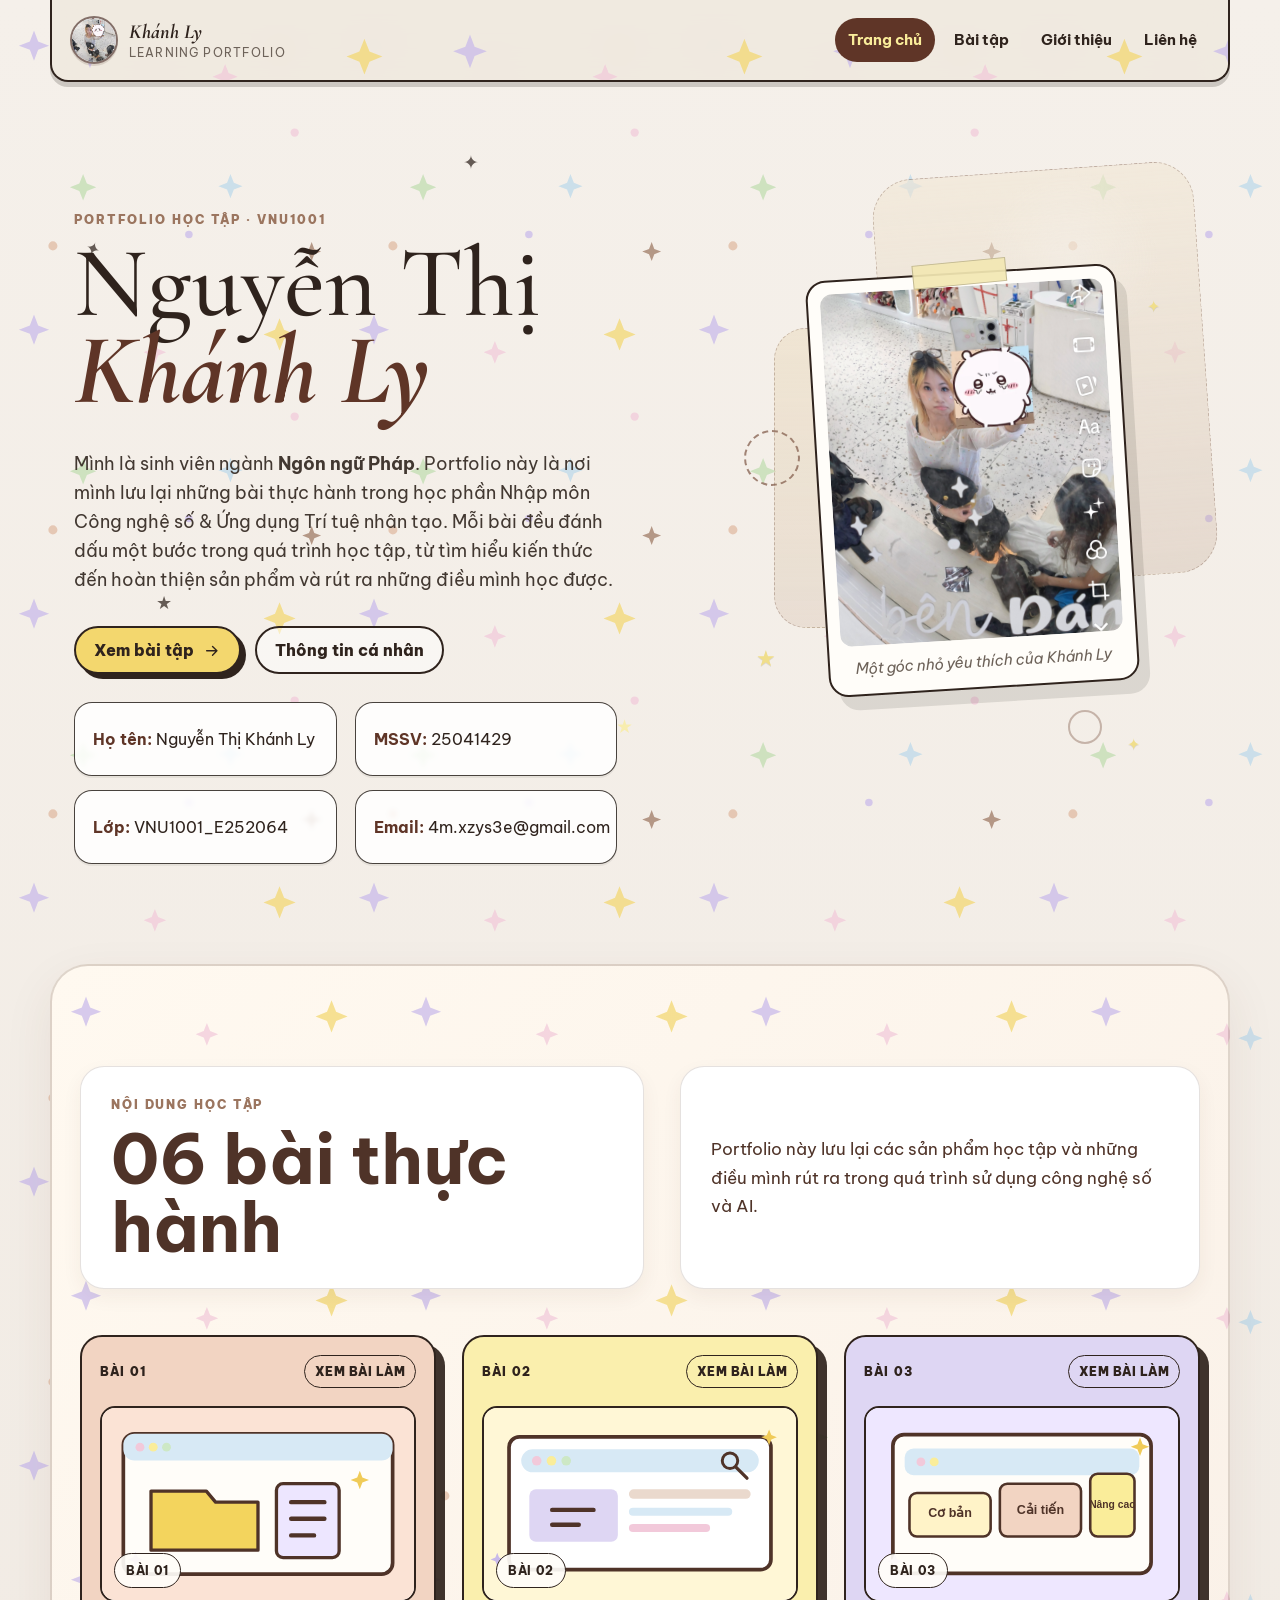
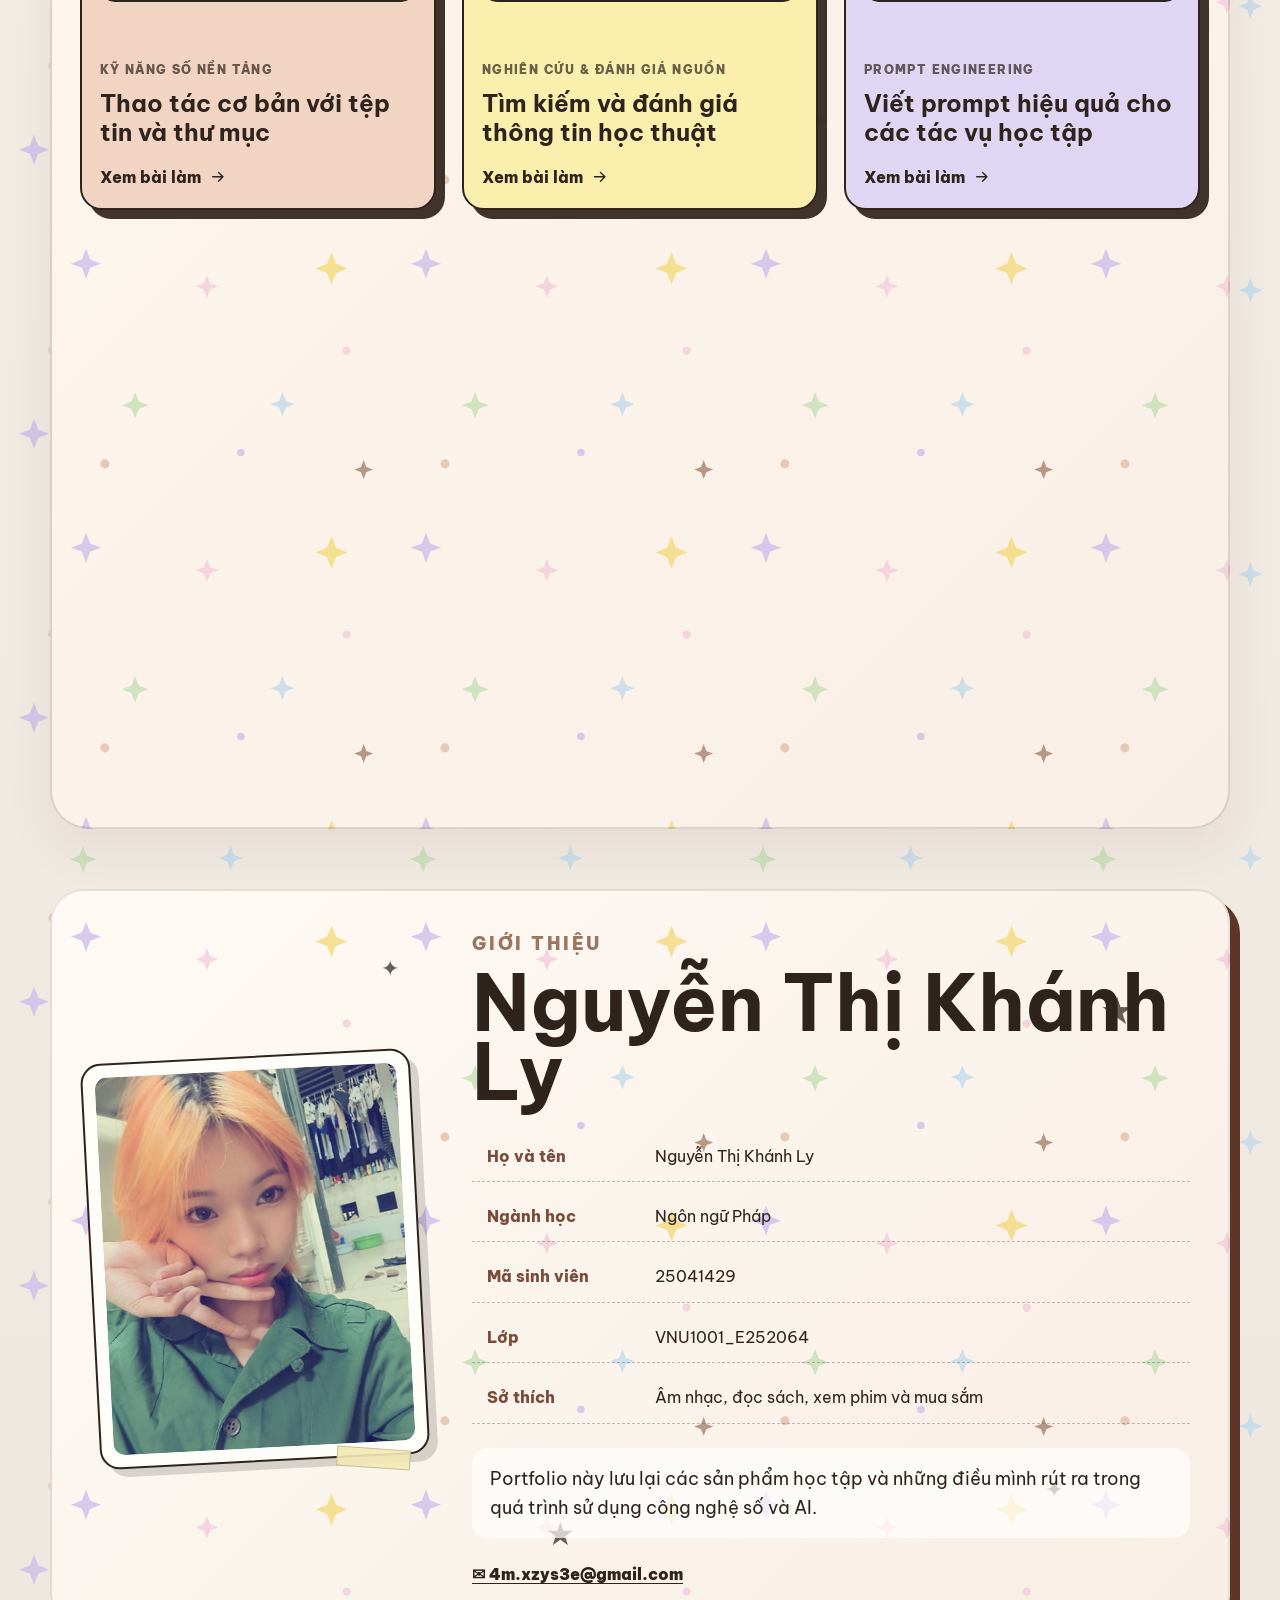
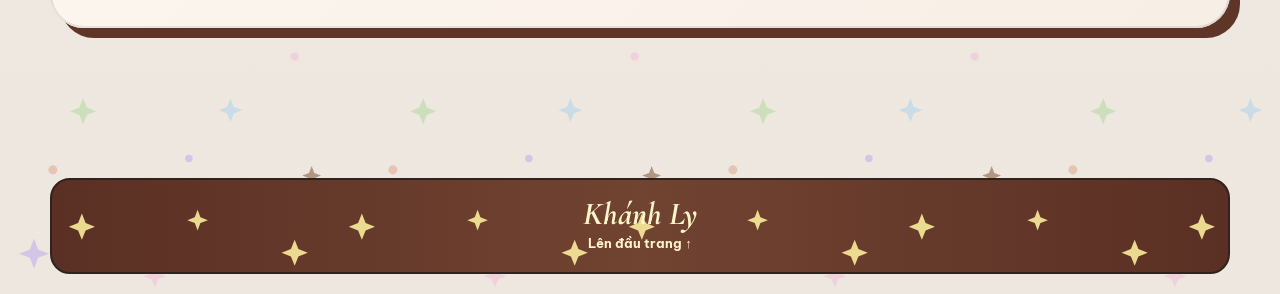
<file: index.html>
<!DOCTYPE html>

<html lang="vi">
<head>
<meta charset="utf-8"/>
<meta content="width=device-width, initial-scale=1" name="viewport"/>
<meta content="Portfolio môn Nhập môn Công nghệ số và Ứng dụng trí tuệ nhân tạo của Nguyễn Thị Khánh Ly." name="description"/>
<meta content="#3f2117" name="theme-color"/>
<title>Nguyễn Thị Khánh Ly — Portfolio</title>
<script>document.documentElement.classList.add('js')</script>
<link href="assets/favicon.svg" rel="icon" type="image/svg+xml"/>
<link href="https://fonts.googleapis.com" rel="preconnect"/>
<link crossorigin="" href="https://fonts.gstatic.com" rel="preconnect"/>
<link href="assets/styles.css" rel="stylesheet"/>
</head>
<body class="home-page portfolio-home">
<a class="skip-link" href="#main-content">Bỏ qua điều hướng</a>
<header class="site-header">
<a aria-label="Về trang chủ" class="brand" href="index.html">
<span class="brand-avatar"><img src="assets/images/photo-mirror.jpg" alt="Ảnh đại diện Khánh Ly"/></span>
<span class="brand-copy"><strong>Khánh Ly</strong><small>Learning portfolio</small></span>
</a>
<button aria-controls="main-nav" aria-expanded="false" aria-label="Mở menu" class="nav-toggle" type="button"><span></span><span></span><span></span></button>
<nav aria-label="Điều hướng chính" class="main-nav" id="main-nav">
<a aria-current="page" href="index.html#home">Trang chủ</a>
<a href="index.html#assignments">Bài tập</a>
<a href="index.html#about">Giới thiệu</a>
<a href="mailto:4m.xzys3e@gmail.com">Liên hệ</a>
</nav>
</header>
<main id="main-content">
<section class="hero section-shell" id="home">
<div aria-hidden="true" class="hero-stars"><span>✦</span><span>★</span><span>✦</span><span>★</span><span>✦</span><span>★</span><span>✦</span><span>★</span><span>✦</span></div>
<div class="hero-copy reveal">
<p class="eyebrow">Portfolio học tập · VNU1001</p>
<h1>Nguyễn Thị<br/><em>Khánh Ly</em></h1>
<p class="hero-lead">Mình là sinh viên ngành <strong>Ngôn ngữ Pháp</strong>. Portfolio này là nơi mình lưu lại những bài thực hành trong học phần Nhập môn Công nghệ số &amp; Ứng dụng Trí tuệ nhân tạo. Mỗi bài đều đánh dấu một bước trong quá trình học tập, từ tìm hiểu kiến thức đến hoàn thiện sản phẩm và rút ra những điều mình học được.</p>
<div class="hero-actions">
<a class="button button--primary" href="#assignments">Xem bài tập <svg aria-hidden="true" viewbox="0 0 24 24"><path d="M5 12h14M13 6l6 6-6 6"></path></svg></a>
<a class="button button--ghost" href="#about">Thông tin cá nhân</a>
</div>
<ul class="hero-facts reveal">
<li><strong>Họ tên:</strong> Nguyễn Thị Khánh Ly</li>
<li><strong>MSSV:</strong> 25041429</li>
<li><strong>Lớp:</strong> VNU1001_E252064</li>
<li><strong>Email:</strong> 4m.xzys3e@gmail.com</li>
</ul>
</div>
<div aria-label="Ảnh cá nhân của Nguyễn Thị Khánh Ly" class="profile-stage reveal">
<div aria-hidden="true" class="profile-stage__bg"></div>
<figure class="hero-photo hero-photo--main">
<img alt="Ảnh cá nhân của Nguyễn Thị Khánh Ly" src="assets/images/photo-mirror.jpg"/>
<figcaption>Một góc nhỏ yêu thích của Khánh Ly</figcaption>
</figure>
<div aria-hidden="true" class="hero-decor">
<span class="spark spark--1">✦</span>
<span class="spark spark--2">★</span>
<span class="spark spark--3">✦</span>
<span class="ring ring--1"></span>
<span class="ring ring--2"></span>
</div>
</div>
</section>
<section class="assignments-section section-shell" id="assignments">
<div class="section-heading reveal">
<div><p class="eyebrow">Nội dung học tập</p><h2>06 bài thực hành</h2></div>
<p>Portfolio này lưu lại các sản phẩm học tập và những điều mình rút ra trong quá trình sử dụng công nghệ số và AI.</p>
</div>
<div class="assignment-grid">
<a aria-label="Bài 1: Thao tác cơ bản với tệp tin và thư mục" class="assignment-card assignment-card--1" href="bai-1.html">
<div class="assignment-topline"><span>Bài 01</span><span class="assignment-status">Xem bài làm</span></div>
<div class="card-visual card-visual--cover card-cover--1"><img alt="Ảnh minh họa thao tác tệp tin và thư mục" decoding="async" loading="lazy" src="assets/images/cover-bai-1.svg"/><span class="cover-badge">Bài 01</span></div>
<div class="assignment-copy">
<p>Kỹ năng số nền tảng</p>
<h3>Thao tác cơ bản với tệp tin và thư mục</h3>
<span class="assignment-link">Xem bài làm <svg aria-hidden="true" viewbox="0 0 24 24"><path d="M5 12h14M13 6l6 6-6 6"></path></svg></span>
</div>
</a>
<a aria-label="Bài 2: Tìm kiếm và đánh giá thông tin học thuật" class="assignment-card assignment-card--2" href="bai-2.html">
<div class="assignment-topline"><span>Bài 02</span><span class="assignment-status">Xem bài làm</span></div>
<div class="card-visual card-visual--cover card-cover--2"><img alt="Ảnh minh họa tìm kiếm và đánh giá nguồn học thuật" decoding="async" loading="lazy" src="assets/images/cover-bai-2.svg"/><span class="cover-badge">Bài 02</span></div>
<div class="assignment-copy">
<p>Nghiên cứu &amp; đánh giá nguồn</p>
<h3>Tìm kiếm và đánh giá thông tin học thuật</h3>
<span class="assignment-link">Xem bài làm <svg aria-hidden="true" viewbox="0 0 24 24"><path d="M5 12h14M13 6l6 6-6 6"></path></svg></span>
</div>
</a>
<a aria-label="Bài 3: Viết prompt hiệu quả cho các tác vụ học tập" class="assignment-card assignment-card--3" href="bai-3.html">
<div class="assignment-topline"><span>Bài 03</span><span class="assignment-status">Xem bài làm</span></div>
<div class="card-visual card-visual--cover card-cover--3"><img alt="Ảnh minh họa quá trình viết prompt" decoding="async" loading="lazy" src="assets/images/cover-bai-3.svg"/><span class="cover-badge">Bài 03</span></div>
<div class="assignment-copy">
<p>Prompt engineering</p>
<h3>Viết prompt hiệu quả cho các tác vụ học tập</h3>
<span class="assignment-link">Xem bài làm <svg aria-hidden="true" viewbox="0 0 24 24"><path d="M5 12h14M13 6l6 6-6 6"></path></svg></span>
</div>
</a>
<a aria-label="Bài 4: Sử dụng công cụ hợp tác trực tuyến cho dự án nhóm" class="assignment-card assignment-card--4" href="bai-4.html">
<div class="assignment-topline"><span>Bài 04</span><span class="assignment-status">Xem bài làm</span></div>
<div class="card-visual card-visual--cover card-cover--4"><img alt="Ảnh minh họa công cụ hợp tác trực tuyến" decoding="async" loading="lazy" src="assets/images/cover-bai-4.svg"/><span class="cover-badge">Bài 04</span></div>
<div class="assignment-copy">
<p>Làm việc nhóm số</p>
<h3>Sử dụng công cụ hợp tác trực tuyến cho dự án nhóm</h3>
<span class="assignment-link">Xem bài làm <svg aria-hidden="true" viewbox="0 0 24 24"><path d="M5 12h14M13 6l6 6-6 6"></path></svg></span>
</div>
</a>
<a aria-label="Bài 5: Sử dụng AI tạo sinh để hỗ trợ sáng tạo nội dung" class="assignment-card assignment-card--5" href="bai-5.html">
<div class="assignment-topline"><span>Bài 05</span><span class="assignment-status">Xem bài làm</span></div>
<div class="card-visual card-visual--cover card-cover--5"><img alt="Ảnh minh họa sản phẩm sáng tạo bằng AI" decoding="async" loading="lazy" src="assets/images/cover-bai-5.svg"/><span class="cover-badge">Bài 05</span></div>
<div class="assignment-copy">
<p>Sáng tạo nội dung số</p>
<h3>Sử dụng AI tạo sinh để hỗ trợ sáng tạo nội dung</h3>
<span class="assignment-link">Xem bài làm <svg aria-hidden="true" viewbox="0 0 24 24"><path d="M5 12h14M13 6l6 6-6 6"></path></svg></span>
</div>
</a>
<a aria-label="Bài 6: Sử dụng AI có trách nhiệm trong học tập và nghiên cứu" class="assignment-card assignment-card--6" href="bai-6.html">
<div class="assignment-topline"><span>Bài 06</span><span class="assignment-status">Xem bài làm</span></div>
<div class="card-visual card-visual--cover card-cover--6"><img alt="Ảnh minh họa sử dụng AI có trách nhiệm" decoding="async" loading="lazy" src="assets/images/cover-bai-6.svg"/><span class="cover-badge">Bài 06</span></div>
<div class="assignment-copy">
<p>Đạo đức &amp; minh bạch</p>
<h3>Sử dụng AI có trách nhiệm trong học tập và nghiên cứu</h3>
<span class="assignment-link">Xem bài làm <svg aria-hidden="true" viewbox="0 0 24 24"><path d="M5 12h14M13 6l6 6-6 6"></path></svg></span>
</div>
</a>
</div>
</section>
<section class="about-section section-shell" id="about">
<div class="about-paper reveal">
<figure class="about-feature-photo">
<img alt="Ảnh cá nhân của Nguyễn Thị Khánh Ly" src="assets/images/photo-portrait.jpg"/>
</figure>
<div class="about-copy"><p class="eyebrow">Giới thiệu</p><h2>Nguyễn Thị Khánh Ly</h2><dl class="about-details"><div><dt>Họ và tên</dt><dd>Nguyễn Thị Khánh Ly</dd></div><div><dt>Ngành học</dt><dd>Ngôn ngữ Pháp</dd></div><div><dt>Mã sinh viên</dt><dd>25041429</dd></div><div><dt>Lớp</dt><dd>VNU1001_E252064</dd></div><div><dt>Sở thích</dt><dd>Âm nhạc, đọc sách, xem phim và mua sắm</dd></div></dl><p class="about-note">Portfolio này lưu lại các sản phẩm học tập và những điều mình rút ra trong quá trình sử dụng công nghệ số và AI.</p><a class="mail-link" href="mailto:4m.xzys3e@gmail.com">✉  4m.xzys3e@gmail.com</a></div>
<div aria-hidden="true" class="about-stars"><span>★</span><span>✦</span><span>★</span><span>✦</span><span>★</span><span>✦</span><span>★</span><span>✦</span></div>
</div>
</section>
</main>
<footer class="site-footer"><span class="footer-signature">Khánh Ly</span><a href="#home">Lên đầu trang ↑</a></footer>
<script src="assets/script.js"></script>
</body></html>
</file>
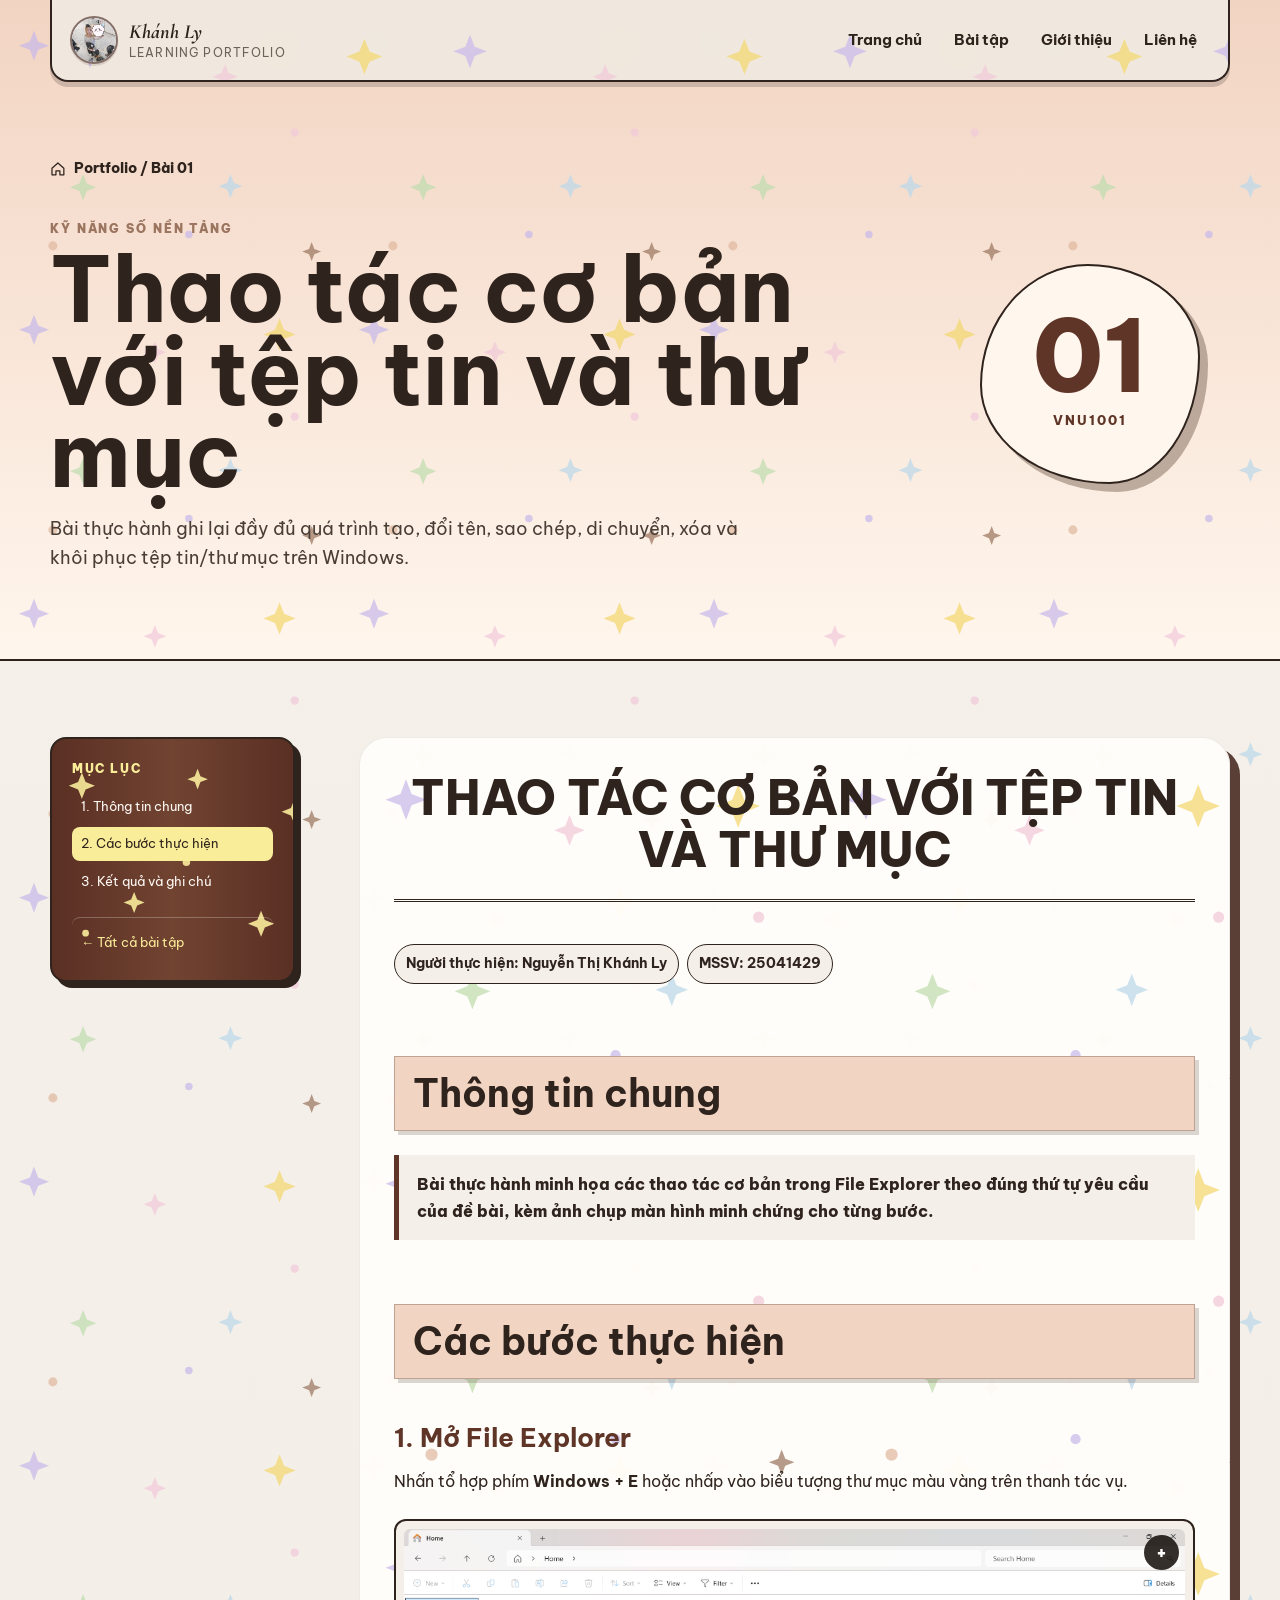
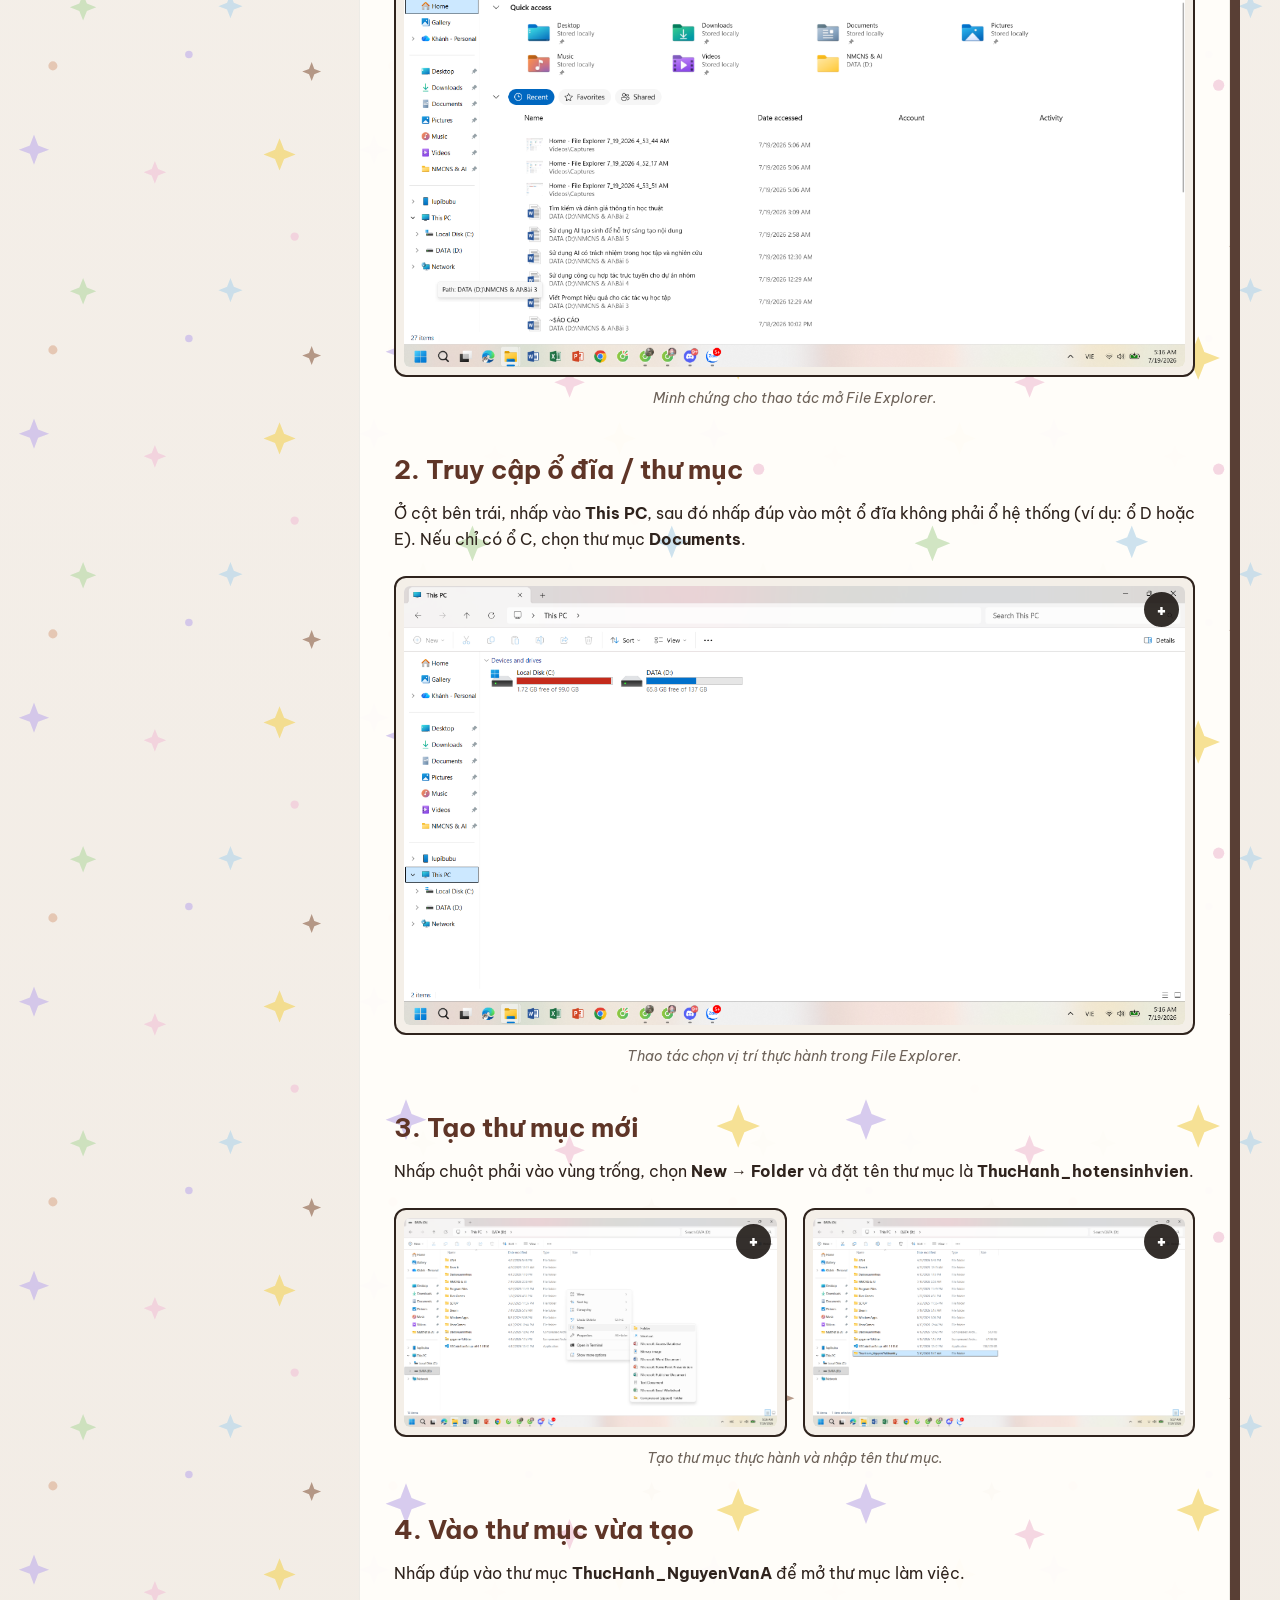
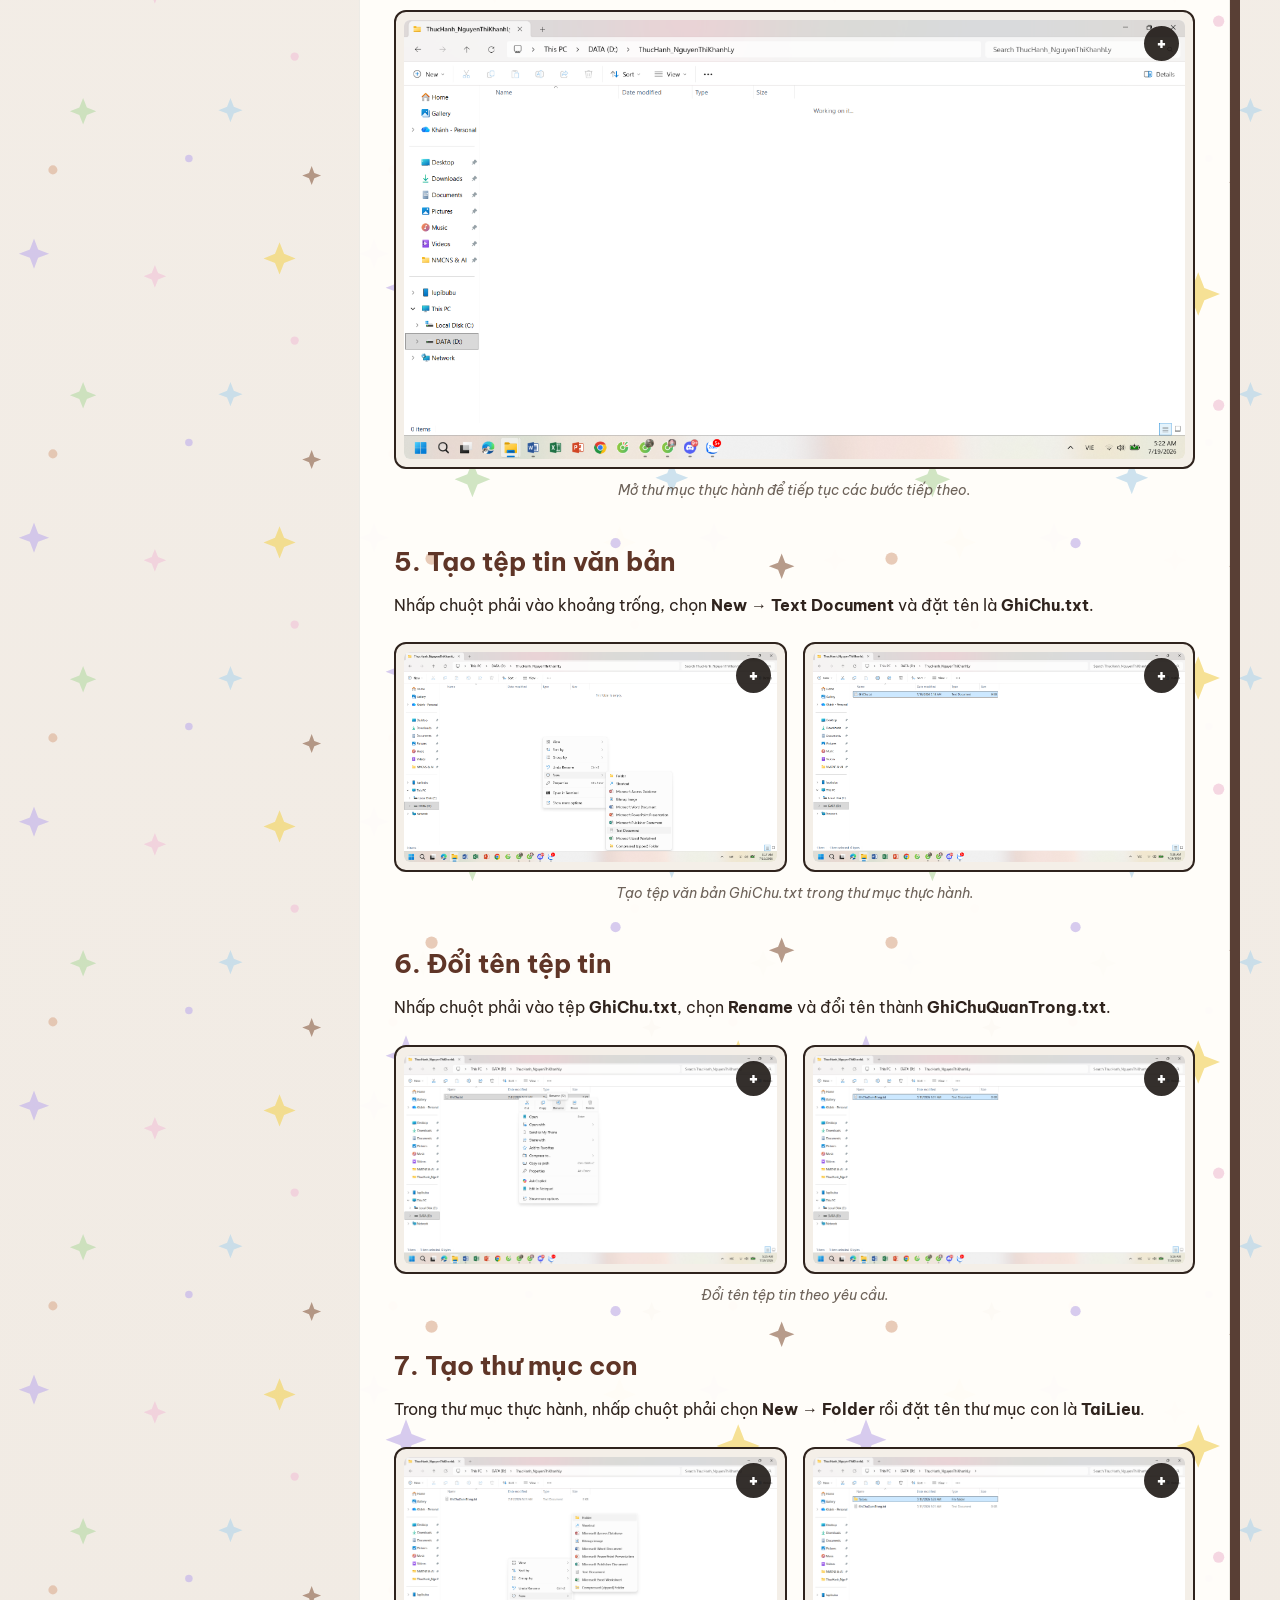
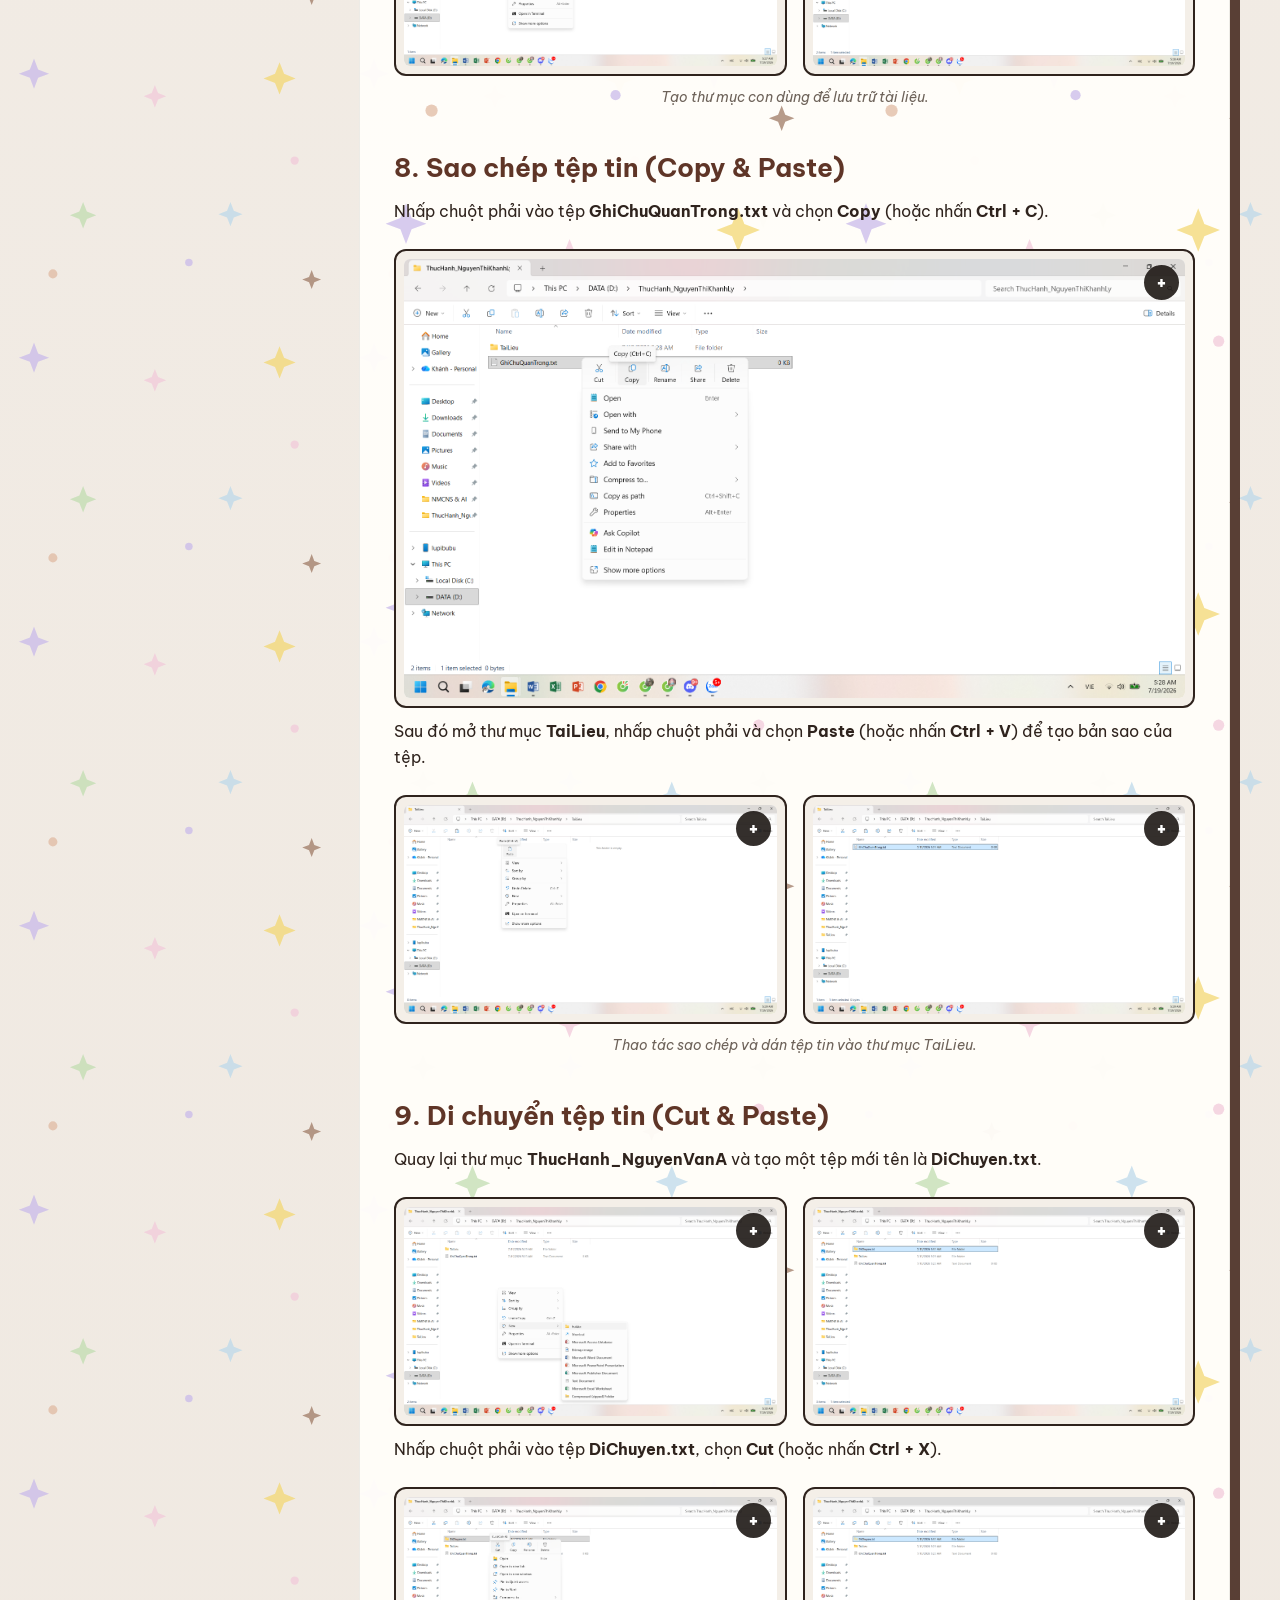
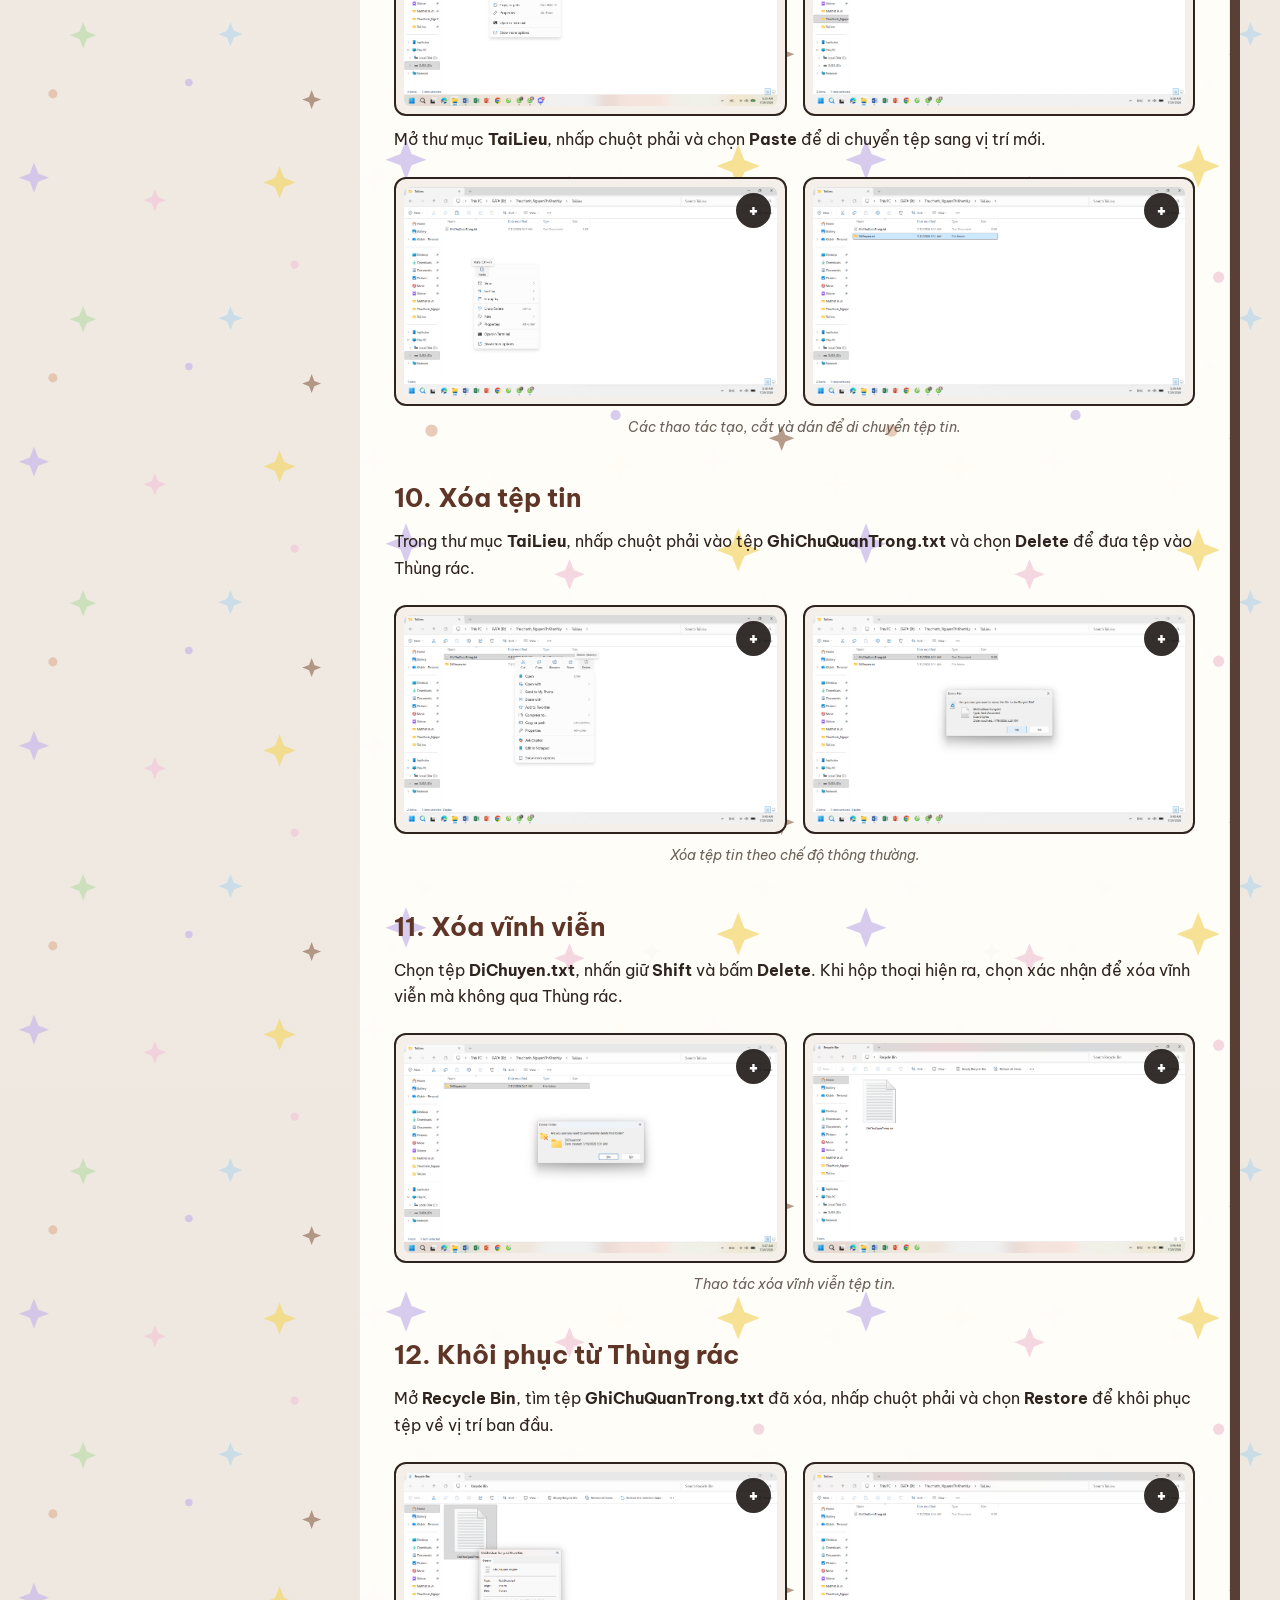
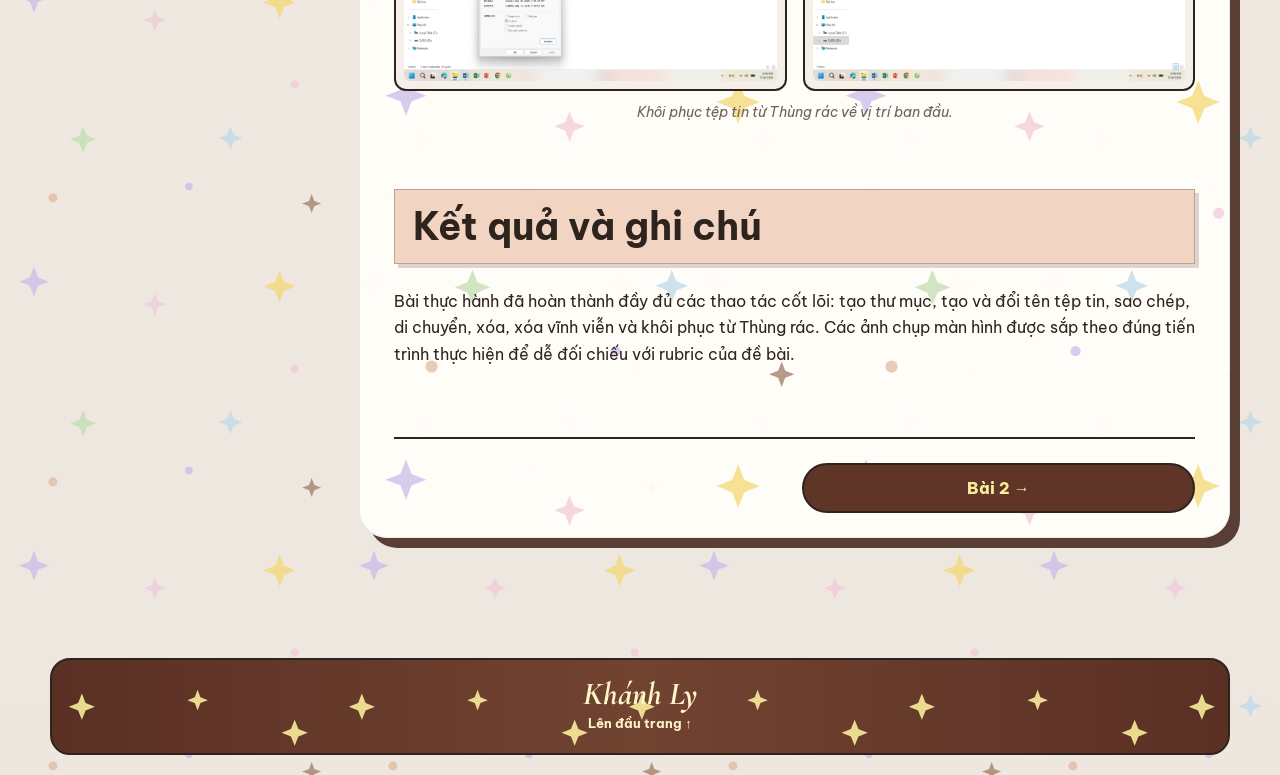
<file: bai-1.html>
<!DOCTYPE html>

<html lang="vi">
<head>
<meta charset="utf-8"/>
<meta content="width=device-width, initial-scale=1" name="viewport"/>
<meta content="#3f2117" name="theme-color"/>
<title>Bài 1 — Thao tác cơ bản với tệp tin và thư mục</title>
<script>document.documentElement.classList.add('js')</script>
<link href="assets/favicon.svg" rel="icon" type="image/svg+xml"/>
<link href="https://fonts.googleapis.com" rel="preconnect"/>
<link crossorigin="" href="https://fonts.gstatic.com" rel="preconnect"/>
<link href="assets/styles.css" rel="stylesheet"/>
</head>
<body class="assignment-page lesson-1">
<a class="skip-link" href="#main-content">Bỏ qua điều hướng</a>
<header class="site-header">
<a aria-label="Về trang chủ" class="brand" href="index.html">
<span class="brand-avatar"><img src="assets/images/photo-mirror.jpg" alt="Ảnh đại diện Khánh Ly"/></span>
<span class="brand-copy"><strong>Khánh Ly</strong><small>Learning portfolio</small></span>
</a>
<button aria-controls="main-nav" aria-expanded="false" aria-label="Mở menu" class="nav-toggle" type="button"><span></span><span></span><span></span></button>
<nav aria-label="Điều hướng chính" class="main-nav" id="main-nav">
<a href="index.html#home">Trang chủ</a><a href="index.html#assignments">Bài tập</a><a href="index.html#about">Giới thiệu</a><a href="mailto:4m.xzys3e@gmail.com">Liên hệ</a>
</nav>
</header>
<main class="assignment-main" id="main-content">
<section class="assignment-hero section-shell">
<div class="assignment-hero__copy reveal">
<a class="breadcrumb" href="index.html#assignments"><svg aria-hidden="true" viewbox="0 0 24 24"><path d="m3 11 9-8 9 8v10h-6v-6H9v6H3z"></path></svg> Portfolio / Bài 01</a>
<p class="eyebrow">Kỹ năng số nền tảng</p>
<h1>Thao tác cơ bản với tệp tin và thư mục</h1>
<p>Bài thực hành ghi lại đầy đủ quá trình tạo, đổi tên, sao chép, di chuyển, xóa và khôi phục tệp tin/thư mục trên Windows.</p>
</div>
<div aria-hidden="true" class="assignment-number reveal"><span>01</span><small>VNU1001</small></div>
</section>
<section class="article-shell section-shell">
<aside class="article-toc"><div class="toc-card"><p class="toc-title">Mục lục</p><ol><li><a href="#tong-quan">1. Thông tin chung</a></li><li><a href="#cac-buoc">2. Các bước thực hiện</a></li><li><a href="#tong-ket">3. Kết quả và ghi chú</a></li></ol><a class="toc-back" href="index.html#assignments">← Tất cả bài tập</a></div></aside>
<article class="document-content">
<h1 class="document-title">Thao tác cơ bản với tệp tin và thư mục</h1>
<p class="document-meta">Người thực hiện: Nguyễn Thị Khánh Ly</p><p class="document-meta">MSSV: 25041429</p>
<section id="tong-quan">
<h2>Thông tin chung</h2>
<p class="topic-line">Bài thực hành minh họa các thao tác cơ bản trong File Explorer theo đúng thứ tự yêu cầu của đề bài, kèm ảnh chụp màn hình minh chứng cho từng bước.</p>
</section>
<section id="cac-buoc">
<h2>Các bước thực hiện</h2>
<h3 id="step-1">1. Mở File Explorer</h3>
<p>Nhấn tổ hợp phím <strong>Windows + E</strong> hoặc nhấp vào biểu tượng thư mục màu vàng trên thanh tác vụ.</p>
<div class="media-grid media-grid--single"><button class="media-button" type="button"><img alt="Minh chứng bước 1 mở File Explorer" src="assets/images/bai-1-01.png"/><span class="media-zoom">+</span></button></div>
<p class="figure-caption">Minh chứng cho thao tác mở File Explorer.</p>
<h3 id="step-2">2. Truy cập ổ đĩa / thư mục</h3>
<p>Ở cột bên trái, nhấp vào <strong>This PC</strong>, sau đó nhấp đúp vào một ổ đĩa không phải ổ hệ thống (ví dụ: ổ D hoặc E). Nếu chỉ có ổ C, chọn thư mục <strong>Documents</strong>.</p>
<div class="media-grid media-grid--single"><button class="media-button" type="button"><img alt="Minh chứng bước 2 truy cập ổ đĩa hoặc thư mục" src="assets/images/bai-1-02.png"/><span class="media-zoom">+</span></button></div>
<p class="figure-caption">Thao tác chọn vị trí thực hành trong File Explorer.</p>
<h3 id="step-3">3. Tạo thư mục mới</h3>
<p>Nhấp chuột phải vào vùng trống, chọn <strong>New → Folder</strong> và đặt tên thư mục là <strong>ThucHanh_hotensinhvien</strong>.</p>
<div class="media-grid"><button class="media-button" type="button"><img alt="Tạo thư mục mới từ menu chuột phải" src="assets/images/bai-1-03.png"/><span class="media-zoom">+</span></button><button class="media-button" type="button"><img alt="Đặt tên cho thư mục thực hành" src="assets/images/bai-1-04.png"/><span class="media-zoom">+</span></button></div>
<p class="figure-caption">Tạo thư mục thực hành và nhập tên thư mục.</p>
<h3 id="step-4">4. Vào thư mục vừa tạo</h3>
<p>Nhấp đúp vào thư mục <strong>ThucHanh_NguyenVanA</strong> để mở thư mục làm việc.</p>
<div class="media-grid media-grid--single"><button class="media-button" type="button"><img alt="Mở thư mục vừa tạo" src="assets/images/bai-1-05.png"/><span class="media-zoom">+</span></button></div>
<p class="figure-caption">Mở thư mục thực hành để tiếp tục các bước tiếp theo.</p>
<h3 id="step-5">5. Tạo tệp tin văn bản</h3>
<p>Nhấp chuột phải vào khoảng trống, chọn <strong>New → Text Document</strong> và đặt tên là <strong>GhiChu.txt</strong>.</p>
<div class="media-grid"><button class="media-button" type="button"><img alt="Tạo tệp tin văn bản mới" src="assets/images/bai-1-06.png"/><span class="media-zoom">+</span></button><button class="media-button" type="button"><img alt="Tệp GhiChu.txt sau khi được tạo" src="assets/images/bai-1-07.png"/><span class="media-zoom">+</span></button></div>
<p class="figure-caption">Tạo tệp văn bản GhiChu.txt trong thư mục thực hành.</p>
<h3 id="step-6">6. Đổi tên tệp tin</h3>
<p>Nhấp chuột phải vào tệp <strong>GhiChu.txt</strong>, chọn <strong>Rename</strong> và đổi tên thành <strong>GhiChuQuanTrong.txt</strong>.</p>
<div class="media-grid"><button class="media-button" type="button"><img alt="Mở menu đổi tên tệp" src="assets/images/bai-1-08.png"/><span class="media-zoom">+</span></button><button class="media-button" type="button"><img alt="Tệp sau khi đổi tên thành GhiChuQuanTrong.txt" src="assets/images/bai-1-09.png"/><span class="media-zoom">+</span></button></div>
<p class="figure-caption">Đổi tên tệp tin theo yêu cầu.</p>
<h3 id="step-7">7. Tạo thư mục con</h3>
<p>Trong thư mục thực hành, nhấp chuột phải chọn <strong>New → Folder</strong> rồi đặt tên thư mục con là <strong>TaiLieu</strong>.</p>
<div class="media-grid"><button class="media-button" type="button"><img alt="Tạo thư mục con TaiLieu" src="assets/images/bai-1-10.png"/><span class="media-zoom">+</span></button><button class="media-button" type="button"><img alt="Thư mục con TaiLieu đã được tạo" src="assets/images/bai-1-11.png"/><span class="media-zoom">+</span></button></div>
<p class="figure-caption">Tạo thư mục con dùng để lưu trữ tài liệu.</p>
<h3 id="step-8">8. Sao chép tệp tin (Copy &amp; Paste)</h3>
<p>Nhấp chuột phải vào tệp <strong>GhiChuQuanTrong.txt</strong> và chọn <strong>Copy</strong> (hoặc nhấn <strong>Ctrl + C</strong>).</p>
<div class="media-grid media-grid--single"><button class="media-button" type="button"><img alt="Sao chép tệp GhiChuQuanTrong" src="assets/images/bai-1-12.png"/><span class="media-zoom">+</span></button></div>
<p>Sau đó mở thư mục <strong>TaiLieu</strong>, nhấp chuột phải và chọn <strong>Paste</strong> (hoặc nhấn <strong>Ctrl + V</strong>) để tạo bản sao của tệp.</p>
<div class="media-grid"><button class="media-button" type="button"><img alt="Dán tệp vào thư mục TaiLieu" src="assets/images/bai-1-13.png"/><span class="media-zoom">+</span></button><button class="media-button" type="button"><img alt="Bản sao tệp xuất hiện trong thư mục TaiLieu" src="assets/images/bai-1-14.png"/><span class="media-zoom">+</span></button></div>
<p class="figure-caption">Thao tác sao chép và dán tệp tin vào thư mục TaiLieu.</p>
<h3 id="step-9">9. Di chuyển tệp tin (Cut &amp; Paste)</h3>
<p>Quay lại thư mục <strong>ThucHanh_NguyenVanA</strong> và tạo một tệp mới tên là <strong>DiChuyen.txt</strong>.</p>
<div class="media-grid"><button class="media-button" type="button"><img alt="Tạo tệp DiChuyen.txt" src="assets/images/bai-1-15.png"/><span class="media-zoom">+</span></button><button class="media-button" type="button"><img alt="Tệp DiChuyen.txt đã được tạo" src="assets/images/bai-1-16.png"/><span class="media-zoom">+</span></button></div>
<p>Nhấp chuột phải vào tệp <strong>DiChuyen.txt</strong>, chọn <strong>Cut</strong> (hoặc nhấn <strong>Ctrl + X</strong>).</p>
<div class="media-grid"><button class="media-button" type="button"><img alt="Cắt tệp DiChuyen.txt" src="assets/images/bai-1-17.png"/><span class="media-zoom">+</span></button><button class="media-button" type="button"><img alt="Tệp DiChuyen.txt ở trạng thái cắt" src="assets/images/bai-1-18.png"/><span class="media-zoom">+</span></button></div>
<p>Mở thư mục <strong>TaiLieu</strong>, nhấp chuột phải và chọn <strong>Paste</strong> để di chuyển tệp sang vị trí mới.</p>
<div class="media-grid"><button class="media-button" type="button"><img alt="Dán tệp DiChuyen.txt vào thư mục TaiLieu" src="assets/images/bai-1-19.png"/><span class="media-zoom">+</span></button><button class="media-button" type="button"><img alt="Tệp DiChuyen.txt đã được di chuyển vào TaiLieu" src="assets/images/bai-1-20.png"/><span class="media-zoom">+</span></button></div>
<p class="figure-caption">Các thao tác tạo, cắt và dán để di chuyển tệp tin.</p>
<h3 id="step-10">10. Xóa tệp tin</h3>
<p>Trong thư mục <strong>TaiLieu</strong>, nhấp chuột phải vào tệp <strong>GhiChuQuanTrong.txt</strong> và chọn <strong>Delete</strong> để đưa tệp vào Thùng rác.</p>
<div class="media-grid"><button class="media-button" type="button"><img alt="Chọn xóa tệp GhiChuQuanTrong" src="assets/images/bai-1-21.png"/><span class="media-zoom">+</span></button><button class="media-button" type="button"><img alt="Hộp thoại xác nhận xóa tệp" src="assets/images/bai-1-22.png"/><span class="media-zoom">+</span></button></div>
<p class="figure-caption">Xóa tệp tin theo chế độ thông thường.</p>
<h3 id="step-11">11. Xóa vĩnh viễn</h3>
<p>Chọn tệp <strong>DiChuyen.txt</strong>, nhấn giữ <strong>Shift</strong> và bấm <strong>Delete</strong>. Khi hộp thoại hiện ra, chọn xác nhận để xóa vĩnh viễn mà không qua Thùng rác.</p>
<div class="media-grid"><button class="media-button" type="button"><img alt="Thực hiện thao tác Shift Delete" src="assets/images/bai-1-23.png"/><span class="media-zoom">+</span></button><button class="media-button" type="button"><img alt="Hộp thoại xác nhận xóa vĩnh viễn" src="assets/images/bai-1-24.png"/><span class="media-zoom">+</span></button></div>
<p class="figure-caption">Thao tác xóa vĩnh viễn tệp tin.</p>
<h3 id="step-12">12. Khôi phục từ Thùng rác</h3>
<p>Mở <strong>Recycle Bin</strong>, tìm tệp <strong>GhiChuQuanTrong.txt</strong> đã xóa, nhấp chuột phải và chọn <strong>Restore</strong> để khôi phục tệp về vị trí ban đầu.</p>
<div class="media-grid"><button class="media-button" type="button"><img alt="Khôi phục tệp từ Recycle Bin" src="assets/images/bai-1-25.png"/><span class="media-zoom">+</span></button><button class="media-button" type="button"><img alt="Tệp sau khi được khôi phục" src="assets/images/bai-1-26.png"/><span class="media-zoom">+</span></button></div>
<p class="figure-caption">Khôi phục tệp tin từ Thùng rác về vị trí ban đầu.</p>
</section>
<section id="tong-ket">
<h2>Kết quả và ghi chú</h2>
<p>Bài thực hành đã hoàn thành đầy đủ các thao tác cốt lõi: tạo thư mục, tạo và đổi tên tệp tin, sao chép, di chuyển, xóa, xóa vĩnh viễn và khôi phục từ Thùng rác. Các ảnh chụp màn hình được sắp theo đúng tiến trình thực hiện để dễ đối chiếu với rubric của đề bài.</p>
</section>
<div class="article-pager"><span></span><a href="bai-2.html">Bài 2 →</a></div>
</article>
</section>
</main>
<div aria-label="Xem ảnh minh chứng" aria-modal="true" class="lightbox" hidden="" role="dialog"><button aria-label="Đóng ảnh" class="lightbox-close" type="button">×</button><img alt="Ảnh minh chứng phóng lớn"/></div>
<button aria-label="Lên đầu trang" class="back-to-top" type="button">↑</button>
<footer class="site-footer"><span class="footer-signature">Khánh Ly</span><a href="#main-content">Lên đầu trang ↑</a></footer>
<script src="assets/script.js"></script>
</body></html>
</file>
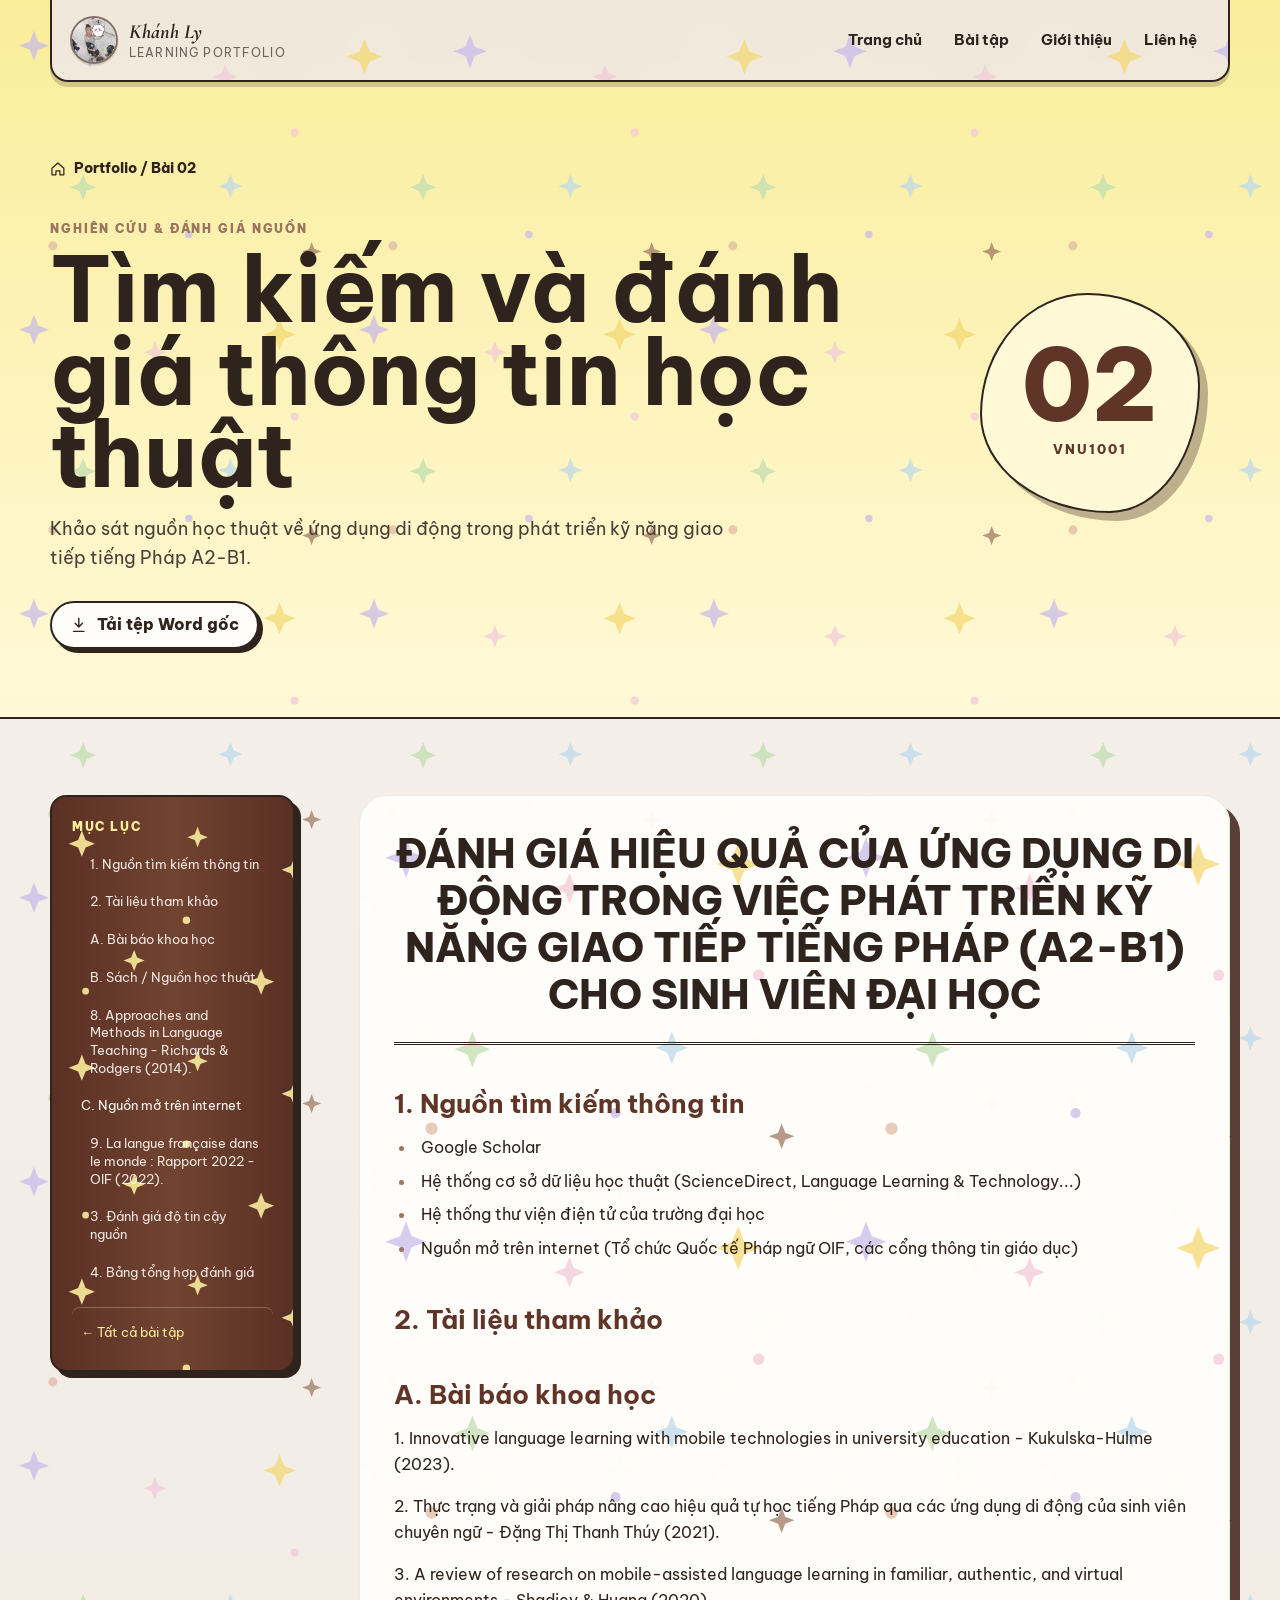
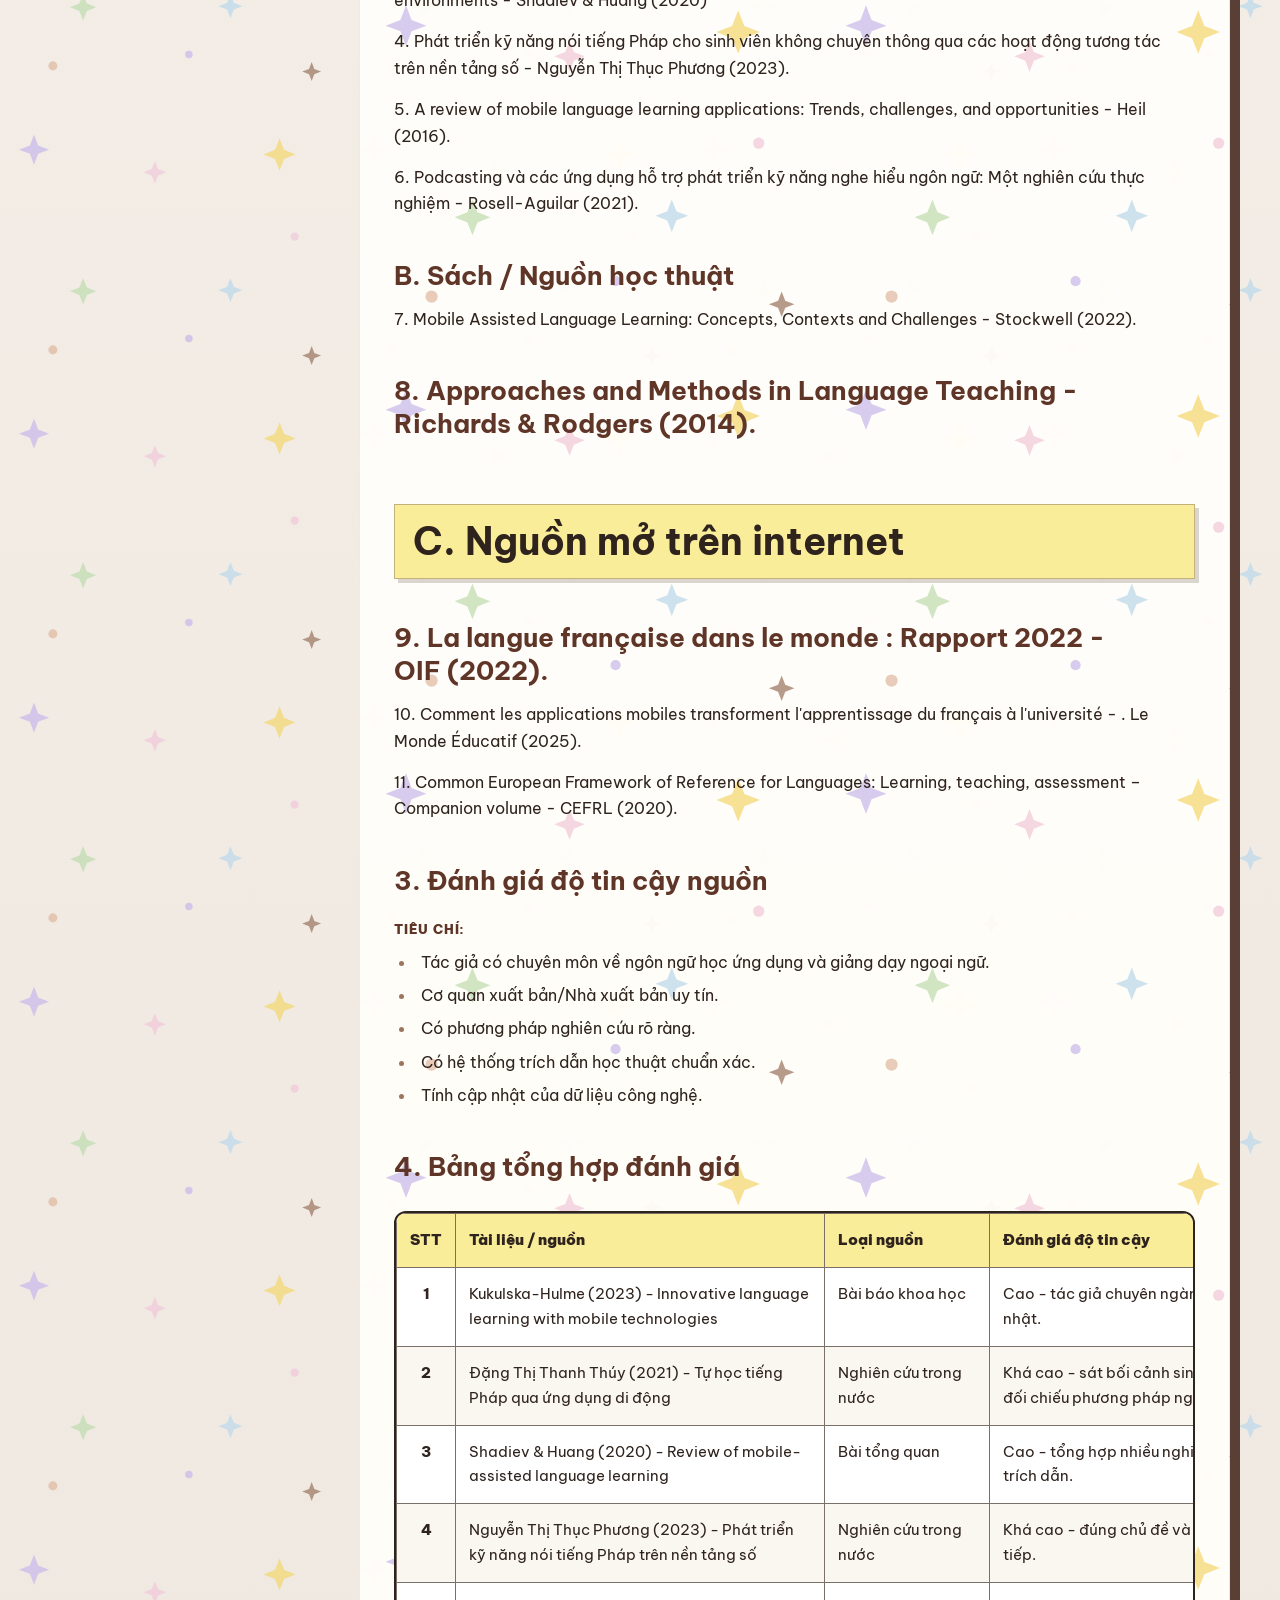
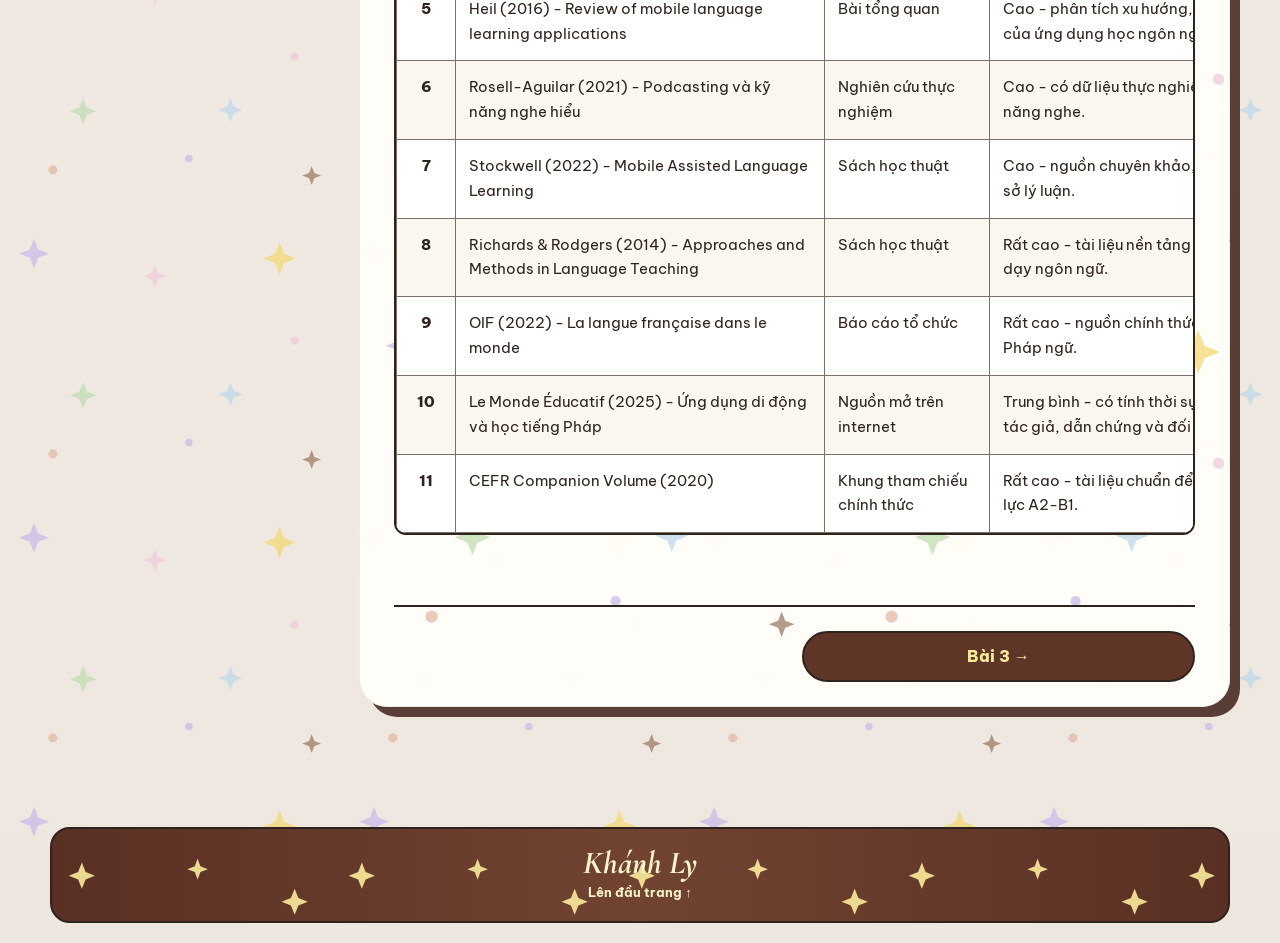
<file: bai-2.html>
<!DOCTYPE html>

<html lang="vi">
<head>
<meta charset="utf-8"/>
<meta content="width=device-width, initial-scale=1" name="viewport"/>
<meta content="Khảo sát nguồn học thuật về ứng dụng di động trong phát triển kỹ năng giao tiếp tiếng Pháp A2–B1." name="description"/>
<meta content="#3f2117" name="theme-color"/>
<title>Bài 2 — Tìm kiếm và đánh giá thông tin học thuật</title>
<script>document.documentElement.classList.add('js')</script>
<link href="assets/favicon.svg" rel="icon" type="image/svg+xml"/>
<link href="https://fonts.googleapis.com" rel="preconnect"/>
<link crossorigin="" href="https://fonts.gstatic.com" rel="preconnect"/>
<link href="assets/styles.css" rel="stylesheet"/>
</head>
<body class="assignment-page lesson-2">
<a class="skip-link" href="#main-content">Bỏ qua điều hướng</a>
<header class="site-header">
<a aria-label="Về trang chủ" class="brand" href="index.html">
<span class="brand-avatar"><img src="assets/images/photo-mirror.jpg" alt="Ảnh đại diện Khánh Ly"/></span>
<span class="brand-copy"><strong>Khánh Ly</strong><small>Learning portfolio</small></span>
</a>
<button aria-controls="main-nav" aria-expanded="false" aria-label="Mở menu" class="nav-toggle" type="button"><span></span><span></span><span></span></button>
<nav aria-label="Điều hướng chính" class="main-nav" id="main-nav">
<a href="index.html#home">Trang chủ</a>
<a href="index.html#assignments">Bài tập</a>
<a href="index.html#about">Giới thiệu</a>
<a href="mailto:4m.xzys3e@gmail.com">Liên hệ</a>
</nav>
</header>
<main class="assignment-main" id="main-content">
<section class="assignment-hero section-shell">
<div class="assignment-hero__copy reveal">
<a class="breadcrumb" href="index.html#assignments"><svg aria-hidden="true" viewbox="0 0 24 24"><path d="m3 11 9-8 9 8v10h-6v-6H9v6H3z"></path></svg> Portfolio / Bài 02</a>
<p class="eyebrow">Nghiên cứu &amp; đánh giá nguồn</p>
<h1>Tìm kiếm và đánh giá thông tin học thuật</h1>
<p>Khảo sát nguồn học thuật về ứng dụng di động trong phát triển kỹ năng giao tiếp tiếng Pháp <span class="nowrap">A2-B1</span>.</p>
<a class="button button--download" download="" href="documents/bai-2-tim-kiem-va-danh-gia-thong-tin-hoc-thuat.docx"><svg aria-hidden="true" viewbox="0 0 24 24"><path d="M12 3v12m0 0 5-5m-5 5-5-5M5 21h14"></path></svg> Tải tệp Word gốc</a>
</div>
<div aria-hidden="true" class="assignment-number reveal"><span>02</span><small>VNU1001</small></div>
</section>
<section class="article-shell section-shell">
<aside class="article-toc">
<div class="toc-card"><p class="toc-title">Mục lục</p><ol><li class="toc-level-3"><a href="#1-nguon-tim-kiem-thong-tin-1">1. Nguồn tìm kiếm thông tin</a></li><li class="toc-level-3"><a href="#2-tai-lieu-tham-khao-2">2. Tài liệu tham khảo</a></li><li class="toc-level-3"><a href="#a-bai-bao-khoa-hoc-3">A. Bài báo khoa học</a></li><li class="toc-level-3"><a href="#b-sach-nguon-hoc-thuat-4">B. Sách / Nguồn học thuật</a></li><li class="toc-level-3"><a href="#8-approaches-and-methods-in-language-teaching-richards-rodgers-2014-5">8. Approaches and Methods in Language Teaching - Richards &amp; Rodgers (2014).</a></li><li class="toc-level-2"><a href="#c-nguon-mo-tren-internet-6">C. Nguồn mở trên internet</a></li><li class="toc-level-3"><a href="#9-la-langue-fran-aise-dans-le-monde-rapport-2022-oif-2022-7">9. La langue française dans le monde : Rapport 2022 - OIF (2022).</a></li><li class="toc-level-3"><a href="#3-danh-gia-do-tin-cay-nguon-8">3. Đánh giá độ tin cậy nguồn</a></li><li class="toc-level-3"><a href="#4-bang-tong-hop-danh-gia-9">4. Bảng tổng hợp đánh giá</a></li></ol><a class="toc-back" href="index.html#assignments">← Tất cả bài tập</a></div>
</aside>
<article class="document-content"><p class="document-title document-title--compact">ĐÁNH GIÁ HIỆU QUẢ CỦA ỨNG DỤNG DI ĐỘNG TRONG VIỆC PHÁT TRIỂN KỸ NĂNG GIAO TIẾP TIẾNG PHÁP <span class="nowrap">(A2-B1)</span> CHO SINH VIÊN ĐẠI HỌC</p>
<h3 id="1-nguon-tim-kiem-thong-tin-1">1. Nguồn tìm kiếm thông tin</h3>
<ul class="content-list">
<li>Google Scholar</li>
<li>Hệ thống cơ sở dữ liệu học thuật (ScienceDirect, Language Learning &amp; Technology...)</li>
<li>Hệ thống thư viện điện tử của trường đại học</li>
<li>Nguồn mở trên internet (Tổ chức Quốc tế Pháp ngữ OIF, các cổng thông tin giáo dục)</li>
</ul>
<h3 id="2-tai-lieu-tham-khao-2">2. Tài liệu tham khảo</h3>
<h3 id="a-bai-bao-khoa-hoc-3">A. Bài báo khoa học</h3>
<p>1. Innovative language learning with mobile technologies in university education - Kukulska-Hulme (2023).</p>
<p>2. Thực trạng và giải pháp nâng cao hiệu quả tự học tiếng Pháp qua các ứng dụng di động của sinh viên chuyên ngữ - Đặng Thị Thanh Thúy (2021).</p>
<p>3. A review of research on mobile-assisted language learning in familiar, authentic, and virtual environments - Shadiev &amp; Huang (2020)</p>
<p>4. Phát triển kỹ năng nói tiếng Pháp cho sinh viên không chuyên thông qua các hoạt động tương tác trên nền tảng số - Nguyễn Thị Thục Phương (2023).</p>
<p>5. A review of mobile language learning applications: Trends, challenges, and opportunities - Heil (2016).</p>
<p>6. Podcasting và các ứng dụng hỗ trợ phát triển kỹ năng nghe hiểu ngôn ngữ: Một nghiên cứu thực nghiệm - Rosell-Aguilar (2021).</p>
<h3 id="b-sach-nguon-hoc-thuat-4">B. Sách / Nguồn học thuật</h3>
<p>7. Mobile Assisted Language Learning: Concepts, Contexts and Challenges - Stockwell (2022).</p>
<h3 id="8-approaches-and-methods-in-language-teaching-richards-rodgers-2014-5">8. Approaches and Methods in Language Teaching - Richards &amp; Rodgers (2014).</h3>
<h2 id="c-nguon-mo-tren-internet-6">C. Nguồn mở trên internet</h2>
<h3 id="9-la-langue-fran-aise-dans-le-monde-rapport-2022-oif-2022-7">9. La langue française dans le monde : Rapport 2022 - OIF (2022).</h3>
<p>10. Comment les applications mobiles transforment l'apprentissage du français à l'université - . Le Monde Éducatif (2025).</p>
<p>11. Common European Framework of Reference for Languages: Learning, teaching, assessment – Companion volume - CEFRL (2020).</p>
<h3 id="3-danh-gia-do-tin-cay-nguon-8">3. Đánh giá độ tin cậy nguồn</h3>
<p class="content-label">Tiêu chí:</p>
<ul class="content-list">
<li>Tác giả có chuyên môn về ngôn ngữ học ứng dụng và giảng dạy ngoại ngữ.</li>
<li>Cơ quan xuất bản/Nhà xuất bản uy tín.</li>
<li>Có phương pháp nghiên cứu rõ ràng.</li>
<li>Có hệ thống trích dẫn học thuật chuẩn xác.</li>
<li>Tính cập nhật của dữ liệu công nghệ.</li>
</ul>
<h3 id="4-bang-tong-hop-danh-gia-9">4. Bảng tổng hợp đánh giá</h3><div class="table-wrap research-table-wrap"><table class="research-table"><thead><tr><th>STT</th><th>Tài liệu / nguồn</th><th>Loại nguồn</th><th>Đánh giá độ tin cậy</th></tr></thead><tbody><tr><td>1</td><td>Kukulska-Hulme (2023) - Innovative language learning with mobile technologies</td><td>Bài báo khoa học</td><td>Cao - tác giả chuyên ngành MALL, nội dung cập nhật.</td></tr><tr><td>2</td><td>Đặng Thị Thanh Thúy (2021) - Tự học tiếng Pháp qua ứng dụng di động</td><td>Nghiên cứu trong nước</td><td>Khá cao - sát bối cảnh sinh viên Việt Nam; cần đối chiếu phương pháp nghiên cứu.</td></tr><tr><td>3</td><td>Shadiev &amp; Huang (2020) - Review of mobile-assisted language learning</td><td>Bài tổng quan</td><td>Cao - tổng hợp nhiều nghiên cứu và có hệ thống trích dẫn.</td></tr><tr><td>4</td><td>Nguyễn Thị Thục Phương (2023) - Phát triển kỹ năng nói tiếng Pháp trên nền tảng số</td><td>Nghiên cứu trong nước</td><td>Khá cao - đúng chủ đề và có tính ứng dụng trực tiếp.</td></tr><tr><td>5</td><td>Heil (2016) - Review of mobile language learning applications</td><td>Bài tổng quan</td><td>Cao - phân tích xu hướng, thách thức và cơ hội của ứng dụng học ngôn ngữ.</td></tr><tr><td>6</td><td>Rosell-Aguilar (2021) - Podcasting và kỹ năng nghe hiểu</td><td>Nghiên cứu thực nghiệm</td><td>Cao - có dữ liệu thực nghiệm và tập trung vào kỹ năng nghe.</td></tr><tr><td>7</td><td>Stockwell (2022) - Mobile Assisted Language Learning</td><td>Sách học thuật</td><td>Cao - nguồn chuyên khảo, phù hợp xây dựng cơ sở lý luận.</td></tr><tr><td>8</td><td>Richards &amp; Rodgers (2014) - Approaches and Methods in Language Teaching</td><td>Sách học thuật</td><td>Rất cao - tài liệu nền tảng về phương pháp giảng dạy ngôn ngữ.</td></tr><tr><td>9</td><td>OIF (2022) - La langue française dans le monde</td><td>Báo cáo tổ chức</td><td>Rất cao - nguồn chính thức của Tổ chức Quốc tế Pháp ngữ.</td></tr><tr><td>10</td><td>Le Monde Éducatif (2025) - Ứng dụng di động và học tiếng Pháp</td><td>Nguồn mở trên internet</td><td>Trung bình - có tính thời sự nhưng cần kiểm tra tác giả, dẫn chứng và đối chiếu nguồn học thuật.</td></tr><tr><td>11</td><td>CEFR Companion Volume (2020)</td><td>Khung tham chiếu chính thức</td><td>Rất cao - tài liệu chuẩn để xác định yêu cầu năng lực A2-B1.</td></tr></tbody></table></div><div class="article-pager"><span></span><a href="bai-3.html">Bài 3 →</a></div></article>
</section>
</main>
<div aria-label="Xem ảnh minh chứng" aria-modal="true" class="lightbox" hidden="" role="dialog"><button aria-label="Đóng ảnh" class="lightbox-close" type="button">×</button><img alt="Ảnh minh chứng phóng lớn"/></div>
<button aria-label="Lên đầu trang" class="back-to-top" type="button">↑</button>
<footer class="site-footer"><span class="footer-signature">Khánh Ly</span><a href="#main-content">Lên đầu trang ↑</a></footer>
<script src="assets/script.js"></script>
</body></html>
</file>
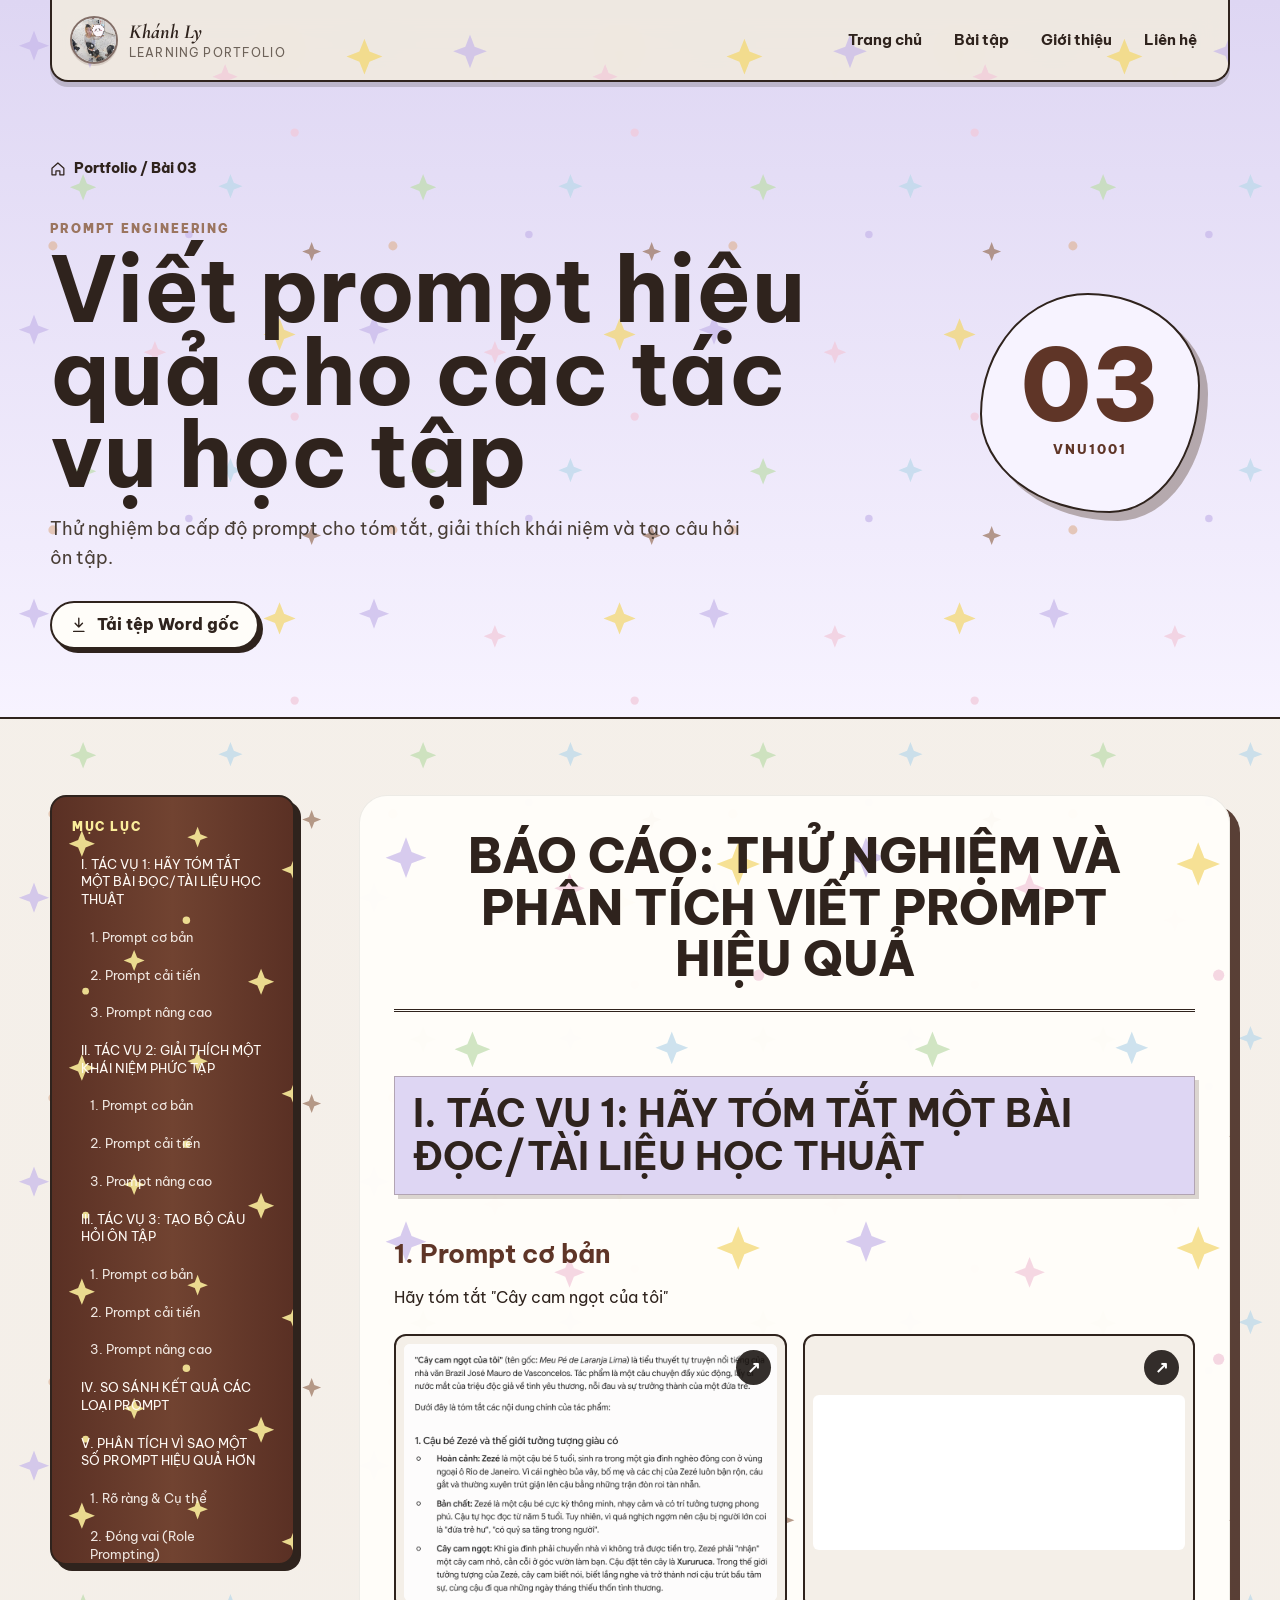
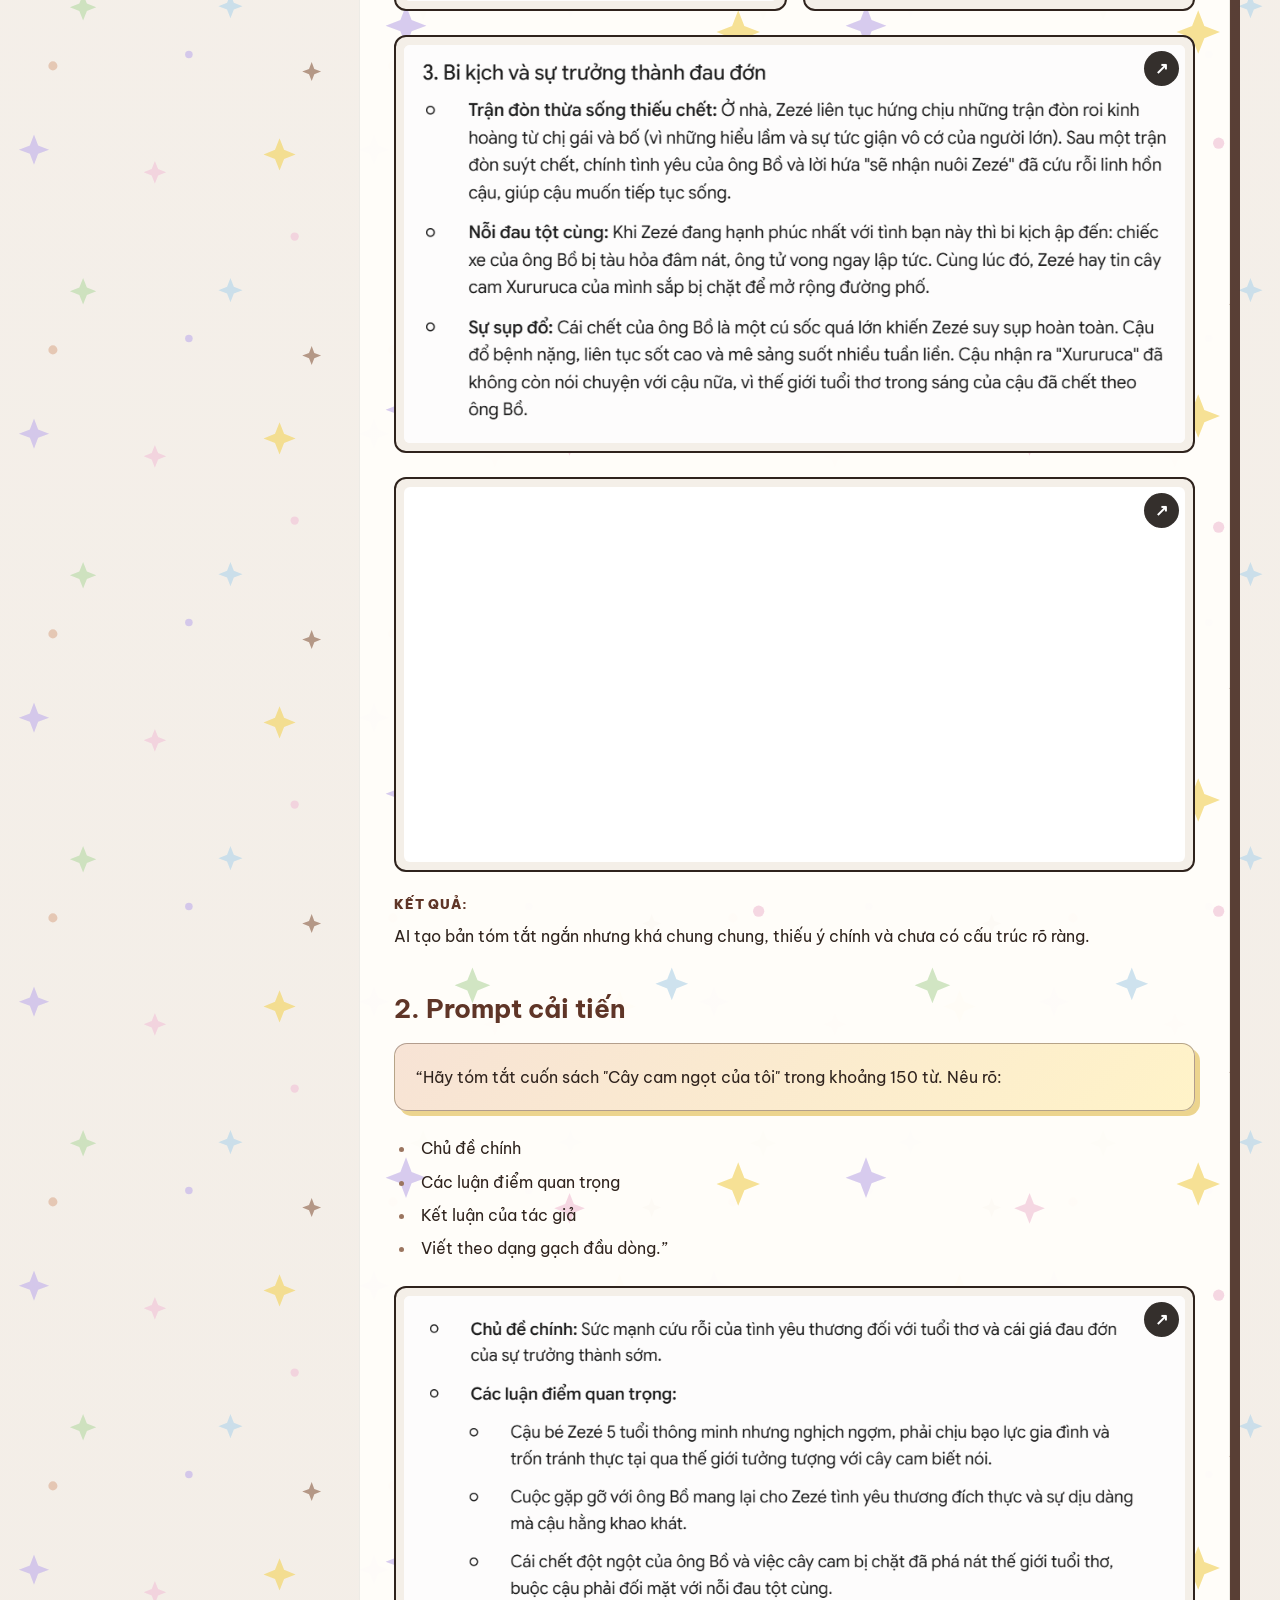
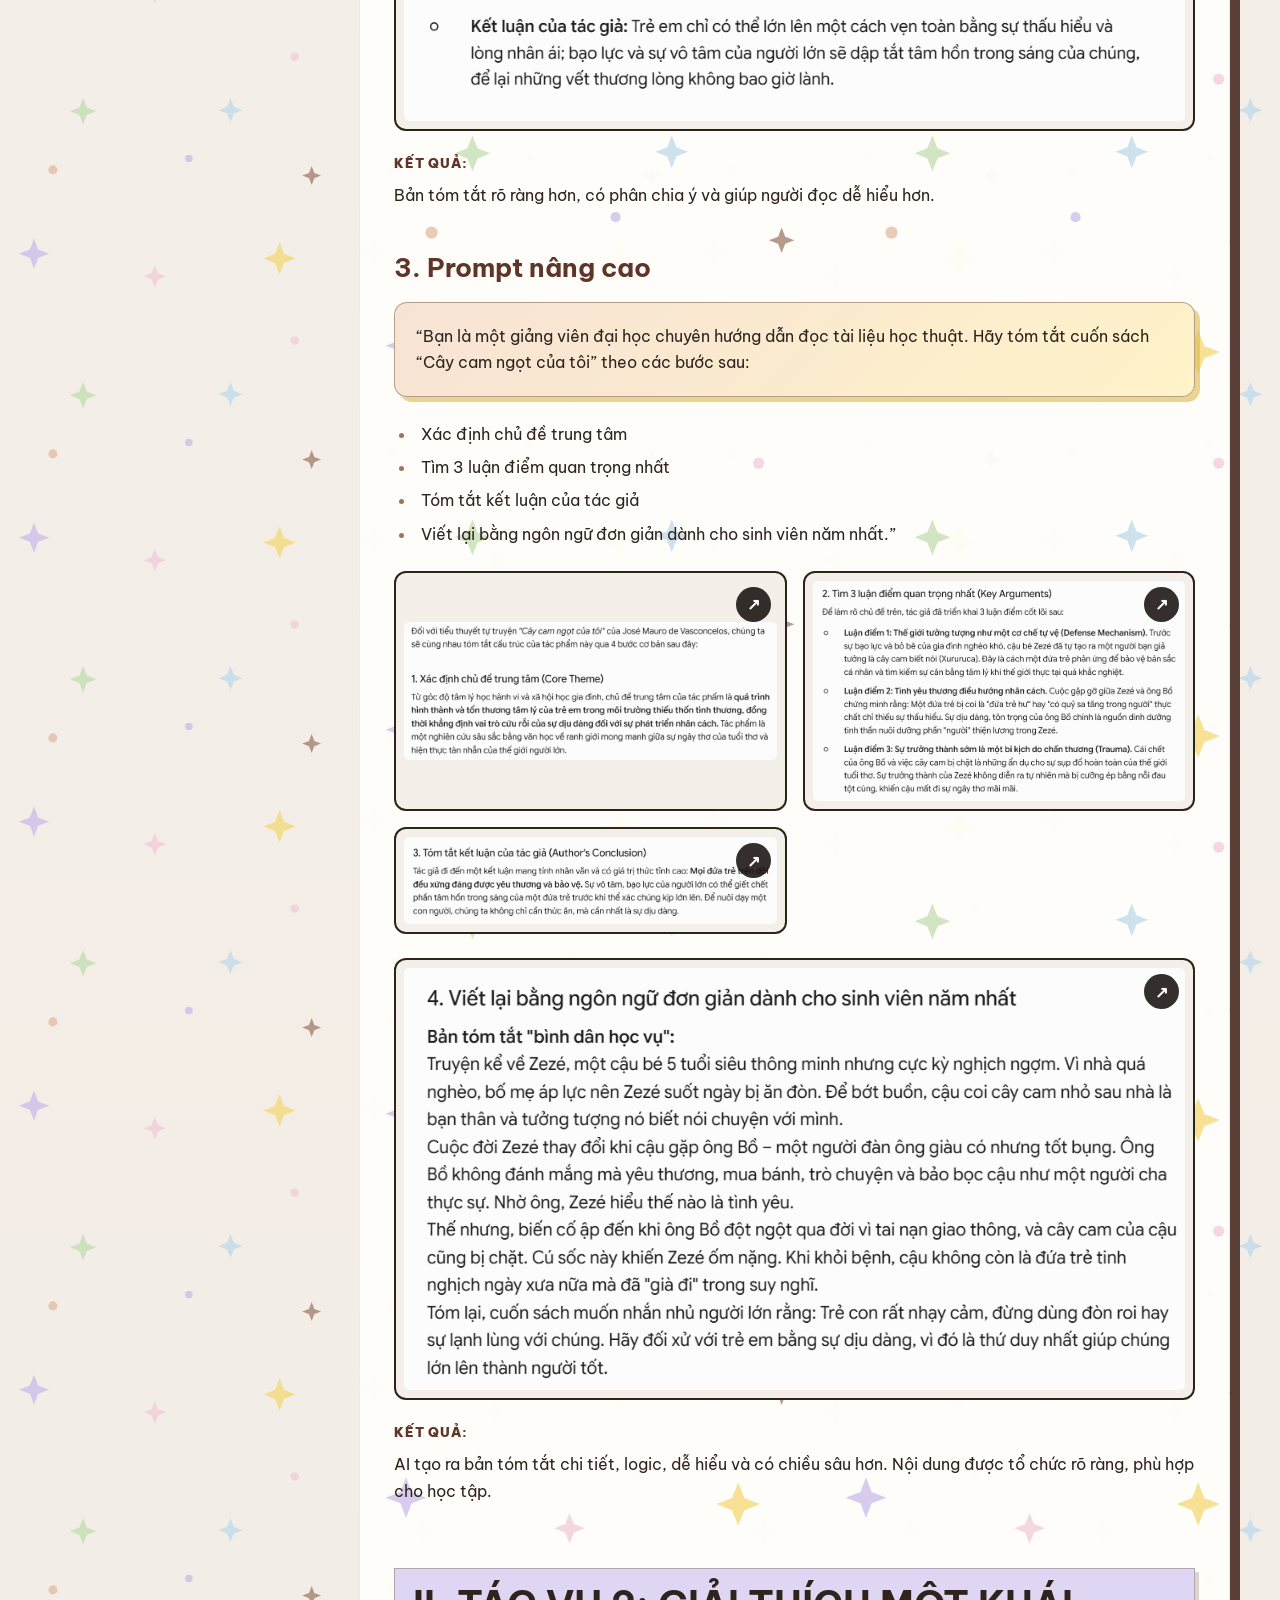
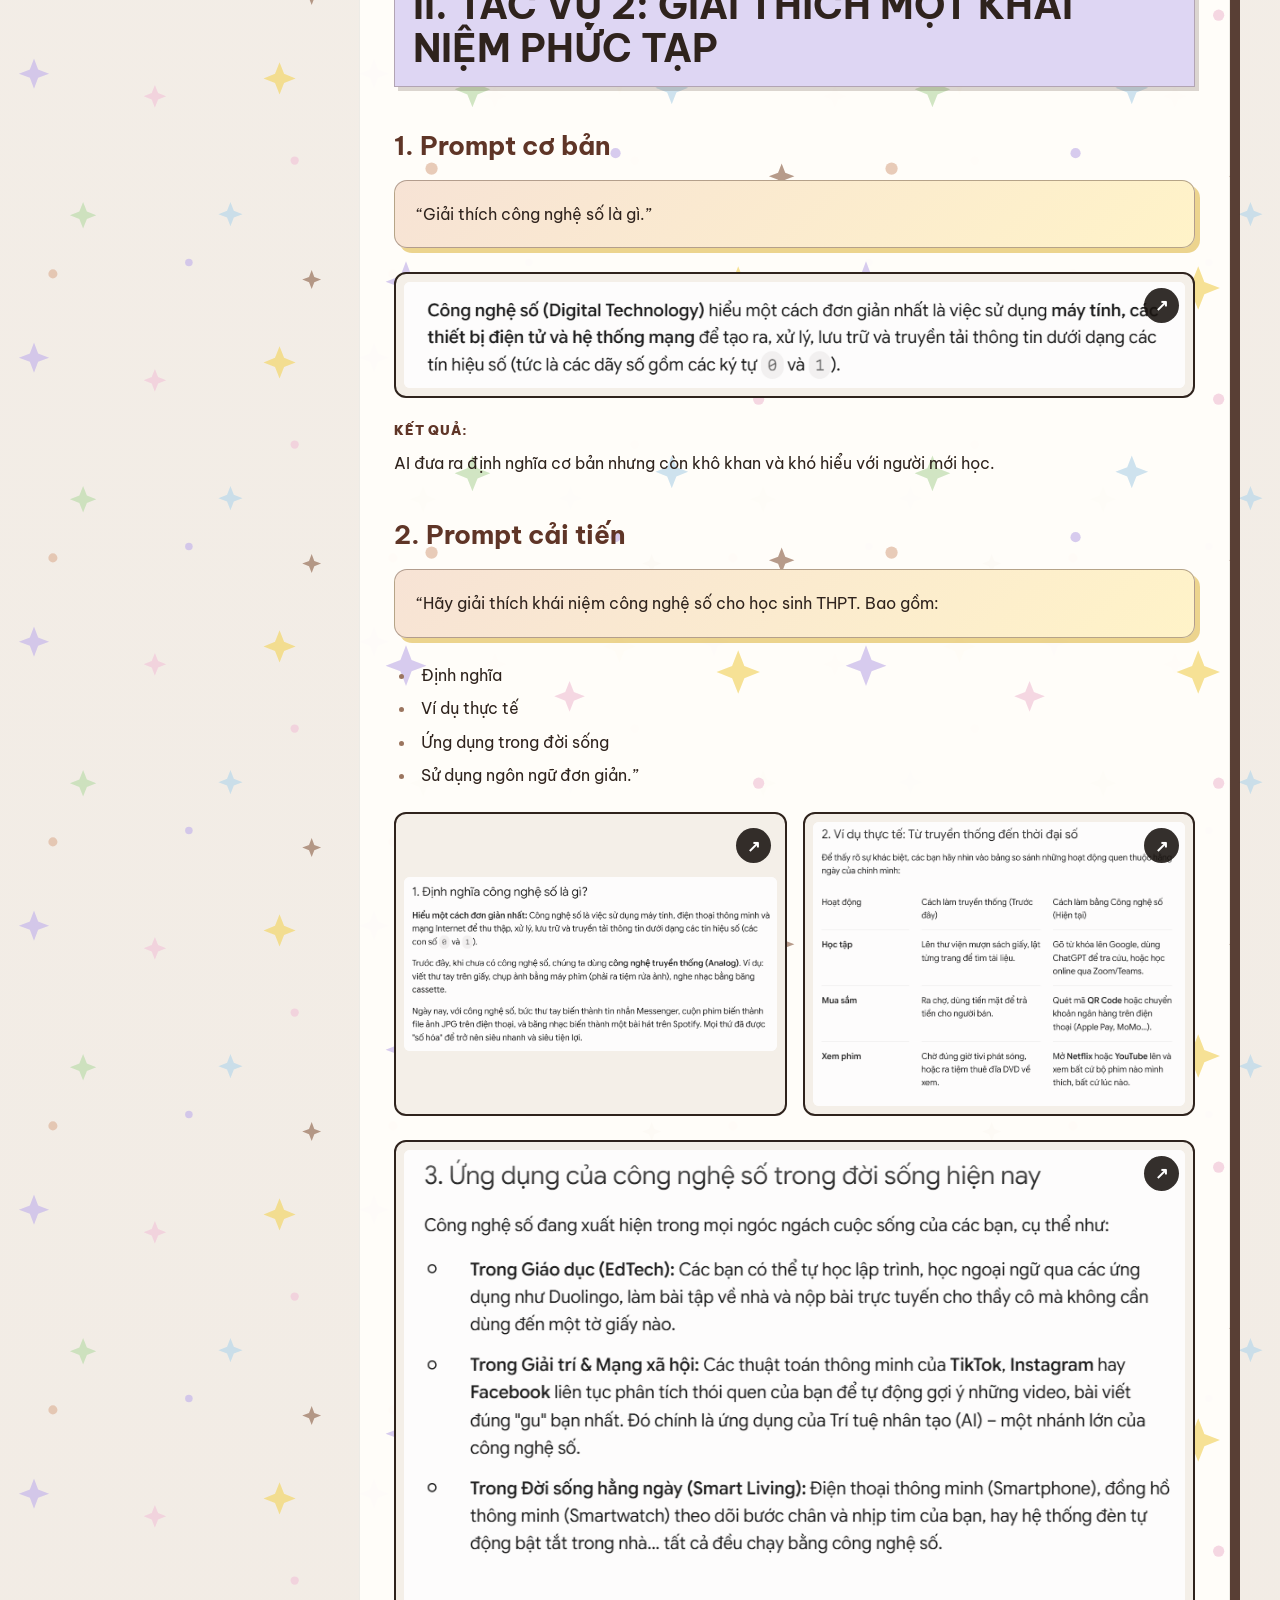
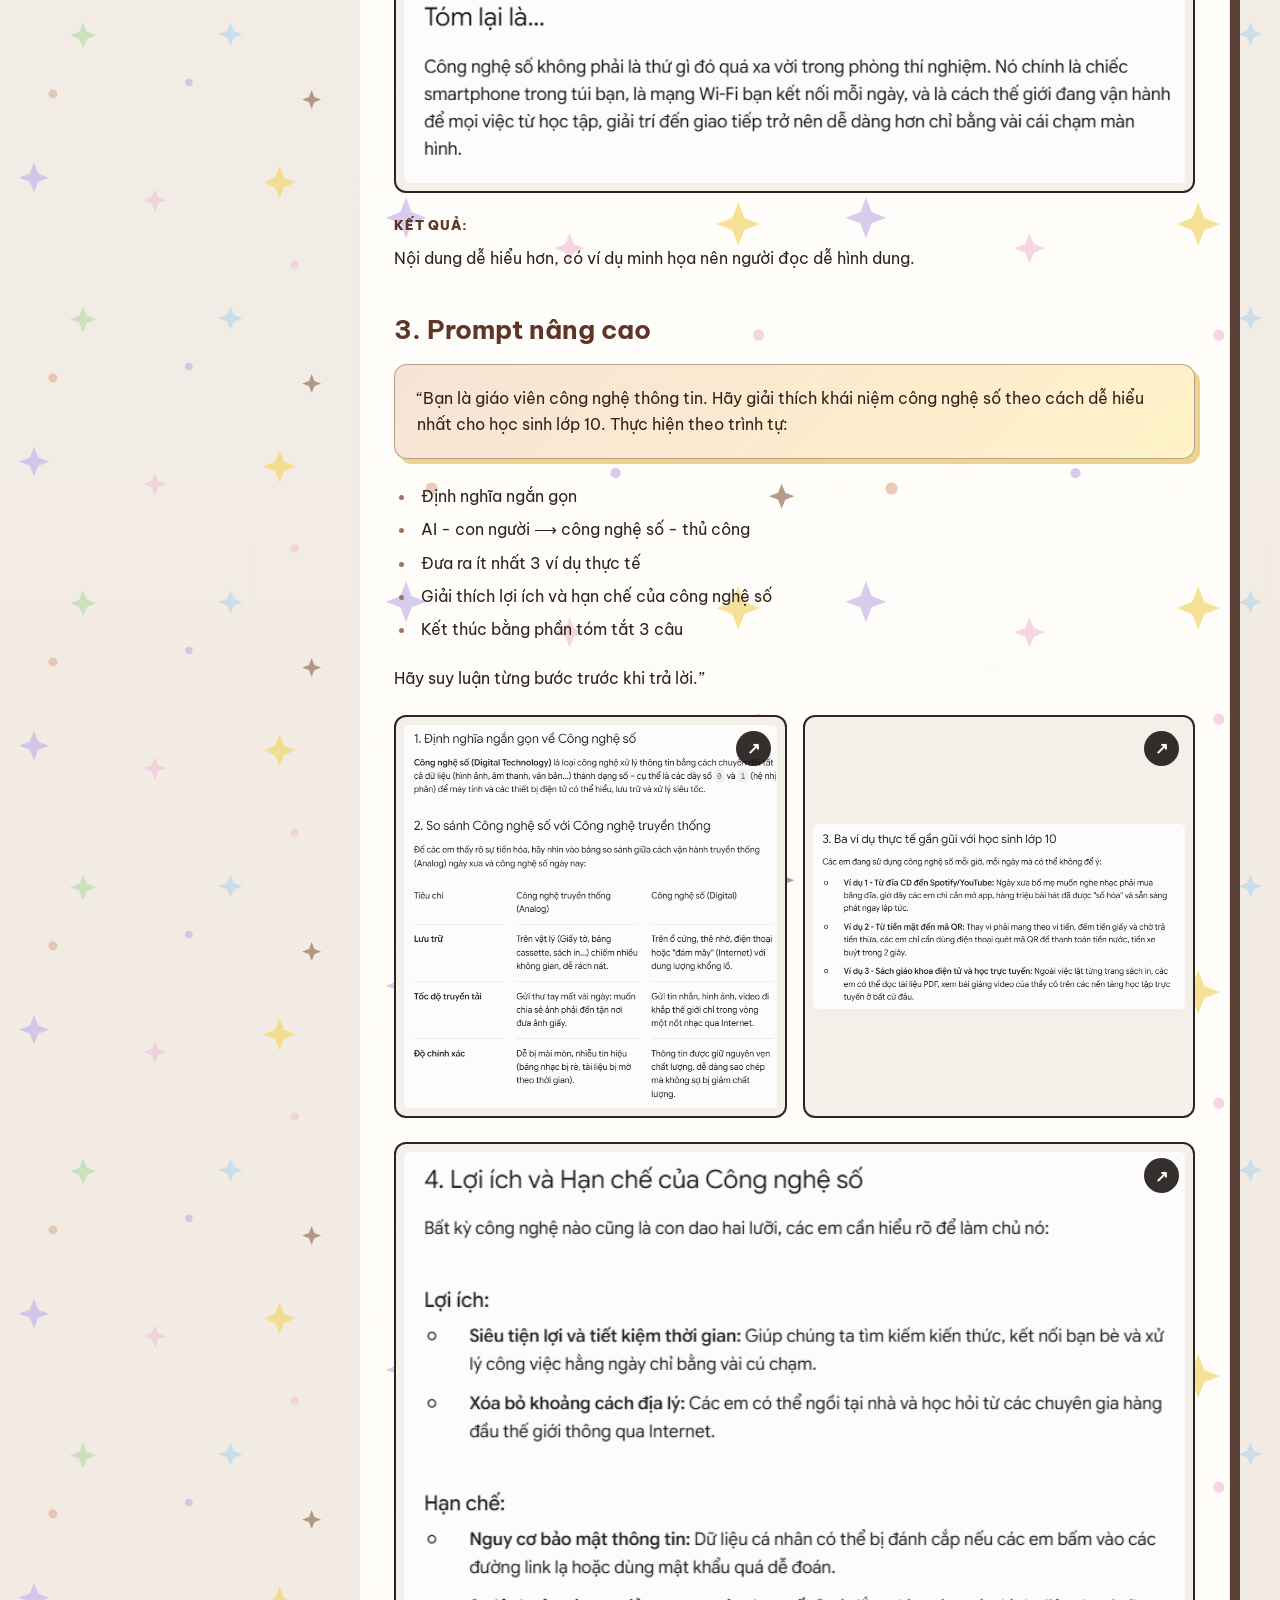
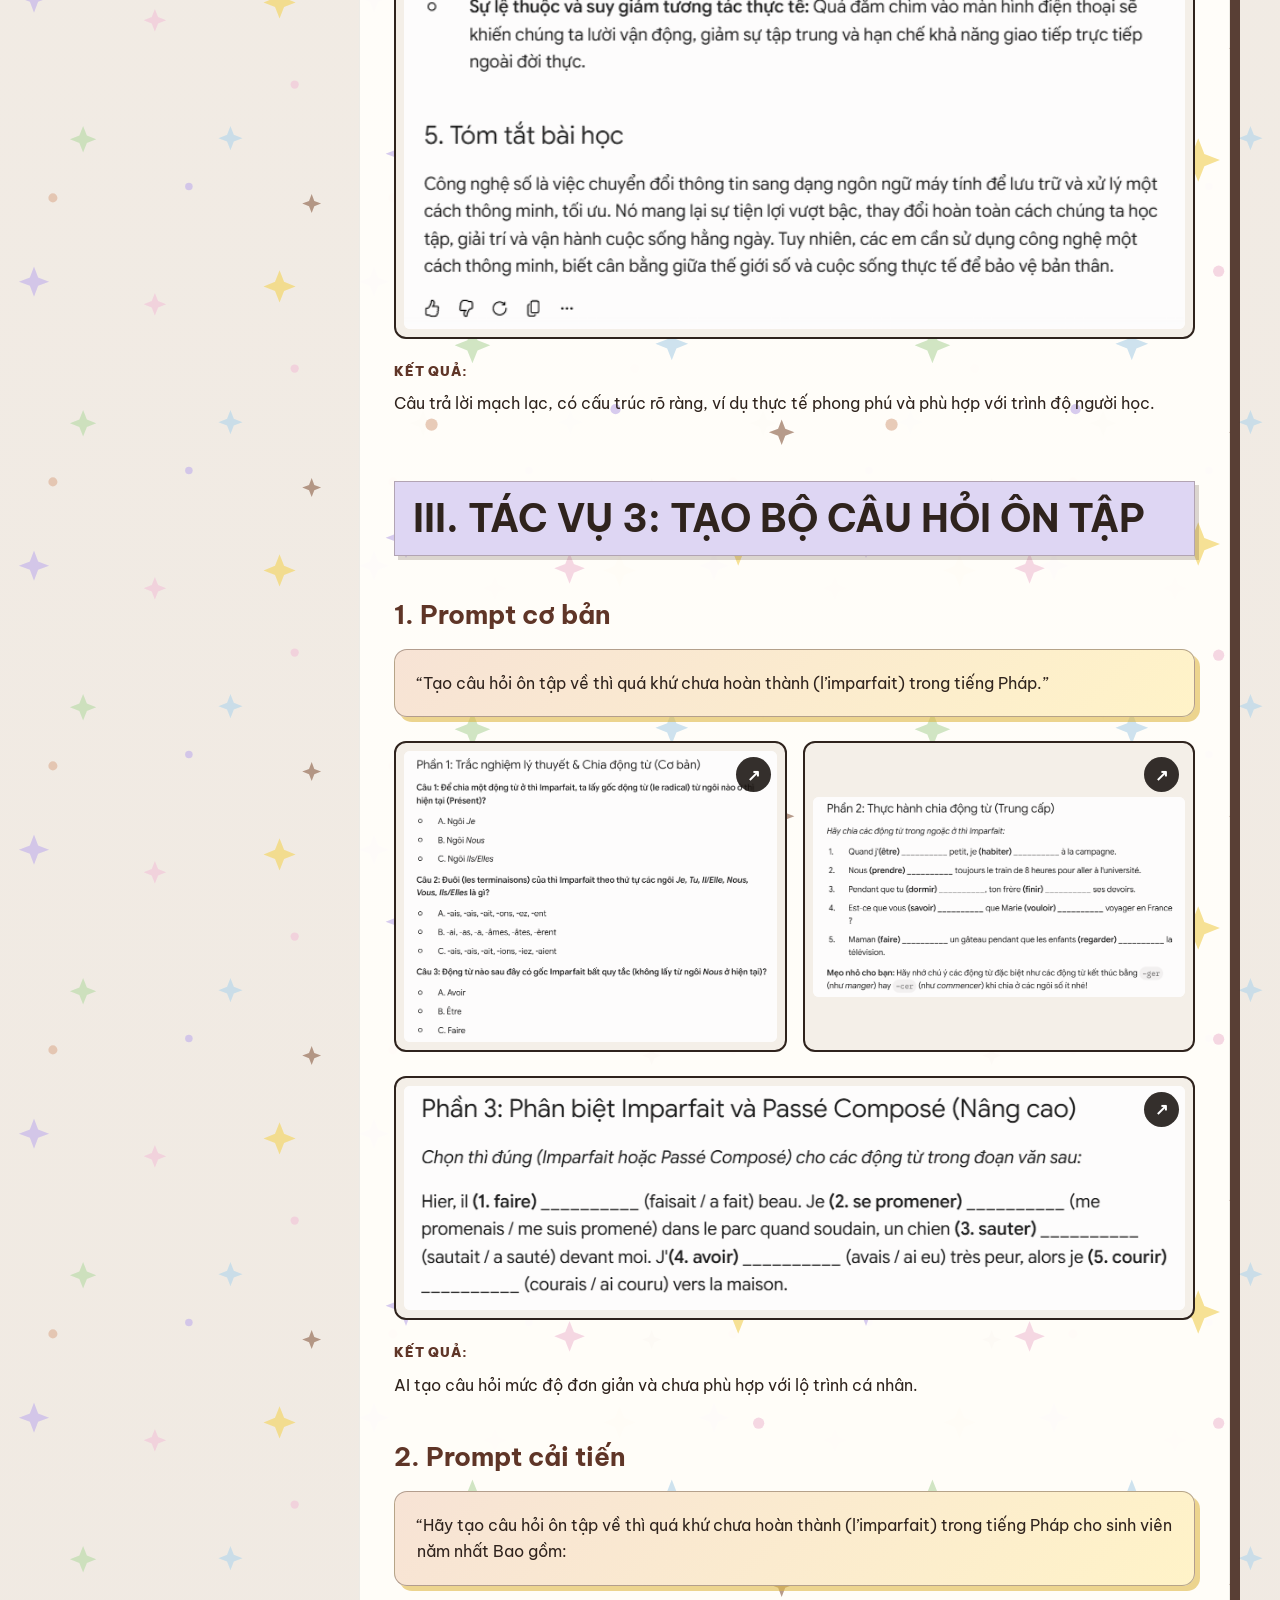
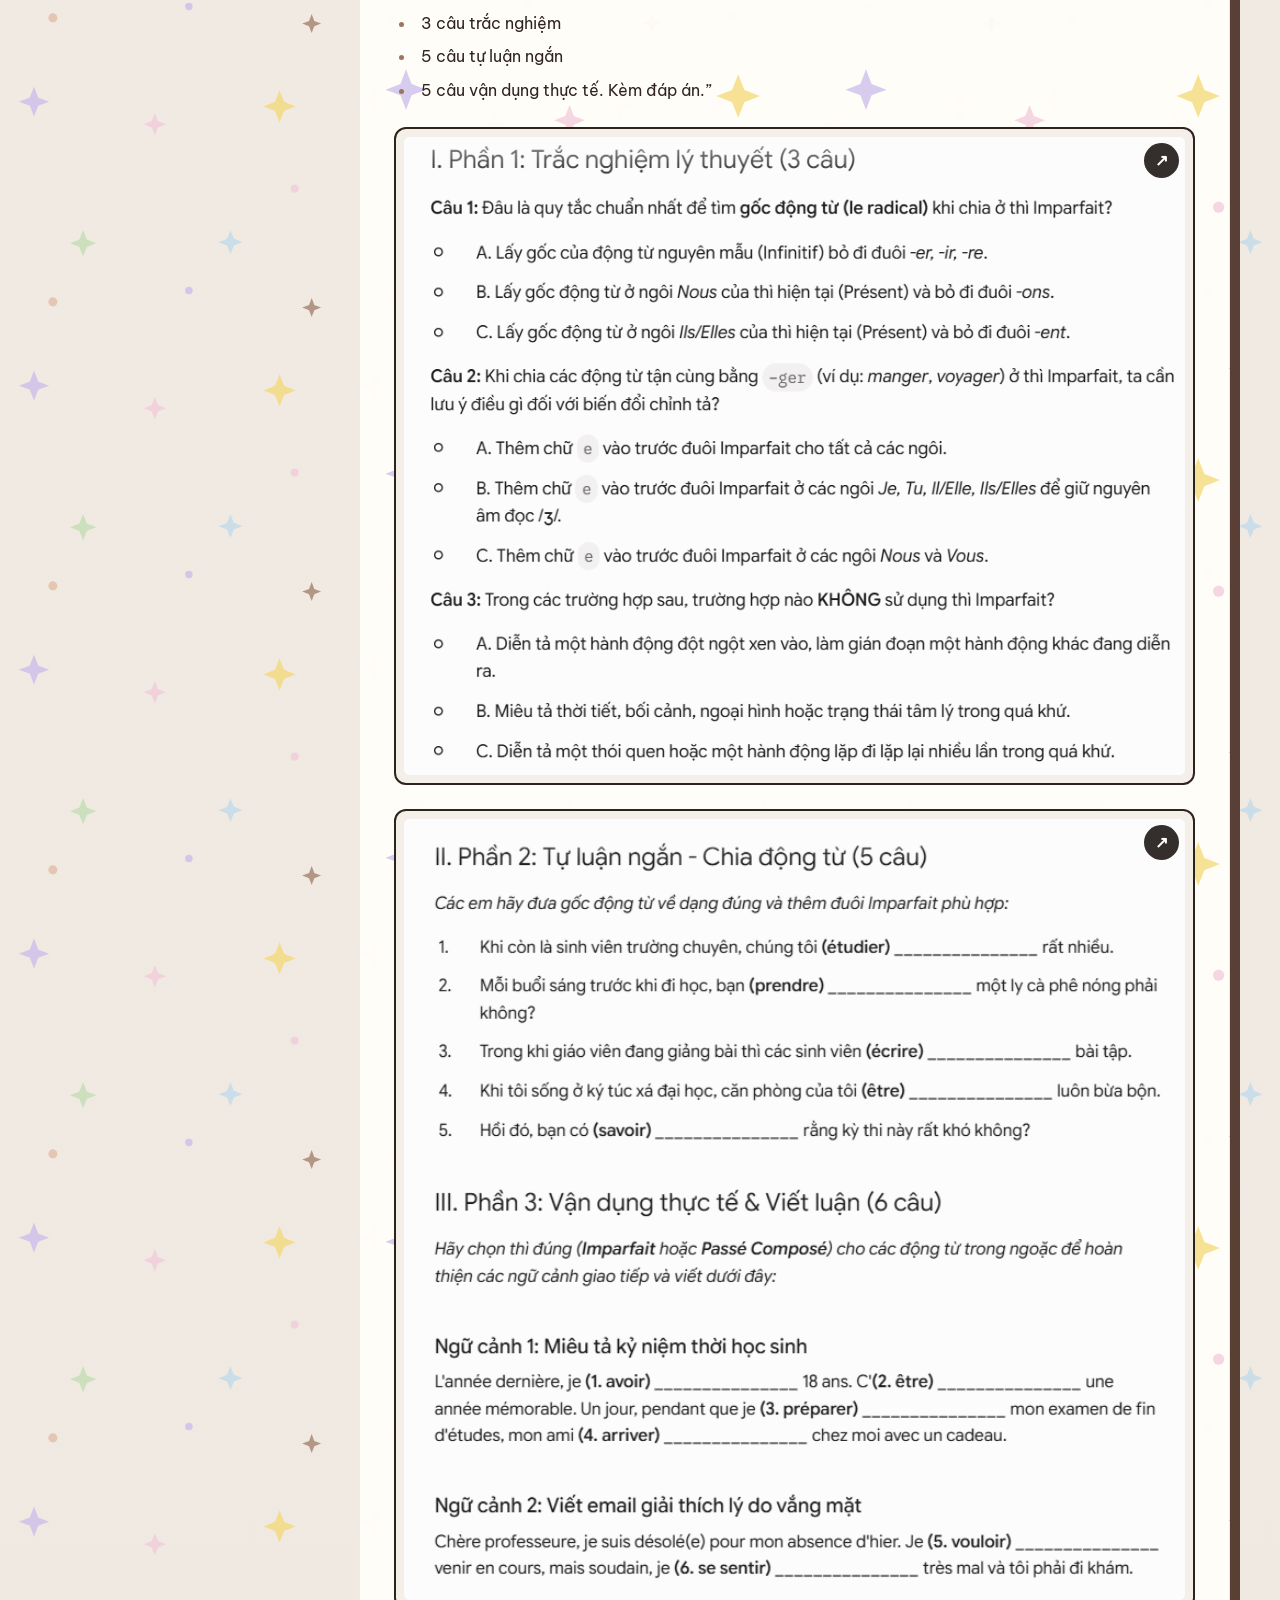
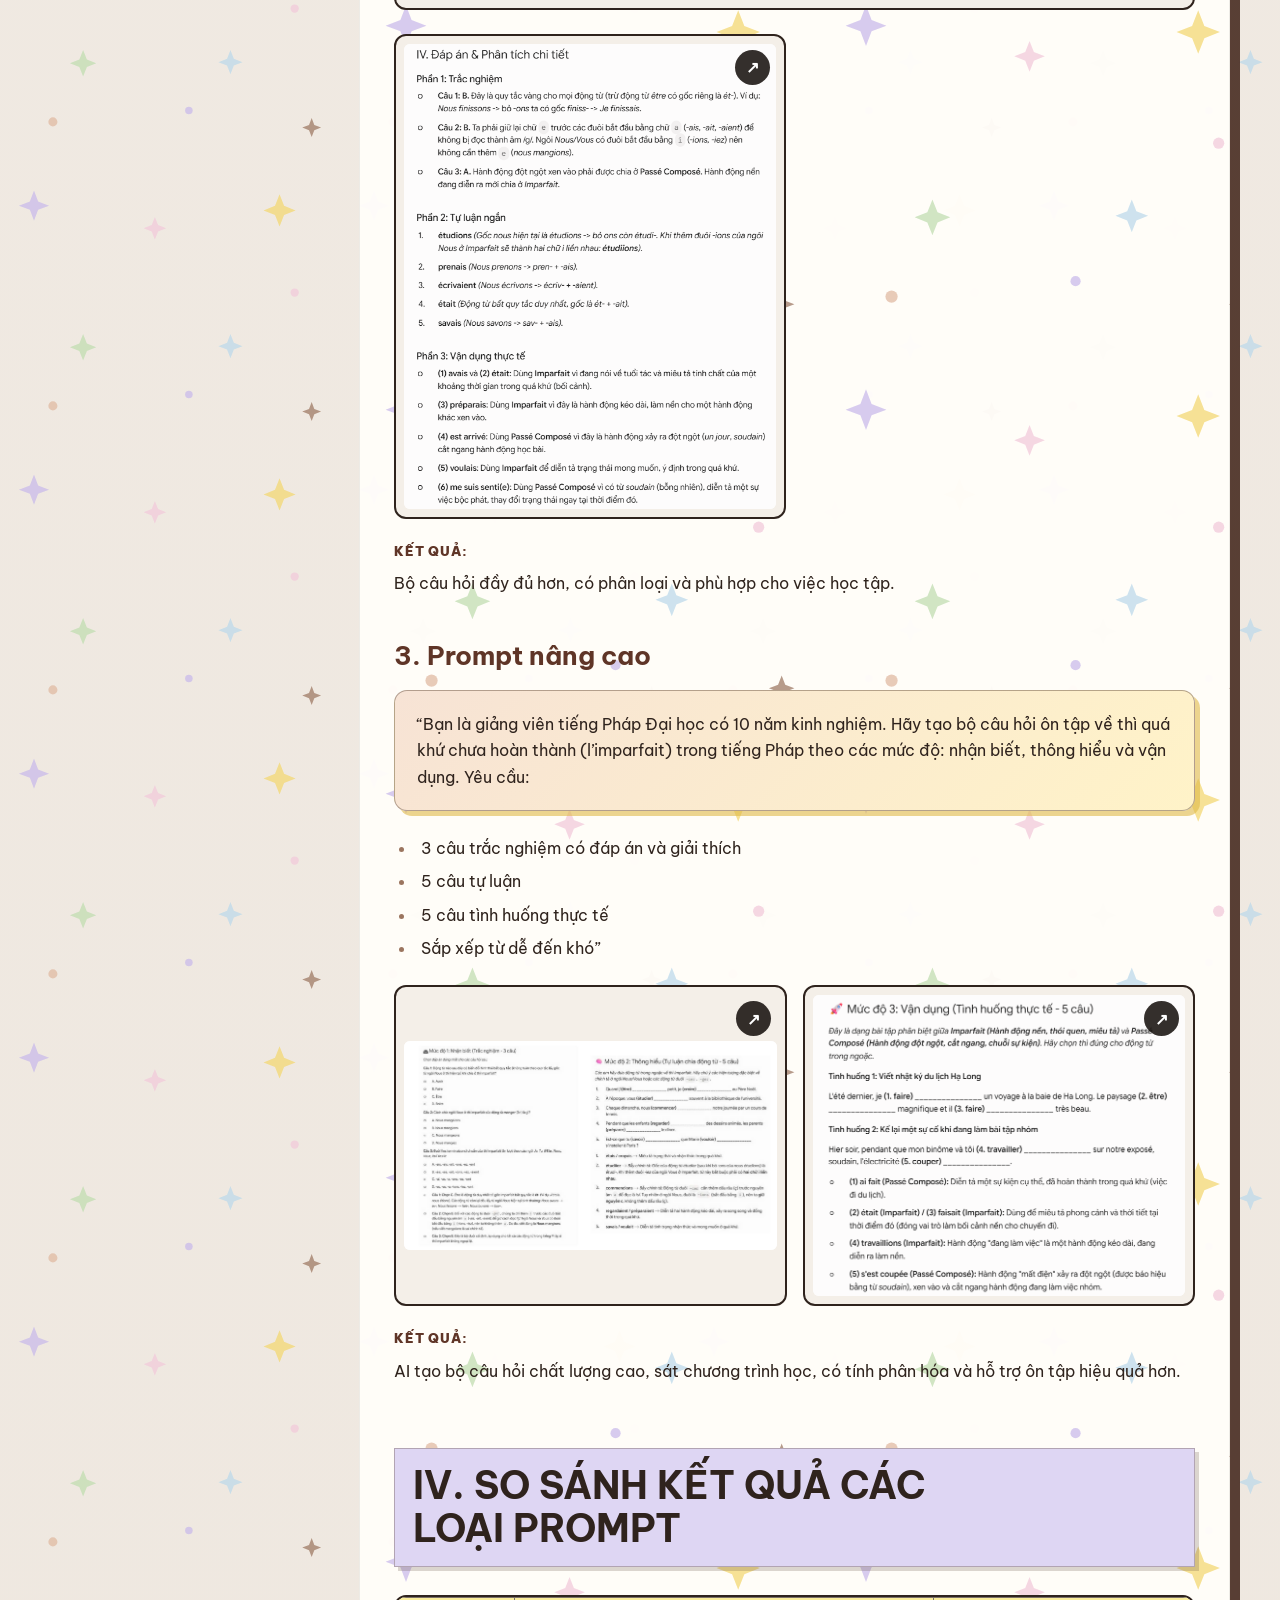
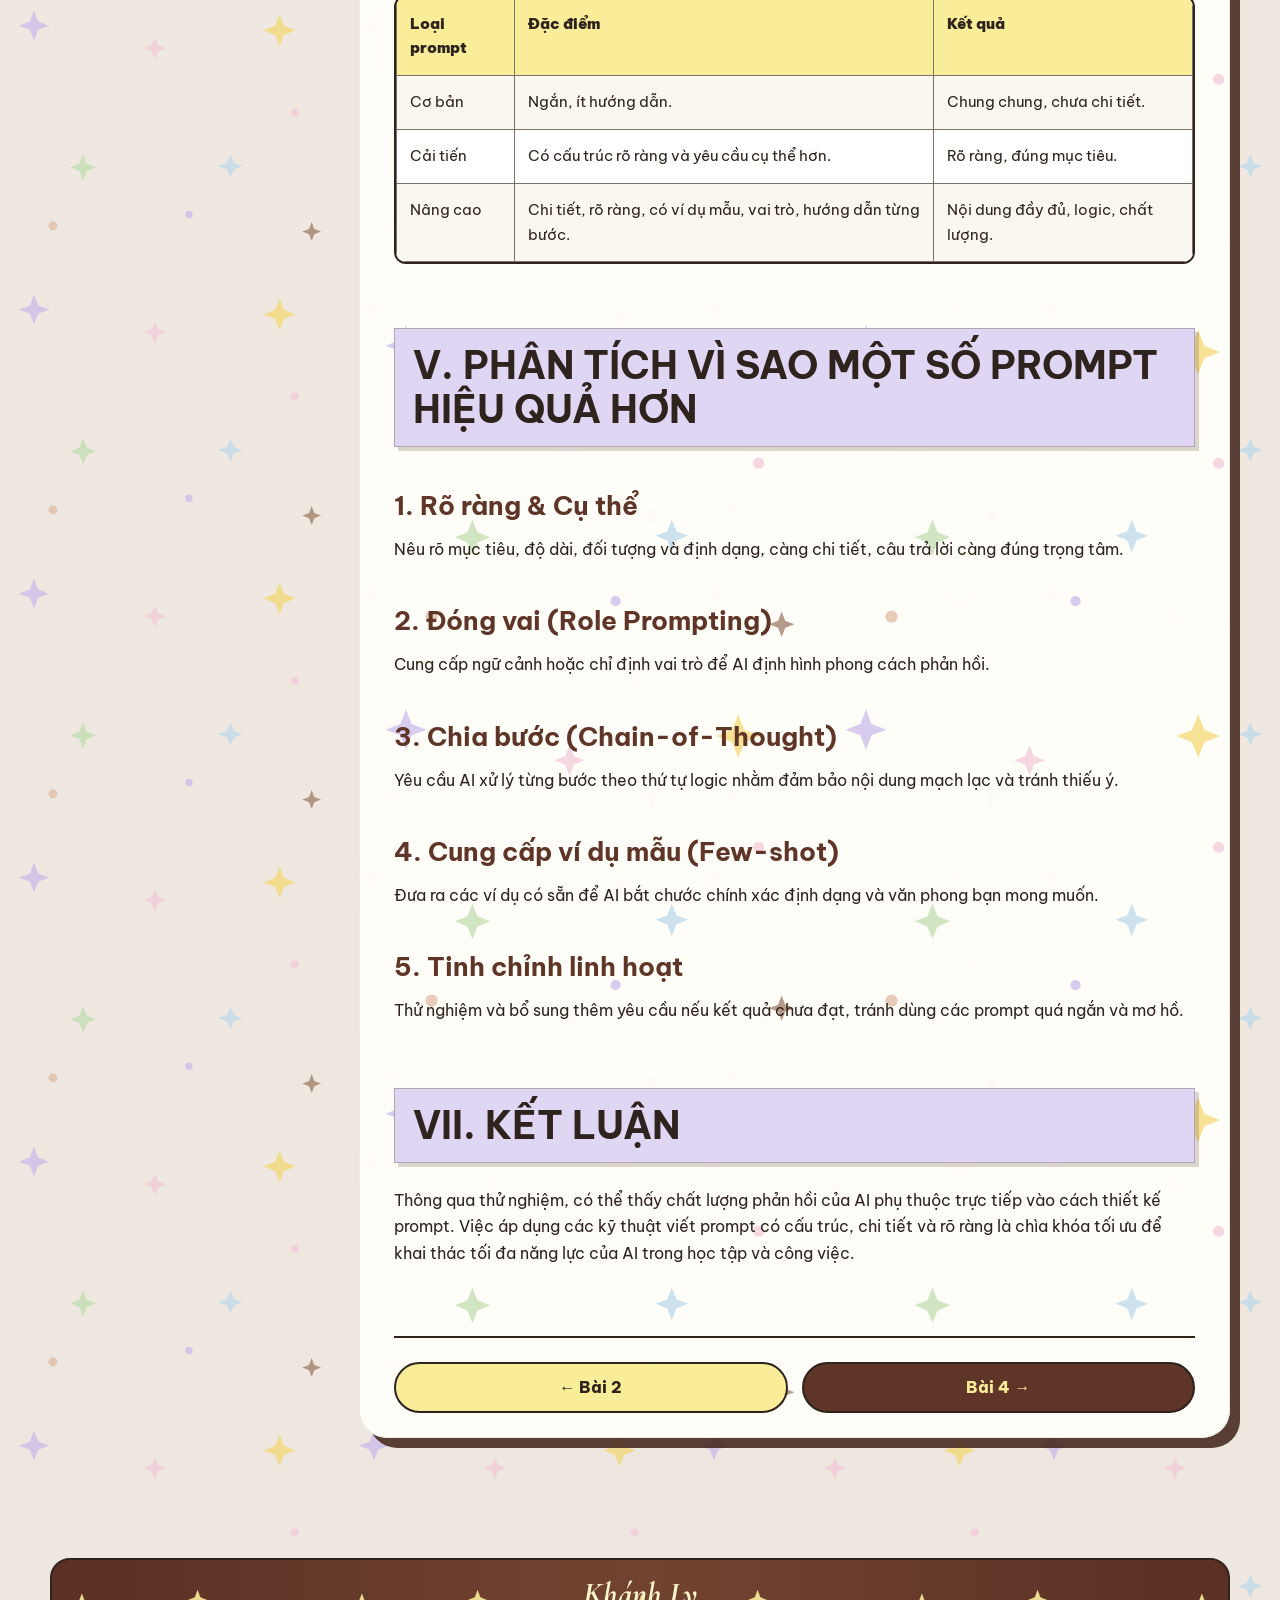
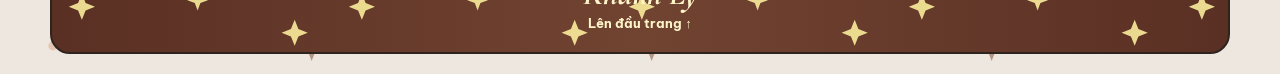
<file: bai-3.html>
<!DOCTYPE html>

<html lang="vi">
<head>
<meta charset="utf-8"/>
<meta content="width=device-width, initial-scale=1" name="viewport"/>
<meta content="Thử nghiệm ba cấp độ prompt cho tóm tắt, giải thích khái niệm và tạo câu hỏi ôn tập." name="description"/>
<meta content="#3f2117" name="theme-color"/>
<title>Bài 3 — Viết prompt hiệu quả cho các tác vụ học tập</title>
<script>document.documentElement.classList.add('js')</script>
<link href="assets/favicon.svg" rel="icon" type="image/svg+xml"/>
<link href="https://fonts.googleapis.com" rel="preconnect"/>
<link crossorigin="" href="https://fonts.gstatic.com" rel="preconnect"/>
<link href="assets/styles.css" rel="stylesheet"/>
</head>
<body class="assignment-page lesson-3">
<a class="skip-link" href="#main-content">Bỏ qua điều hướng</a>
<header class="site-header">
<a aria-label="Về trang chủ" class="brand" href="index.html">
<span class="brand-avatar"><img src="assets/images/photo-mirror.jpg" alt="Ảnh đại diện Khánh Ly"/></span>
<span class="brand-copy"><strong>Khánh Ly</strong><small>Learning portfolio</small></span>
</a>
<button aria-controls="main-nav" aria-expanded="false" aria-label="Mở menu" class="nav-toggle" type="button"><span></span><span></span><span></span></button>
<nav aria-label="Điều hướng chính" class="main-nav" id="main-nav">
<a href="index.html#home">Trang chủ</a>
<a href="index.html#assignments">Bài tập</a>
<a href="index.html#about">Giới thiệu</a>
<a href="mailto:4m.xzys3e@gmail.com">Liên hệ</a>
</nav>
</header>
<main class="assignment-main" id="main-content">
<section class="assignment-hero section-shell">
<div class="assignment-hero__copy reveal">
<a class="breadcrumb" href="index.html#assignments"><svg aria-hidden="true" viewbox="0 0 24 24"><path d="m3 11 9-8 9 8v10h-6v-6H9v6H3z"></path></svg> Portfolio / Bài 03</a>
<p class="eyebrow">Prompt engineering</p>
<h1>Viết prompt hiệu quả cho các tác vụ học tập</h1>
<p>Thử nghiệm ba cấp độ prompt cho tóm tắt, giải thích khái niệm và tạo câu hỏi ôn tập.</p>
<a class="button button--download" download="" href="documents/bai-3-viet-prompt-hieu-qua.docx"><svg aria-hidden="true" viewbox="0 0 24 24"><path d="M12 3v12m0 0 5-5m-5 5-5-5M5 21h14"></path></svg> Tải tệp Word gốc</a>
</div>
<div aria-hidden="true" class="assignment-number reveal"><span>03</span><small>VNU1001</small></div>
</section>
<section class="article-shell section-shell">
<aside class="article-toc">
<div class="toc-card"><p class="toc-title">Mục lục</p><ol><li class="toc-level-2"><a href="#i-tac-vu-1-hay-tom-tat-mot-bai-doc-tai-lieu-hoc-thuat-1">I. TÁC VỤ 1: HÃY TÓM TẮT MỘT BÀI ĐỌC/TÀI LIỆU HỌC THUẬT</a></li><li class="toc-level-3"><a href="#1-prompt-co-ban-2">1. Prompt cơ bản</a></li><li class="toc-level-3"><a href="#2-prompt-cai-tien-3">2. Prompt cải tiến</a></li><li class="toc-level-3"><a href="#3-prompt-nang-cao-4">3. Prompt nâng cao</a></li><li class="toc-level-2"><a href="#ii-tac-vu-2-giai-thich-mot-khai-niem-phuc-tap-5">II. TÁC VỤ 2: GIẢI THÍCH MỘT KHÁI NIỆM PHỨC TẠP</a></li><li class="toc-level-3"><a href="#1-prompt-co-ban-6">1. Prompt cơ bản</a></li><li class="toc-level-3"><a href="#2-prompt-cai-tien-7">2. Prompt cải tiến</a></li><li class="toc-level-3"><a href="#3-prompt-nang-cao-8">3. Prompt nâng cao</a></li><li class="toc-level-2"><a href="#iii-tac-vu-3-tao-bo-cau-hoi-on-tap-9">III. TÁC VỤ 3: TẠO BỘ CÂU HỎI ÔN TẬP</a></li><li class="toc-level-3"><a href="#1-prompt-co-ban-10">1. Prompt cơ bản</a></li><li class="toc-level-3"><a href="#2-prompt-cai-tien-11">2. Prompt cải tiến</a></li><li class="toc-level-3"><a href="#3-prompt-nang-cao-12">3. Prompt nâng cao</a></li><li class="toc-level-2"><a href="#iv-so-sanh-ket-qua-cac-loai-prompt-13">IV. SO SÁNH KẾT QUẢ CÁC LOẠI PROMPT</a></li><li class="toc-level-2"><a href="#v-phan-tich-vi-sao-mot-so-prompt-hieu-qua-hon-14">V. PHÂN TÍCH VÌ SAO MỘT SỐ PROMPT HIỆU QUẢ HƠN</a></li><li class="toc-level-3"><a href="#1-ro-rang-cu-the-15">1. Rõ ràng &amp; Cụ thể</a></li><li class="toc-level-3"><a href="#2-dong-vai-role-prompting-16">2. Đóng vai (Role Prompting)</a></li><li class="toc-level-3"><a href="#3-chia-buoc-chain-of-thought-17">3. Chia bước (Chain-of-Thought)</a></li><li class="toc-level-3"><a href="#4-cung-cap-vi-du-mau-few-shot-18">4. Cung cấp ví dụ mẫu (Few-shot)</a></li><li class="toc-level-3"><a href="#5-tinh-chinh-linh-hoat-19">5. Tinh chỉnh linh hoạt</a></li><li class="toc-level-2"><a href="#vii-ket-luan-20">VII. KẾT LUẬN</a></li></ol><a class="toc-back" href="index.html#assignments">← Tất cả bài tập</a></div>
</aside>
<article class="document-content"><p class="document-title">BÁO CÁO: THỬ NGHIỆM VÀ PHÂN TÍCH VIẾT PROMPT HIỆU QUẢ</p>
<h2 id="i-tac-vu-1-hay-tom-tat-mot-bai-doc-tai-lieu-hoc-thuat-1">I. TÁC VỤ 1: HÃY TÓM TẮT MỘT BÀI ĐỌC/TÀI LIỆU HỌC THUẬT</h2>
<h3 id="1-prompt-co-ban-2">1. Prompt cơ bản</h3>
<p>Hãy tóm tắt "Cây cam ngọt của tôi"</p>
<div class="media-grid">
<button aria-label="Mở ảnh minh chứng ở kích thước lớn" class="media-button" data-lightbox="assets/images/bai-3-01.png" type="button"><img alt="Minh chứng bài 3, hình 1" decoding="async" height="642" loading="lazy" src="assets/images/bai-3-01.png" width="932"/><span aria-hidden="true" class="media-zoom">↗</span></button>
<button aria-label="Mở ảnh minh chứng ở kích thước lớn" class="media-button" data-lightbox="assets/images/bai-3-02.png" type="button"><img alt="Minh chứng bài 3, hình 2" decoding="async" height="390" loading="lazy" src="assets/images/bai-3-02.png" width="935"/><span aria-hidden="true" class="media-zoom">↗</span></button>
</div>
<div class="media-grid media-grid--single">
<button aria-label="Mở ảnh minh chứng ở kích thước lớn" class="media-button" data-lightbox="assets/images/bai-3-03.png" type="button"><img alt="Minh chứng bài 3, hình 3" decoding="async" height="472" loading="lazy" src="assets/images/bai-3-03.png" width="925"/><span aria-hidden="true" class="media-zoom">↗</span></button>
</div>
<div class="media-grid media-grid--single">
<button aria-label="Mở ảnh minh chứng ở kích thước lớn" class="media-button" data-lightbox="assets/images/bai-3-04.png" type="button"><img alt="Minh chứng bài 3, hình 4" decoding="async" height="440" loading="lazy" src="assets/images/bai-3-04.png" width="917"/><span aria-hidden="true" class="media-zoom">↗</span></button>
</div>
<p class="content-label">Kết quả:</p>
<p>AI tạo bản tóm tắt ngắn nhưng khá chung chung, thiếu ý chính và chưa có cấu trúc rõ ràng.</p>
<h3 id="2-prompt-cai-tien-3">2. Prompt cải tiến</h3>
<blockquote>“Hãy tóm tắt cuốn sách "Cây cam ngọt của tôi" trong khoảng 150 từ. Nêu rõ:</blockquote>
<ul class="content-list">
<li>Chủ đề chính</li>
<li>Các luận điểm quan trọng</li>
<li>Kết luận của tác giả</li>
<li>Viết theo dạng gạch đầu dòng.”</li>
</ul>
<div class="media-grid media-grid--single">
<button aria-label="Mở ảnh minh chứng ở kích thước lớn" class="media-button" data-lightbox="assets/images/bai-3-05.png" type="button"><img alt="Minh chứng bài 3, hình 5" decoding="async" height="525" loading="lazy" src="assets/images/bai-3-05.png" width="965"/><span aria-hidden="true" class="media-zoom">↗</span></button>
</div>
<p class="content-label">Kết quả:</p>
<p>Bản tóm tắt rõ ràng hơn, có phân chia ý và giúp người đọc dễ hiểu hơn.</p>
<h3 id="3-prompt-nang-cao-4">3. Prompt nâng cao</h3>
<blockquote>“Bạn là một giảng viên đại học chuyên hướng dẫn đọc tài liệu học thuật. Hãy tóm tắt cuốn sách “Cây cam ngọt của tôi” theo các bước sau:</blockquote>
<ul class="content-list">
<li>Xác định chủ đề trung tâm</li>
<li>Tìm 3 luận điểm quan trọng nhất</li>
<li>Tóm tắt kết luận của tác giả</li>
<li>Viết lại bằng ngôn ngữ đơn giản dành cho sinh viên năm nhất.”</li>
</ul>
<div class="media-grid">
<button aria-label="Mở ảnh minh chứng ở kích thước lớn" class="media-button" data-lightbox="assets/images/bai-3-06.png" type="button"><img alt="Minh chứng bài 3, hình 6" decoding="async" height="337" loading="lazy" src="assets/images/bai-3-06.png" width="912"/><span aria-hidden="true" class="media-zoom">↗</span></button>
<button aria-label="Mở ảnh minh chứng ở kích thước lớn" class="media-button" data-lightbox="assets/images/bai-3-07.png" type="button"><img alt="Minh chứng bài 3, hình 7" decoding="async" height="548" loading="lazy" src="assets/images/bai-3-07.png" width="927"/><span aria-hidden="true" class="media-zoom">↗</span></button>
<button aria-label="Mở ảnh minh chứng ở kích thước lớn" class="media-button" data-lightbox="assets/images/bai-3-08.png" type="button"><img alt="Minh chứng bài 3, hình 8" decoding="async" height="213" loading="lazy" src="assets/images/bai-3-08.png" width="913"/><span aria-hidden="true" class="media-zoom">↗</span></button>
</div>
<div class="media-grid media-grid--single">
<button aria-label="Mở ảnh minh chứng ở kích thước lớn" class="media-button" data-lightbox="assets/images/bai-3-09.png" type="button"><img alt="Minh chứng bài 3, hình 9" decoding="async" height="497" loading="lazy" src="assets/images/bai-3-09.png" width="921"/><span aria-hidden="true" class="media-zoom">↗</span></button>
</div>
<p class="content-label">Kết quả:</p>
<p>AI tạo ra bản tóm tắt chi tiết, logic, dễ hiểu và có chiều sâu hơn. Nội dung được tổ chức rõ ràng, phù hợp cho học tập.</p>
<h2 id="ii-tac-vu-2-giai-thich-mot-khai-niem-phuc-tap-5">II. TÁC VỤ 2: GIẢI THÍCH MỘT KHÁI NIỆM PHỨC TẠP</h2>
<h3 id="1-prompt-co-ban-6">1. Prompt cơ bản</h3>
<blockquote>“Giải thích công nghệ số là gì.”</blockquote>
<div class="media-grid media-grid--single">
<button aria-label="Mở ảnh minh chứng ở kích thước lớn" class="media-button" data-lightbox="assets/images/bai-3-10.png" type="button"><img alt="Minh chứng bài 3, hình 10" decoding="async" height="127" loading="lazy" src="assets/images/bai-3-10.png" width="932"/><span aria-hidden="true" class="media-zoom">↗</span></button>
</div>
<p class="content-label">Kết quả:</p>
<p>AI đưa ra định nghĩa cơ bản nhưng còn khô khan và khó hiểu với người mới học.</p>
<h3 id="2-prompt-cai-tien-7">2. Prompt cải tiến</h3>
<blockquote>“Hãy giải thích khái niệm công nghệ số cho học sinh THPT. Bao gồm:</blockquote>
<ul class="content-list">
<li>Định nghĩa</li>
<li>Ví dụ thực tế</li>
<li>Ứng dụng trong đời sống</li>
<li>Sử dụng ngôn ngữ đơn giản.”</li>
</ul>
<div class="media-grid">
<button aria-label="Mở ảnh minh chứng ở kích thước lớn" class="media-button" data-lightbox="assets/images/bai-3-11.png" type="button"><img alt="Minh chứng bài 3, hình 11" decoding="async" height="427" loading="lazy" src="assets/images/bai-3-11.png" width="917"/><span aria-hidden="true" class="media-zoom">↗</span></button>
<button aria-label="Mở ảnh minh chứng ở kích thước lớn" class="media-button" data-lightbox="assets/images/bai-3-12.png" type="button"><img alt="Minh chứng bài 3, hình 12" decoding="async" height="630" loading="lazy" src="assets/images/bai-3-12.png" width="827"/><span aria-hidden="true" class="media-zoom">↗</span></button>
</div>
<div class="media-grid media-grid--single">
<button aria-label="Mở ảnh minh chứng ở kích thước lớn" class="media-button" data-lightbox="assets/images/bai-3-13.png" type="button"><img alt="Minh chứng bài 3, hình 13" decoding="async" height="671" loading="lazy" src="assets/images/bai-3-13.png" width="828"/><span aria-hidden="true" class="media-zoom">↗</span></button>
</div>
<p class="content-label">Kết quả:</p>
<p>Nội dung dễ hiểu hơn, có ví dụ minh họa nên người đọc dễ hình dung.</p>
<h3 id="3-prompt-nang-cao-8">3. Prompt nâng cao</h3>
<blockquote>“Bạn là giáo viên công nghệ thông tin. Hãy giải thích khái niệm công nghệ số theo cách dễ hiểu nhất cho học sinh lớp 10. Thực hiện theo trình tự:</blockquote>
<ul class="content-list">
<li>Định nghĩa ngắn gọn</li>
<li>AI - con người ⟶ công nghệ số - thủ công</li>
<li>Đưa ra ít nhất 3 ví dụ thực tế</li>
<li>Giải thích lợi ích và hạn chế của công nghệ số</li>
<li>Kết thúc bằng phần tóm tắt 3 câu</li>
</ul>
<p>Hãy suy luận từng bước trước khi trả lời.”</p>
<div class="media-grid">
<button aria-label="Mở ảnh minh chứng ở kích thước lớn" class="media-button" data-lightbox="assets/images/bai-3-14.png" type="button"><img alt="Minh chứng bài 3, hình 14" decoding="async" height="691" loading="lazy" src="assets/images/bai-3-14.png" width="672"/><span aria-hidden="true" class="media-zoom">↗</span></button>
<button aria-label="Mở ảnh minh chứng ở kích thước lớn" class="media-button" data-lightbox="assets/images/bai-3-15.png" type="button"><img alt="Minh chứng bài 3, hình 15" decoding="async" height="352" loading="lazy" src="assets/images/bai-3-15.png" width="707"/><span aria-hidden="true" class="media-zoom">↗</span></button>
</div>
<div class="media-grid media-grid--single">
<button aria-label="Mở ảnh minh chứng ở kích thước lớn" class="media-button" data-lightbox="assets/images/bai-3-16.png" type="button"><img alt="Minh chứng bài 3, hình 16" decoding="async" height="692" loading="lazy" src="assets/images/bai-3-16.png" width="696"/><span aria-hidden="true" class="media-zoom">↗</span></button>
</div>
<p class="content-label">Kết quả:</p>
<p>Câu trả lời mạch lạc, có cấu trúc rõ ràng, ví dụ thực tế phong phú và phù hợp với trình độ người học.</p>
<h2 id="iii-tac-vu-3-tao-bo-cau-hoi-on-tap-9">III. TÁC VỤ 3: TẠO BỘ CÂU HỎI ÔN TẬP</h2>
<h3 id="1-prompt-co-ban-10">1. Prompt cơ bản</h3>
<blockquote>“Tạo câu hỏi ôn tập về thì quá khứ chưa hoàn thành (l’imparfait) trong tiếng Pháp.”</blockquote>
<div class="media-grid">
<button aria-label="Mở ảnh minh chứng ở kích thước lớn" class="media-button" data-lightbox="assets/images/bai-3-17.png" type="button"><img alt="Minh chứng bài 3, hình 17" decoding="async" height="661" loading="lazy" src="assets/images/bai-3-17.png" width="847"/><span aria-hidden="true" class="media-zoom">↗</span></button>
<button aria-label="Mở ảnh minh chứng ở kích thước lớn" class="media-button" data-lightbox="assets/images/bai-3-18.png" type="button"><img alt="Minh chứng bài 3, hình 18" decoding="async" height="457" loading="lazy" src="assets/images/bai-3-18.png" width="850"/><span aria-hidden="true" class="media-zoom">↗</span></button>
</div>
<div class="media-grid media-grid--single">
<button aria-label="Mở ảnh minh chứng ở kích thước lớn" class="media-button" data-lightbox="assets/images/bai-3-19.png" type="button"><img alt="Minh chứng bài 3, hình 19" decoding="async" height="238" loading="lazy" src="assets/images/bai-3-19.png" width="830"/><span aria-hidden="true" class="media-zoom">↗</span></button>
</div>
<p class="content-label">Kết quả:</p>
<p>AI tạo câu hỏi mức độ đơn giản và chưa phù hợp với lộ trình cá nhân.</p>
<h3 id="2-prompt-cai-tien-11">2. Prompt cải tiến</h3>
<blockquote>“Hãy tạo câu hỏi ôn tập về thì quá khứ chưa hoàn thành (l’imparfait) trong tiếng Pháp cho sinh viên năm nhất Bao gồm:</blockquote>
<ul class="content-list">
<li>3 câu trắc nghiệm</li>
<li>5 câu tự luận ngắn</li>
<li>5 câu vận dụng thực tế. Kèm đáp án.”</li>
</ul>
<div class="media-grid media-grid--single">
<button aria-label="Mở ảnh minh chứng ở kích thước lớn" class="media-button" data-lightbox="assets/images/bai-3-20.png" type="button"><img alt="Minh chứng bài 3, hình 20" decoding="async" height="682" loading="lazy" src="assets/images/bai-3-20.png" width="835"/><span aria-hidden="true" class="media-zoom">↗</span></button>
</div>
<div class="media-grid media-grid--single">
<button aria-label="Mở ảnh minh chứng ở kích thước lớn" class="media-button" data-lightbox="assets/images/bai-3-21.png" type="button"><img alt="Minh chứng bài 3, hình 21" decoding="async" height="712" loading="lazy" src="assets/images/bai-3-21.png" width="712"/><span aria-hidden="true" class="media-zoom">↗</span></button>
</div>
<div class="media-grid media-grid--phones media-grid--single">
<button aria-label="Mở ảnh minh chứng ở kích thước lớn" class="media-button" data-lightbox="assets/images/bai-3-22.png" type="button"><img alt="Minh chứng bài 3, hình 22" decoding="async" height="802" loading="lazy" src="assets/images/bai-3-22.png" width="641"/><span aria-hidden="true" class="media-zoom">↗</span></button>
</div>
<p class="content-label">Kết quả:</p>
<p>Bộ câu hỏi đầy đủ hơn, có phân loại và phù hợp cho việc học tập.</p>
<h3 id="3-prompt-nang-cao-12">3. Prompt nâng cao</h3>
<blockquote>“Bạn là giảng viên tiếng Pháp Đại học có 10 năm kinh nghiệm. Hãy tạo bộ câu hỏi ôn tập về thì quá khứ chưa hoàn thành (l’imparfait) trong tiếng Pháp theo các mức độ: nhận biết, thông hiểu và vận dụng. Yêu cầu:</blockquote>
<ul class="content-list">
<li>3 câu trắc nghiệm có đáp án và giải thích</li>
<li>5 câu tự luận</li>
<li>5 câu tình huống thực tế</li>
<li>Sắp xếp từ dễ đến khó”</li>
</ul>
<div class="media-grid">
<button aria-label="Mở ảnh minh chứng ở kích thước lớn" class="media-button" data-lightbox="assets/images/bai-3-23.png" type="button"><img alt="Minh chứng bài 3, hình 23" decoding="async" height="862" loading="lazy" src="assets/images/bai-3-23.png" width="1534"/><span aria-hidden="true" class="media-zoom">↗</span></button>
<button aria-label="Mở ảnh minh chứng ở kích thước lớn" class="media-button" data-lightbox="assets/images/bai-3-24.png" type="button"><img alt="Minh chứng bài 3, hình 24" decoding="async" height="623" loading="lazy" src="assets/images/bai-3-24.png" width="772"/><span aria-hidden="true" class="media-zoom">↗</span></button>
</div>
<p class="content-label">Kết quả:</p>
<p>AI tạo bộ câu hỏi chất lượng cao, sát chương trình học, có tính phân hóa và hỗ trợ ôn tập hiệu quả hơn.</p>
<h2 id="iv-so-sanh-ket-qua-cac-loai-prompt-13">IV. SO SÁNH KẾT QUẢ CÁC LOẠI PROMPT</h2>
<div class="table-wrap"><table><tr><th>Loại prompt</th><th>Đặc điểm</th><th>Kết quả</th></tr><tr><td>Cơ bản</td><td>Ngắn, ít hướng dẫn.</td><td>Chung chung, chưa chi tiết.</td></tr><tr><td>Cải tiến</td><td>Có cấu trúc rõ ràng và yêu cầu cụ thể hơn.</td><td>Rõ ràng, đúng mục tiêu.</td></tr><tr><td>Nâng cao</td><td>Chi tiết, rõ ràng, có ví dụ mẫu, vai trò, hướng dẫn từng bước.</td><td>Nội dung đầy đủ, logic, chất lượng.</td></tr></table></div>
<h2 id="v-phan-tich-vi-sao-mot-so-prompt-hieu-qua-hon-14">V. PHÂN TÍCH VÌ SAO MỘT SỐ PROMPT HIỆU QUẢ HƠN</h2>
<h3 id="1-ro-rang-cu-the-15">1. Rõ ràng &amp; Cụ thể</h3>
<p>Nêu rõ mục tiêu, độ dài, đối tượng và định dạng, càng chi tiết, câu trả lời càng đúng trọng tâm.</p>
<h3 id="2-dong-vai-role-prompting-16">2. Đóng vai (Role Prompting)</h3>
<p>Cung cấp ngữ cảnh hoặc chỉ định vai trò để AI định hình phong cách phản hồi.</p>
<h3 id="3-chia-buoc-chain-of-thought-17">3. Chia bước (Chain-of-Thought)</h3>
<p>Yêu cầu AI xử lý từng bước theo thứ tự logic nhằm đảm bảo nội dung mạch lạc và tránh thiếu ý.</p>
<h3 id="4-cung-cap-vi-du-mau-few-shot-18">4. Cung cấp ví dụ mẫu (Few-shot)</h3>
<p>Đưa ra các ví dụ có sẵn để AI bắt chước chính xác định dạng và văn phong bạn mong muốn.</p>
<h3 id="5-tinh-chinh-linh-hoat-19">5. Tinh chỉnh linh hoạt</h3>
<p>Thử nghiệm và bổ sung thêm yêu cầu nếu kết quả chưa đạt, tránh dùng các prompt quá ngắn và mơ hồ.</p>
<h2 id="vii-ket-luan-20">VII. KẾT LUẬN</h2>
<p>Thông qua thử nghiệm, có thể thấy chất lượng phản hồi của AI phụ thuộc trực tiếp vào cách thiết kế prompt. Việc áp dụng các kỹ thuật viết prompt có cấu trúc, chi tiết và rõ ràng là chìa khóa tối ưu để khai thác tối đa năng lực của AI trong học tập và công việc.</p><div class="article-pager"><a href="bai-2.html">← Bài 2</a><a href="bai-4.html">Bài 4 →</a></div></article>
</section>
</main>
<div aria-label="Xem ảnh minh chứng" aria-modal="true" class="lightbox" hidden="" role="dialog"><button aria-label="Đóng ảnh" class="lightbox-close" type="button">×</button><img alt="Ảnh minh chứng phóng lớn"/></div>
<button aria-label="Lên đầu trang" class="back-to-top" type="button">↑</button>
<footer class="site-footer"><span class="footer-signature">Khánh Ly</span><a href="#main-content">Lên đầu trang ↑</a></footer>
<script src="assets/script.js"></script>
</body></html>
</file>
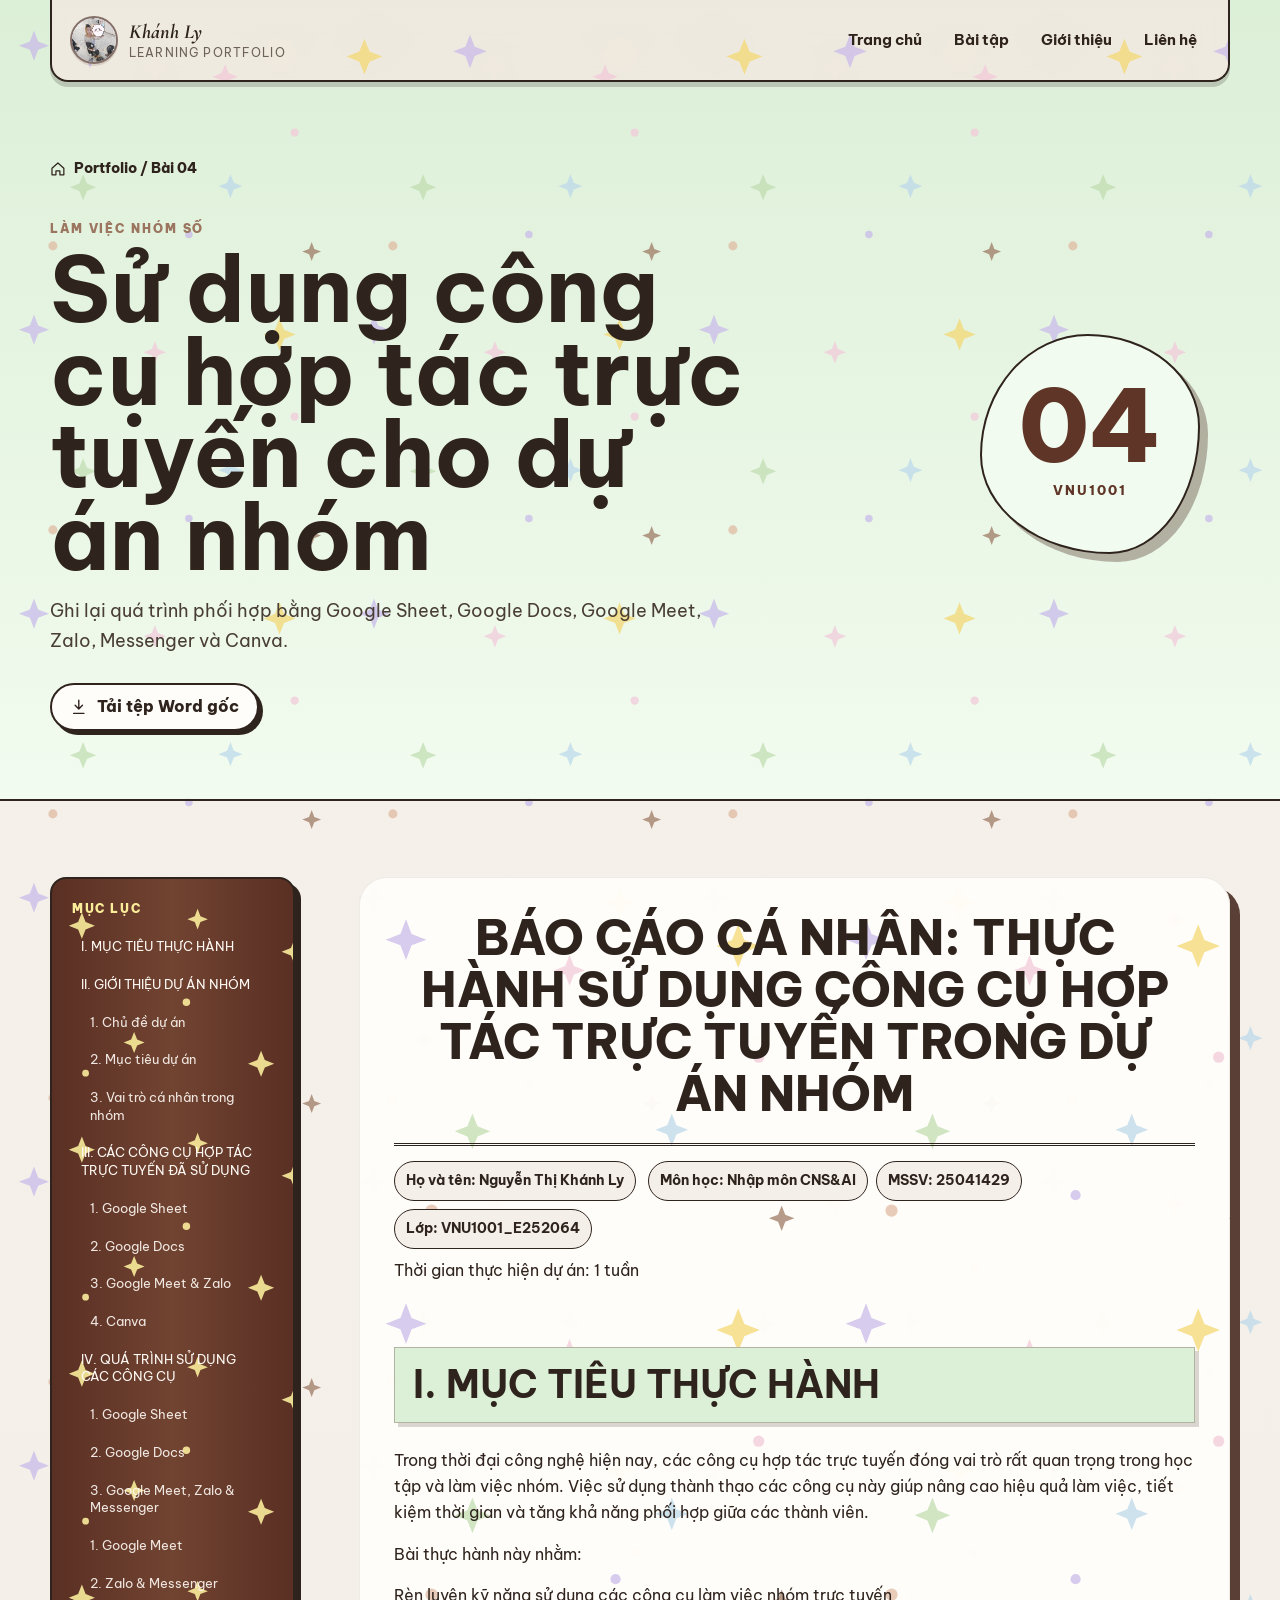
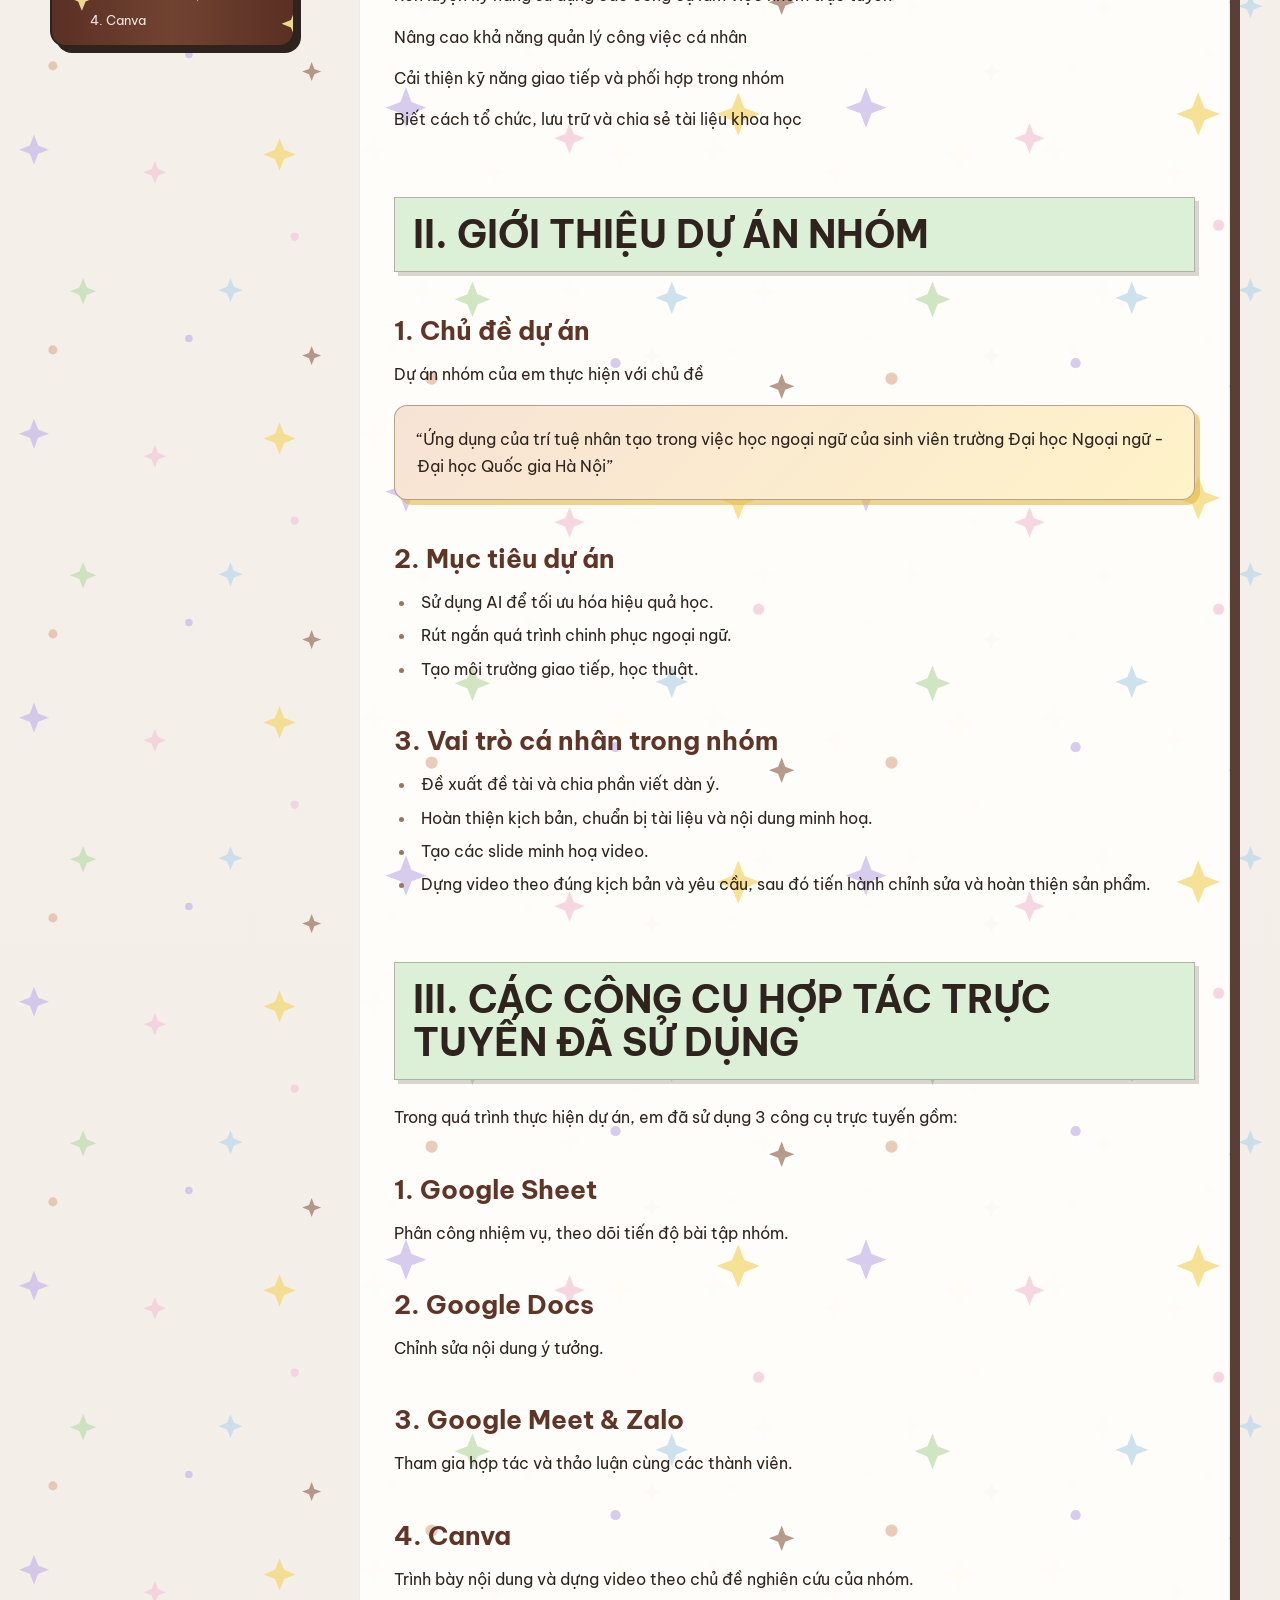
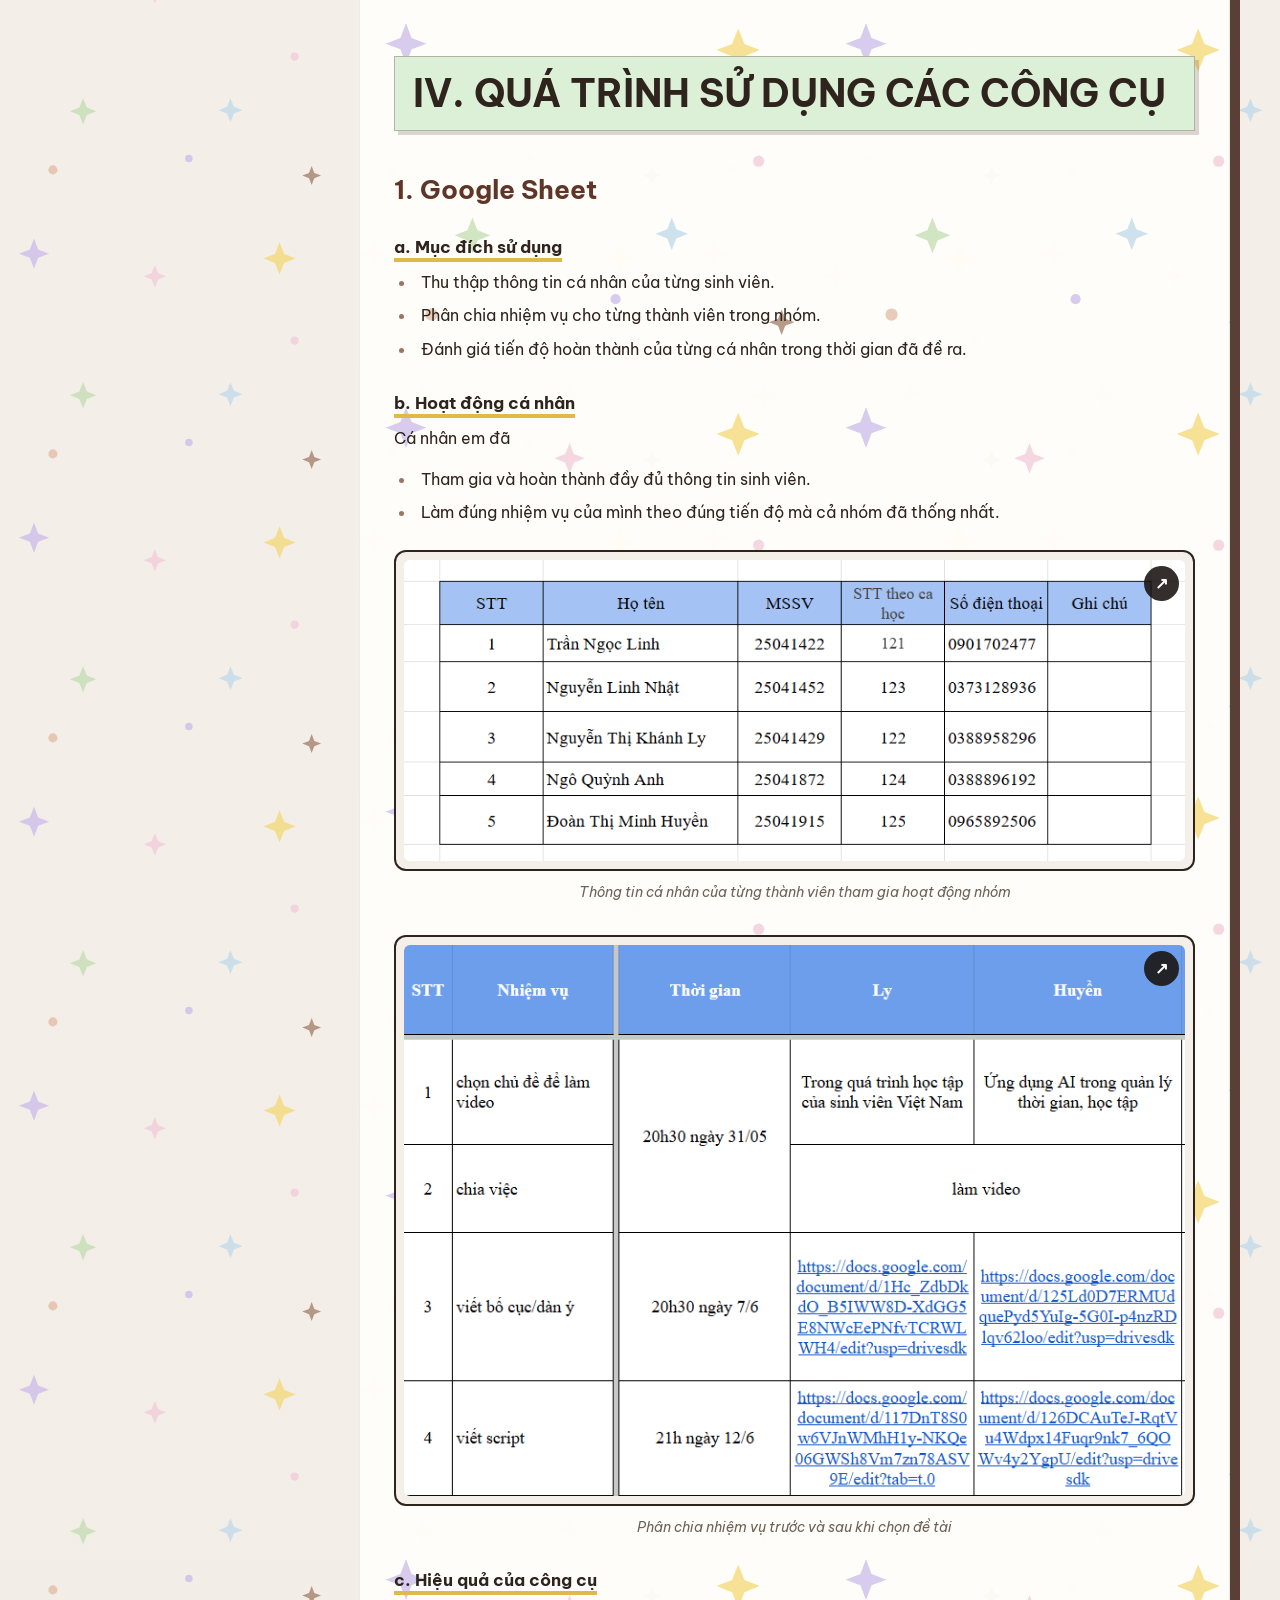
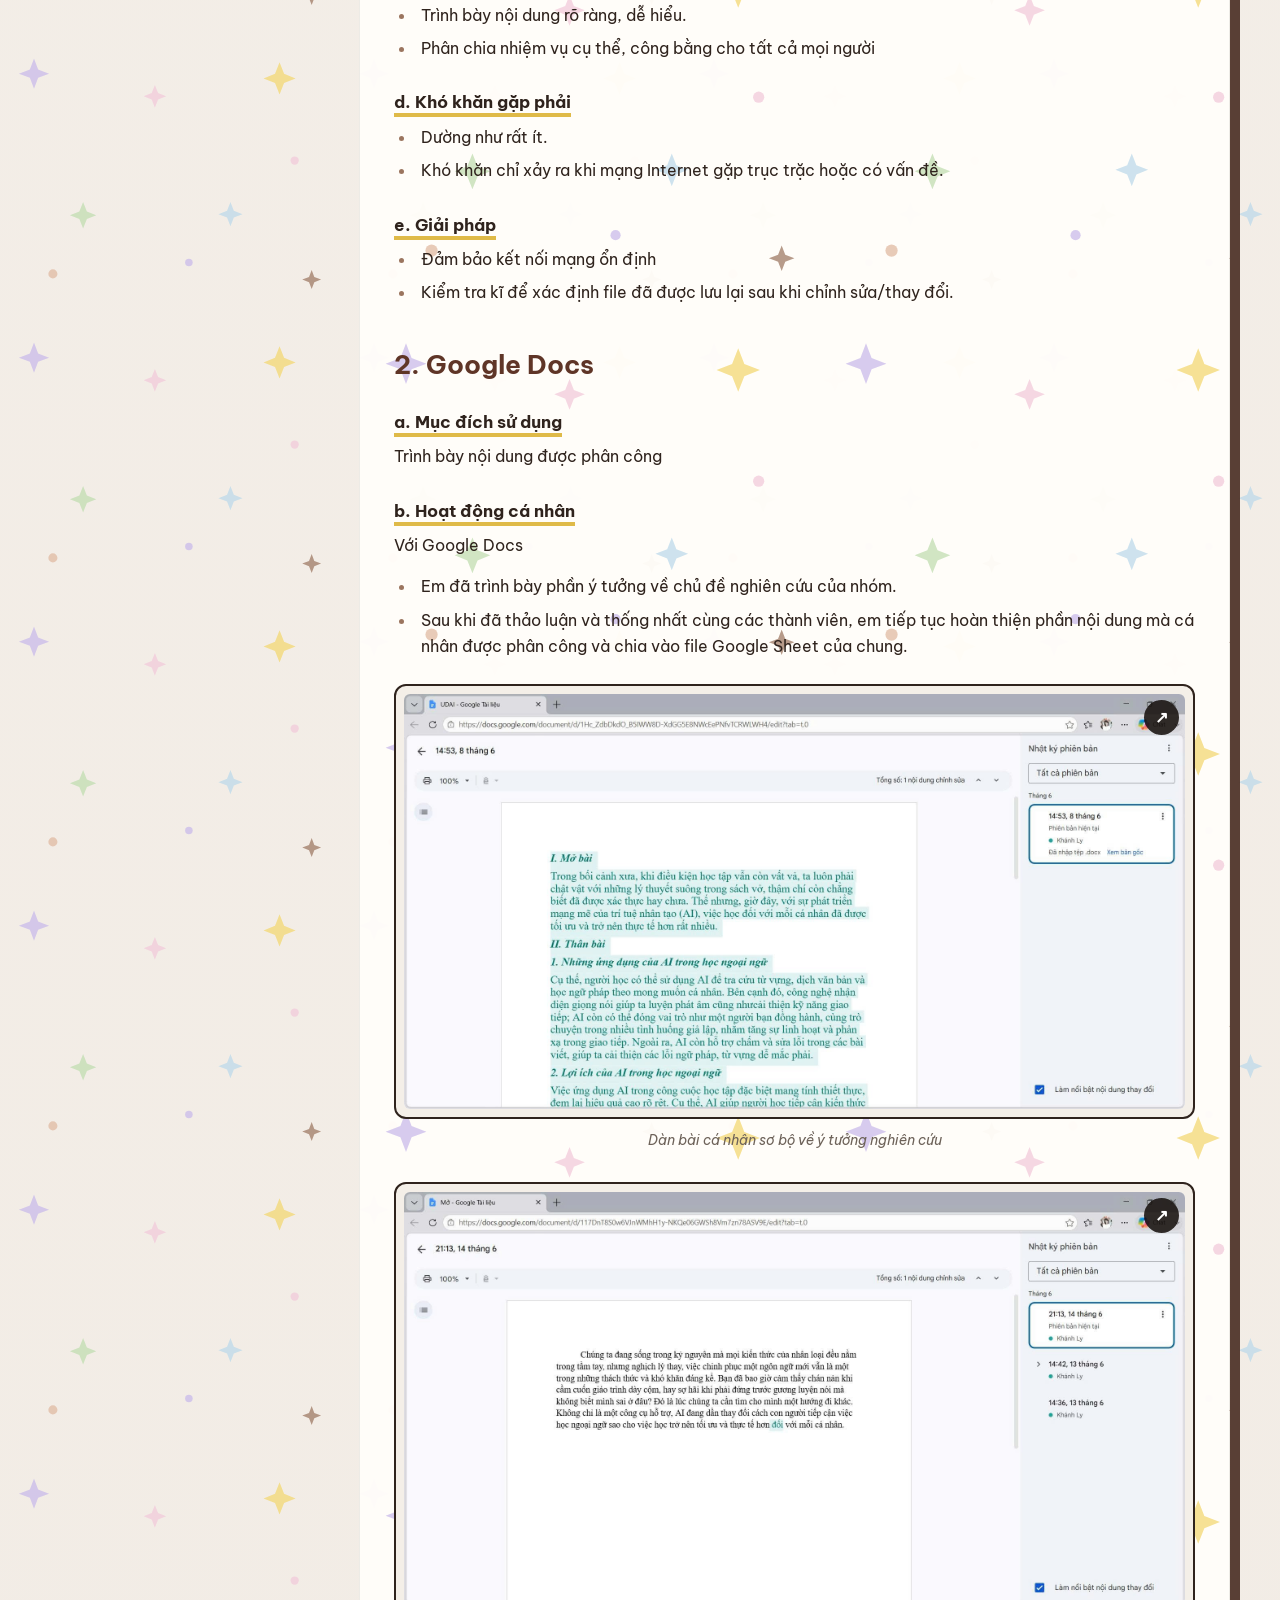
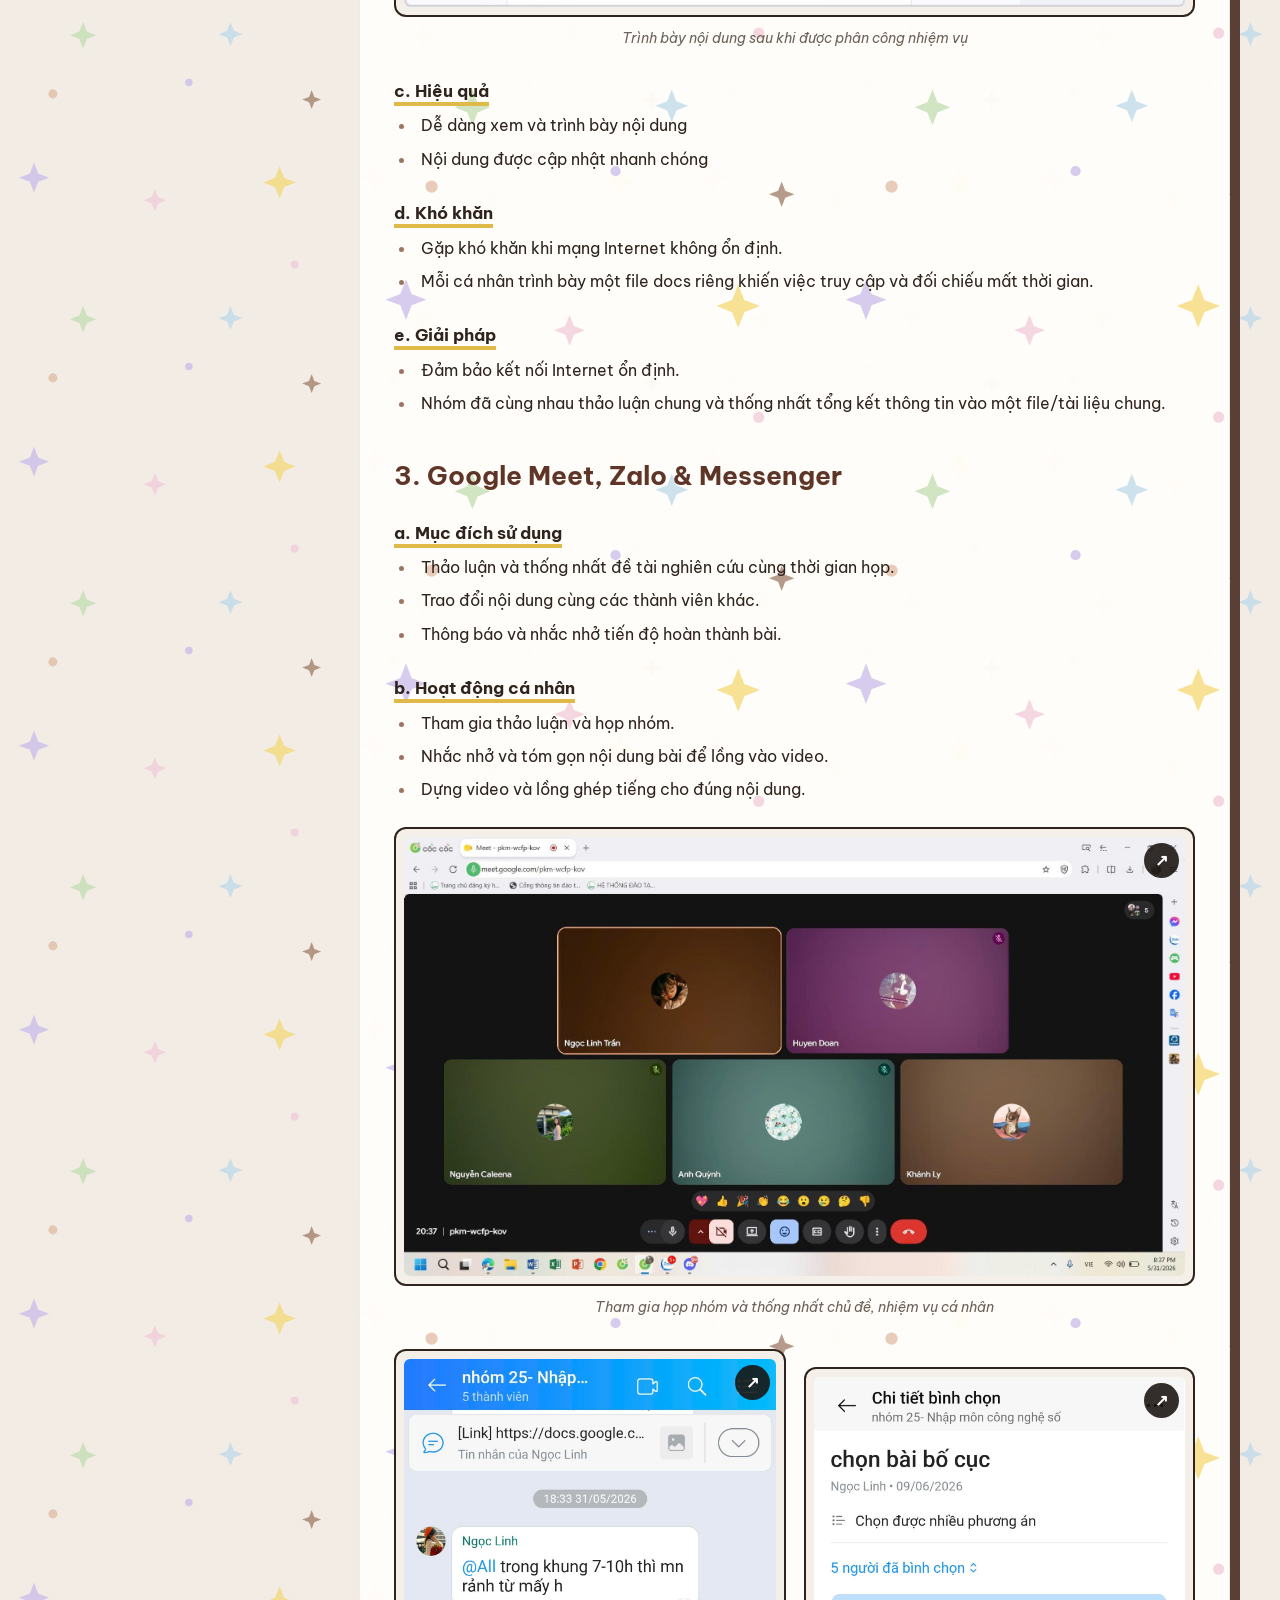
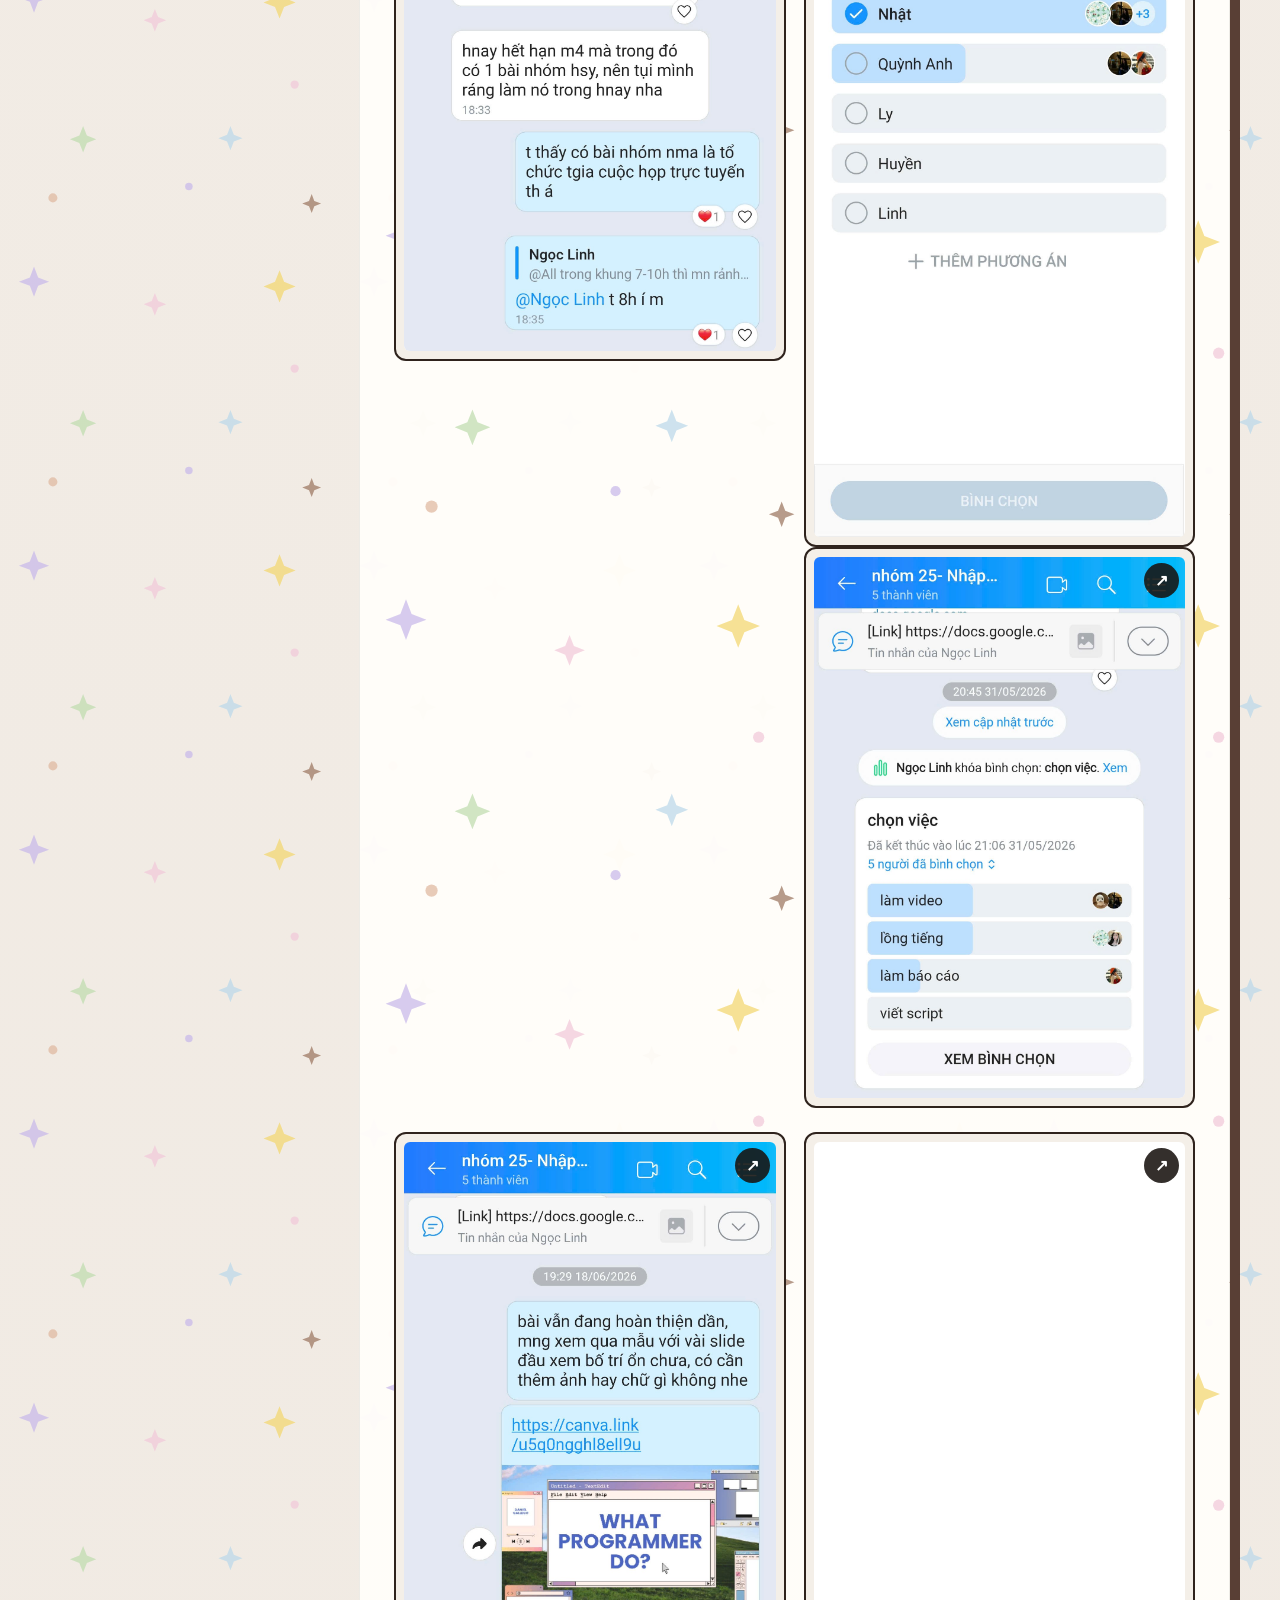
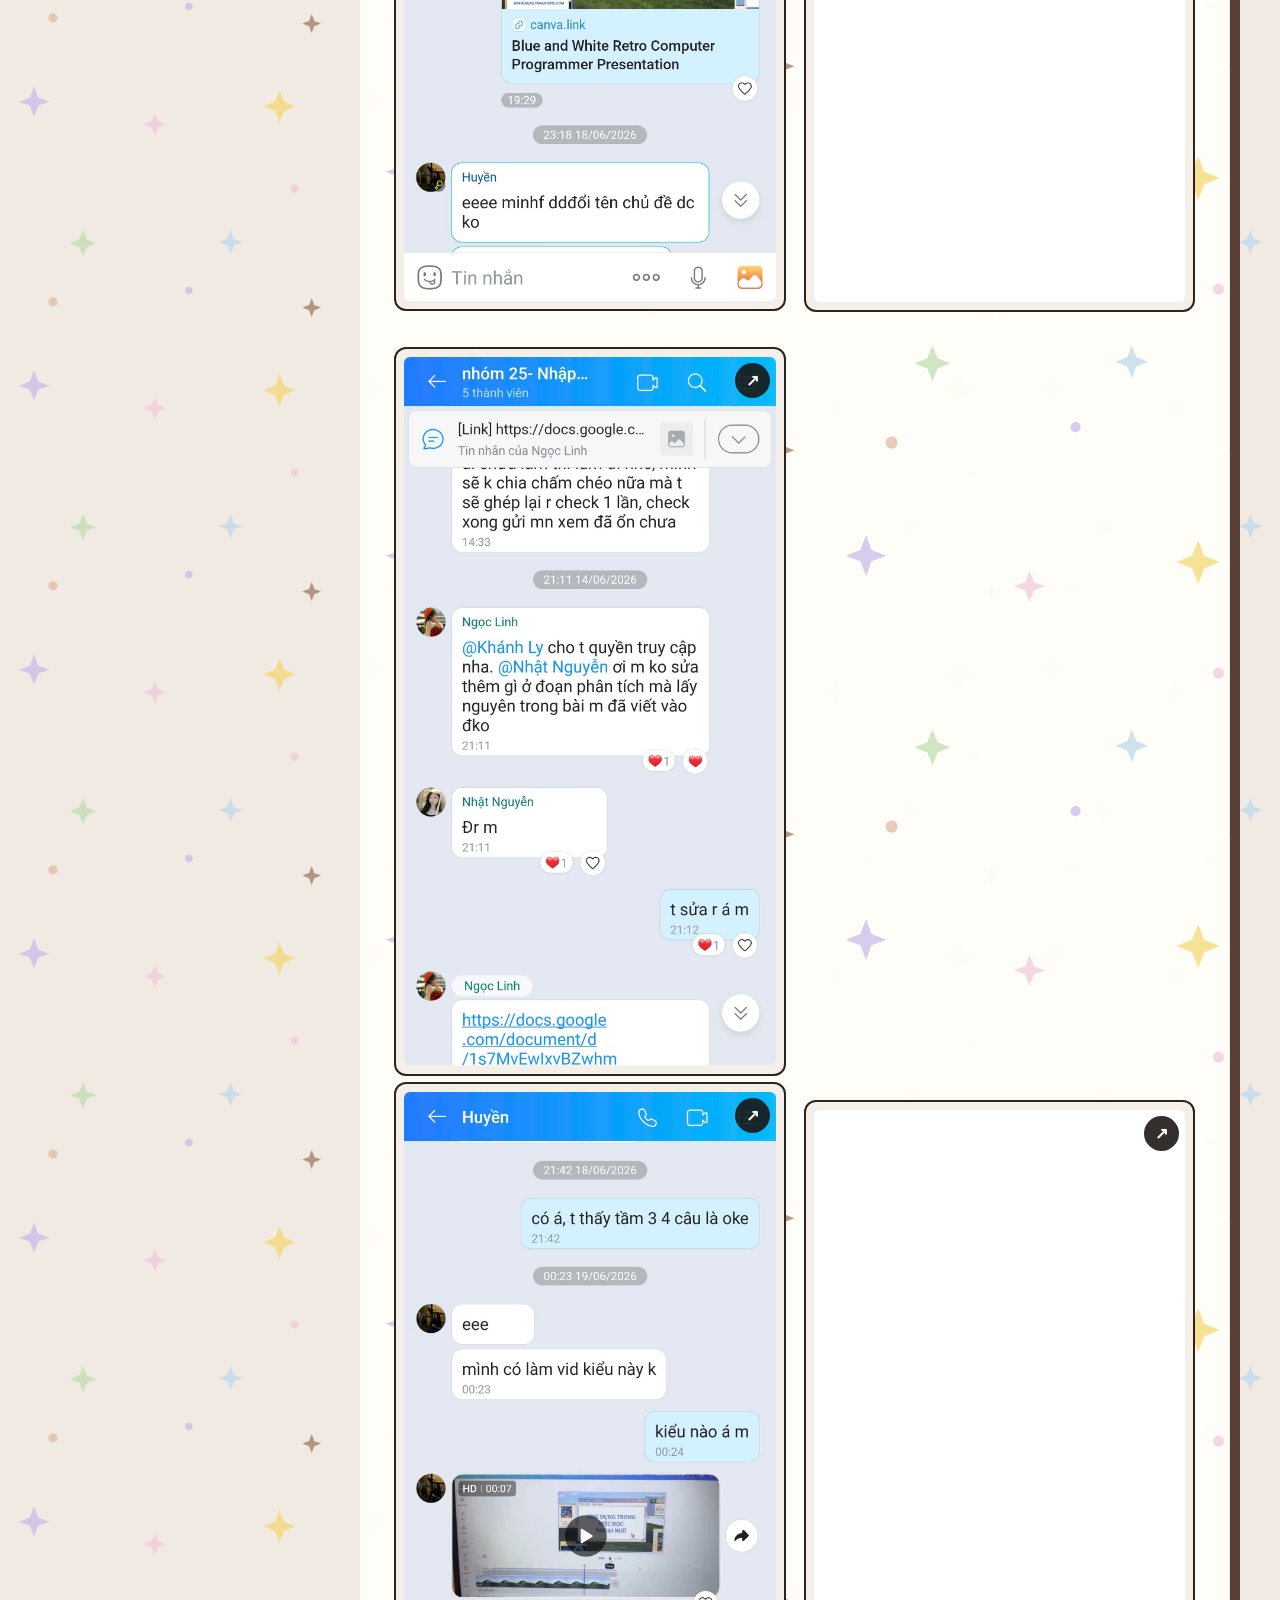
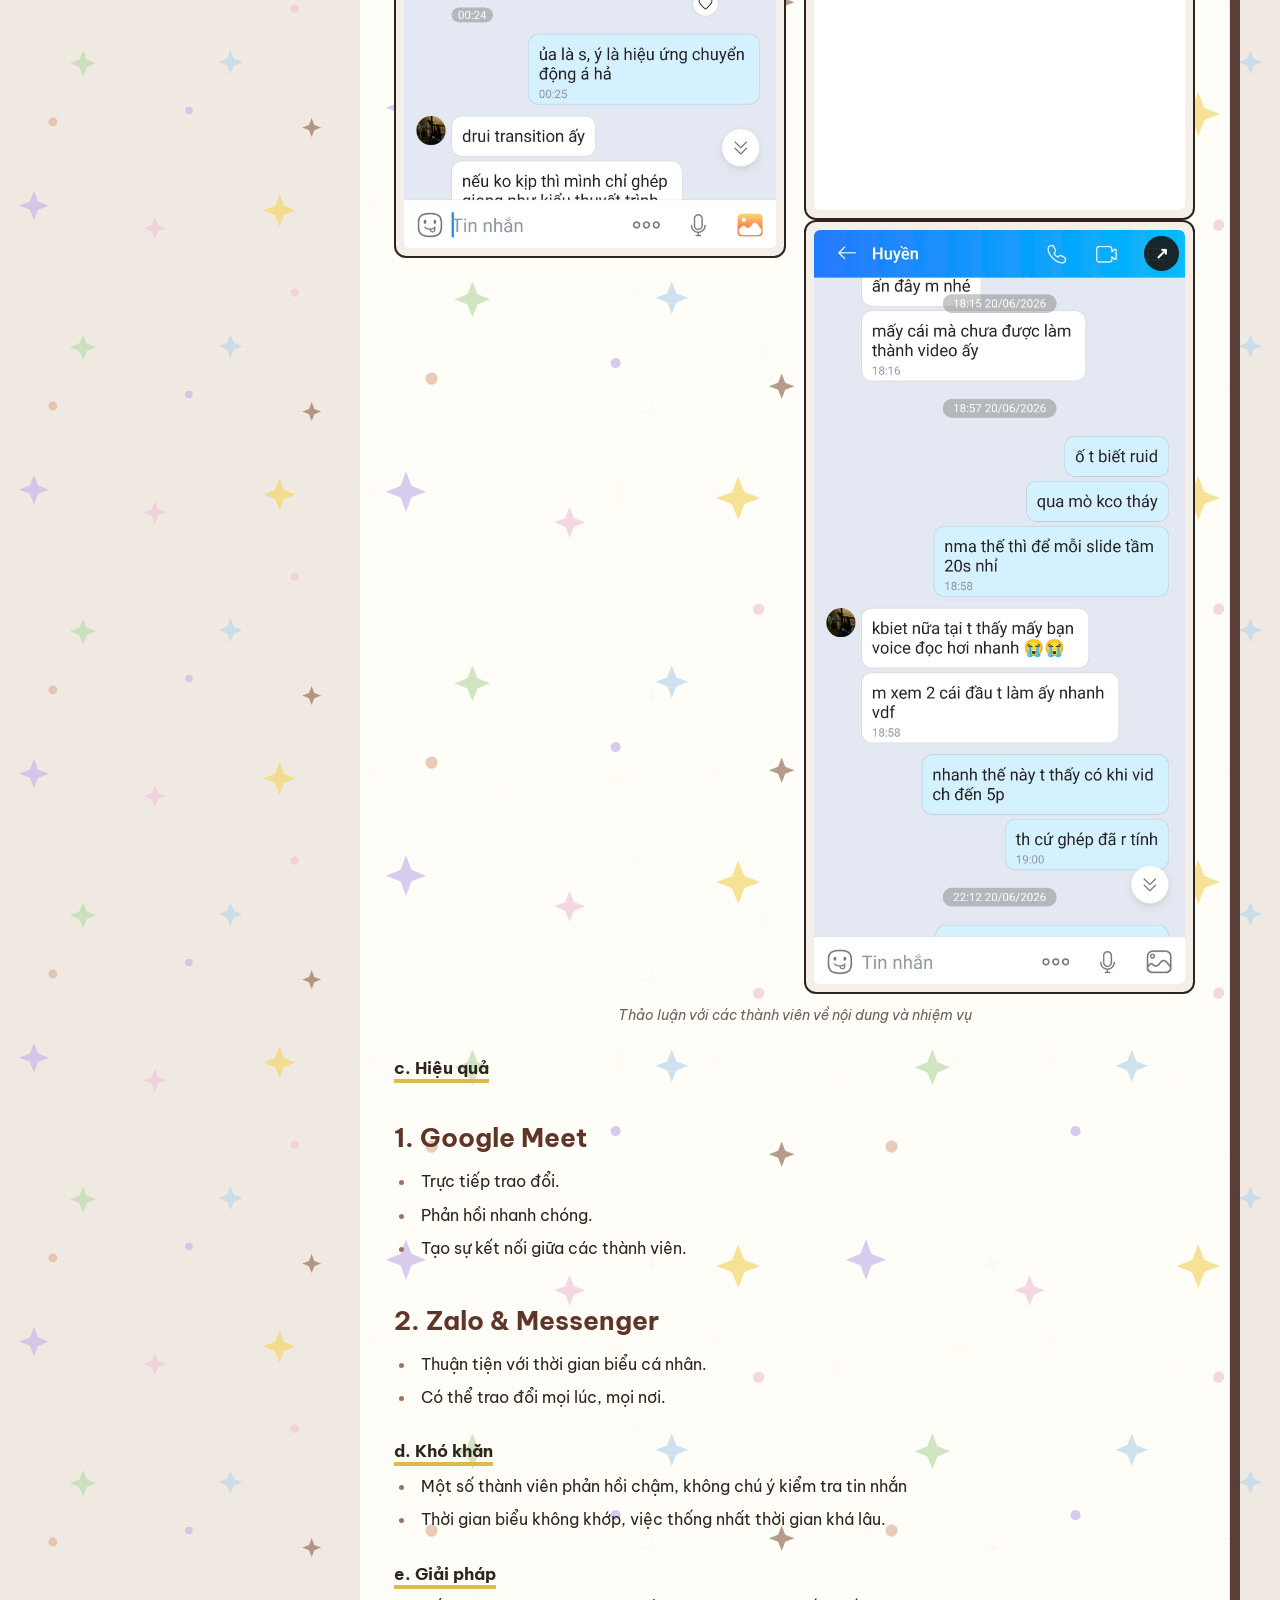
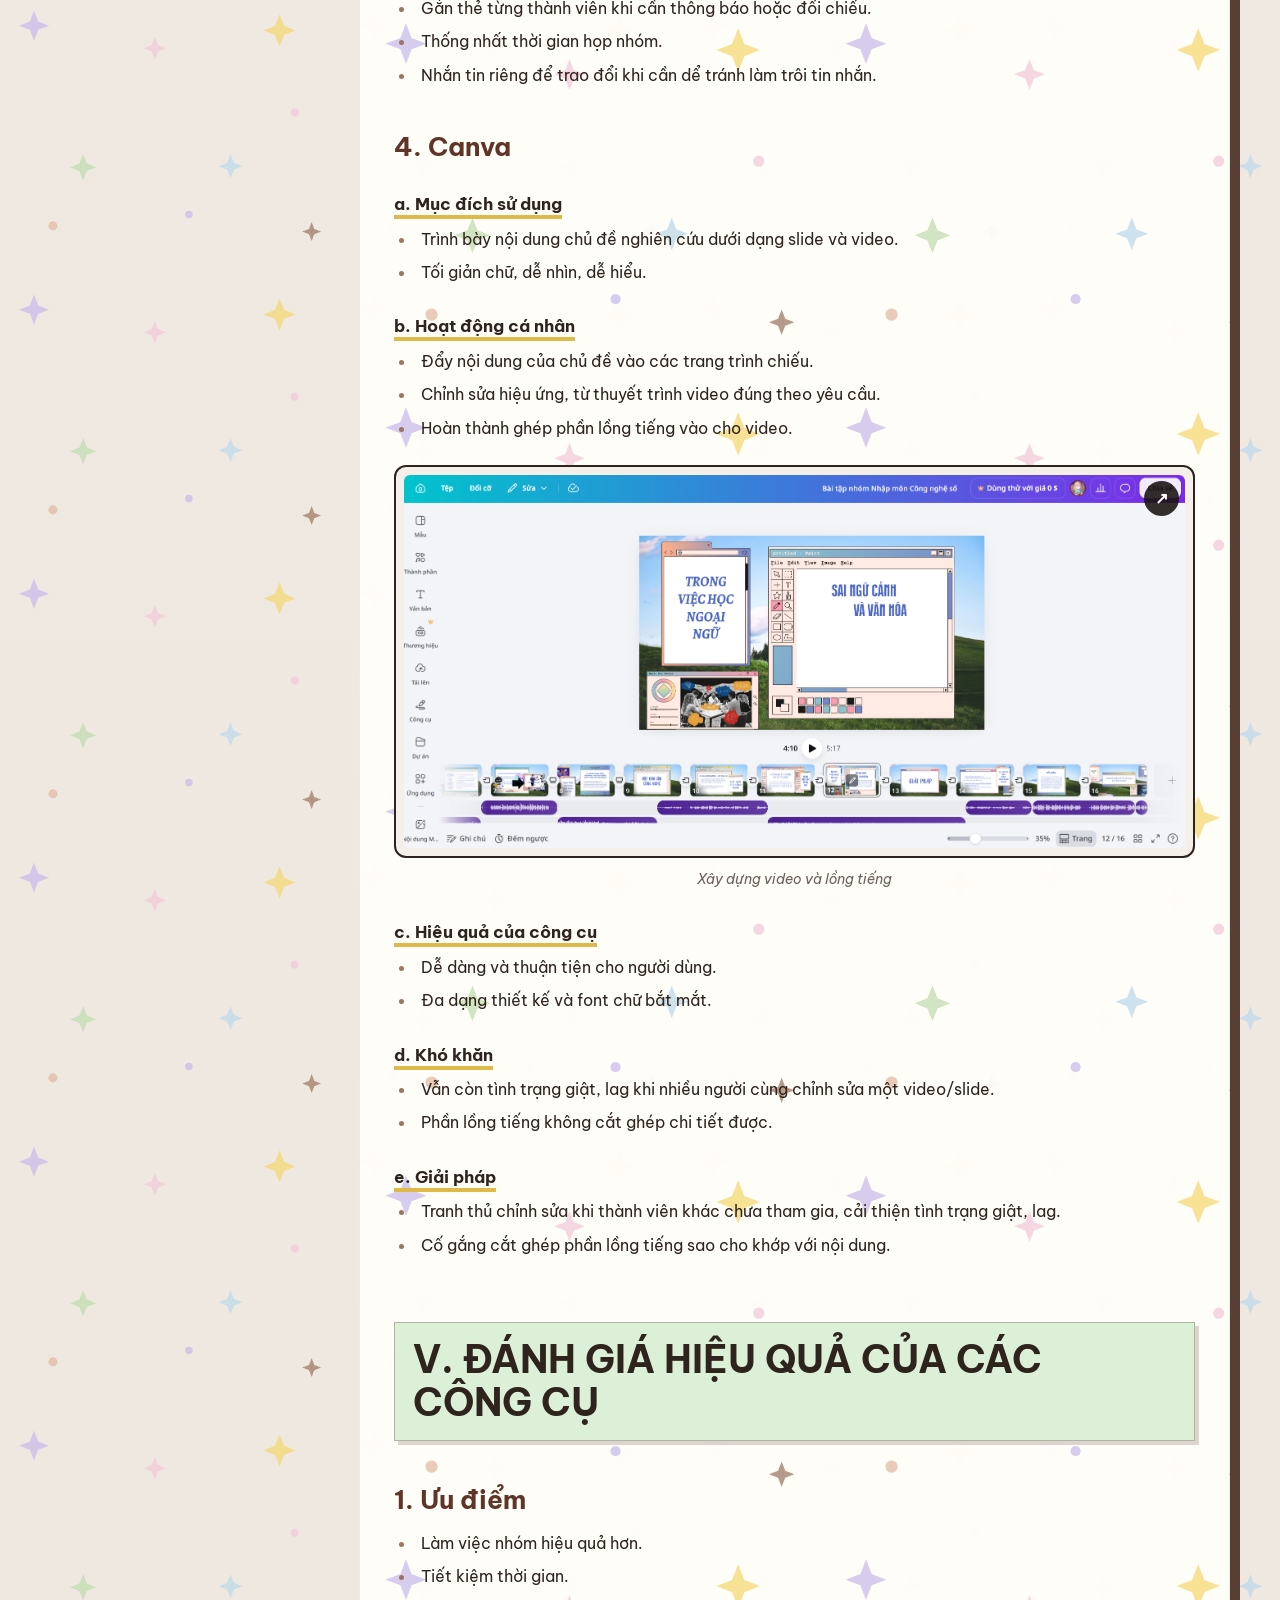
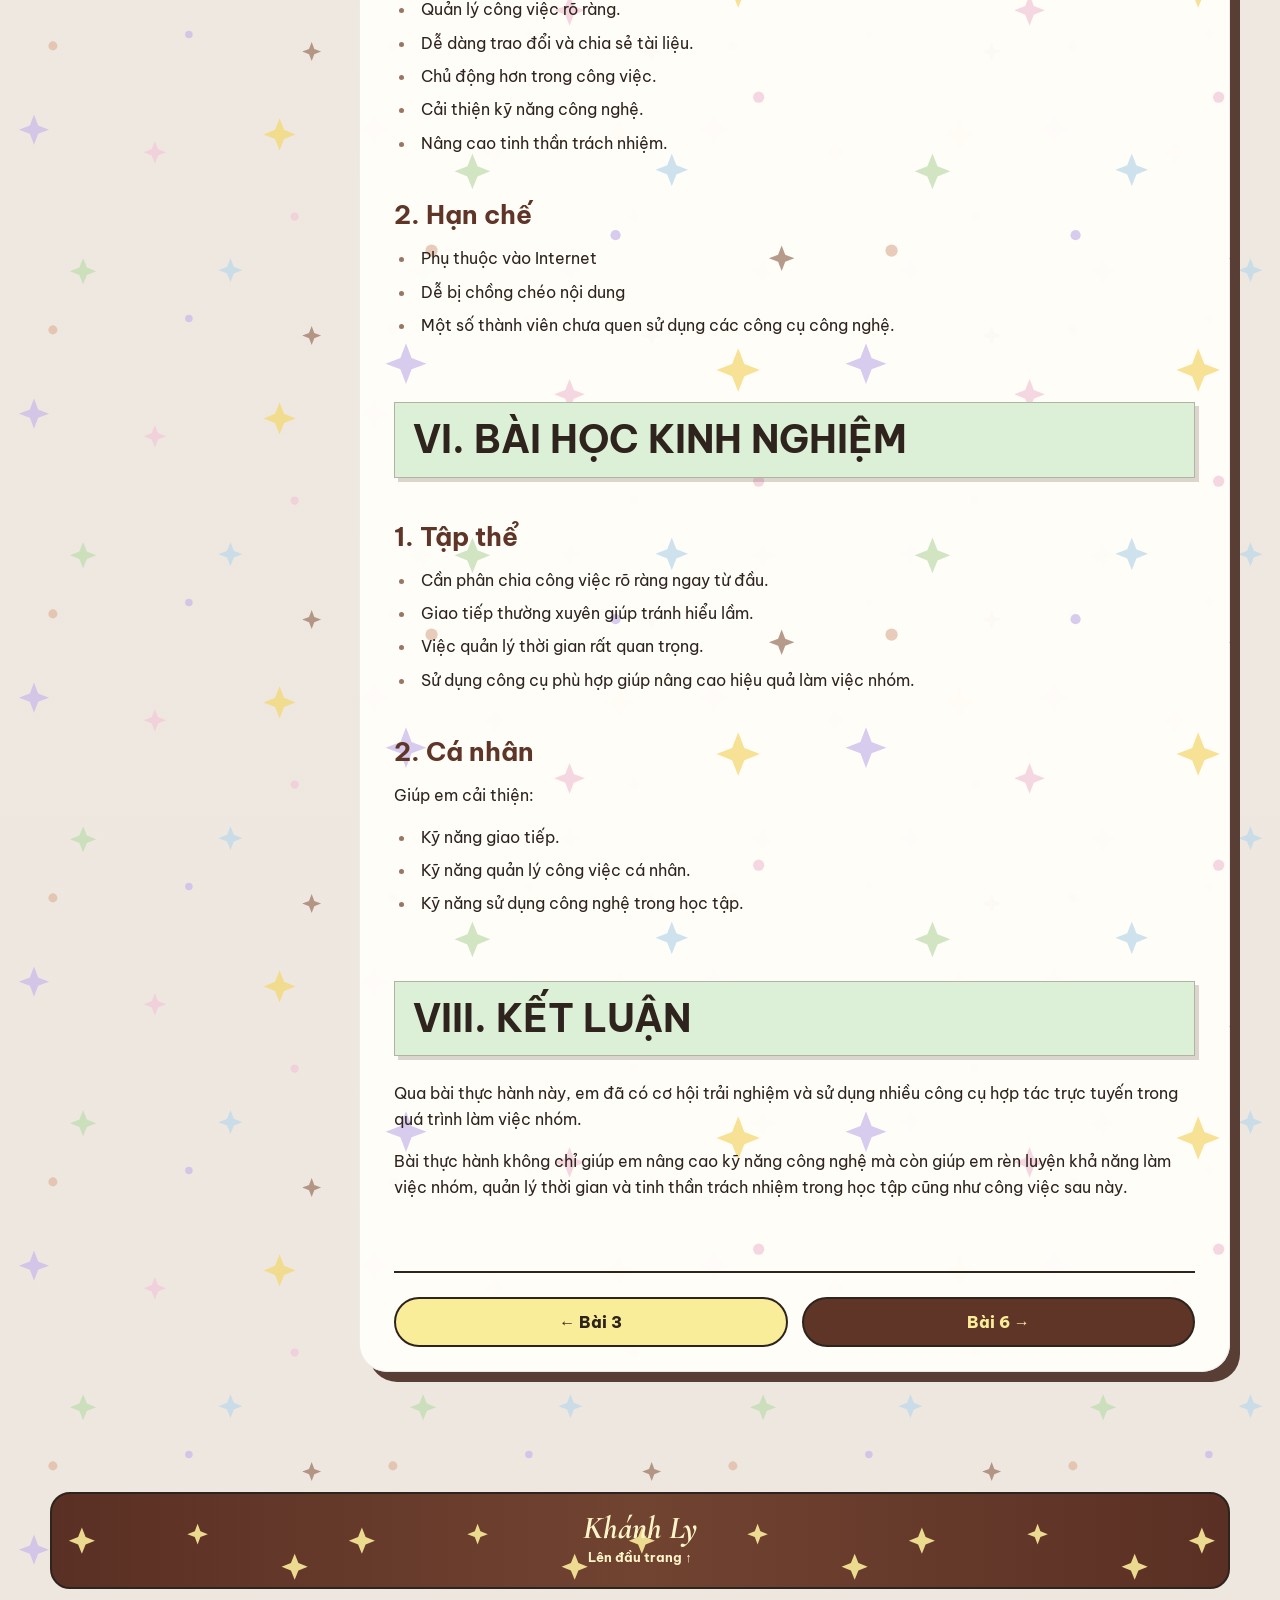
<file: bai-4.html>
<!DOCTYPE html>

<html lang="vi">
<head>
<meta charset="utf-8"/>
<meta content="width=device-width, initial-scale=1" name="viewport"/>
<meta content="Ghi lại quá trình phối hợp bằng Google Sheet, Google Docs, Google Meet, Zalo, Messenger và Canva." name="description"/>
<meta content="#3f2117" name="theme-color"/>
<title>Bài 4 — Sử dụng công cụ hợp tác trực tuyến cho dự án nhóm</title>
<script>document.documentElement.classList.add('js')</script>
<link href="assets/favicon.svg" rel="icon" type="image/svg+xml"/>
<link href="https://fonts.googleapis.com" rel="preconnect"/>
<link crossorigin="" href="https://fonts.gstatic.com" rel="preconnect"/>
<link href="assets/styles.css" rel="stylesheet"/>
</head>
<body class="assignment-page lesson-4">
<a class="skip-link" href="#main-content">Bỏ qua điều hướng</a>
<header class="site-header">
<a aria-label="Về trang chủ" class="brand" href="index.html">
<span class="brand-avatar"><img src="assets/images/photo-mirror.jpg" alt="Ảnh đại diện Khánh Ly"/></span>
<span class="brand-copy"><strong>Khánh Ly</strong><small>Learning portfolio</small></span>
</a>
<button aria-controls="main-nav" aria-expanded="false" aria-label="Mở menu" class="nav-toggle" type="button"><span></span><span></span><span></span></button>
<nav aria-label="Điều hướng chính" class="main-nav" id="main-nav">
<a href="index.html#home">Trang chủ</a>
<a href="index.html#assignments">Bài tập</a>
<a href="index.html#about">Giới thiệu</a>
<a href="mailto:4m.xzys3e@gmail.com">Liên hệ</a>
</nav>
</header>
<main class="assignment-main" id="main-content">
<section class="assignment-hero section-shell">
<div class="assignment-hero__copy reveal">
<a class="breadcrumb" href="index.html#assignments"><svg aria-hidden="true" viewbox="0 0 24 24"><path d="m3 11 9-8 9 8v10h-6v-6H9v6H3z"></path></svg> Portfolio / Bài 04</a>
<p class="eyebrow">Làm việc nhóm số</p>
<h1>Sử dụng công cụ hợp tác trực tuyến cho dự án nhóm</h1>
<p>Ghi lại quá trình phối hợp bằng Google Sheet, Google Docs, Google Meet, Zalo, Messenger và Canva.</p>
<a class="button button--download" download="" href="documents/bai-4-cong-cu-hop-tac-truc-tuyen.docx"><svg aria-hidden="true" viewbox="0 0 24 24"><path d="M12 3v12m0 0 5-5m-5 5-5-5M5 21h14"></path></svg> Tải tệp Word gốc</a>
</div>
<div aria-hidden="true" class="assignment-number reveal"><span>04</span><small>VNU1001</small></div>
</section>
<section class="article-shell section-shell">
<aside class="article-toc">
<div class="toc-card"><p class="toc-title">Mục lục</p><ol><li class="toc-level-2"><a href="#i-muc-tieu-thuc-hanh-1">I. MỤC TIÊU THỰC HÀNH</a></li><li class="toc-level-2"><a href="#ii-gioi-thieu-du-an-nhom-2">II. GIỚI THIỆU DỰ ÁN NHÓM</a></li><li class="toc-level-3"><a href="#1-chu-de-du-an-3">1. Chủ đề dự án</a></li><li class="toc-level-3"><a href="#2-muc-tieu-du-an-4">2. Mục tiêu dự án</a></li><li class="toc-level-3"><a href="#3-vai-tro-ca-nhan-trong-nhom-5">3. Vai trò cá nhân trong nhóm</a></li><li class="toc-level-2"><a href="#iii-cac-cong-cu-hop-tac-truc-tuyen-da-su-dung-6">III. CÁC CÔNG CỤ HỢP TÁC TRỰC TUYẾN ĐÃ SỬ DỤNG</a></li><li class="toc-level-3"><a href="#1-google-sheet-7">1. Google Sheet</a></li><li class="toc-level-3"><a href="#2-google-docs-8">2. Google Docs</a></li><li class="toc-level-3"><a href="#3-google-meet-zalo-9">3. Google Meet &amp; Zalo</a></li><li class="toc-level-3"><a href="#4-canva-10">4. Canva</a></li><li class="toc-level-2"><a href="#iv-qua-trinh-su-dung-cac-cong-cu-11">IV. QUÁ TRÌNH SỬ DỤNG CÁC CÔNG CỤ</a></li><li class="toc-level-3"><a href="#1-google-sheet-12">1. Google Sheet</a></li><li class="toc-level-3"><a href="#2-google-docs-13">2. Google Docs</a></li><li class="toc-level-3"><a href="#3-google-meet-zalo-messenger-14">3. Google Meet, Zalo &amp; Messenger</a></li><li class="toc-level-3"><a href="#1-google-meet-15">1. Google Meet</a></li><li class="toc-level-3"><a href="#2-zalo-messenger-16">2. Zalo &amp; Messenger</a></li><li class="toc-level-3"><a href="#4-canva-17">4. Canva</a></li><li class="toc-level-2"><a href="#v-danh-gia-hieu-qua-cua-cac-cong-cu-18">V. ĐÁNH GIÁ HIỆU QUẢ CỦA CÁC CÔNG CỤ</a></li><li class="toc-level-3"><a href="#1-uu-diem-19">1. Ưu điểm</a></li><li class="toc-level-3"><a href="#2-han-che-20">2. Hạn chế</a></li><li class="toc-level-2"><a href="#vi-bai-hoc-kinh-nghiem-21">VI. BÀI HỌC KINH NGHIỆM</a></li><li class="toc-level-3"><a href="#1-tap-the-22">1. Tập thể</a></li><li class="toc-level-3"><a href="#2-ca-nhan-23">2. Cá nhân</a></li><li class="toc-level-2"><a href="#viii-ket-luan-24">VIII. KẾT LUẬN</a></li></ol><a class="toc-back" href="index.html#assignments">← Tất cả bài tập</a></div>
</aside>
<article class="document-content"><p class="document-title">BÁO CÁO CÁ NHÂN: THỰC HÀNH SỬ DỤNG CÔNG CỤ HỢP TÁC TRỰC TUYẾN TRONG DỰ ÁN NHÓM</p>
<p class="document-meta">Họ và tên: Nguyễn Thị Khánh Ly</p>
<p class="document-meta">Môn học: Nhập môn CNS&amp;AI</p><p class="document-meta">MSSV: 25041429</p><p class="document-meta">Lớp: VNU1001_E252064</p>
<p>Thời gian thực hiện dự án: 1 tuần</p>
<h2 id="i-muc-tieu-thuc-hanh-1">I. MỤC TIÊU THỰC HÀNH</h2>
<p>Trong thời đại công nghệ hiện nay, các công cụ hợp tác trực tuyến đóng vai trò rất quan trọng trong học tập và làm việc nhóm. Việc sử dụng thành thạo các công cụ này giúp nâng cao hiệu quả làm việc, tiết kiệm thời gian và tăng khả năng phối hợp giữa các thành viên.</p>
<p>Bài thực hành này nhằm:</p>
<p>Rèn luyện kỹ năng sử dụng các công cụ làm việc nhóm trực tuyến</p>
<p>Nâng cao khả năng quản lý công việc cá nhân</p>
<p>Cải thiện kỹ năng giao tiếp và phối hợp trong nhóm</p>
<p>Biết cách tổ chức, lưu trữ và chia sẻ tài liệu khoa học</p>
<h2 id="ii-gioi-thieu-du-an-nhom-2">II. GIỚI THIỆU DỰ ÁN NHÓM</h2>
<h3 id="1-chu-de-du-an-3">1. Chủ đề dự án</h3>
<p>Dự án nhóm của em thực hiện với chủ đề</p>
<blockquote>“Ứng dụng của trí tuệ nhân tạo trong việc học ngoại ngữ của sinh viên trường Đại học Ngoại ngữ - Đại học Quốc gia Hà Nội”</blockquote>
<h3 id="2-muc-tieu-du-an-4">2. Mục tiêu dự án</h3>
<ul class="content-list">
<li>Sử dụng AI để tối ưu hóa hiệu quả học.</li>
<li>Rút ngắn quá trình chinh phục ngoại ngữ.</li>
<li>Tạo môi trường giao tiếp, học thuật.</li>
</ul>
<h3 id="3-vai-tro-ca-nhan-trong-nhom-5">3. Vai trò cá nhân trong nhóm</h3>
<ul class="content-list">
<li>Đề xuất đề tài và chia phần viết dàn ý.</li>
<li>Hoàn thiện kịch bản, chuẩn bị tài liệu và nội dung minh hoạ.</li>
<li>Tạo các slide minh hoạ video.</li>
<li>Dựng video theo đúng kịch bản và yêu cầu, sau đó tiến hành chỉnh sửa và hoàn thiện sản phẩm.</li>
</ul>
<h2 id="iii-cac-cong-cu-hop-tac-truc-tuyen-da-su-dung-6">III. CÁC CÔNG CỤ HỢP TÁC TRỰC TUYẾN ĐÃ SỬ DỤNG</h2>
<p>Trong quá trình thực hiện dự án, em đã sử dụng 3 công cụ trực tuyến gồm:</p>
<h3 id="1-google-sheet-7">1. Google Sheet</h3>
<p>Phân công nhiệm vụ, theo dõi tiến độ bài tập nhóm.</p>
<h3 id="2-google-docs-8">2. Google Docs</h3>
<p>Chỉnh sửa nội dung ý tưởng.</p>
<h3 id="3-google-meet-zalo-9">3. Google Meet &amp; Zalo</h3>
<p>Tham gia hợp tác và thảo luận cùng các thành viên.</p>
<h3 id="4-canva-10">4. Canva</h3>
<p>Trình bày nội dung và dựng video theo chủ đề nghiên cứu của nhóm.</p>
<h2 id="iv-qua-trinh-su-dung-cac-cong-cu-11">IV. QUÁ TRÌNH SỬ DỤNG CÁC CÔNG CỤ</h2>
<h3 id="1-google-sheet-12">1. Google Sheet</h3>
<h4 id="a-muc-dich-su-dung-13">a. Mục đích sử dụng</h4>
<ul class="content-list">
<li>Thu thập thông tin cá nhân của từng sinh viên.</li>
<li>Phân chia nhiệm vụ cho từng thành viên trong nhóm.</li>
<li>Đánh giá tiến độ hoàn thành của từng cá nhân trong thời gian đã đề ra.</li>
</ul>
<h4 id="b-hoat-dong-ca-nhan-13">b. Hoạt động cá nhân</h4>
<p>Cá nhân em đã</p>
<ul class="content-list">
<li>Tham gia và hoàn thành đầy đủ thông tin sinh viên.</li>
<li>Làm đúng nhiệm vụ của mình theo đúng tiến độ mà cả nhóm đã thống nhất.</li>
</ul>
<div class="media-grid media-grid--single">
<button aria-label="Mở ảnh minh chứng ở kích thước lớn" class="media-button" data-lightbox="assets/images/bai-4-01.png" type="button"><img alt="Minh chứng bài 4, hình 1" decoding="async" height="333" loading="lazy" src="assets/images/bai-4-01.png" width="862"/><span aria-hidden="true" class="media-zoom">↗</span></button>
</div>
<p class="figure-caption">Thông tin cá nhân của từng thành viên tham gia hoạt động nhóm</p>
<div class="media-grid media-grid--single">
<button aria-label="Mở ảnh minh chứng ở kích thước lớn" class="media-button" data-lightbox="assets/images/bai-4-02.png" type="button"><img alt="Minh chứng bài 4, hình 2" decoding="async" height="576" loading="lazy" src="assets/images/bai-4-02.png" width="816"/><span aria-hidden="true" class="media-zoom">↗</span></button>
</div>
<p class="figure-caption">Phân chia nhiệm vụ trước và sau khi chọn đề tài</p>
<h4 id="c-hieu-qua-cua-cong-cu-13">c. Hiệu quả của công cụ</h4>
<ul class="content-list">
<li>Trình bày nội dung rõ ràng, dễ hiểu.</li>
<li>Phân chia nhiệm vụ cụ thể, công bằng cho tất cả mọi người</li>
</ul>
<h4 id="d-kho-khan-gap-phai-13">d. Khó khăn gặp phải</h4>
<ul class="content-list">
<li>Dường như rất ít.</li>
<li>Khó khăn chỉ xảy ra khi mạng Internet gặp trục trặc hoặc có vấn đề.</li>
</ul>
<h4 id="e-giai-phap-13">e. Giải pháp</h4>
<ul class="content-list">
<li>Đảm bảo kết nối mạng ổn định</li>
<li>Kiểm tra kĩ để xác định file đã được lưu lại sau khi chỉnh sửa/thay đổi.</li>
</ul>
<h3 id="2-google-docs-13">2. Google Docs</h3>
<h4 id="a-muc-dich-su-dung-14">a. Mục đích sử dụng</h4>
<p>Trình bày nội dung được phân công</p>
<h4 id="b-hoat-dong-ca-nhan-14">b. Hoạt động cá nhân</h4>
<p>Với Google Docs</p>
<ul class="content-list">
<li>Em đã trình bày phần ý tưởng về chủ đề nghiên cứu của nhóm.</li>
<li>Sau khi đã thảo luận và thống nhất cùng các thành viên, em tiếp tục hoàn thiện phần nội dung mà cá nhân được phân công và chia vào file Google Sheet của chung.</li>
</ul>
<div class="media-grid media-grid--single">
<button aria-label="Mở ảnh minh chứng ở kích thước lớn" class="media-button" data-lightbox="assets/images/bai-4-03.png" type="button"><img alt="Minh chứng bài 4, hình 3" decoding="async" height="1020" loading="lazy" src="assets/images/bai-4-03.png" width="1920"/><span aria-hidden="true" class="media-zoom">↗</span></button>
</div>
<p class="figure-caption">Dàn bài cá nhân sơ bộ về ý tưởng nghiên cứu</p>
<div class="media-grid media-grid--single">
<button aria-label="Mở ảnh minh chứng ở kích thước lớn" class="media-button" data-lightbox="assets/images/bai-4-04.png" type="button"><img alt="Minh chứng bài 4, hình 4" decoding="async" height="1020" loading="lazy" src="assets/images/bai-4-04.png" width="1920"/><span aria-hidden="true" class="media-zoom">↗</span></button>
</div>
<p class="figure-caption">Trình bày nội dung sau khi được phân công nhiệm vụ</p>
<h4 id="c-hieu-qua-14">c. Hiệu quả</h4>
<ul class="content-list">
<li>Dễ dàng xem và trình bày nội dung</li>
<li>Nội dung được cập nhật nhanh chóng</li>
</ul>
<h4 id="d-kho-khan-14">d. Khó khăn</h4>
<ul class="content-list">
<li>Gặp khó khăn khi mạng Internet không ổn định.</li>
<li>Mỗi cá nhân trình bày một file docs riêng khiến việc truy cập và đối chiếu mất thời gian.</li>
</ul>
<h4 id="e-giai-phap-14">e. Giải pháp</h4>
<ul class="content-list">
<li>Đảm bảo kết nối Internet ổn định.</li>
<li>Nhóm đã cùng nhau thảo luận chung và thống nhất tổng kết thông tin vào một file/tài liệu chung.</li>
</ul>
<h3 id="3-google-meet-zalo-messenger-14">3. Google Meet, Zalo &amp; Messenger</h3>
<h4 id="a-muc-dich-su-dung-15">a. Mục đích sử dụng</h4>
<ul class="content-list">
<li>Thảo luận và thống nhất đề tài nghiên cứu cùng thời gian họp.</li>
<li>Trao đổi nội dung cùng các thành viên khác.</li>
<li>Thông báo và nhắc nhở tiến độ hoàn thành bài.</li>
</ul>
<h4 id="b-hoat-dong-ca-nhan-15">b. Hoạt động cá nhân</h4>
<ul class="content-list">
<li>Tham gia thảo luận và họp nhóm.</li>
<li>Nhắc nhở và tóm gọn nội dung bài để lồng vào video.</li>
<li>Dựng video và lồng ghép tiếng cho đúng nội dung.</li>
</ul>
<div class="media-grid media-grid--single">
<button aria-label="Mở ảnh minh chứng ở kích thước lớn" class="media-button" data-lightbox="assets/images/bai-4-05.png" type="button"><img alt="Minh chứng bài 4, hình 5" decoding="async" height="1078" loading="lazy" src="assets/images/bai-4-05.png" width="1919"/><span aria-hidden="true" class="media-zoom">↗</span></button>
</div>
<p class="figure-caption">Tham gia họp nhóm và thống nhất chủ đề, nhiệm vụ cá nhân</p>
<div class="media-grid media-grid--phones">
<button aria-label="Mở ảnh minh chứng ở kích thước lớn" class="media-button" data-lightbox="assets/images/bai-4-06.png" type="button"><img alt="Minh chứng bài 4, hình 6" decoding="async" height="2001" loading="lazy" src="assets/images/bai-4-06.png" width="1256"/><span aria-hidden="true" class="media-zoom">↗</span></button>
<button aria-label="Mở ảnh minh chứng ở kích thước lớn" class="media-button" data-lightbox="assets/images/bai-4-07.png" type="button"><img alt="Minh chứng bài 4, hình 7" decoding="async" height="2578" loading="lazy" src="assets/images/bai-4-07.png" width="1256"/><span aria-hidden="true" class="media-zoom">↗</span></button>
<button aria-label="Mở ảnh minh chứng ở kích thước lớn" class="media-button" data-lightbox="assets/images/bai-4-08.png" type="button"><img alt="Minh chứng bài 4, hình 8" decoding="async" height="1826" loading="lazy" src="assets/images/bai-4-08.png" width="1254"/><span aria-hidden="true" class="media-zoom">↗</span></button>
</div>
<div class="media-grid media-grid--phones">
<button aria-label="Mở ảnh minh chứng ở kích thước lớn" class="media-button" data-lightbox="assets/images/bai-4-09.png" type="button"><img alt="Minh chứng bài 4, hình 9" decoding="async" height="2565" loading="lazy" src="assets/images/bai-4-09.png" width="1255"/><span aria-hidden="true" class="media-zoom">↗</span></button>
<button aria-label="Mở ảnh minh chứng ở kích thước lớn" class="media-button" data-lightbox="assets/images/bai-4-10.png" type="button"><img alt="Minh chứng bài 4, hình 10" decoding="async" height="2396" loading="lazy" src="assets/images/bai-4-10.png" width="1256"/><span aria-hidden="true" class="media-zoom">↗</span></button>
<button aria-label="Mở ảnh minh chứng ở kích thước lớn" class="media-button" data-lightbox="assets/images/bai-4-11.png" type="button"><img alt="Minh chứng bài 4, hình 11" decoding="async" height="2573" loading="lazy" src="assets/images/bai-4-11.png" width="1256"/><span aria-hidden="true" class="media-zoom">↗</span></button>
</div>
<div class="media-grid media-grid--phones">
<button aria-label="Mở ảnh minh chứng ở kích thước lớn" class="media-button" data-lightbox="assets/images/bai-4-12.png" type="button"><img alt="Minh chứng bài 4, hình 12" decoding="async" height="2556" loading="lazy" src="assets/images/bai-4-12.png" width="1256"/><span aria-hidden="true" class="media-zoom">↗</span></button>
<button aria-label="Mở ảnh minh chứng ở kích thước lớn" class="media-button" data-lightbox="assets/images/bai-4-13.png" type="button"><img alt="Minh chứng bài 4, hình 13" decoding="async" height="2368" loading="lazy" src="assets/images/bai-4-13.png" width="1256"/><span aria-hidden="true" class="media-zoom">↗</span></button>
<button aria-label="Mở ảnh minh chứng ở kích thước lớn" class="media-button" data-lightbox="assets/images/bai-4-14.png" type="button"><img alt="Minh chứng bài 4, hình 14" decoding="async" height="2548" loading="lazy" src="assets/images/bai-4-14.png" width="1256"/><span aria-hidden="true" class="media-zoom">↗</span></button>
</div>
<p class="figure-caption">Thảo luận với các thành viên về nội dung và nhiệm vụ</p>
<h4 id="c-hieu-qua-15">c. Hiệu quả</h4>
<h3 id="1-google-meet-15">1. Google Meet</h3>
<ul class="content-list">
<li>Trực tiếp trao đổi.</li>
<li>Phản hồi nhanh chóng.</li>
<li>Tạo sự kết nối giữa các thành viên.</li>
</ul>
<h3 id="2-zalo-messenger-16">2. Zalo &amp; Messenger</h3>
<ul class="content-list">
<li>Thuận tiện với thời gian biểu cá nhân.</li>
<li>Có thể trao đổi mọi lúc, mọi nơi.</li>
</ul>
<h4 id="d-kho-khan-17">d. Khó khăn</h4>
<ul class="content-list">
<li>Một số thành viên phản hồi chậm, không chú ý kiểm tra tin nhắn</li>
<li>Thời gian biểu không khớp, việc thống nhất thời gian khá lâu.</li>
</ul>
<h4 id="e-giai-phap-17">e. Giải pháp</h4>
<ul class="content-list">
<li>Gắn thẻ từng thành viên khi cần thông báo hoặc đối chiếu.</li>
<li>Thống nhất thời gian họp nhóm.</li>
<li>Nhắn tin riêng để trao đổi khi cần dể tránh làm trôi tin nhắn.</li>
</ul>
<h3 id="4-canva-17">4. Canva</h3>
<h4 id="a-muc-dich-su-dung-18">a. Mục đích sử dụng</h4>
<ul class="content-list">
<li>Trình bày nội dung chủ đề nghiên cứu dưới dạng slide và video.</li>
<li>Tối giản chữ, dễ nhìn, dễ hiểu.</li>
</ul>
<h4 id="b-hoat-dong-ca-nhan-18">b. Hoạt động cá nhân</h4>
<ul class="content-list">
<li>Đẩy nội dung của chủ đề vào các trang trình chiếu.</li>
<li>Chỉnh sửa hiệu ứng, từ thuyết trình video đúng theo yêu cầu.</li>
<li>Hoàn thành ghép phần lồng tiếng vào cho video.</li>
</ul>
<div class="media-grid media-grid--single">
<button aria-label="Mở ảnh minh chứng ở kích thước lớn" class="media-button" data-lightbox="assets/images/bai-4-15.png" type="button"><img alt="Minh chứng bài 4, hình 15" decoding="async" height="910" loading="lazy" src="assets/images/bai-4-15.png" width="1905"/><span aria-hidden="true" class="media-zoom">↗</span></button>
</div>
<p class="figure-caption">Xây dựng video và lồng tiếng</p>
<h4 id="c-hieu-qua-cua-cong-cu-18">c. Hiệu quả của công cụ</h4>
<ul class="content-list">
<li>Dễ dàng và thuận tiện cho người dùng.</li>
<li>Đa dạng thiết kế và font chữ bắt mắt.</li>
</ul>
<h4 id="d-kho-khan-18">d. Khó khăn</h4>
<ul class="content-list">
<li>Vẫn còn tình trạng giật, lag khi nhiều người cùng chỉnh sửa một video/slide.</li>
<li>Phần lồng tiếng không cắt ghép chi tiết được.</li>
</ul>
<h4 id="e-giai-phap-18">e. Giải pháp</h4>
<ul class="content-list">
<li>Tranh thủ chỉnh sửa khi thành viên khác chưa tham gia, cải thiện tình trạng giật, lag.</li>
<li>Cố gắng cắt ghép phần lồng tiếng sao cho khớp với nội dung.</li>
</ul>
<h2 id="v-danh-gia-hieu-qua-cua-cac-cong-cu-18">V. ĐÁNH GIÁ HIỆU QUẢ CỦA CÁC CÔNG CỤ</h2>
<h3 id="1-uu-diem-19">1. Ưu điểm</h3>
<ul class="content-list">
<li>Làm việc nhóm hiệu quả hơn.</li>
<li>Tiết kiệm thời gian.</li>
<li>Quản lý công việc rõ ràng.</li>
<li>Dễ dàng trao đổi và chia sẻ tài liệu.</li>
<li>Chủ động hơn trong công việc.</li>
<li>Cải thiện kỹ năng công nghệ.</li>
<li>Nâng cao tinh thần trách nhiệm.</li>
</ul>
<h3 id="2-han-che-20">2. Hạn chế</h3>
<ul class="content-list">
<li>Phụ thuộc vào Internet</li>
<li>Dễ bị chồng chéo nội dung</li>
<li>Một số thành viên chưa quen sử dụng các công cụ công nghệ.</li>
</ul>
<h2 id="vi-bai-hoc-kinh-nghiem-21">VI. BÀI HỌC KINH NGHIỆM</h2>
<h3 id="1-tap-the-22">1. Tập thể</h3>
<ul class="content-list">
<li>Cần phân chia công việc rõ ràng ngay từ đầu.</li>
<li>Giao tiếp thường xuyên giúp tránh hiểu lầm.</li>
<li>Việc quản lý thời gian rất quan trọng.</li>
<li>Sử dụng công cụ phù hợp giúp nâng cao hiệu quả làm việc nhóm.</li>
</ul>
<h3 id="2-ca-nhan-23">2. Cá nhân</h3>
<p>Giúp em cải thiện:</p>
<ul class="content-list">
<li>Kỹ năng giao tiếp.</li>
<li>Kỹ năng quản lý công việc cá nhân.</li>
<li>Kỹ năng sử dụng công nghệ trong học tập.</li>
</ul>
<h2 id="viii-ket-luan-24">VIII. KẾT LUẬN</h2>
<p>Qua bài thực hành này, em đã có cơ hội trải nghiệm và sử dụng nhiều công cụ hợp tác trực tuyến trong quá trình làm việc nhóm.</p>
<p>Bài thực hành không chỉ giúp em nâng cao kỹ năng công nghệ mà còn giúp em rèn luyện khả năng làm việc nhóm, quản lý thời gian và tinh thần trách nhiệm trong học tập cũng như công việc sau này.</p><div class="article-pager"><a href="bai-3.html">← Bài 3</a><a href="bai-6.html">Bài 6 →</a></div></article>
</section>
</main>
<div aria-label="Xem ảnh minh chứng" aria-modal="true" class="lightbox" hidden="" role="dialog"><button aria-label="Đóng ảnh" class="lightbox-close" type="button">×</button><img alt="Ảnh minh chứng phóng lớn"/></div>
<button aria-label="Lên đầu trang" class="back-to-top" type="button">↑</button>
<footer class="site-footer"><span class="footer-signature">Khánh Ly</span><a href="#main-content">Lên đầu trang ↑</a></footer>
<script src="assets/script.js"></script>
</body></html>
</file>
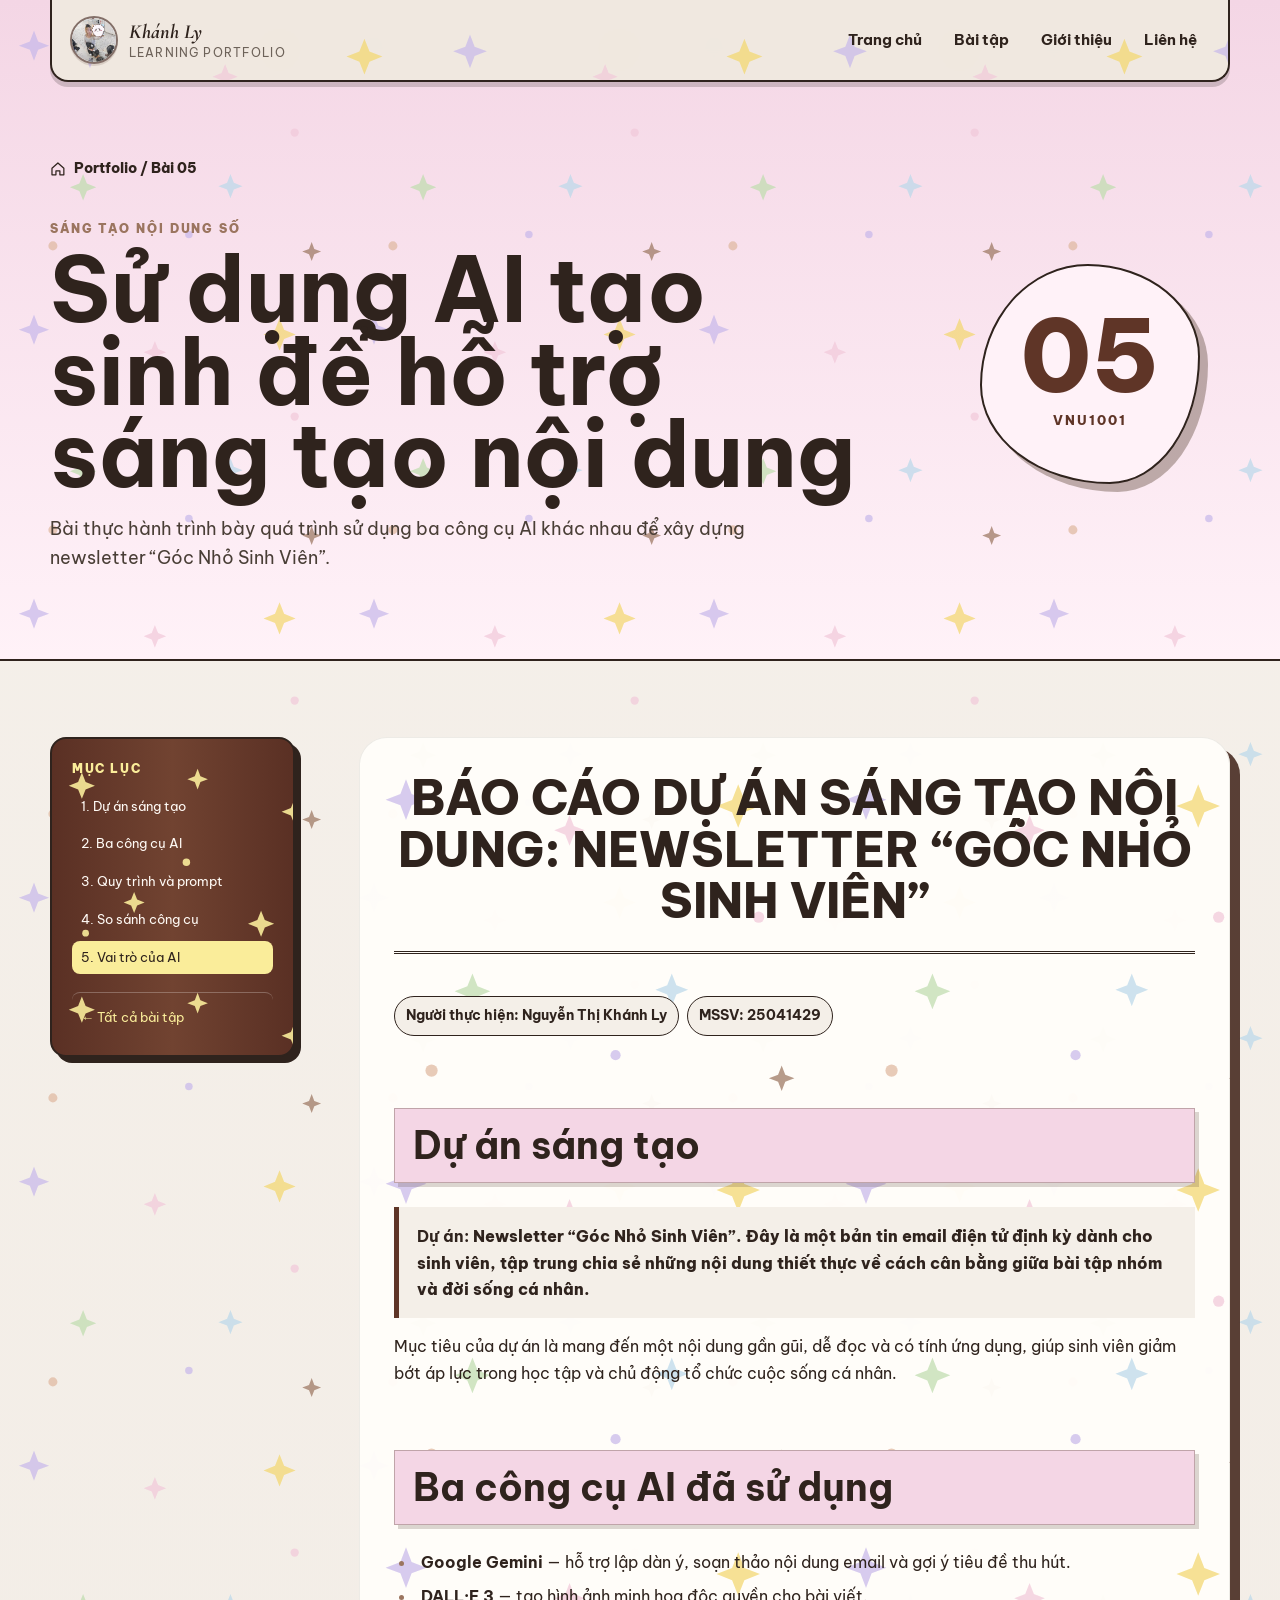
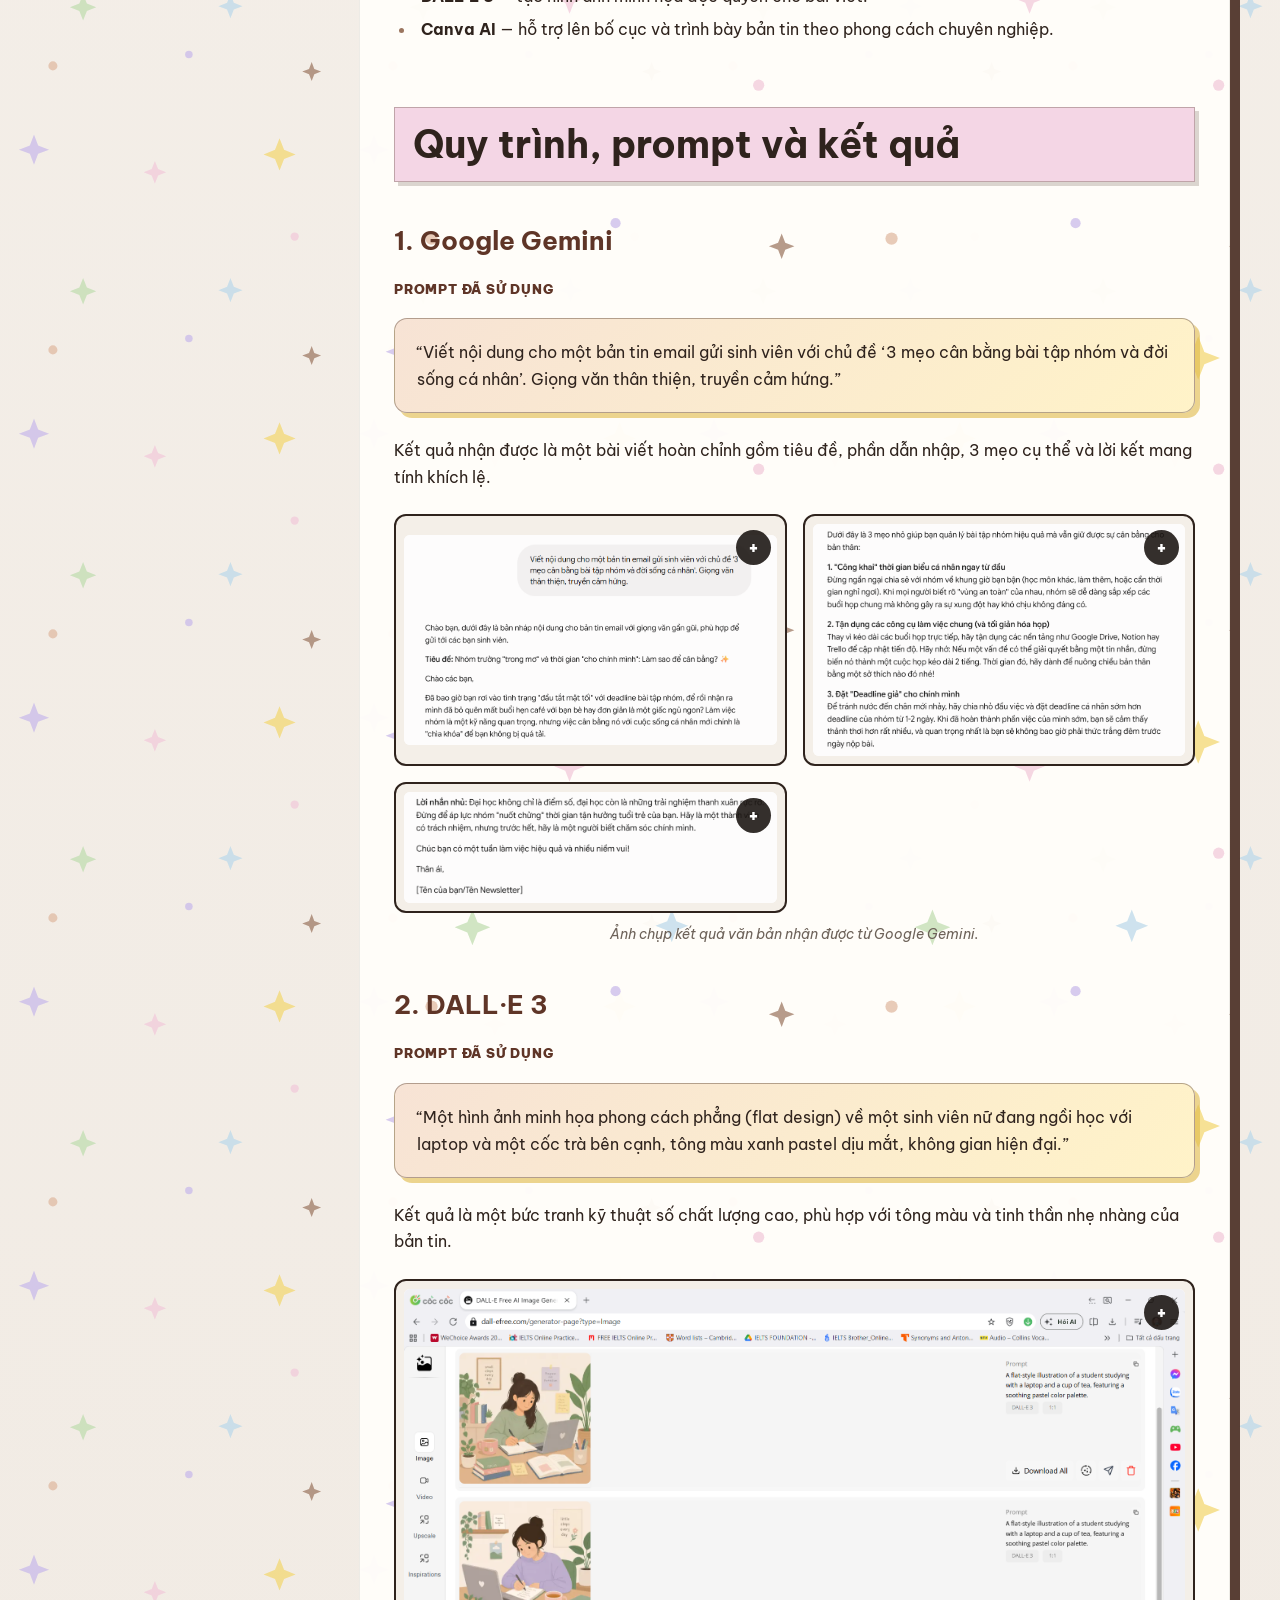
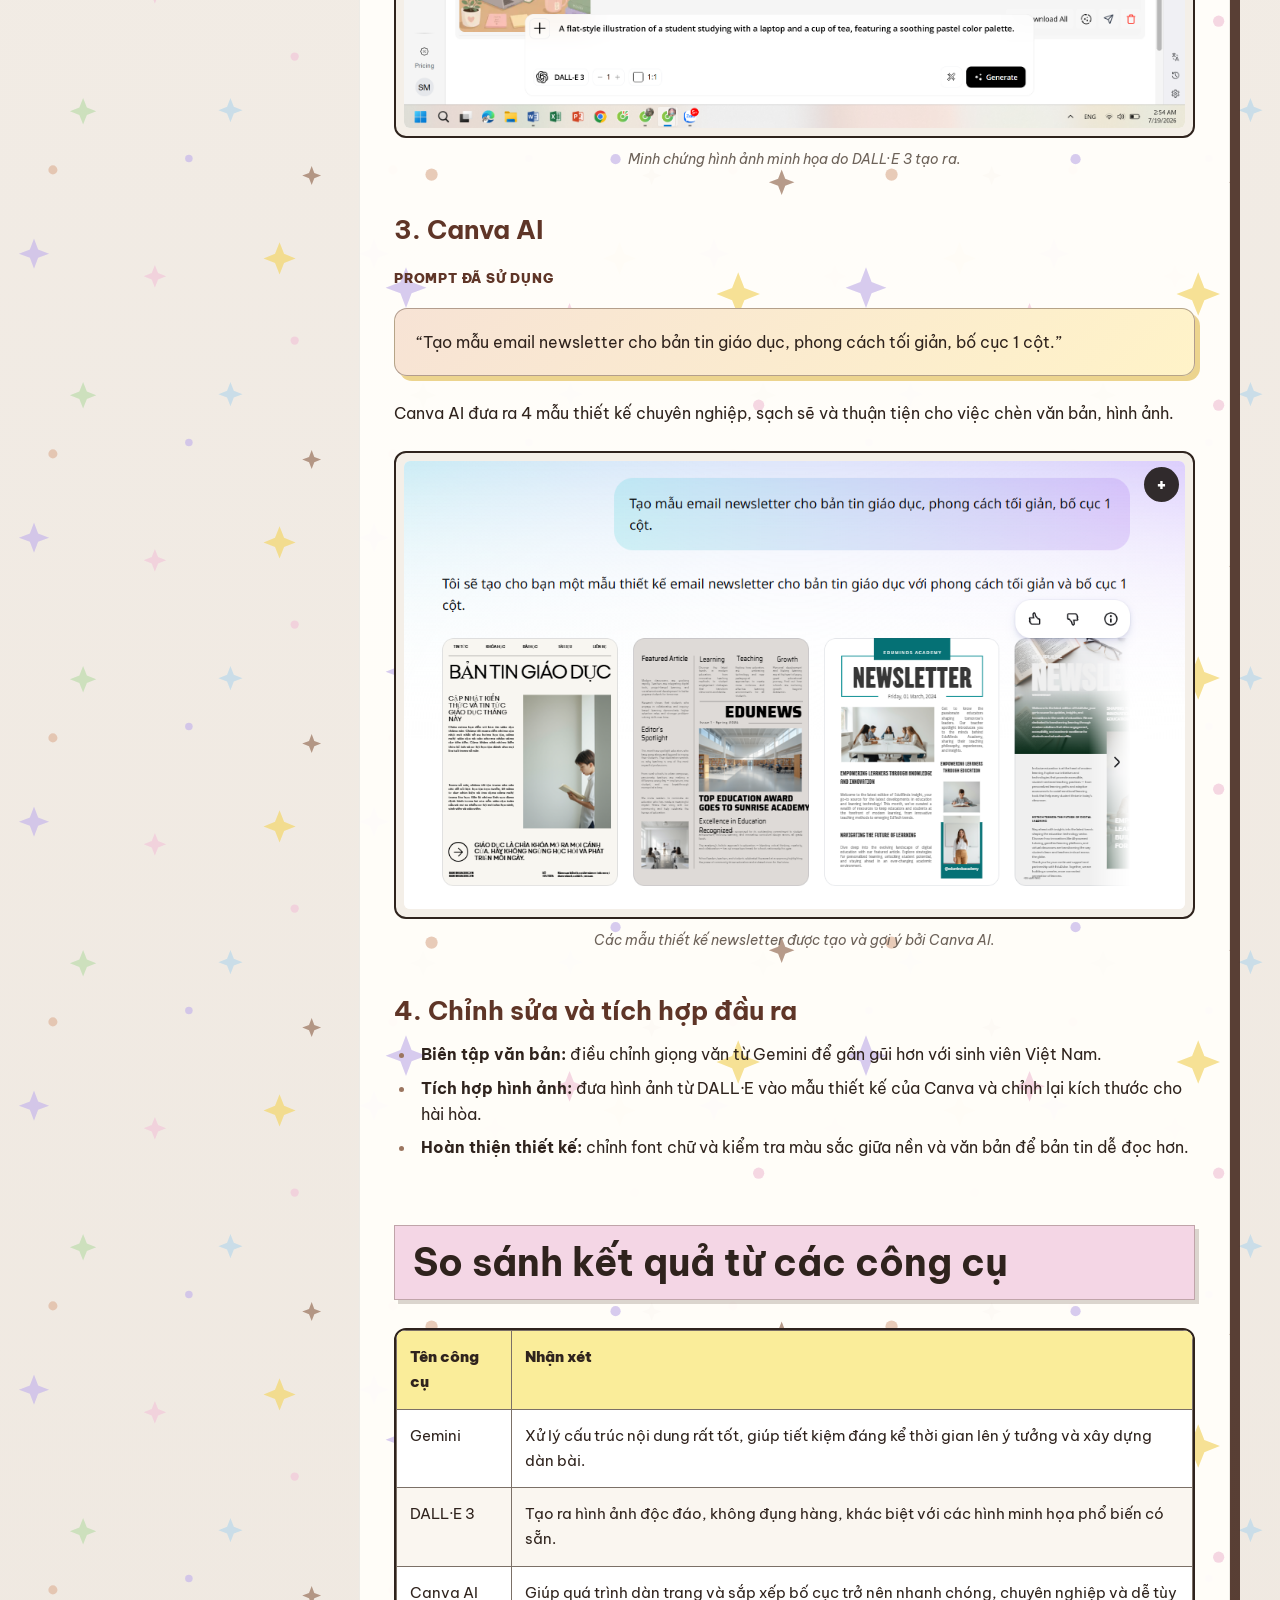
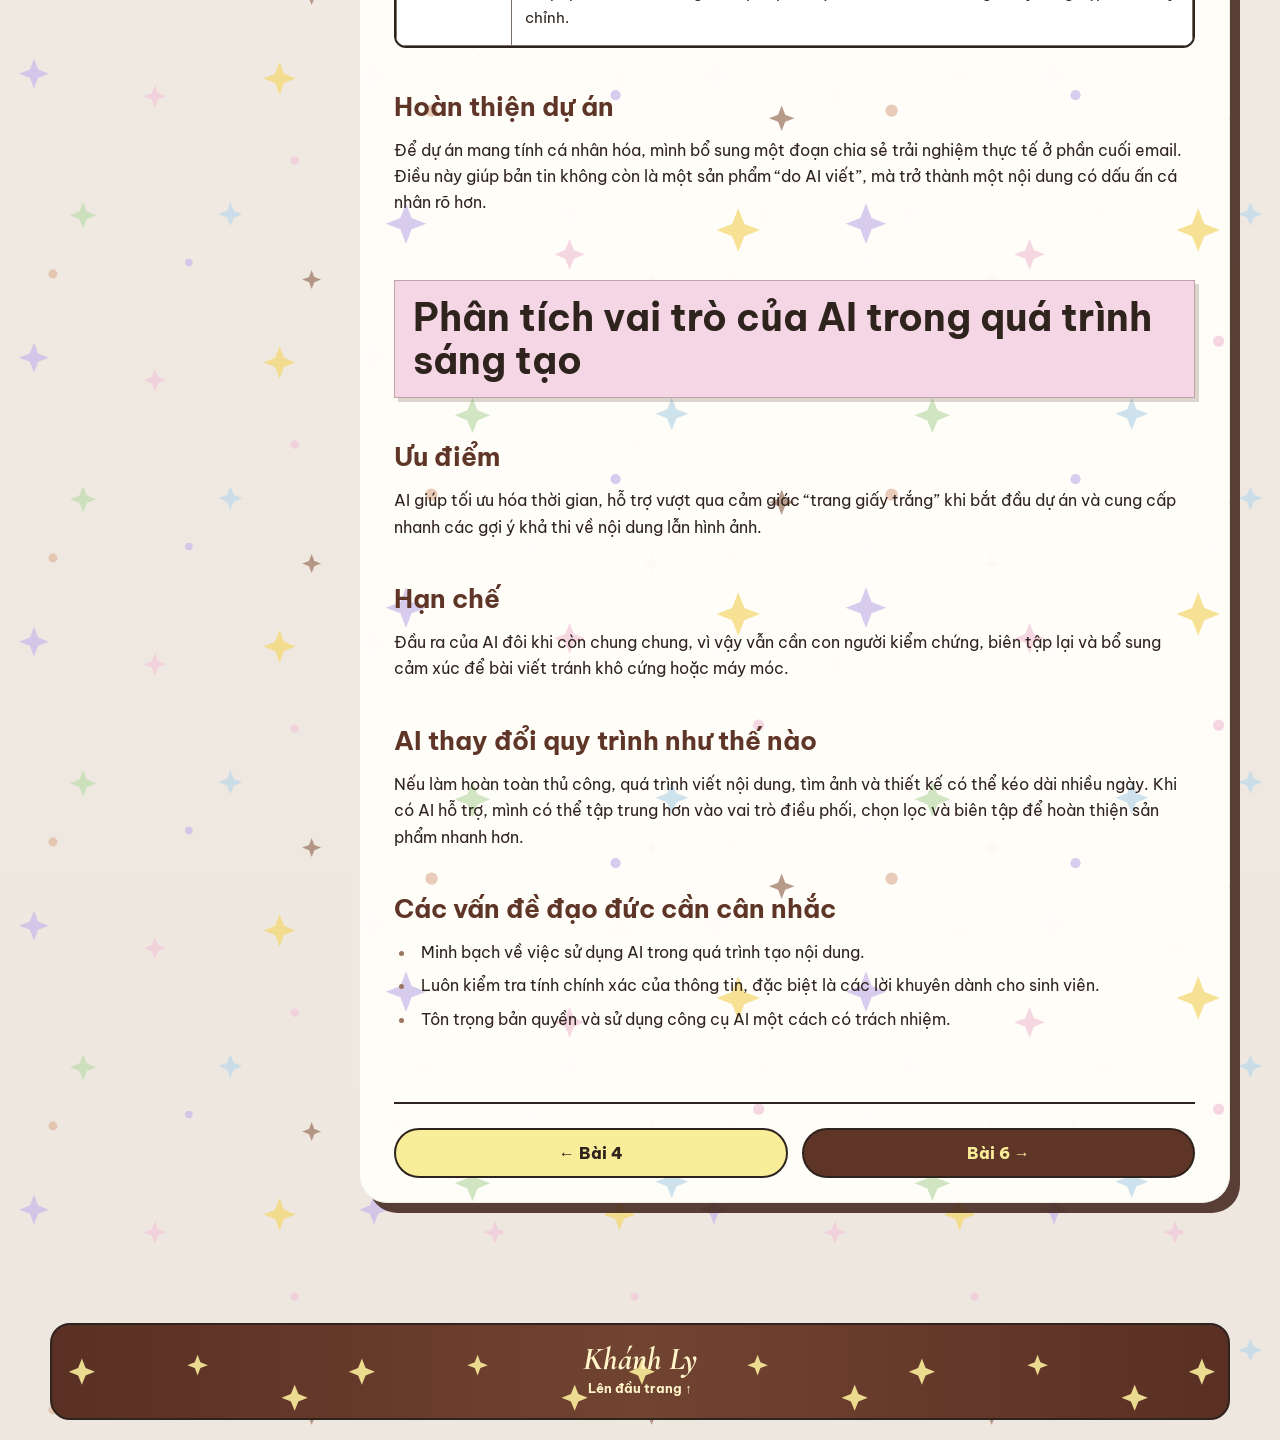
<file: bai-5.html>
<!DOCTYPE html>

<html lang="vi">
<head>
<meta charset="utf-8"/>
<meta content="width=device-width, initial-scale=1" name="viewport"/>
<meta content="#3f2117" name="theme-color"/>
<title>Bài 5 — Sử dụng AI tạo sinh để hỗ trợ sáng tạo nội dung</title>
<script>document.documentElement.classList.add('js')</script>
<link href="assets/favicon.svg" rel="icon" type="image/svg+xml"/>
<link href="https://fonts.googleapis.com" rel="preconnect"/>
<link crossorigin="" href="https://fonts.gstatic.com" rel="preconnect"/>
<link href="assets/styles.css" rel="stylesheet"/>
</head>
<body class="assignment-page lesson-5">
<a class="skip-link" href="#main-content">Bỏ qua điều hướng</a>
<header class="site-header">
<a aria-label="Về trang chủ" class="brand" href="index.html">
<span class="brand-avatar"><img src="assets/images/photo-mirror.jpg" alt="Ảnh đại diện Khánh Ly"/></span>
<span class="brand-copy"><strong>Khánh Ly</strong><small>Learning portfolio</small></span>
</a>
<button aria-controls="main-nav" aria-expanded="false" aria-label="Mở menu" class="nav-toggle" type="button"><span></span><span></span><span></span></button>
<nav aria-label="Điều hướng chính" class="main-nav" id="main-nav">
<a href="index.html#home">Trang chủ</a><a href="index.html#assignments">Bài tập</a><a href="index.html#about">Giới thiệu</a><a href="mailto:4m.xzys3e@gmail.com">Liên hệ</a>
</nav>
</header>
<main class="assignment-main" id="main-content">
<section class="assignment-hero section-shell">
<div class="assignment-hero__copy reveal">
<a class="breadcrumb" href="index.html#assignments"><svg aria-hidden="true" viewbox="0 0 24 24"><path d="m3 11 9-8 9 8v10h-6v-6H9v6H3z"></path></svg> Portfolio / Bài 05</a>
<p class="eyebrow">Sáng tạo nội dung số</p>
<h1>Sử dụng AI tạo sinh để hỗ trợ sáng tạo nội dung</h1>
<p>Bài thực hành trình bày quá trình sử dụng ba công cụ AI khác nhau để xây dựng newsletter “Góc Nhỏ Sinh Viên”.</p>
</div>
<div aria-hidden="true" class="assignment-number reveal"><span>05</span><small>VNU1001</small></div>
</section>
<section class="article-shell section-shell">
<aside class="article-toc"><div class="toc-card"><p class="toc-title">Mục lục</p><ol><li><a href="#tong-quan">1. Dự án sáng tạo</a></li><li><a href="#cong-cu">2. Ba công cụ AI</a></li><li><a href="#quy-trinh">3. Quy trình và prompt</a></li><li><a href="#so-sanh">4. So sánh công cụ</a></li><li><a href="#phan-tich">5. Vai trò của AI</a></li></ol><a class="toc-back" href="index.html#assignments">← Tất cả bài tập</a></div></aside>
<article class="document-content">
<h1 class="document-title">Báo cáo dự án sáng tạo nội dung: Newsletter “Góc Nhỏ Sinh Viên”</h1>
<p class="document-meta">Người thực hiện: Nguyễn Thị Khánh Ly</p><p class="document-meta">MSSV: 25041429</p>
<section id="tong-quan">
<h2>Dự án sáng tạo</h2>
<p class="topic-line"><strong>Dự án:</strong> Newsletter “Góc Nhỏ Sinh Viên”. Đây là một bản tin email điện tử định kỳ dành cho sinh viên, tập trung chia sẻ những nội dung thiết thực về cách cân bằng giữa bài tập nhóm và đời sống cá nhân.</p>
<p>Mục tiêu của dự án là mang đến một nội dung gần gũi, dễ đọc và có tính ứng dụng, giúp sinh viên giảm bớt áp lực trong học tập và chủ động tổ chức cuộc sống cá nhân.</p>
</section>
<section id="cong-cu">
<h2>Ba công cụ AI đã sử dụng</h2>
<ul class="content-list">
<li><strong>Google Gemini</strong> — hỗ trợ lập dàn ý, soạn thảo nội dung email và gợi ý tiêu đề thu hút.</li>
<li><strong>DALL·E 3</strong> — tạo hình ảnh minh họa độc quyền cho bài viết.</li>
<li><strong>Canva AI</strong> — hỗ trợ lên bố cục và trình bày bản tin theo phong cách chuyên nghiệp.</li>
</ul>
</section>
<section id="quy-trinh">
<h2>Quy trình, prompt và kết quả</h2>
<h3>1. Google Gemini</h3>
<p class="content-label">Prompt đã sử dụng</p>
<blockquote>“Viết nội dung cho một bản tin email gửi sinh viên với chủ đề ‘3 mẹo cân bằng bài tập nhóm và đời sống cá nhân’. Giọng văn thân thiện, truyền cảm hứng.”</blockquote>
<p>Kết quả nhận được là một bài viết hoàn chỉnh gồm tiêu đề, phần dẫn nhập, 3 mẹo cụ thể và lời kết mang tính khích lệ.</p>
<div class="media-grid">
<button class="media-button" type="button"><img alt="Nội dung do Gemini tạo ra phần đầu" src="assets/images/bai-5-01.png"/><span class="media-zoom">+</span></button>
<button class="media-button" type="button"><img alt="Nội dung do Gemini tạo ra phần giữa" src="assets/images/bai-5-02.png"/><span class="media-zoom">+</span></button>
<button class="media-button" type="button"><img alt="Nội dung do Gemini tạo ra phần cuối" src="assets/images/bai-5-03.png"/><span class="media-zoom">+</span></button>
</div>
<p class="figure-caption">Ảnh chụp kết quả văn bản nhận được từ Google Gemini.</p>
<h3>2. DALL·E 3</h3>
<p class="content-label">Prompt đã sử dụng</p>
<blockquote>“Một hình ảnh minh họa phong cách phẳng (flat design) về một sinh viên nữ đang ngồi học với laptop và một cốc trà bên cạnh, tông màu xanh pastel dịu mắt, không gian hiện đại.”</blockquote>
<p>Kết quả là một bức tranh kỹ thuật số chất lượng cao, phù hợp với tông màu và tinh thần nhẹ nhàng của bản tin.</p>
<div class="media-grid media-grid--single">
<button class="media-button" type="button"><img alt="Hình ảnh minh họa được tạo bằng DALL-E 3" src="assets/images/bai-5-04.png"/><span class="media-zoom">+</span></button>
</div>
<p class="figure-caption">Minh chứng hình ảnh minh họa do DALL·E 3 tạo ra.</p>
<h3>3. Canva AI</h3>
<p class="content-label">Prompt đã sử dụng</p>
<blockquote>“Tạo mẫu email newsletter cho bản tin giáo dục, phong cách tối giản, bố cục 1 cột.”</blockquote>
<p>Canva AI đưa ra 4 mẫu thiết kế chuyên nghiệp, sạch sẽ và thuận tiện cho việc chèn văn bản, hình ảnh.</p>
<div class="media-grid media-grid--single">
<button class="media-button" type="button"><img alt="Các mẫu bố cục newsletter do Canva AI gợi ý" src="assets/images/bai-5-05.png"/><span class="media-zoom">+</span></button>
</div>
<p class="figure-caption">Các mẫu thiết kế newsletter được tạo và gợi ý bởi Canva AI.</p>
<h3>4. Chỉnh sửa và tích hợp đầu ra</h3>
<ul class="content-list">
<li><strong>Biên tập văn bản:</strong> điều chỉnh giọng văn từ Gemini để gần gũi hơn với sinh viên Việt Nam.</li>
<li><strong>Tích hợp hình ảnh:</strong> đưa hình ảnh từ DALL·E vào mẫu thiết kế của Canva và chỉnh lại kích thước cho hài hòa.</li>
<li><strong>Hoàn thiện thiết kế:</strong> chỉnh font chữ và kiểm tra màu sắc giữa nền và văn bản để bản tin dễ đọc hơn.</li>
</ul>
</section>
<section id="so-sanh">
<h2>So sánh kết quả từ các công cụ</h2>
<div class="table-wrap">
<table>
<thead><tr><th>Tên công cụ</th><th>Nhận xét</th></tr></thead>
<tbody>
<tr><td>Gemini</td><td>Xử lý cấu trúc nội dung rất tốt, giúp tiết kiệm đáng kể thời gian lên ý tưởng và xây dựng dàn bài.</td></tr>
<tr><td>DALL·E 3</td><td>Tạo ra hình ảnh độc đáo, không đụng hàng, khác biệt với các hình minh họa phổ biến có sẵn.</td></tr>
<tr><td>Canva AI</td><td>Giúp quá trình dàn trang và sắp xếp bố cục trở nên nhanh chóng, chuyên nghiệp và dễ tùy chỉnh.</td></tr>
</tbody>
</table>
</div>
<h3>Hoàn thiện dự án</h3>
<p>Để dự án mang tính cá nhân hóa, mình bổ sung một đoạn chia sẻ trải nghiệm thực tế ở phần cuối email. Điều này giúp bản tin không còn là một sản phẩm “do AI viết”, mà trở thành một nội dung có dấu ấn cá nhân rõ hơn.</p>
</section>
<section id="phan-tich">
<h2>Phân tích vai trò của AI trong quá trình sáng tạo</h2>
<h3>Ưu điểm</h3>
<p>AI giúp tối ưu hóa thời gian, hỗ trợ vượt qua cảm giác “trang giấy trắng” khi bắt đầu dự án và cung cấp nhanh các gợi ý khả thi về nội dung lẫn hình ảnh.</p>
<h3>Hạn chế</h3>
<p>Đầu ra của AI đôi khi còn chung chung, vì vậy vẫn cần con người kiểm chứng, biên tập lại và bổ sung cảm xúc để bài viết tránh khô cứng hoặc máy móc.</p>
<h3>AI thay đổi quy trình như thế nào</h3>
<p>Nếu làm hoàn toàn thủ công, quá trình viết nội dung, tìm ảnh và thiết kế có thể kéo dài nhiều ngày. Khi có AI hỗ trợ, mình có thể tập trung hơn vào vai trò điều phối, chọn lọc và biên tập để hoàn thiện sản phẩm nhanh hơn.</p>
<h3>Các vấn đề đạo đức cần cân nhắc</h3>
<ul class="content-list">
<li>Minh bạch về việc sử dụng AI trong quá trình tạo nội dung.</li>
<li>Luôn kiểm tra tính chính xác của thông tin, đặc biệt là các lời khuyên dành cho sinh viên.</li>
<li>Tôn trọng bản quyền và sử dụng công cụ AI một cách có trách nhiệm.</li>
</ul>
</section>
<div class="article-pager"><a href="bai-4.html">← Bài 4</a><a href="bai-6.html">Bài 6 →</a></div>
</article>
</section>
</main>
<div aria-label="Xem ảnh minh chứng" aria-modal="true" class="lightbox" hidden="" role="dialog"><button aria-label="Đóng ảnh" class="lightbox-close" type="button">×</button><img alt="Ảnh minh chứng phóng lớn"/></div>
<button aria-label="Lên đầu trang" class="back-to-top" type="button">↑</button>
<footer class="site-footer"><span class="footer-signature">Khánh Ly</span><a href="#main-content">Lên đầu trang ↑</a></footer>
<script src="assets/script.js"></script>
</body></html>
</file>
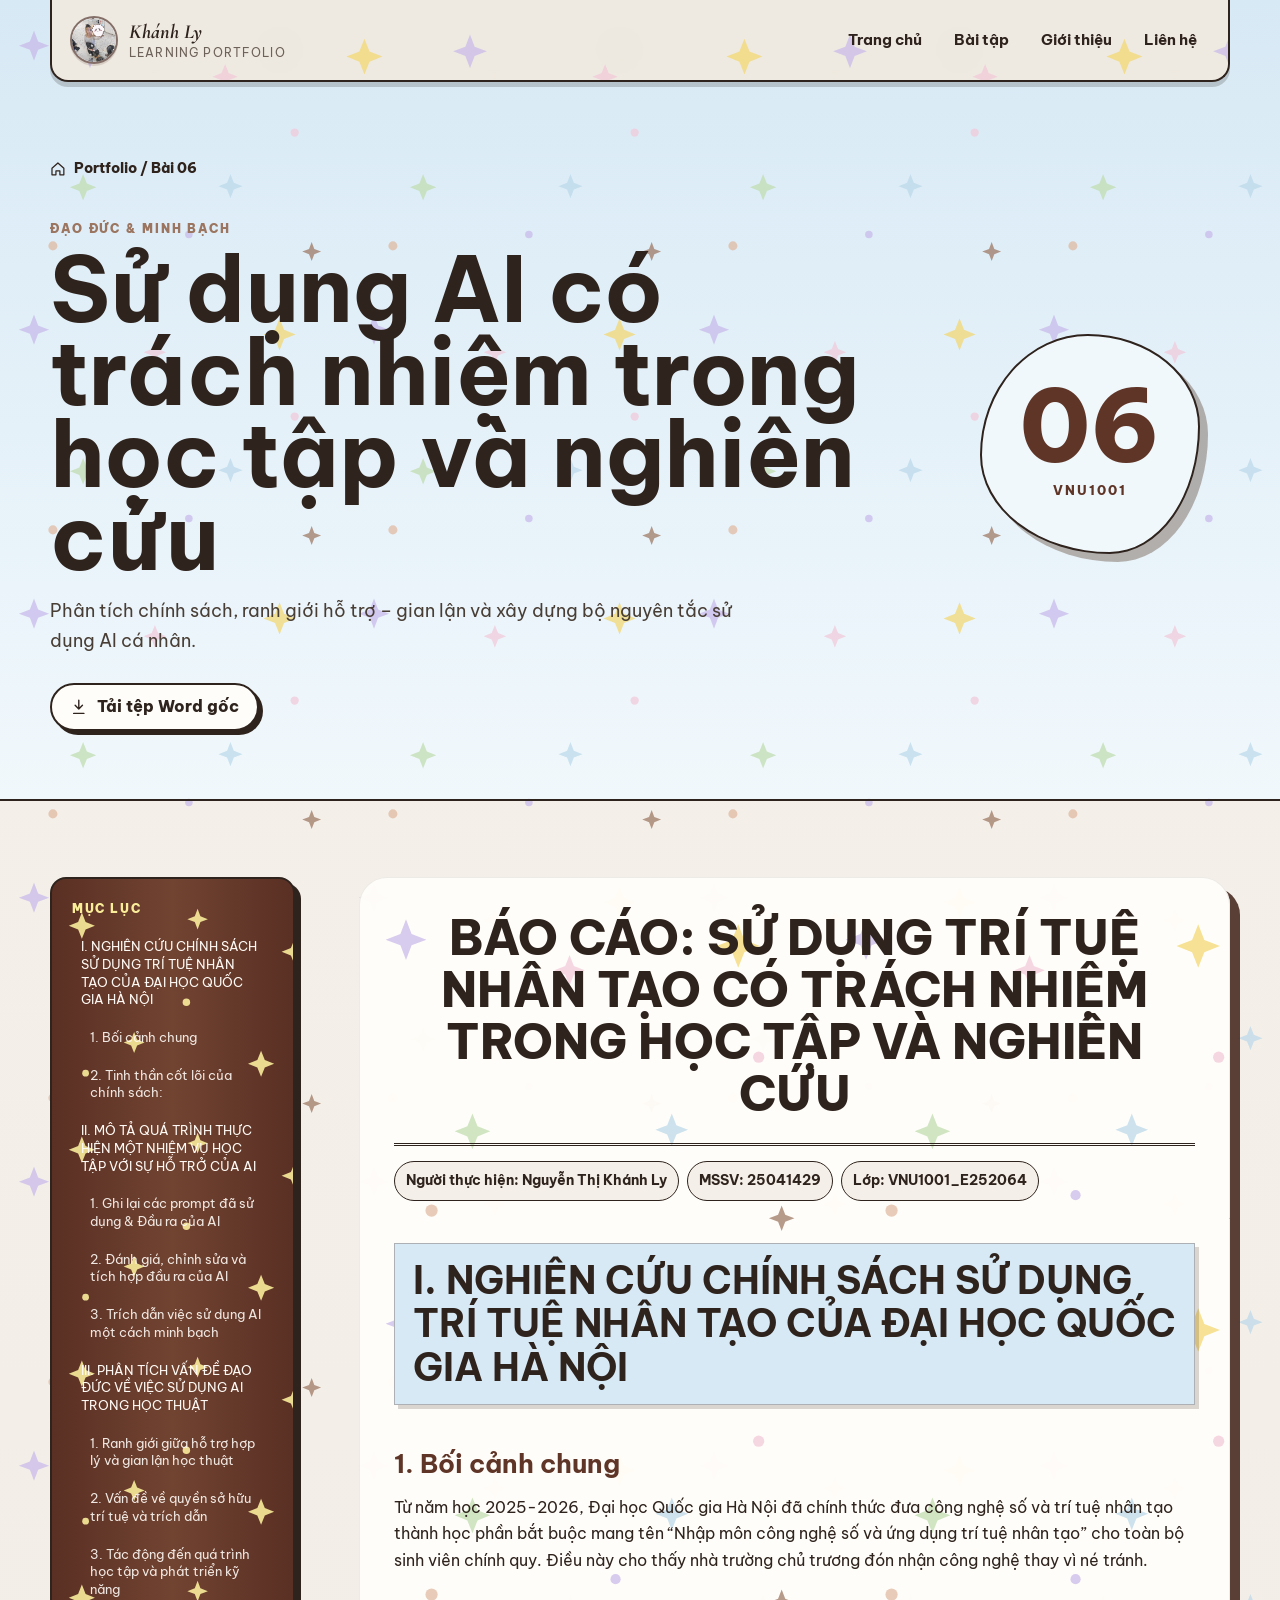
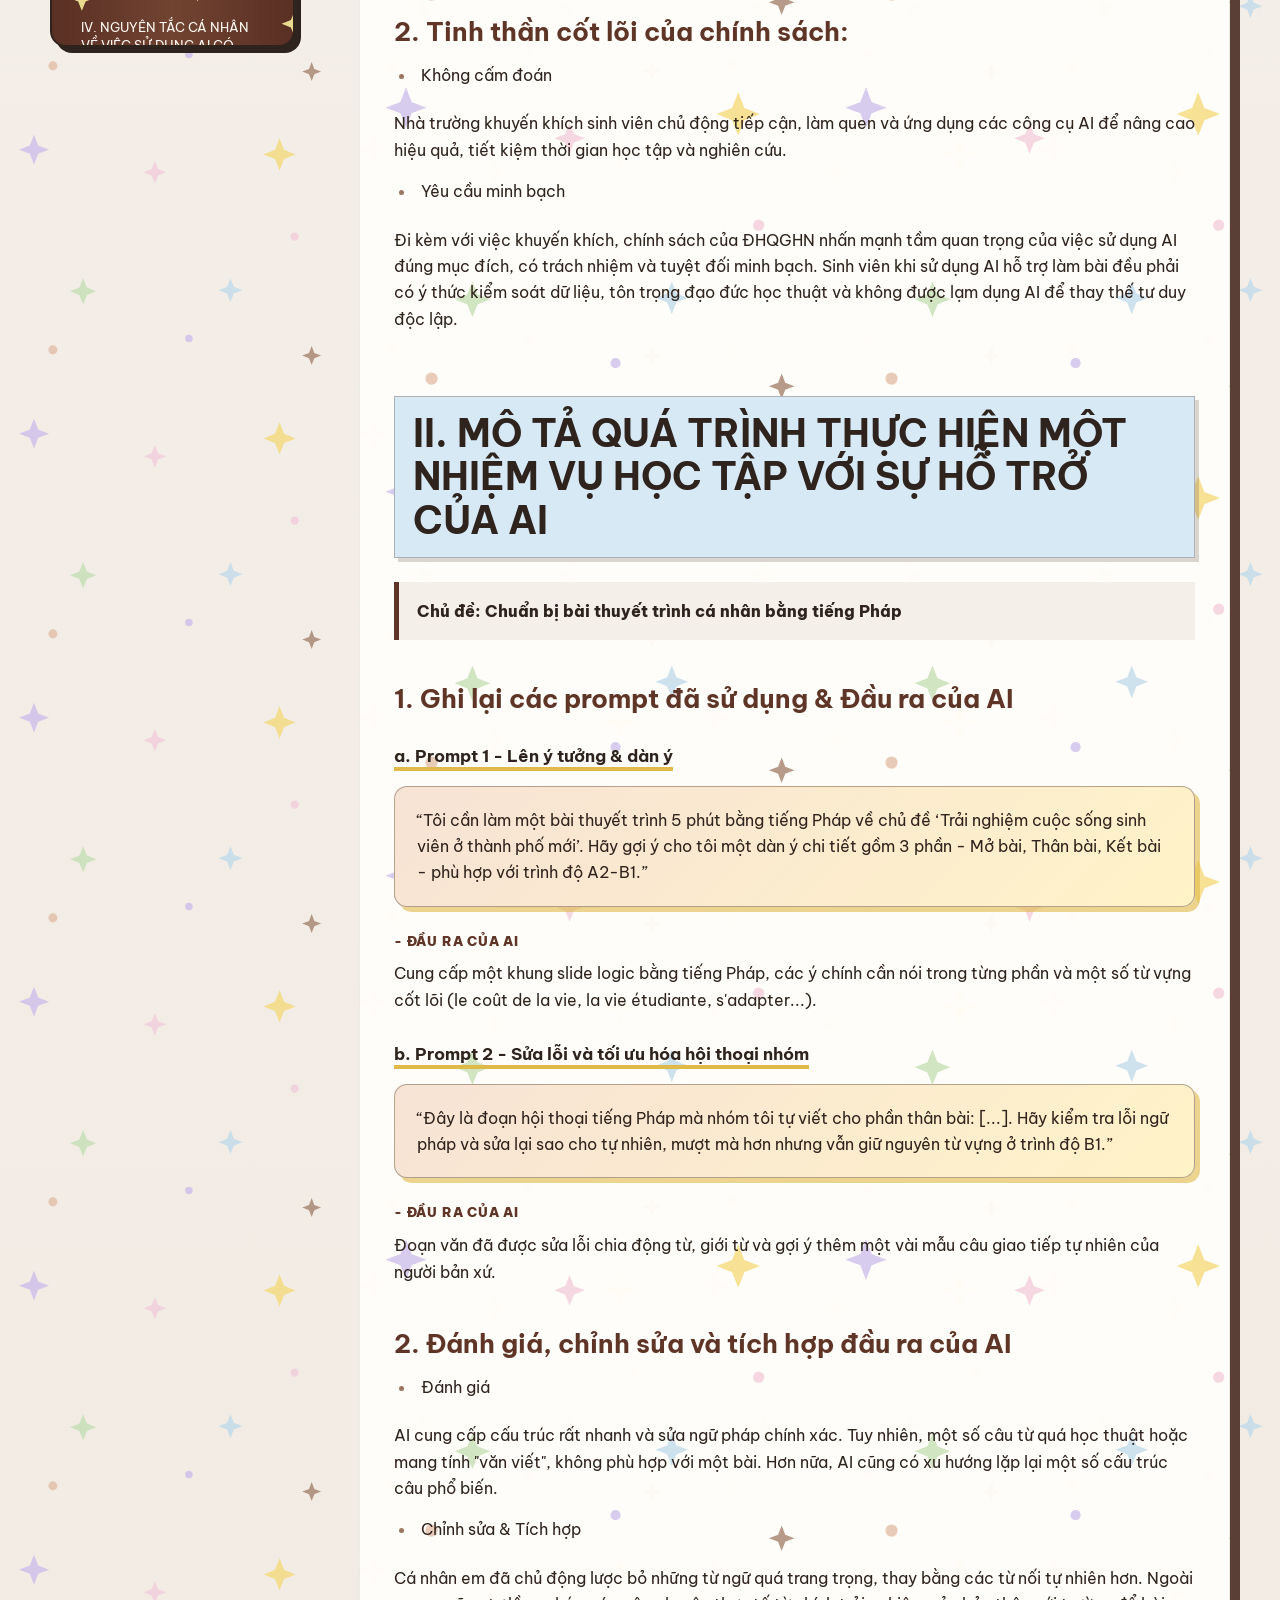
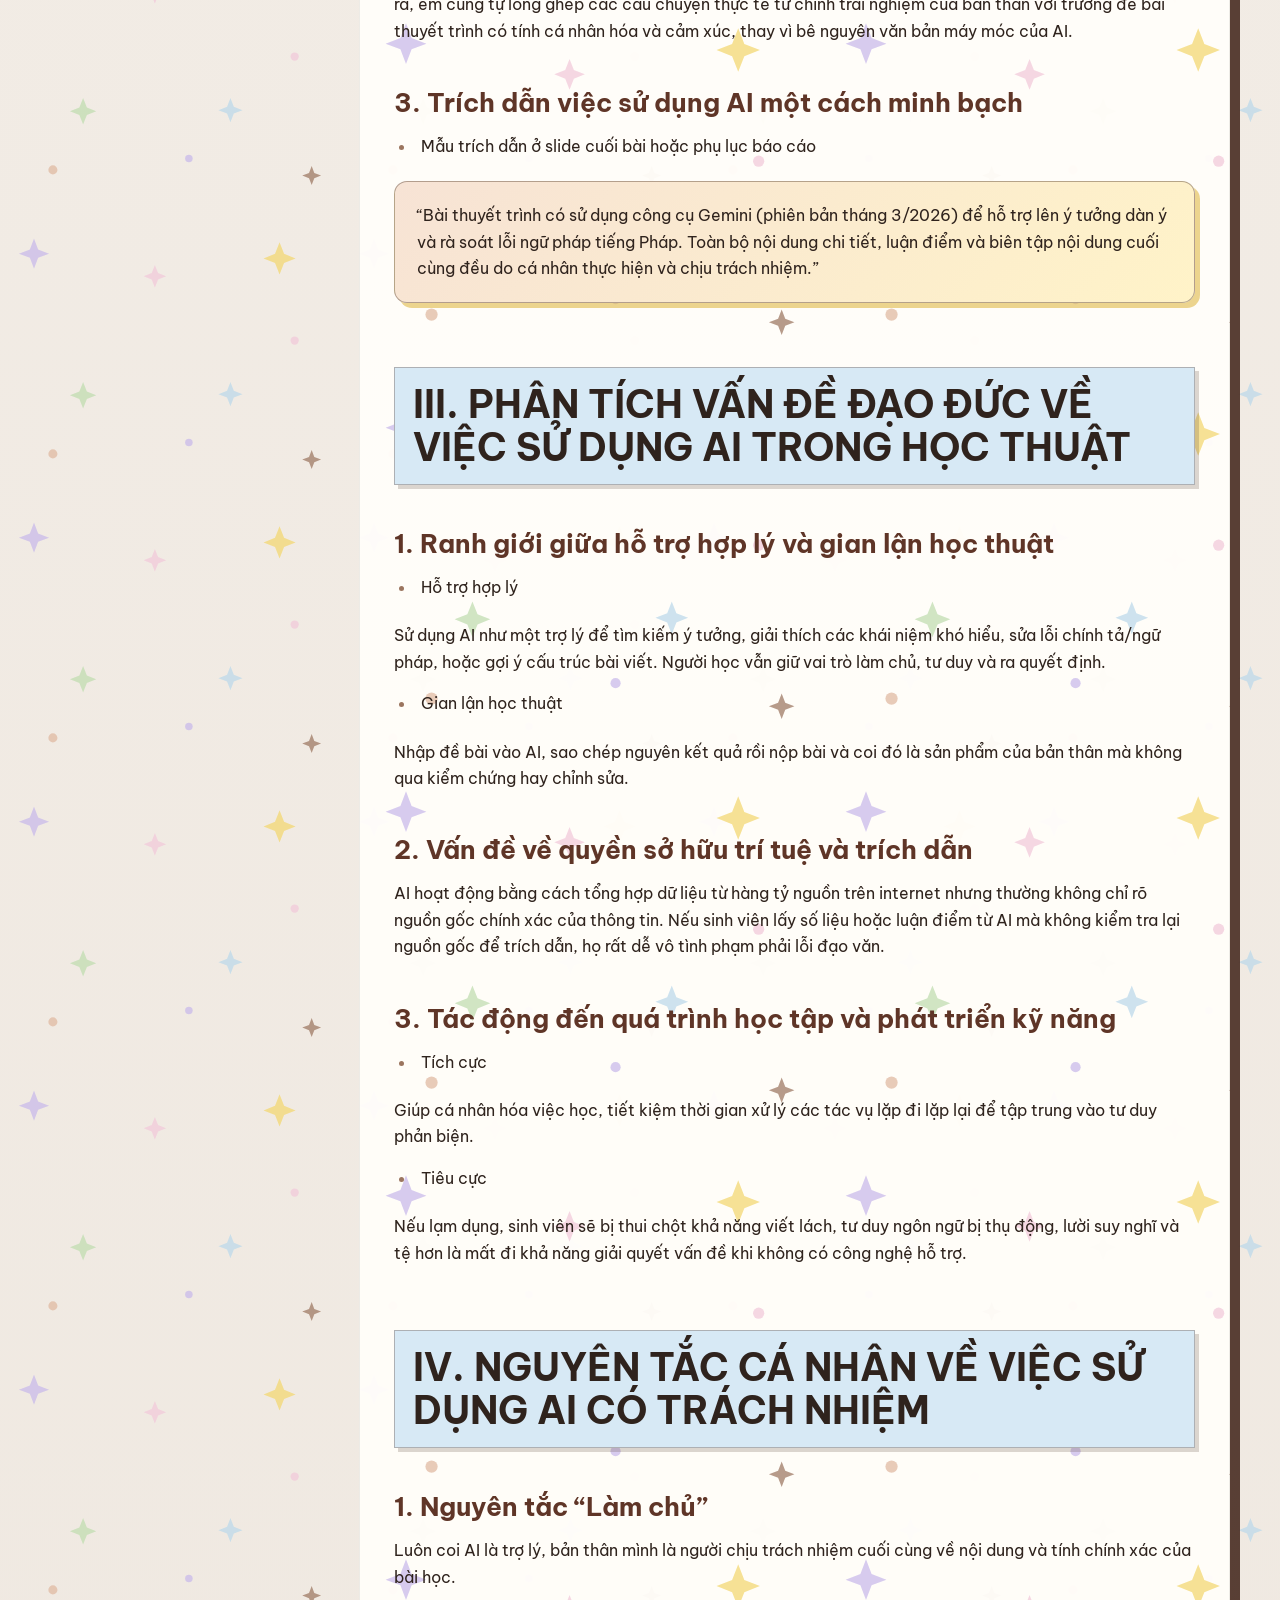
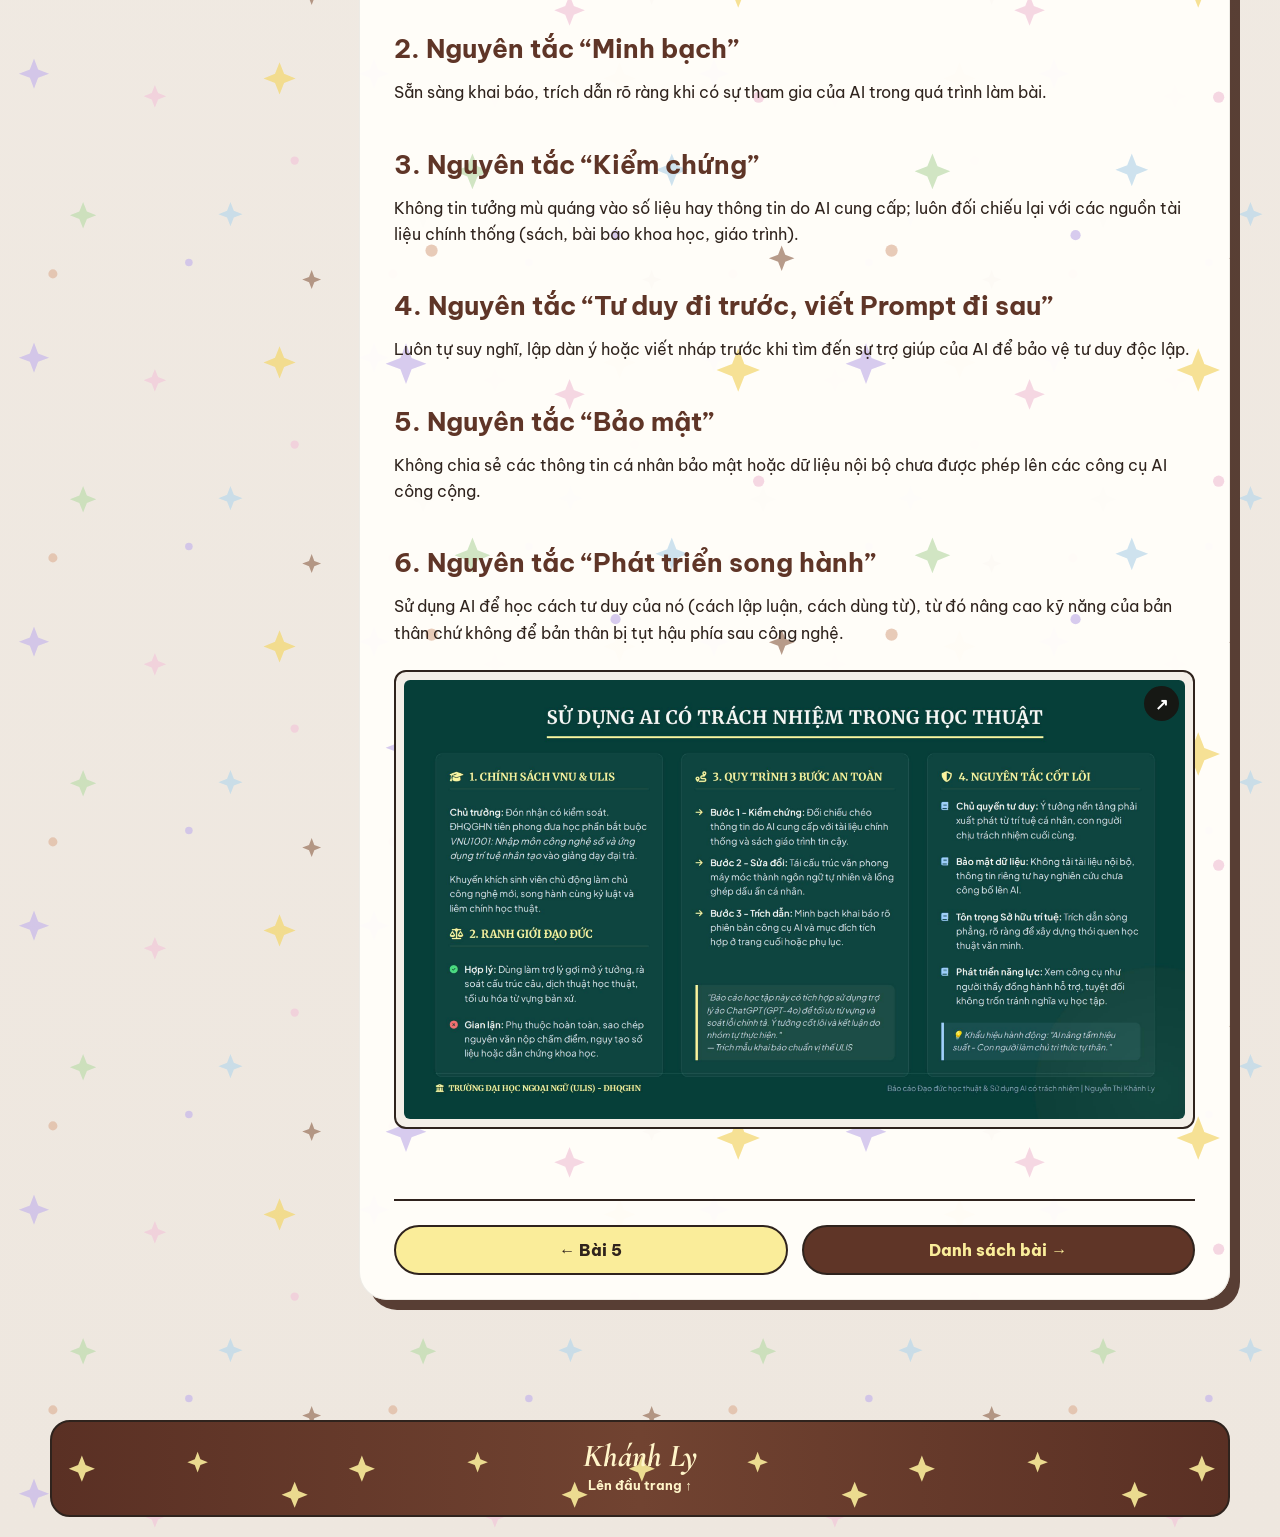
<file: bai-6.html>
<!DOCTYPE html>

<html lang="vi">
<head>
<meta charset="utf-8"/>
<meta content="width=device-width, initial-scale=1" name="viewport"/>
<meta content="Phân tích chính sách, ranh giới hỗ trợ – gian lận và xây dựng bộ nguyên tắc sử dụng AI cá nhân." name="description"/>
<meta content="#3f2117" name="theme-color"/>
<title>Bài 6 — Sử dụng AI có trách nhiệm trong học tập và nghiên cứu</title>
<script>document.documentElement.classList.add('js')</script>
<link href="assets/favicon.svg" rel="icon" type="image/svg+xml"/>
<link href="https://fonts.googleapis.com" rel="preconnect"/>
<link crossorigin="" href="https://fonts.gstatic.com" rel="preconnect"/>
<link href="assets/styles.css" rel="stylesheet"/>
</head>
<body class="assignment-page lesson-6">
<a class="skip-link" href="#main-content">Bỏ qua điều hướng</a>
<header class="site-header">
<a aria-label="Về trang chủ" class="brand" href="index.html">
<span class="brand-avatar"><img src="assets/images/photo-mirror.jpg" alt="Ảnh đại diện Khánh Ly"/></span>
<span class="brand-copy"><strong>Khánh Ly</strong><small>Learning portfolio</small></span>
</a>
<button aria-controls="main-nav" aria-expanded="false" aria-label="Mở menu" class="nav-toggle" type="button"><span></span><span></span><span></span></button>
<nav aria-label="Điều hướng chính" class="main-nav" id="main-nav">
<a href="index.html#home">Trang chủ</a>
<a href="index.html#assignments">Bài tập</a>
<a href="index.html#about">Giới thiệu</a>
<a href="mailto:4m.xzys3e@gmail.com">Liên hệ</a>
</nav>
</header>
<main class="assignment-main" id="main-content">
<section class="assignment-hero section-shell">
<div class="assignment-hero__copy reveal">
<a class="breadcrumb" href="index.html#assignments"><svg aria-hidden="true" viewbox="0 0 24 24"><path d="m3 11 9-8 9 8v10h-6v-6H9v6H3z"></path></svg> Portfolio / Bài 06</a>
<p class="eyebrow">Đạo đức &amp; minh bạch</p>
<h1>Sử dụng AI có trách nhiệm trong học tập và nghiên cứu</h1>
<p>Phân tích chính sách, ranh giới hỗ trợ – gian lận và xây dựng bộ nguyên tắc sử dụng AI cá nhân.</p>
<a class="button button--download" download="" href="documents/bai-6-su-dung-ai-co-trach-nhiem.docx"><svg aria-hidden="true" viewbox="0 0 24 24"><path d="M12 3v12m0 0 5-5m-5 5-5-5M5 21h14"></path></svg> Tải tệp Word gốc</a>
</div>
<div aria-hidden="true" class="assignment-number reveal"><span>06</span><small>VNU1001</small></div>
</section>
<section class="article-shell section-shell">
<aside class="article-toc">
<div class="toc-card"><p class="toc-title">Mục lục</p><ol><li class="toc-level-2"><a href="#i-nghien-cuu-chinh-sach-su-dung-tri-tue-nhan-tao-cua-dai-hoc-quoc-gia-ha-1">I. NGHIÊN CỨU CHÍNH SÁCH SỬ DỤNG TRÍ TUỆ NHÂN TẠO CỦA ĐẠI HỌC QUỐC GIA HÀ NỘI</a></li><li class="toc-level-3"><a href="#1-boi-canh-chung-2">1. Bối cảnh chung</a></li><li class="toc-level-3"><a href="#2-tinh-than-cot-loi-cua-chinh-sach-3">2. Tinh thần cốt lõi của chính sách:</a></li><li class="toc-level-2"><a href="#ii-mo-ta-qua-trinh-thuc-hien-mot-nhiem-vu-hoc-tap-voi-su-ho-tro-cua-ai-4">II. MÔ TẢ QUÁ TRÌNH THỰC HIỆN MỘT NHIỆM VỤ HỌC TẬP VỚI SỰ HỖ TRỞ CỦA AI</a></li><li class="toc-level-3"><a href="#1-ghi-lai-cac-prompt-da-su-dung-dau-ra-cua-ai-5">1. Ghi lại các prompt đã sử dụng &amp; Đầu ra của AI</a></li><li class="toc-level-3"><a href="#2-danh-gia-chinh-sua-va-tich-hop-dau-ra-cua-ai-6">2. Đánh giá, chỉnh sửa và tích hợp đầu ra của AI</a></li><li class="toc-level-3"><a href="#3-trich-dan-viec-su-dung-ai-mot-cach-minh-bach-7">3. Trích dẫn việc sử dụng AI một cách minh bạch</a></li><li class="toc-level-2"><a href="#iii-phan-tich-van-de-dao-duc-ve-viec-su-dung-ai-trong-hoc-thuat-8">III. PHÂN TÍCH VẤN ĐỀ ĐẠO ĐỨC VỀ VIỆC SỬ DỤNG AI TRONG HỌC THUẬT</a></li><li class="toc-level-3"><a href="#1-ranh-gioi-giua-ho-tro-hop-ly-va-gian-lan-hoc-thuat-9">1. Ranh giới giữa hỗ trợ hợp lý và gian lận học thuật</a></li><li class="toc-level-3"><a href="#2-van-de-ve-quyen-so-huu-tri-tue-va-trich-dan-10">2. Vấn đề về quyền sở hữu trí tuệ và trích dẫn</a></li><li class="toc-level-3"><a href="#3-tac-dong-den-qua-trinh-hoc-tap-va-phat-trien-ky-nang-11">3. Tác động đến quá trình học tập và phát triển kỹ năng</a></li><li class="toc-level-2"><a href="#iv-nguyen-tac-ca-nhan-ve-viec-su-dung-ai-co-trach-nhiem-12">IV. NGUYÊN TẮC CÁ NHÂN VỀ VIỆC SỬ DỤNG AI CÓ TRÁCH NHIỆM</a></li><li class="toc-level-3"><a href="#1-nguyen-tac-lam-chu-13">1. Nguyên tắc “Làm chủ”</a></li><li class="toc-level-3"><a href="#2-nguyen-tac-minh-bach-14">2. Nguyên tắc “Minh bạch”</a></li><li class="toc-level-3"><a href="#3-nguyen-tac-kiem-chung-15">3. Nguyên tắc “Kiểm chứng”</a></li><li class="toc-level-3"><a href="#4-nguyen-tac-tu-duy-di-truoc-viet-prompt-di-sau-16">4. Nguyên tắc “Tư duy đi trước, viết Prompt đi sau”</a></li><li class="toc-level-3"><a href="#5-nguyen-tac-bao-mat-17">5. Nguyên tắc “Bảo mật”</a></li><li class="toc-level-3"><a href="#6-nguyen-tac-phat-trien-song-hanh-18">6. Nguyên tắc “Phát triển song hành”</a></li></ol><a class="toc-back" href="index.html#assignments">← Tất cả bài tập</a></div>
</aside>
<article class="document-content"><p class="document-title">BÁO CÁO: SỬ DỤNG TRÍ TUỆ NHÂN TẠO CÓ TRÁCH NHIỆM TRONG HỌC TẬP VÀ NGHIÊN CỨU</p>
<p class="document-meta">Người thực hiện: Nguyễn Thị Khánh Ly</p><p class="document-meta">MSSV: 25041429</p><p class="document-meta">Lớp: VNU1001_E252064</p>
<h2 id="i-nghien-cuu-chinh-sach-su-dung-tri-tue-nhan-tao-cua-dai-hoc-quoc-gia-ha-1">I. NGHIÊN CỨU CHÍNH SÁCH SỬ DỤNG TRÍ TUỆ NHÂN TẠO CỦA ĐẠI HỌC QUỐC GIA HÀ NỘI</h2>
<h3 id="1-boi-canh-chung-2">1. Bối cảnh chung</h3>
<p>Từ năm học 2025-2026, Đại học Quốc gia Hà Nội đã chính thức đưa công nghệ số và trí tuệ nhân tạo thành học phần bắt buộc mang tên “Nhập môn công nghệ số và ứng dụng trí tuệ nhân tạo” cho toàn bộ sinh viên chính quy. Điều này cho thấy nhà trường chủ trương đón nhận công nghệ thay vì né tránh.</p>
<h3 id="2-tinh-than-cot-loi-cua-chinh-sach-3">2. Tinh thần cốt lõi của chính sách:</h3>
<ul class="content-list">
<li>Không cấm đoán</li>
</ul>
<p>Nhà trường khuyến khích sinh viên chủ động tiếp cận, làm quen và ứng dụng các công cụ AI để nâng cao hiệu quả, tiết kiệm thời gian học tập và nghiên cứu.</p>
<ul class="content-list">
<li>Yêu cầu minh bạch</li>
</ul>
<p>Đi kèm với việc khuyến khích, chính sách của ĐHQGHN nhấn mạnh tầm quan trọng của việc sử dụng AI đúng mục đích, có trách nhiệm và tuyệt đối minh bạch. Sinh viên khi sử dụng AI hỗ trợ làm bài đều phải có ý thức kiểm soát dữ liệu, tôn trọng đạo đức học thuật và không được lạm dụng AI để thay thế tư duy độc lập.</p>
<h2 id="ii-mo-ta-qua-trinh-thuc-hien-mot-nhiem-vu-hoc-tap-voi-su-ho-tro-cua-ai-4">II. MÔ TẢ QUÁ TRÌNH THỰC HIỆN MỘT NHIỆM VỤ HỌC TẬP VỚI SỰ HỖ TRỞ CỦA AI</h2>
<p class="topic-line">Chủ đề: Chuẩn bị bài thuyết trình cá nhân bằng tiếng Pháp</p>
<h3 id="1-ghi-lai-cac-prompt-da-su-dung-dau-ra-cua-ai-5">1. Ghi lại các prompt đã sử dụng &amp; Đầu ra của AI</h3>
<h4 id="a-prompt-1-len-y-tuong-dan-y-6">a. Prompt 1 - Lên ý tưởng &amp; dàn ý</h4>
<blockquote>“Tôi cần làm một bài thuyết trình 5 phút bằng tiếng Pháp về chủ đề ‘Trải nghiệm cuộc sống sinh viên ở thành phố mới’. Hãy gợi ý cho tôi một dàn ý chi tiết gồm 3 phần - Mở bài, Thân bài, Kết bài - phù hợp với trình độ A2-B1.”</blockquote>
<p class="content-label">- Đầu ra của AI</p>
<p>Cung cấp một khung slide logic bằng tiếng Pháp, các ý chính cần nói trong từng phần và một số từ vựng cốt lõi (le coût de la vie, la vie étudiante, s'adapter...).</p>
<h4 id="b-prompt-2-sua-loi-va-toi-uu-hoa-hoi-thoai-nhom-6">b. Prompt 2 - Sửa lỗi và tối ưu hóa hội thoại nhóm</h4>
<blockquote>“Đây là đoạn hội thoại tiếng Pháp mà nhóm tôi tự viết cho phần thân bài: [...]. Hãy kiểm tra lỗi ngữ pháp và sửa lại sao cho tự nhiên, mượt mà hơn nhưng vẫn giữ nguyên từ vựng ở trình độ B1.”</blockquote>
<p class="content-label">- Đầu ra của AI</p>
<p>Đoạn văn đã được sửa lỗi chia động từ, giới từ và gợi ý thêm một vài mẫu câu giao tiếp tự nhiên của người bản xứ.</p>
<h3 id="2-danh-gia-chinh-sua-va-tich-hop-dau-ra-cua-ai-6">2. Đánh giá, chỉnh sửa và tích hợp đầu ra của AI</h3>
<ul class="content-list">
<li>Đánh giá</li>
</ul>
<p>AI cung cấp cấu trúc rất nhanh và sửa ngữ pháp chính xác. Tuy nhiên, một số câu từ quá học thuật hoặc mang tính "văn viết", không phù hợp với một bài. Hơn nữa, AI cũng có xu hướng lặp lại một số cấu trúc câu phổ biến.</p>
<ul class="content-list">
<li>Chỉnh sửa &amp; Tích hợp</li>
</ul>
<p>Cá nhân em đã chủ động lược bỏ những từ ngữ quá trang trọng, thay bằng các từ nối tự nhiên hơn. Ngoài ra, em cũng tự lồng ghép các câu chuyện thực tế từ chính trải nghiệm của bản thân với trường để bài thuyết trình có tính cá nhân hóa và cảm xúc, thay vì bê nguyên văn bản máy móc của AI.</p>
<h3 id="3-trich-dan-viec-su-dung-ai-mot-cach-minh-bach-7">3. Trích dẫn việc sử dụng AI một cách minh bạch</h3>
<ul class="content-list">
<li>Mẫu trích dẫn ở slide cuối bài hoặc phụ lục báo cáo</li>
</ul>
<blockquote>“Bài thuyết trình có sử dụng công cụ Gemini (phiên bản tháng 3/2026) để hỗ trợ lên ý tưởng dàn ý và rà soát lỗi ngữ pháp tiếng Pháp. Toàn bộ nội dung chi tiết, luận điểm và biên tập nội dung cuối cùng đều do cá nhân thực hiện và chịu trách nhiệm.”</blockquote>
<h2 id="iii-phan-tich-van-de-dao-duc-ve-viec-su-dung-ai-trong-hoc-thuat-8">III. PHÂN TÍCH VẤN ĐỀ ĐẠO ĐỨC VỀ VIỆC SỬ DỤNG AI TRONG HỌC THUẬT</h2>
<h3 id="1-ranh-gioi-giua-ho-tro-hop-ly-va-gian-lan-hoc-thuat-9">1. Ranh giới giữa hỗ trợ hợp lý và gian lận học thuật</h3>
<ul class="content-list">
<li>Hỗ trợ hợp lý</li>
</ul>
<p>Sử dụng AI như một trợ lý để tìm kiếm ý tưởng, giải thích các khái niệm khó hiểu, sửa lỗi chính tả/ngữ pháp, hoặc gợi ý cấu trúc bài viết. Người học vẫn giữ vai trò làm chủ, tư duy và ra quyết định.</p>
<ul class="content-list">
<li>Gian lận học thuật</li>
</ul>
<p>Nhập đề bài vào AI, sao chép nguyên kết quả rồi nộp bài và coi đó là sản phẩm của bản thân mà không qua kiểm chứng hay chỉnh sửa.</p>
<h3 id="2-van-de-ve-quyen-so-huu-tri-tue-va-trich-dan-10">2. Vấn đề về quyền sở hữu trí tuệ và trích dẫn</h3>
<p>AI hoạt động bằng cách tổng hợp dữ liệu từ hàng tỷ nguồn trên internet nhưng thường không chỉ rõ nguồn gốc chính xác của thông tin. Nếu sinh viên lấy số liệu hoặc luận điểm từ AI mà không kiểm tra lại nguồn gốc để trích dẫn, họ rất dễ vô tình phạm phải lỗi đạo văn.</p>
<h3 id="3-tac-dong-den-qua-trinh-hoc-tap-va-phat-trien-ky-nang-11">3. Tác động đến quá trình học tập và phát triển kỹ năng</h3>
<ul class="content-list">
<li>Tích cực</li>
</ul>
<p>Giúp cá nhân hóa việc học, tiết kiệm thời gian xử lý các tác vụ lặp đi lặp lại để tập trung vào tư duy phản biện.</p>
<ul class="content-list">
<li>Tiêu cực</li>
</ul>
<p>Nếu lạm dụng, sinh viên sẽ bị thui chột khả năng viết lách, tư duy ngôn ngữ bị thụ động, lười suy nghĩ và tệ hơn là mất đi khả năng giải quyết vấn đề khi không có công nghệ hỗ trợ.</p>
<h2 id="iv-nguyen-tac-ca-nhan-ve-viec-su-dung-ai-co-trach-nhiem-12">IV. NGUYÊN TẮC CÁ NHÂN VỀ VIỆC SỬ DỤNG AI CÓ TRÁCH NHIỆM</h2>
<h3 id="1-nguyen-tac-lam-chu-13">1. Nguyên tắc “Làm chủ”</h3>
<p>Luôn coi AI là trợ lý, bản thân mình là người chịu trách nhiệm cuối cùng về nội dung và tính chính xác của bài học.</p>
<h3 id="2-nguyen-tac-minh-bach-14">2. Nguyên tắc “Minh bạch”</h3>
<p>Sẵn sàng khai báo, trích dẫn rõ ràng khi có sự tham gia của AI trong quá trình làm bài.</p>
<h3 id="3-nguyen-tac-kiem-chung-15">3. Nguyên tắc “Kiểm chứng”</h3>
<p>Không tin tưởng mù quáng vào số liệu hay thông tin do AI cung cấp; luôn đối chiếu lại với các nguồn tài liệu chính thống (sách, bài báo khoa học, giáo trình).</p>
<h3 id="4-nguyen-tac-tu-duy-di-truoc-viet-prompt-di-sau-16">4. Nguyên tắc “Tư duy đi trước, viết Prompt đi sau”</h3>
<p>Luôn tự suy nghĩ, lập dàn ý hoặc viết nháp trước khi tìm đến sự trợ giúp của AI để bảo vệ tư duy độc lập.</p>
<h3 id="5-nguyen-tac-bao-mat-17">5. Nguyên tắc “Bảo mật”</h3>
<p>Không chia sẻ các thông tin cá nhân bảo mật hoặc dữ liệu nội bộ chưa được phép lên các công cụ AI công cộng.</p>
<h3 id="6-nguyen-tac-phat-trien-song-hanh-18">6. Nguyên tắc “Phát triển song hành”</h3>
<p>Sử dụng AI để học cách tư duy của nó (cách lập luận, cách dùng từ), từ đó nâng cao kỹ năng của bản thân chứ không để bản thân bị tụt hậu phía sau công nghệ.</p>
<div class="media-grid media-grid--single">
<button aria-label="Mở ảnh minh chứng ở kích thước lớn" class="media-button" data-lightbox="assets/images/bai-6-01.png" type="button"><img alt="Minh chứng bài 6, hình 1" decoding="async" height="787" loading="lazy" src="assets/images/bai-6-01.png" width="1402"/><span aria-hidden="true" class="media-zoom">↗</span></button>
</div><div class="article-pager"><a href="bai-5.html">← Bài 5</a><a href="index.html#assignments">Danh sách bài →</a></div></article>
</section>
</main>
<div aria-label="Xem ảnh minh chứng" aria-modal="true" class="lightbox" hidden="" role="dialog"><button aria-label="Đóng ảnh" class="lightbox-close" type="button">×</button><img alt="Ảnh minh chứng phóng lớn"/></div>
<button aria-label="Lên đầu trang" class="back-to-top" type="button">↑</button>
<footer class="site-footer"><span class="footer-signature">Khánh Ly</span><a href="#main-content">Lên đầu trang ↑</a></footer>
<script src="assets/script.js"></script>
</body></html>
</file>
<file: assets/styles.css>
@import url("https://fonts.googleapis.com/css2?family=Be+Vietnam+Pro:ital,wght@0,400;0,500;0,600;0,700;0,800;1,500;1,600&family=Cormorant+Garamond:ital,wght@0,600;0,700;1,600;1,700&display=swap");

:root {
  --brown-950: #2b160f;
  --brown-900: #3f2117;
  --brown-800: #563023;
  --brown-700: #714734;
  --cream: #f0e9e0;
  --cream-2: #f8f3ec;
  --paper: #fffdf8;
  --butter: #fcf6b7;
  --yellow: #f3d45d;
  --yellow-strong: #e8bd32;
  --ink: #18130f;
  --muted: #6d6259;
  --line: #201913;
  --white: #fff;
  --danger: #8d3227;
  --radius-sm: 10px;
  --radius: 18px;
  --radius-lg: 30px;
  --shadow-hard: 8px 8px 0 var(--ink);
  --shadow-brown: 10px 10px 0 var(--brown-900);
  --content: 1180px;
  --reading: 820px;
  --header-h: 82px;
  color-scheme: light;
}

* { box-sizing: border-box; }
html { scroll-behavior: smooth; scroll-padding-top: 100px; }
body {
  margin: 0;
  min-width: 320px;
  color: var(--ink);
  background:
    radial-gradient(circle at 15% 8%, rgba(243,212,93,.24), transparent 24rem),
    radial-gradient(circle at 88% 22%, rgba(86,48,35,.12), transparent 28rem),
    var(--cream);
  font-family: "Segoe UI", Arial, Helvetica, sans-serif;
  font-size: 16px;
  line-height: 1.65;
  text-rendering: optimizeLegibility;
  -webkit-font-smoothing: antialiased;
  overflow-x: hidden;
}
img { max-width: 100%; height: auto; display: block; }
a { color: inherit; text-decoration-thickness: 1px; text-underline-offset: 3px; }
button, a { -webkit-tap-highlight-color: transparent; }
button, input, textarea, select { font: inherit; }
svg { width: 1.1em; height: 1.1em; fill: none; stroke: currentColor; stroke-width: 1.9; stroke-linecap: round; stroke-linejoin: round; flex: 0 0 auto; }
::selection { background: var(--yellow); color: var(--ink); }

.skip-link {
  position: fixed;
  z-index: 1000;
  left: 12px;
  top: 8px;
  padding: 10px 14px;
  background: var(--butter);
  border: 2px solid var(--ink);
  transform: translateY(-140%);
  transition: transform .2s ease;
}
.skip-link:focus { transform: translateY(0); }

.site-header {
  position: sticky;
  z-index: 100;
  top: 0;
  height: var(--header-h);
  display: flex;
  align-items: center;
  justify-content: space-between;
  gap: 24px;
  width: min(100% - 28px, var(--content));
  margin: 0 auto;
  padding: 12px 18px;
  background: rgba(240,233,224,.94);
  border: 2px solid var(--ink);
  border-top: 0;
  border-radius: 0 0 18px 18px;
  box-shadow: 0 5px 0 rgba(24,19,15,.18);
  backdrop-filter: blur(14px);
}
.brand {
  display: inline-flex;
  align-items: center;
  gap: 11px;
  min-width: 0;
  color: inherit;
  text-decoration: none;
}
.brand-mark {
  width: 46px;
  height: 46px;
  display: grid;
  place-items: center;
  background: var(--brown-900);
  color: var(--butter);
  border: 2px solid var(--ink);
  border-radius: 50%;
  font-family: Georgia, "Times New Roman", serif;
  font-weight: 800;
  letter-spacing: -.04em;
}
.brand-copy { display: grid; line-height: 1.1; }
.brand-copy strong { font-size: 1rem; }
.brand-copy small { margin-top: 4px; color: var(--muted); font-size: .72rem; text-transform: uppercase; letter-spacing: .12em; }
.main-nav { display: flex; align-items: center; gap: 6px; }
.main-nav a {
  min-height: 44px;
  display: inline-flex;
  align-items: center;
  padding: 8px 13px;
  border-radius: 999px;
  text-decoration: none;
  font-weight: 700;
  font-size: .92rem;
  transition: background .2s ease, color .2s ease, transform .2s ease;
}
.main-nav a:hover, .main-nav a:focus-visible, .main-nav a[aria-current="page"] { background: var(--brown-900); color: var(--butter); }
.main-nav a:active { transform: translateY(2px); }
.nav-toggle { display: none; width: 46px; height: 46px; border: 2px solid var(--ink); background: var(--butter); border-radius: 50%; padding: 10px; }
.nav-toggle span { display: block; height: 2px; background: var(--ink); margin: 5px 0; }

.section-shell { width: min(100% - 34px, var(--content)); margin-inline: auto; }
.eyebrow {
  margin: 0 0 10px;
  font-size: .74rem;
  font-weight: 850;
  letter-spacing: .16em;
  text-transform: uppercase;
  color: var(--brown-700);
}
.button {
  min-height: 48px;
  display: inline-flex;
  align-items: center;
  justify-content: center;
  gap: 9px;
  padding: 11px 18px;
  border: 2px solid var(--ink);
  border-radius: 999px;
  color: var(--ink);
  text-decoration: none;
  font-weight: 800;
  line-height: 1.1;
  transition: transform .18s ease, box-shadow .18s ease, background .18s ease;
}
.button--primary { background: var(--yellow); box-shadow: 5px 5px 0 var(--ink); }
.button--primary:hover, .button--primary:focus-visible { transform: translate(2px, 2px); box-shadow: 3px 3px 0 var(--ink); background: var(--butter); }
.button--ghost { background: rgba(255,255,255,.45); }
.button--ghost:hover, .button--ghost:focus-visible { background: var(--paper); }
.button--download { margin-top: 10px; background: var(--paper); box-shadow: 4px 4px 0 var(--ink); }
.button--download:hover, .button--download:focus-visible { transform: translate(2px,2px); box-shadow: 2px 2px 0 var(--ink); }

.hero {
  position: relative;
  min-height: min(760px, calc(100vh - 12px));
  display: grid;
  grid-template-columns: minmax(0, 1.03fr) minmax(370px, .97fr);
  align-items: center;
  gap: clamp(42px, 7vw, 96px);
  padding: clamp(70px, 10vw, 130px) clamp(0px, 2vw, 24px) 100px;
  overflow: clip;
}
.hero::before {
  content: "";
  position: absolute;
  z-index: -2;
  inset: 50px -8vw 50px 57%;
  background:
    linear-gradient(115deg, rgba(255,255,255,.08), transparent 35%),
    radial-gradient(circle at 30% 28%, rgba(255,255,255,.10), transparent 25%),
    var(--brown-900);
  border: 2px solid var(--ink);
  border-radius: 48% 18% 30% 20% / 22% 26% 40% 34%;
  transform: rotate(2deg);
  box-shadow: 18px 18px 0 rgba(24,19,15,.14);
}
.hero::after {
  content: "";
  position: absolute;
  z-index: -3;
  width: 360px;
  height: 190px;
  left: -100px;
  bottom: 34px;
  background: var(--butter);
  border: 2px solid var(--ink);
  border-radius: 50%;
  transform: rotate(-12deg);
}
.hero-copy { max-width: 660px; }
.hero h1 {
  margin: 0;
  font-family: Georgia, "Times New Roman", serif;
  font-size: clamp(4.4rem, 9.2vw, 8.5rem);
  line-height: .82;
  letter-spacing: -.065em;
  font-weight: 500;
}
.hero h1 em { color: var(--brown-900); font-weight: 800; font-style: italic; white-space: nowrap; }
.hero-lead { max-width: 600px; margin: 34px 0 0; font-size: clamp(1.06rem, 1.55vw, 1.25rem); color: #423831; }
.hero-actions { display: flex; flex-wrap: wrap; gap: 14px; margin-top: 32px; }
.hero-stars { position: absolute; inset: 0; pointer-events: none; }
.hero-stars span { position: absolute; font-family: Georgia, serif; color: var(--ink); line-height: 1; }
.hero-stars span:nth-child(1) { left: 3%; top: 22%; font-size: 1.1rem; transform: rotate(20deg); }
.hero-stars span:nth-child(2) { left: 45%; top: 16%; font-size: 1.8rem; }
.hero-stars span:nth-child(3) { left: 48%; bottom: 16%; font-size: 1.2rem; }
.hero-stars span:nth-child(4) { right: 3%; bottom: 13%; font-size: 1.7rem; color: var(--butter); }
.hero-stars span:nth-child(5) { right: 8%; top: 16%; font-size: 1rem; color: var(--butter); }
.profile-stage { position: relative; width: min(100%, 490px); justify-self: center; padding: 24px; }
.profile-glow { position: absolute; inset: 4% 0 0 10%; background: var(--butter); border-radius: 47% 53% 37% 63% / 43% 35% 65% 57%; filter: blur(0); transform: rotate(-5deg); border: 2px solid var(--ink); }
.profile-card {
  position: relative;
  z-index: 2;
  width: 100%;
  min-height: 480px;
  padding: clamp(28px, 5vw, 48px);
  color: var(--white);
  background:
    radial-gradient(circle at 70% 10%, rgba(255,255,255,.08), transparent 34%),
    #0d0b0a;
  border: 2px solid #000;
  border-radius: 18px;
  box-shadow: 13px 13px 0 rgba(0,0,0,.34);
  transform: rotate(1.5deg);
}
.profile-card__header { display: flex; justify-content: space-between; align-items: center; gap: 20px; padding-bottom: 26px; border-bottom: 1px solid rgba(255,255,255,.35); text-transform: uppercase; letter-spacing: .12em; font-size: .72rem; color: #d8d0c9; }
.monogram { width: 58px; height: 58px; display: grid; place-items: center; border-radius: 50%; background: var(--butter); color: var(--ink); border: 2px solid var(--white); font-family: Georgia, serif; font-size: 1.25rem; font-weight: 800; }
.profile-card dl { margin: 32px 0 0; display: grid; gap: 20px; }
.profile-card dl > div, .profile-card .profile-pair > span { min-width: 0; }
.profile-card dt { font-size: .75rem; text-transform: uppercase; letter-spacing: .14em; color: #aaa29c; }
.profile-card dd { margin: 5px 0 0; font-size: clamp(1rem, 2vw, 1.32rem); font-weight: 700; overflow-wrap: anywhere; }
.profile-card dd a { color: var(--white); }
.profile-pair { display: grid !important; grid-template-columns: 1fr 1fr; gap: 18px; }
.tape { position: absolute; z-index: 3; width: 82px; height: 27px; background: rgba(252,246,183,.78); border: 1px solid rgba(24,19,15,.4); box-shadow: 0 1px 2px rgba(0,0,0,.18); }
.tape--one { top: 8px; left: 44%; transform: rotate(-6deg); }
.tape--two { bottom: 10px; right: 2px; transform: rotate(12deg); }

.assignments-section { padding: 110px 0 120px; }
.section-heading { display: grid; grid-template-columns: 1fr minmax(280px, 520px); align-items: end; gap: 36px; margin-bottom: 46px; }
.section-heading h2, .about-copy h2 { margin: 0; font-family: Georgia, "Times New Roman", serif; font-size: clamp(3.3rem, 7vw, 6.2rem); line-height: .9; letter-spacing: -.055em; }
.section-heading > p { margin: 0; font-size: 1.08rem; color: var(--muted); }
.assignment-grid { display: grid; grid-template-columns: repeat(12, minmax(0, 1fr)); gap: 26px; align-items: stretch; }
.assignment-card {
  position: relative;
  grid-column: span 4;
  min-height: 470px;
  display: flex;
  flex-direction: column;
  padding: 18px;
  overflow: hidden;
  color: var(--ink);
  background: var(--paper);
  border: 2px solid var(--ink);
  border-radius: 22px;
  box-shadow: var(--shadow-hard);
  text-decoration: none;
  transition: transform .24s ease, box-shadow .24s ease, background .24s ease;
}
.assignment-card:nth-child(2), .assignment-card:nth-child(5) { transform: translateY(16px); }
.assignment-card:hover, .assignment-card:focus-visible { transform: translate(3px, 3px) rotate(-.35deg); box-shadow: 5px 5px 0 var(--ink); }
.assignment-card:nth-child(2):hover, .assignment-card:nth-child(2):focus-visible,
.assignment-card:nth-child(5):hover, .assignment-card:nth-child(5):focus-visible { transform: translate(3px, 19px) rotate(.35deg); }
.assignment-card--2, .assignment-card--5 { background: var(--butter); }
.assignment-card--3, .assignment-card--6 { background: #f7efe7; }
.assignment-card--4 { background: #d5b49d; }
.assignment-card--1 { background: #6a3d2d; color: var(--white); }
.assignment-card--missing { opacity: .82; }
.assignment-topline { display: flex; justify-content: space-between; align-items: center; gap: 10px; font-weight: 850; text-transform: uppercase; letter-spacing: .1em; font-size: .72rem; }
.assignment-status { padding: 6px 10px; border: 1.5px solid currentColor; border-radius: 999px; letter-spacing: .04em; }
.card-visual { height: 196px; margin: 18px 0 23px; border: 2px solid var(--ink); border-radius: 15px; overflow: hidden; position: relative; }
.card-visual--references { display: grid; place-content: center; text-align: center; background: var(--cream-2); }
.card-visual--references span { font-family: Georgia, serif; font-size: 5rem; line-height: .8; font-weight: 800; }
.card-visual--references small { font-weight: 800; }
.card-visual--references i { position: absolute; width: 8px; height: 8px; background: var(--ink); transform: rotate(45deg); }
.card-visual--references i:nth-of-type(1) { left: 12%; top: 20%; }
.card-visual--references i:nth-of-type(2) { right: 10%; top: 34%; }
.card-visual--references i:nth-of-type(3) { right: 25%; bottom: 18%; }
.card-visual--prompt { display: grid; grid-template-columns: 1fr 1fr 1fr; align-items: end; gap: 8px; padding: 18px; background: #111; color: var(--white); }
.card-visual--prompt b { position: absolute; left: 19px; top: 18px; font-family: Georgia, serif; font-size: 2rem; color: var(--butter); }
.card-visual--prompt span { display: grid; place-items: center; height: 62px; padding: 8px; border: 1px solid rgba(255,255,255,.55); font-size: .75rem; font-weight: 700; }
.card-visual--prompt span:nth-of-type(2) { height: 92px; background: var(--brown-800); }
.card-visual--prompt span:nth-of-type(3) { height: 126px; background: var(--yellow); color: var(--ink); }
.card-visual--tools { display: grid; grid-template-columns: 1fr 1fr; gap: 7px; padding: 12px; background: #f4e8dd; }
.card-visual--tools span { display: grid; place-items: center; border: 1.5px solid var(--ink); background: var(--paper); font-weight: 850; transform: rotate(-1deg); }
.card-visual--tools span:nth-child(2) { background: var(--butter); transform: rotate(1deg); }
.card-visual--tools span:nth-child(3) { background: var(--brown-900); color: var(--butter); transform: rotate(1.5deg); }
.card-visual--tools span:nth-child(4) { background: var(--yellow); transform: rotate(-1deg); }
.card-visual--responsible { display: grid; grid-template-columns: .7fr 1.3fr; align-items: center; padding: 22px; background: #123c35; color: #fff; }
.card-visual--responsible span { font-family: Georgia, serif; font-size: 4.6rem; color: var(--butter); }
.card-visual--responsible small { font-weight: 750; line-height: 1.8; }
.card-visual--placeholder { display: grid; place-items: center; background: rgba(255,255,255,.08); color: currentColor; }
.card-visual--placeholder span { font-size: 4rem; }
.card-visual--placeholder i { position: absolute; width: 17px; height: 17px; border: 2px solid currentColor; transform: rotate(45deg); }
.card-visual--placeholder i:nth-of-type(1) { left: 18%; top: 22%; }
.card-visual--placeholder i:nth-of-type(2) { right: 15%; bottom: 18%; width: 8px; height: 8px; }
.assignment-copy { margin-top: auto; }
.assignment-copy > p { margin: 0 0 8px; font-size: .72rem; text-transform: uppercase; letter-spacing: .11em; font-weight: 850; opacity: .7; }
.assignment-copy h3 { margin: 0; font-family: Georgia, "Times New Roman", serif; font-size: clamp(1.55rem, 2.5vw, 2.05rem); line-height: 1.08; letter-spacing: -.035em; }
.assignment-link { display: inline-flex; align-items: center; gap: 8px; margin-top: 19px; font-weight: 800; }
.assignment-link svg { transition: transform .2s ease; }
.assignment-card:hover .assignment-link svg { transform: translateX(4px); }

.about-section { padding: 60px 0 150px; }
.about-paper {
  position: relative;
  min-height: 560px;
  display: grid;
  grid-template-columns: 220px minmax(0, 1fr);
  gap: clamp(34px, 6vw, 80px);
  align-items: center;
  padding: clamp(42px, 7vw, 88px);
  background:
    linear-gradient(rgba(255,255,255,.18), rgba(255,255,255,.18)),
    var(--butter);
  border: 2px solid var(--ink);
  border-radius: 24px;
  box-shadow: var(--shadow-brown);
  overflow: hidden;
}
.about-index { align-self: stretch; display: grid; place-items: center; background: var(--brown-900); color: var(--butter); border: 2px solid var(--ink); border-radius: 18px; font-family: Georgia, serif; font-size: clamp(2.6rem, 5vw, 4.5rem); line-height: .86; text-align: center; transform: rotate(-2deg); box-shadow: 8px 8px 0 var(--ink); }
.about-copy { max-width: 720px; position: relative; z-index: 2; }
.about-copy p { font-size: 1.1rem; }
.hobby-list { display: flex; flex-wrap: wrap; gap: 10px; padding: 0; list-style: none; margin: 22px 0; }
.hobby-list li { padding: 9px 14px; border: 2px solid var(--ink); background: var(--paper); border-radius: 999px; font-weight: 750; }
.mail-link { display: inline-flex; align-items: center; gap: 10px; margin-top: 6px; font-weight: 850; overflow-wrap: anywhere; }
.about-stars { position: absolute; inset: 0; pointer-events: none; }
.about-stars span { position: absolute; font-size: 1.4rem; }
.about-stars span:nth-child(1) { right: 8%; top: 12%; font-size: 2.4rem; }
.about-stars span:nth-child(2) { right: 14%; bottom: 16%; }
.about-stars span:nth-child(3) { left: 42%; bottom: 9%; font-size: 2rem; }
.about-stars span:nth-child(4) { left: 28%; top: 8%; }
.about-stars span:nth-child(5) { right: 2%; top: 48%; font-size: 1rem; }

.site-footer {
  width: min(100% - 28px, var(--content));
  margin: 0 auto 20px;
  min-height: 76px;
  display: flex;
  align-items: center;
  justify-content: space-between;
  gap: 20px;
  padding: 18px 22px;
  color: var(--butter);
  background: var(--brown-900);
  border: 2px solid var(--ink);
  border-radius: 20px;
  font-weight: 700;
}
.site-footer a { color: var(--butter); }

/* Assignment pages */
.assignment-main { min-height: 80vh; }
.assignment-hero {
  position: relative;
  min-height: 430px;
  display: grid;
  grid-template-columns: minmax(0, 1fr) 250px;
  align-items: center;
  gap: 50px;
  padding: 75px 0 70px;
}
.assignment-hero::before { content: ""; position: absolute; z-index: -1; left: 50%; width: 100vw; transform: translateX(-50%); top: -82px; bottom: 0; background: var(--butter); border-bottom: 2px solid var(--ink); }
.assignment-hero__copy { max-width: 830px; }
.breadcrumb { display: inline-flex; align-items: center; gap: 8px; margin-bottom: 38px; text-decoration: none; font-size: .9rem; font-weight: 750; }
.assignment-hero h1 { margin: 0 0 18px; font-family: Georgia, "Times New Roman", serif; font-size: clamp(3.4rem, 7vw, 6.6rem); line-height: .92; letter-spacing: -.055em; }
.assignment-hero__copy > p:not(.eyebrow) { max-width: 700px; margin: 0 0 18px; font-size: 1.12rem; color: #493e36; }
.assignment-number { width: 220px; height: 220px; display: grid; place-items: center; align-content: center; background: var(--brown-900); color: var(--butter); border: 2px solid var(--ink); border-radius: 49% 51% 41% 59% / 55% 42% 58% 45%; box-shadow: 10px 10px 0 var(--ink); transform: rotate(4deg); }
.assignment-number span { font-family: Georgia, serif; font-size: 6.2rem; font-weight: 800; line-height: .8; }
.assignment-number small { margin-top: 14px; letter-spacing: .16em; font-weight: 800; }
.article-shell { display: grid; grid-template-columns: 245px minmax(0, 1fr); gap: clamp(28px, 5vw, 72px); align-items: start; padding: 76px 0 120px; }
.article-toc { position: sticky; top: 105px; min-width: 0; }
.toc-card { padding: 20px; background: var(--brown-900); color: var(--cream-2); border: 2px solid var(--ink); border-radius: 16px; box-shadow: 6px 6px 0 var(--ink); max-height: calc(100vh - 130px); overflow: auto; }
.toc-title { margin: 0 0 12px; color: var(--butter); font-size: .72rem; font-weight: 850; text-transform: uppercase; letter-spacing: .14em; }
.toc-card ol { list-style: none; margin: 0; padding: 0; display: grid; gap: 4px; }
.toc-card li { min-width: 0; }
.toc-card a { display: block; padding: 8px 9px; border-radius: 8px; color: inherit; text-decoration: none; font-size: .82rem; line-height: 1.35; overflow-wrap: anywhere; transition: background .18s ease, color .18s ease; }
.toc-card a:hover, .toc-card a:focus-visible, .toc-card a.active { background: var(--butter); color: var(--ink); }
.toc-level-3 a { padding-left: 18px; opacity: .9; }
.toc-empty { color: #d6cec8; font-size: .85rem; }
.toc-back { margin-top: 18px; border-top: 1px solid rgba(255,255,255,.25); padding-top: 16px !important; color: var(--butter) !important; }
.document-content {
  min-width: 0;
  width: 100%;
  max-width: 920px;
  padding: clamp(28px, 5vw, 58px);
  background: var(--paper);
  border: 2px solid var(--ink);
  border-radius: 20px;
  box-shadow: 10px 10px 0 rgba(63,33,23,.85);
}
.document-content > :first-child { margin-top: 0; }
.document-title { margin: 0 0 42px; padding-bottom: 24px; border-bottom: 3px double var(--ink); font-family: Georgia, "Times New Roman", serif; font-size: clamp(1.85rem, 4vw, 3rem); line-height: 1.08; font-weight: 800; text-align: center; text-transform: uppercase; }
.document-content h2 { margin: 64px 0 24px; padding: 15px 18px; background: var(--butter); border: 2px solid var(--ink); box-shadow: 5px 5px 0 var(--ink); font-family: Georgia, "Times New Roman", serif; font-size: clamp(1.65rem, 3vw, 2.35rem); line-height: 1.15; scroll-margin-top: 110px; }
.document-content h3 { margin: 42px 0 14px; font-family: Georgia, "Times New Roman", serif; font-size: clamp(1.25rem, 2.2vw, 1.65rem); line-height: 1.25; color: var(--brown-900); scroll-margin-top: 110px; }
.document-content h4 { margin: 30px 0 10px; font-size: 1.08rem; line-height: 1.3; text-decoration: underline; text-decoration-color: var(--yellow-strong); text-decoration-thickness: 4px; text-underline-offset: 5px; scroll-margin-top: 110px; }
.document-content p { margin: 0 0 15px; overflow-wrap: anywhere; }
.document-meta { display: inline-block; margin: 0 8px 10px 0 !important; padding: 7px 11px; border: 1.5px solid var(--ink); background: var(--cream); border-radius: 999px; font-weight: 700; font-size: .9rem; }
.topic-line { padding: 16px 18px; background: var(--cream); border-left: 5px solid var(--brown-900); font-weight: 750; }
.content-label { margin-top: 22px !important; margin-bottom: 8px !important; color: var(--brown-900); font-weight: 900; text-transform: uppercase; letter-spacing: .06em; font-size: .82rem; }
.content-list { margin: 4px 0 22px; padding-left: 1.35rem; }
.content-list li { margin: 7px 0; padding-left: 5px; }
.content-list li::marker { color: var(--brown-700); }
blockquote { margin: 18px 0 24px; padding: 20px 22px; background: #161311; color: var(--cream-2); border: 2px solid #000; border-radius: 13px; box-shadow: 5px 5px 0 var(--yellow); font-size: 1rem; white-space: pre-line; }
.media-grid { display: grid; grid-template-columns: repeat(2, minmax(0,1fr)); gap: 16px; margin: 24px 0 10px; }
.media-grid--single { grid-template-columns: 1fr; }
.media-grid--phones { grid-template-columns: repeat(2, minmax(0, 1fr)); align-items: start; }
.media-button { position: relative; display: block; width: 100%; padding: 8px; background: var(--cream); border: 2px solid var(--ink); border-radius: 12px; cursor: zoom-in; overflow: hidden; transition: transform .18s ease, box-shadow .18s ease; }
.media-button:hover, .media-button:focus-visible { transform: translateY(-2px); box-shadow: 5px 5px 0 var(--ink); }
.media-button img { width: 100%; border-radius: 6px; object-fit: contain; background: #fff; }
.media-grid--phones .media-button img { max-height: 760px; }
.media-zoom { position: absolute; right: 14px; top: 14px; width: 35px; height: 35px; display: grid; place-items: center; border-radius: 50%; background: rgba(24,19,15,.88); color: #fff; font-weight: 900; }
.figure-caption { margin: 6px 0 30px !important; text-align: center; color: var(--muted); font-size: .88rem; font-style: italic; }
.table-wrap { width: 100%; overflow-x: auto; margin: 28px 0; border: 2px solid var(--ink); border-radius: 12px; background: #fff; }
table { width: 100%; min-width: 620px; border-collapse: collapse; font-size: .94rem; }
th, td { padding: 14px 13px; border: 1px solid #7b7067; text-align: left; vertical-align: top; }
th { background: var(--butter); font-weight: 900; }
tr:nth-child(even) td { background: #faf6f0; }
.article-pager { display: grid; grid-template-columns: 1fr 1fr; gap: 14px; margin-top: 70px; padding-top: 24px; border-top: 2px solid var(--ink); }
.article-pager a { min-height: 48px; display: flex; align-items: center; justify-content: center; padding: 10px 15px; border: 2px solid var(--ink); border-radius: 999px; background: var(--butter); text-decoration: none; font-weight: 800; }
.article-pager a:last-child { background: var(--brown-900); color: var(--butter); }
.missing-panel { min-height: 520px; display: grid; place-content: center; text-align: center; justify-items: center; padding: 40px; background: var(--butter); border: 2px dashed var(--ink); border-radius: 15px; }
.missing-panel h1 { max-width: 680px; margin: 0; font-family: Georgia, serif; font-size: clamp(2.3rem, 5vw, 4.2rem); line-height: 1; }
.missing-panel > p:not(.eyebrow) { max-width: 620px; margin: 22px auto 28px; color: #4e433c; }
.missing-star { font-size: 3rem; margin-bottom: 12px; }
.lightbox { position: fixed; z-index: 300; inset: 0; display: grid; place-items: center; padding: 54px 22px 22px; background: rgba(10,8,7,.94); }
.lightbox[hidden] { display: none; }
.lightbox img { max-width: min(96vw, 1500px); max-height: 90vh; object-fit: contain; background: #fff; border: 2px solid #fff; border-radius: 8px; }
.lightbox-close { position: fixed; right: 18px; top: 15px; width: 46px; height: 46px; border-radius: 50%; border: 2px solid #fff; background: #111; color: #fff; font-size: 1.8rem; cursor: pointer; }
.back-to-top { position: fixed; z-index: 80; right: 18px; bottom: 18px; width: 48px; height: 48px; border: 2px solid var(--ink); border-radius: 50%; background: var(--yellow); box-shadow: 4px 4px 0 var(--ink); font-weight: 900; cursor: pointer; opacity: 0; pointer-events: none; transform: translateY(10px); transition: opacity .2s ease, transform .2s ease; }
.back-to-top.visible { opacity: 1; pointer-events: auto; transform: translateY(0); }

.reveal { opacity: 1; transform: none; }
.js .reveal { opacity: 0; transform: translateY(18px); }
.js .reveal.is-visible { opacity: 1; transform: none; transition: opacity .55s ease, transform .55s cubic-bezier(.2,.75,.25,1); }

:focus-visible { outline: 3px solid var(--yellow-strong); outline-offset: 3px; }

@media (max-width: 1040px) {
  .hero { grid-template-columns: minmax(0,1fr) minmax(320px,.8fr); gap: 34px; }
  .hero h1 { font-size: clamp(4rem, 8.5vw, 6.8rem); }
  .assignment-card { grid-column: span 6; }
  .assignment-card:nth-child(2), .assignment-card:nth-child(5) { transform: none; }
  .assignment-card:nth-child(2):hover, .assignment-card:nth-child(2):focus-visible,
  .assignment-card:nth-child(5):hover, .assignment-card:nth-child(5):focus-visible { transform: translate(3px,3px); }
  .article-shell { grid-template-columns: 210px minmax(0, 1fr); gap: 34px; }
}

@media (max-width: 820px) {
  :root { --header-h: 72px; }
  .site-header { height: var(--header-h); padding: 9px 12px; }
  .brand-copy small { display: none; }
  .nav-toggle { display: block; cursor: pointer; }
  .main-nav {
    position: absolute;
    top: calc(100% + 8px);
    left: 0;
    right: 0;
    display: grid;
    gap: 4px;
    padding: 12px;
    background: var(--cream-2);
    border: 2px solid var(--ink);
    border-radius: 14px;
    box-shadow: 6px 6px 0 var(--ink);
    opacity: 0;
    visibility: hidden;
    transform: translateY(-8px);
    transition: .2s ease;
  }
  .main-nav.open { opacity: 1; visibility: visible; transform: none; }
  .main-nav a { border-radius: 9px; }
  .hero { min-height: auto; grid-template-columns: 1fr; padding: 80px 0 100px; }
  .hero::before { inset: 47% -20vw 30px 8%; }
  .hero::after { left: -180px; }
  .hero-copy { max-width: 720px; }
  .profile-stage { width: min(100%, 560px); margin-top: 38px; }
  .section-heading { grid-template-columns: 1fr; }
  .about-paper { grid-template-columns: 140px minmax(0,1fr); padding: 50px 34px; }
  .assignment-hero { grid-template-columns: 1fr 160px; gap: 28px; }
  .assignment-number { width: 150px; height: 150px; }
  .assignment-number span { font-size: 4.3rem; }
  .article-shell { display: block; }
  .article-toc { position: static; margin-bottom: 26px; }
  .toc-card { max-height: none; }
  .toc-card ol { grid-template-columns: repeat(2, minmax(0,1fr)); }
}

@media (max-width: 620px) {
  body { font-size: 15.5px; }
  .section-shell { width: min(100% - 24px, var(--content)); }
  .site-header, .site-footer { width: min(100% - 16px, var(--content)); }
  .brand-mark { width: 42px; height: 42px; }
  .hero { padding-top: 62px; gap: 20px; }
  .hero h1 { font-size: clamp(3.5rem, 18vw, 5.4rem); }
  .hero-lead { margin-top: 26px; }
  .hero-actions { align-items: stretch; }
  .hero-actions .button { width: 100%; }
  .profile-stage { padding: 13px; }
  .profile-card { min-height: 440px; padding: 28px 22px; transform: rotate(.5deg); }
  .profile-card__header { gap: 12px; }
  .profile-pair { grid-template-columns: 1fr; }
  .assignments-section { padding: 90px 0; }
  .section-heading h2, .about-copy h2 { font-size: clamp(2.9rem, 15vw, 4.6rem); }
  .assignment-grid { display: grid; grid-template-columns: 1fr; gap: 22px; }
  .assignment-card { grid-column: auto; min-height: 430px; }
  .about-section { padding-bottom: 100px; }
  .about-paper { min-height: 0; grid-template-columns: 1fr; padding: 28px 22px 42px; gap: 35px; }
  .about-index { min-height: 150px; }
  .site-footer { flex-direction: column; align-items: flex-start; }
  .assignment-hero { display: block; padding: 58px 0 65px; }
  .assignment-hero h1 { font-size: clamp(3rem, 14vw, 4.7rem); }
  .assignment-number { width: 115px; height: 115px; position: absolute; right: 0; top: 40px; opacity: .16; box-shadow: none; }
  .assignment-number span { font-size: 3.3rem; }
  .assignment-number small { display: none; }
  .assignment-hero__copy { position: relative; z-index: 2; }
  .breadcrumb { margin-bottom: 28px; }
  .article-shell { padding-top: 42px; }
  .toc-card ol { grid-template-columns: 1fr; }
  .document-content { padding: 24px 17px; border-radius: 14px; box-shadow: 6px 6px 0 rgba(63,33,23,.85); }
  .document-title { font-size: 1.55rem; }
  .document-content h2 { margin-top: 46px; padding: 13px 12px; font-size: 1.48rem; }
  .document-content h3 { font-size: 1.25rem; }
  .media-grid, .media-grid--phones { grid-template-columns: 1fr; }
  .media-button { padding: 5px; }
  .table-wrap { margin-inline: -4px; width: calc(100% + 8px); }
  .article-pager { grid-template-columns: 1fr; }
  .article-pager span { display: none; }
  .missing-panel { padding: 30px 18px; min-height: 470px; }
}

@media (prefers-reduced-motion: reduce) {
  html { scroll-behavior: auto; }
  *, *::before, *::after { animation-duration: .001ms !important; animation-iteration-count: 1 !important; transition-duration: .001ms !important; }
  .reveal { opacity: 1; transform: none; }
}

@media print {
  .site-header, .article-toc, .site-footer, .back-to-top, .button--download, .lightbox { display: none !important; }
  body { background: #fff; color: #000; }
  .assignment-hero::before { background: #fff; }
  .assignment-number { display: none; }
  .assignment-hero { min-height: auto; padding: 20px 0; }
  .article-shell { display: block; padding: 0; }
  .document-content { border: 0; box-shadow: none; max-width: none; padding: 0; }
  .media-button { border: 0; padding: 0; }
  .media-zoom { display: none; }
}

/* Ready-to-fill lesson scaffolds */
.assignment-card--7 { background: #231b18; color: var(--white); }
.card-visual--research { display: grid; place-content: center; text-align: center; background: #f3eadf; color: var(--ink); }
.card-visual--research span { font-family: Georgia, serif; font-size: 5.2rem; line-height: .78; font-weight: 900; }
.card-visual--research small { font-weight: 850; text-transform: uppercase; letter-spacing: .12em; }
.card-visual--research i { position: absolute; width: 9px; height: 9px; background: var(--brown-900); transform: rotate(45deg); }
.card-visual--research i:nth-of-type(1) { left: 14%; top: 20%; }
.card-visual--research i:nth-of-type(2) { right: 16%; top: 32%; }
.card-visual--research i:nth-of-type(3) { right: 29%; bottom: 17%; }
.scaffold-badge { display: inline-flex; margin-top: 12px; padding: 8px 12px; border: 1.5px solid var(--ink); border-radius: 999px; background: rgba(255,255,255,.36); font-size: .76rem; font-weight: 850; letter-spacing: .03em; }
.scaffold-intro { display: grid; grid-template-columns: 92px 1fr; gap: 24px; align-items: center; margin-bottom: 34px; padding: 28px; background: var(--brown-900); color: var(--cream-2); border: 2px solid var(--ink); border-radius: 18px; box-shadow: 7px 7px 0 var(--ink); }
.scaffold-intro > span { display: grid; place-items: center; width: 82px; height: 82px; border-radius: 50%; background: var(--butter); color: var(--ink); font-family: Georgia, serif; font-size: 2.5rem; font-weight: 900; }
.scaffold-intro h2 { margin: 0 0 8px; color: var(--butter); font-family: Georgia, serif; font-size: clamp(1.8rem, 4vw, 3.1rem); }
.scaffold-intro p { margin: 0; }
.scaffold-section { scroll-margin-top: 120px; margin: 0 0 30px; padding: clamp(24px, 4vw, 40px); background: var(--paper); border: 2px solid var(--ink); border-radius: 18px; box-shadow: 6px 6px 0 rgba(24,19,15,.18); }
.scaffold-section:nth-of-type(even) { background: var(--butter); }
.scaffold-section h2 { margin: 0 0 12px; font-family: Georgia, serif; font-size: clamp(1.8rem, 3.5vw, 2.8rem); line-height: 1.05; }
.scaffold-section > p:not(.eyebrow) { max-width: 780px; color: #52463d; }
.scaffold-image-grid { display: grid; grid-template-columns: repeat(2,minmax(0,1fr)); gap: 16px; margin-top: 24px; }
.scaffold-image-slot { min-height: 190px; display: grid; place-content: center; text-align: center; padding: 18px; border: 2px dashed var(--ink); border-radius: 14px; background: rgba(255,255,255,.45); }
.scaffold-image-slot span { font-family: Georgia, serif; font-size: 1.2rem; font-weight: 850; }
.scaffold-image-slot small { margin-top: 8px; color: var(--muted); }
.scaffold-table-wrap { overflow-x: auto; margin-top: 22px; border: 2px solid var(--ink); border-radius: 12px; background: var(--paper); }
.scaffold-table { width: 100%; min-width: 650px; border-collapse: collapse; }
.scaffold-table th, .scaffold-table td { padding: 14px; text-align: left; border-right: 1px solid var(--ink); border-bottom: 1px solid var(--ink); vertical-align: top; }
.scaffold-table th:last-child, .scaffold-table td:last-child { border-right: 0; }
.scaffold-table tbody tr:last-child td { border-bottom: 0; }
.scaffold-table th { background: var(--brown-900); color: var(--butter); }
@media (max-width: 720px) {
  .scaffold-intro { grid-template-columns: 1fr; }
  .scaffold-intro > span { width: 68px; height: 68px; font-size: 2rem; }
  .scaffold-image-grid { grid-template-columns: 1fr; }
}


/* Added personal photo treatment + extra assignment visuals */
.profile-stage { display: grid; gap: 22px; }
.profile-photo-card { position: relative; z-index: 2; margin: 0 0 -18px auto; width: min(76%, 310px); padding: 12px 12px 18px; background: var(--paper); border: 2px solid var(--ink); border-radius: 18px; box-shadow: 8px 8px 0 rgba(24,19,15,.18); transform: rotate(-4deg); }
.profile-photo-card img { width: 100%; aspect-ratio: 4 / 5; object-fit: cover; border-radius: 12px; display: block; }
.profile-photo-card figcaption { margin-top: 10px; text-align: center; font-size: .88rem; font-style: italic; color: var(--muted); }
.about-gallery { position: relative; z-index: 2; display: grid; gap: 18px; justify-items: end; }
.about-photo { margin: 0; padding: 10px; background: var(--paper); border: 2px solid var(--ink); border-radius: 18px; box-shadow: 8px 8px 0 rgba(24,19,15,.15); }
.about-photo img { display: block; border-radius: 10px; object-fit: cover; }
.about-photo--portrait { width: min(100%, 260px); transform: rotate(3deg); }
.about-photo--portrait img { width: 100%; aspect-ratio: 4 / 5; }
.about-photo--mirror { width: min(100%, 220px); transform: rotate(-5deg) translateX(-24px); }
.about-photo--mirror img { width: 100%; aspect-ratio: 4 / 5; }
.card-visual--files { display: grid; place-content: center; text-align: center; background: #f3eadf; color: var(--ink); }
.card-visual--files span { font-size: 5rem; line-height: 1; filter: drop-shadow(0 3px 0 rgba(0,0,0,.15)); }
.card-visual--files small { font-weight: 850; letter-spacing: .06em; text-transform: uppercase; }
.card-visual--files i, .card-visual--creative i { position: absolute; width: 10px; height: 10px; background: currentColor; transform: rotate(45deg); opacity: .8; }
.card-visual--files i:nth-of-type(1) { left: 16%; top: 20%; }
.card-visual--files i:nth-of-type(2) { right: 18%; bottom: 16%; }
.card-visual--creative { display: grid; place-content: center; text-align: center; background: #0f1618; color: #fff; }
.card-visual--creative span { font-family: Georgia, serif; font-size: 4.7rem; line-height: .8; color: var(--butter); }
.card-visual--creative small { max-width: 190px; font-weight: 800; line-height: 1.5; text-transform: uppercase; letter-spacing: .08em; }
.card-visual--creative i:nth-of-type(1) { left: 14%; top: 22%; }
.card-visual--creative i:nth-of-type(2) { right: 13%; top: 33%; }
.card-visual--creative i:nth-of-type(3) { right: 28%; bottom: 16%; }
@media (max-width: 820px) { .about-gallery { justify-items: start; grid-template-columns: 1fr 1fr; } .about-photo--mirror { transform: rotate(-4deg); } }
@media (max-width: 620px) { .profile-photo-card { width: min(92%, 290px); margin: 0 auto -10px; } .about-gallery { grid-template-columns: 1fr; } .about-photo--mirror, .about-photo--portrait { width: min(100%, 250px); transform: none; } }


/* V2 layout adjustment based on feedback */
.hero-facts { display: grid; grid-template-columns: 1fr 1fr; gap: 10px 22px; margin: 24px 0 0; padding: 0; list-style: none; max-width: 680px; }
.hero-facts li { padding: 12px 14px; background: rgba(255,255,255,.62); border: 1.5px solid var(--ink); border-radius: 14px; font-size: .95rem; }
.hero-facts strong { color: var(--brown-900); }
.profile-stage { position: relative; min-height: 760px; display: block; padding: 0; }
.profile-stage__bg { position: absolute; inset: 10px 0 0 8%; background: #5a2716; border-radius: 220px 220px 0 0; }
.hero-photo { position: absolute; margin: 0; padding: 12px; background: var(--paper); border: 2px solid var(--ink); border-radius: 18px; box-shadow: 10px 10px 0 rgba(24,19,15,.16); z-index: 2; }
.hero-photo img { width: 100%; display: block; object-fit: cover; border-radius: 12px; }
.hero-photo--one { width: min(56%, 260px); top: 56px; right: 46px; transform: rotate(-4deg); }
.hero-photo--one img { aspect-ratio: 4 / 5; }
.hero-photo--one::before { content: ''; position: absolute; top: -13px; left: 50%; transform: translateX(-50%) rotate(-1deg); width: 86px; height: 22px; background: rgba(242,232,180,.88); border: 1px solid rgba(24,19,15,.24); }
.hero-photo--one figcaption { margin-top: 10px; text-align: center; color: var(--muted); font-style: italic; font-size: .92rem; }
.hero-photo--two { width: min(60%, 300px); right: 120px; bottom: 20px; transform: rotate(5deg); }
.hero-photo--two img { aspect-ratio: 4 / 5; }
.profile-glow, .profile-photo-card, .profile-card, .about-index, .about-gallery, .about-photo { display: none !important; }
.about-paper { min-height: auto; grid-template-columns: minmax(260px, 360px) minmax(0, 1fr); gap: clamp(26px, 5vw, 56px); align-items: center; }
.about-feature-photo { position: relative; z-index: 2; margin: 0; padding: 12px; background: var(--paper); border: 2px solid var(--ink); border-radius: 20px; box-shadow: 8px 8px 0 rgba(24,19,15,.16); transform: rotate(-3deg); }
.about-feature-photo img { display: block; width: 100%; aspect-ratio: 4 / 5; object-fit: cover; border-radius: 12px; }
@media (max-width: 1040px) {
  .hero-facts { grid-template-columns: 1fr; max-width: 520px; }
  .profile-stage { min-height: 640px; }
  .hero-photo--two { right: 40px; }
}
@media (max-width: 820px) {
  .profile-stage { min-height: 530px; margin-top: 22px; }
  .profile-stage__bg { inset: 0 0 0 20%; border-radius: 180px 180px 0 0; }
  .hero-photo--one { width: min(58%, 240px); top: 34px; right: 26px; }
  .hero-photo--two { width: min(58%, 250px); right: 26px; bottom: 6px; }
  .about-paper { grid-template-columns: 1fr; }
  .about-feature-photo { width: min(100%, 280px); margin: 0 auto; transform: none; }
}
@media (max-width: 620px) {
  .hero-facts { gap: 8px; }
  .hero-facts li { font-size: .9rem; }
  .profile-stage { min-height: 470px; }
  .profile-stage__bg { inset: 0 0 0 18%; }
  .hero-photo--one { width: min(64%, 210px); right: 10px; }
  .hero-photo--two { width: min(62%, 210px); right: 56px; bottom: 8px; }
}


/* V3 refinement: one hero photo, aligned facts, smaller brown block, extra decor */
.hero { align-items: start; }
.hero-facts { display: grid; grid-template-columns: repeat(2, minmax(240px, 1fr)); gap: 14px 20px; margin: 28px 0 0; padding: 0; list-style: none; max-width: 700px; }
.hero-facts li { min-height: 74px; display: flex; align-items: center; padding: 14px 18px; background: rgba(255,255,255,.66); border: 1.6px solid var(--ink); border-radius: 18px; box-shadow: 0 2px 0 rgba(24,19,15,.06); font-size: 1rem; line-height: 1.45; }
.hero-facts strong { color: var(--brown-900); margin-right: 4px; }
.profile-stage { position: relative; min-height: 650px; display: block; padding: 0; }
.profile-stage__bg { position: absolute; top: 32px; right: 28px; bottom: 0; width: min(78%, 470px); background: radial-gradient(circle at 15% 14%, rgba(255,255,255,.12), transparent 24%), #5a2716; border-radius: 180px 180px 0 0; }
.hero-photo { position: absolute; margin: 0; padding: 12px; background: var(--paper); border: 2px solid var(--ink); border-radius: 20px; box-shadow: 12px 12px 0 rgba(24,19,15,.14); z-index: 2; }
.hero-photo img { width: 100%; display: block; object-fit: cover; border-radius: 12px; aspect-ratio: 4 / 5; }
.hero-photo--main { width: min(68%, 300px); top: 78px; right: 82px; transform: rotate(-3deg); }
.hero-photo--main::before { content: ''; position: absolute; top: -13px; left: 50%; transform: translateX(-50%) rotate(-2deg); width: 92px; height: 22px; background: rgba(242,232,180,.92); border: 1px solid rgba(24,19,15,.22); }
.hero-photo--main figcaption { margin-top: 10px; text-align: center; color: var(--muted); font-style: italic; font-size: .92rem; }
.hero-decor .spark, .hero-decor .ring { position: absolute; z-index: 1; }
.hero-decor .spark { color: var(--butter); line-height: 1; }
.spark--1 { top: 116px; right: 34px; font-size: 1rem; }
.spark--2 { bottom: 138px; left: 56px; font-size: 1.55rem; color: var(--ink); }
.spark--3 { bottom: 54px; right: 44px; font-size: 1.3rem; }
.ring { border: 2px dashed rgba(246,234,195,.75); border-radius: 999px; }
.ring--1 { top: 212px; left: 28px; width: 66px; height: 66px; }
.ring--2 { bottom: 72px; right: 92px; width: 42px; height: 42px; border-style: solid; opacity: .55; }
.profile-glow, .profile-photo-card, .profile-card, .about-index, .about-gallery, .about-photo, .hero-photo--one, .hero-photo--two { display: none !important; }
.about-paper { min-height: auto; grid-template-columns: minmax(260px, 330px) minmax(0, 1fr); gap: clamp(24px, 5vw, 52px); align-items: center; }
.about-feature-photo { position: relative; z-index: 2; margin: 0; padding: 12px; background: var(--paper); border: 2px solid var(--ink); border-radius: 20px; box-shadow: 8px 8px 0 rgba(24,19,15,.16); transform: rotate(-3deg); }
.about-feature-photo::after { content: ''; position: absolute; bottom: -14px; right: 18px; width: 72px; height: 18px; background: rgba(242,232,180,.9); border: 1px solid rgba(24,19,15,.2); transform: rotate(7deg); }
.about-feature-photo img { display: block; width: 100%; aspect-ratio: 4 / 5; object-fit: cover; border-radius: 12px; }
@media (max-width: 1040px) {
  .hero-facts { grid-template-columns: 1fr 1fr; max-width: 100%; }
  .profile-stage { min-height: 560px; }
  .profile-stage__bg { width: min(74%, 400px); right: 8px; }
  .hero-photo--main { right: 40px; width: min(66%, 270px); }
}
@media (max-width: 820px) {
  .hero-facts { grid-template-columns: 1fr; }
  .profile-stage { min-height: 480px; margin-top: 18px; }
  .profile-stage__bg { top: 18px; right: 0; width: min(72%, 320px); border-radius: 140px 140px 0 0; }
  .hero-photo--main { top: 48px; right: 26px; width: min(62%, 235px); }
  .ring--1 { left: 8px; }
  .about-paper { grid-template-columns: 1fr; }
  .about-feature-photo { width: min(100%, 280px); margin: 0 auto; transform: none; }
}
@media (max-width: 620px) {
  .hero-facts li { min-height: 0; font-size: .95rem; }
  .profile-stage { min-height: 420px; }
  .profile-stage__bg { width: min(72%, 260px); }
  .hero-photo--main { width: min(62%, 210px); right: 14px; }
}


/* V4 fixes: functional image zoom and properly aligned yellow oval */
.hero::after {
  width: 250px;
  height: 118px;
  left: 18px;
  bottom: 52px;
  border-radius: 55% 45% 52% 48% / 58% 46% 54% 42%;
  transform: rotate(-7deg);
  opacity: .92;
}
.media-button { touch-action: manipulation; }
.media-button .media-zoom { pointer-events: none; }
@media (max-width: 1040px) {
  .hero::after { left: -18px; bottom: 38px; width: 230px; height: 108px; }
}
@media (max-width: 820px) {
  .hero::after { left: -54px; bottom: 22px; width: 210px; height: 100px; opacity: .78; }
}
@media (max-width: 620px) {
  .hero::after { left: -70px; bottom: 10px; width: 180px; height: 88px; opacity: .65; }
}


/* V5 cleanup: lighter hero decor, remove awkward yellow blob, safer Vietnamese font rendering */
html { text-rendering: optimizeLegibility; -webkit-font-smoothing: antialiased; }

.hero {
  align-items: start;
  gap: clamp(34px, 6vw, 78px);
}
.hero::before {
  inset: 88px 3% auto auto;
  width: min(34vw, 350px);
  height: 420px;
  background:
    linear-gradient(150deg, rgba(255,255,255,.35), rgba(255,255,255,.04)),
    linear-gradient(rgba(255,255,255,.04), rgba(255,255,255,.04)),
    rgba(126, 69, 43, .18);
  border: 2px dashed rgba(88, 50, 33, .38);
  border-radius: 42px;
  transform: rotate(-4deg);
  box-shadow: none;
}
.hero::after {
  display: none;
}
.hero-copy {
  position: relative;
  z-index: 2;
}
.hero-facts {
  position: relative;
  grid-template-columns: repeat(2, minmax(250px, 1fr));
  gap: 14px 18px;
  max-width: 720px;
}
.hero-facts::before {
  content: none;
}
.hero-facts li {
  background: rgba(255,255,255,.78);
  backdrop-filter: blur(2px);
}
.profile-stage {
  min-height: 580px;
  width: min(100%, 420px);
}
.profile-stage__bg {
  top: 132px;
  right: 58px;
  bottom: auto;
  width: 220px;
  height: 290px;
  background:
    radial-gradient(circle at 68% 18%, rgba(255,255,255,.12), transparent 22%),
    rgba(105, 47, 25, .14);
  border: 1.5px dashed rgba(88, 50, 33, .34);
  border-radius: 32px;
}
.hero-photo--main {
  width: min(74%, 320px);
  top: 62px;
  right: 32px;
  transform: rotate(-3.5deg);
  box-shadow: 10px 14px 0 rgba(24,19,15,.11);
}
.hero-photo--main figcaption {
  font-size: .95rem;
}
.hero-decor .spark { color: #f0de8b; text-shadow: 0 1px 0 rgba(0,0,0,.1); }
.spark--1 { top: 88px; right: 0; font-size: 1rem; }
.spark--2 { bottom: 120px; left: 16px; font-size: 1.35rem; color: rgba(88, 50, 33, .92); }
.spark--3 { bottom: 38px; right: 20px; font-size: 1rem; }
.ring--1 {
  top: 220px;
  left: 4px;
  width: 56px;
  height: 56px;
  border-color: rgba(132, 95, 78, .75);
}
.ring--2 {
  bottom: 46px;
  right: 58px;
  width: 34px;
  height: 34px;
  border-color: rgba(132, 95, 78, .75);
}

.assignment-copy h3,
.document-title,
.document-content h2,
.document-content h3 {
  font-family: "Times New Roman", Georgia, serif;
  font-kerning: normal;
  letter-spacing: -0.015em;
  word-spacing: 0;
}
.assignment-copy h3 {
  font-size: clamp(1.34rem, 2vw, 1.86rem);
  line-height: 1.14;
  letter-spacing: 0;
}
.assignment-card {
  min-height: 455px;
}
.assignment-copy > p {
  font-size: .78rem;
}
.assignment-link {
  margin-top: 16px;
}

@media (max-width: 1040px) {
  .hero::before {
    width: min(32vw, 280px);
    height: 350px;
    right: 0;
  }
  .profile-stage { min-height: 520px; width: min(100%, 360px); }
  .hero-photo--main { width: min(72%, 280px); right: 18px; }
  .profile-stage__bg { right: 30px; width: 190px; height: 250px; }
}
@media (max-width: 820px) {
  .hero::before {
    inset: auto 2% 24px auto;
    width: min(56vw, 260px);
    height: 290px;
  }
  .hero-facts {
    grid-template-columns: 1fr;
  }
  .profile-stage {
    width: min(100%, 320px);
    min-height: 420px;
    margin-top: 10px;
  }
  .profile-stage__bg {
    top: 118px;
    right: 18px;
    width: 160px;
    height: 210px;
  }
  .hero-photo--main {
    top: 34px;
    right: 12px;
    width: min(74%, 220px);
  }
}
@media (max-width: 620px) {
  .hero::before { display: none; }
  .profile-stage { min-height: 380px; width: min(100%, 280px); }
  .profile-stage__bg {
    top: 104px;
    right: 28px;
    width: 144px;
    height: 180px;
  }
  .hero-photo--main { width: min(72%, 200px); }
  .assignment-copy h3 { font-size: 1.42rem; line-height: 1.16; }
}


/* V6 polish: clearer backgrounds, comprehensive font fixes, more star decor */
body {
  background:
    radial-gradient(circle at 14% 7%, rgba(243,212,93,.42), transparent 21rem),
    radial-gradient(circle at 86% 16%, rgba(140,84,58,.18), transparent 24rem),
    linear-gradient(180deg, #f3eee7 0%, #eee7de 100%);
  font-family: "Be Vietnam Pro", "Segoe UI", Arial, Helvetica, sans-serif;
}
.brand-mark,
.hero h1,
.section-heading h2,
.about-copy h2,
.assignment-copy h3,
.assignment-hero h1,
.assignment-number span,
.document-title,
.document-content h2,
.document-content h3,
.card-visual--references span,
.card-visual--prompt b,
.card-visual--responsible span,
.card-visual--creative span,
.card-visual--research span,
.missing-panel h1,
.scaffold-intro > span,
.scaffold-intro h2,
.scaffold-section h2,
.scaffold-image-slot span {
  font-family: "Merriweather", "Times New Roman", serif !important;
  font-variant-ligatures: none;
  font-feature-settings: "liga" 0, "clig" 0;
  -webkit-font-feature-settings: "liga" 0, "clig" 0;
  word-break: normal;
  overflow-wrap: normal;
  hyphens: none;
  text-wrap: balance;
}
.hero h1,
.section-heading h2,
.about-copy h2,
.assignment-hero h1,
.assignment-copy h3,
.document-title,
.document-content h2,
.document-content h3 {
  letter-spacing: 0 !important;
}
.hero h1 { font-size: clamp(4rem, 8.6vw, 7.6rem); line-height: .88; }
.section-heading h2, .about-copy h2 { font-size: clamp(3rem, 6vw, 5.5rem); }
.assignment-copy h3 {
  font-size: clamp(1.34rem, 2vw, 1.82rem) !important;
  line-height: 1.18 !important;
  text-wrap: pretty;
}
.assignment-hero {
  min-height: 410px;
}
.assignment-hero::before {
  background:
    radial-gradient(circle at 10% 20%, rgba(255,255,255,.35), transparent 18rem),
    linear-gradient(180deg, #fff3a8 0%, #f3dd78 100%);
}
.assignment-hero::after {
  content: "✦   ★   ✦";
  position: absolute;
  right: clamp(10px, 4vw, 26px);
  top: 88px;
  color: rgba(85, 46, 28, .55);
  font-size: 1.05rem;
  letter-spacing: 1.2rem;
  pointer-events: none;
}
.assignments-section {
  position: relative;
  padding: 110px 20px 120px;
  background: linear-gradient(180deg, rgba(255,246,199,.55) 0%, rgba(255,252,244,.18) 100%);
  border: 2px solid rgba(32,25,19,.08);
  border-radius: 34px;
}
.assignments-section::before,
.assignments-section::after {
  position: absolute;
  pointer-events: none;
  color: rgba(88, 50, 33, .28);
  line-height: 1;
}
.assignments-section::before {
  content: "★ ✦ ★ ✦ ★";
  top: 24px;
  right: 34px;
  font-size: 1rem;
  letter-spacing: .6rem;
}
.assignments-section::after {
  content: "✦ ★ ✦ ★";
  left: 30px;
  bottom: 26px;
  font-size: 1.1rem;
  letter-spacing: .65rem;
}
.assignment-card {
  box-shadow: 10px 10px 0 rgba(24,19,15,.95);
}
.card-visual--references,
.card-visual--files,
.card-visual--tools,
.card-visual--prompt,
.card-visual--creative,
.card-visual--responsible {
  position: relative;
}
.card-visual--references::after,
.card-visual--prompt::after,
.card-visual--creative::after,
.card-visual--responsible::after {
  content: "✦";
  position: absolute;
  right: 14px;
  bottom: 10px;
  font-size: 1rem;
  color: rgba(255,255,255,.8);
}
.card-visual--references::after { color: rgba(88, 50, 33, .66); }
.card-visual--prompt::after { color: rgba(252,246,183,.72); }
.card-visual--creative::after,
.card-visual--responsible::after { color: rgba(252,246,183,.72); }
.hero::before {
  inset: 88px 2% auto auto;
  width: min(32vw, 320px);
  height: 410px;
  background:
    radial-gradient(circle at 60% 22%, rgba(255,255,255,.22), transparent 24%),
    linear-gradient(180deg, rgba(255,250,233,.55), rgba(255,250,233,.1)),
    rgba(123, 64, 38, .14);
  border: 1.5px dashed rgba(88, 50, 33, .28);
  border-radius: 40px;
}
.profile-stage__bg {
  top: 118px;
  right: 54px;
  width: 240px;
  height: 300px;
  background:
    radial-gradient(circle at 66% 18%, rgba(255,255,255,.2), transparent 22%),
    linear-gradient(180deg, rgba(255,244,205,.35), rgba(255,244,205,.1)),
    rgba(115, 62, 38, .1);
  border: 1.5px dashed rgba(88, 50, 33, .28);
}
.hero-facts li {
  background: rgba(255,255,255,.86);
  border-color: rgba(32,25,19,.82);
}
.about-paper {
  background:
    linear-gradient(180deg, rgba(255,253,248,.95), rgba(255,248,237,.95));
  border: 2px solid rgba(32,25,19,.1);
  border-radius: 34px;
  padding: 38px;
}
.about-paper::before {
  content: "★";
  position: absolute;
  left: 18px;
  top: 18px;
  color: rgba(232,189,50,.85);
  font-size: 1.15rem;
}
.about-paper::after {
  content: "✦ ✦ ★";
  position: absolute;
  right: 28px;
  bottom: 18px;
  color: rgba(88, 50, 33, .34);
  letter-spacing: .45rem;
}
.toc-card::after {
  content: "✦ ★";
  display: block;
  margin-top: 16px;
  color: rgba(252,246,183,.9);
  letter-spacing: .5rem;
  text-align: center;
}
.document-content {
  background: rgba(255,253,248,.72);
  border: 1px solid rgba(32,25,19,.08);
  border-radius: 28px;
  padding: 34px 34px 24px;
}
.document-content h2 {
  background: linear-gradient(180deg, #fff3ae 0%, #f3dc6c 100%);
}
.site-footer {
  justify-content: center;
  text-align: center;
  font-family: "Be Vietnam Pro", "Segoe UI", Arial, Helvetica, sans-serif;
  background: linear-gradient(90deg, #4d2617, #5d2e1b 50%, #4d2617);
}
.site-footer span,
.site-footer a { flex: 0 1 auto; }
.back-to-top { background: linear-gradient(180deg, #f8dc70, #e8bd32); }

@media (max-width: 820px) {
  .assignments-section { padding-inline: 14px; }
  .hero::before { width: min(58vw, 240px); height: 280px; }
  .profile-stage__bg { width: 168px; height: 210px; right: 18px; top: 108px; }
  .document-content { padding: 24px 18px 18px; }
}
@media (max-width: 620px) {
  .assignments-section::before { top: 16px; right: 18px; letter-spacing: .35rem; }
  .assignments-section::after { left: 20px; bottom: 18px; letter-spacing: .4rem; }
  .site-footer { padding: 16px; }
}


/* V7 final fixes based on feedback */
body {
  background:
    radial-gradient(circle at 12% 8%, rgba(252,228,128,.28), transparent 18rem),
    radial-gradient(circle at 85% 18%, rgba(151,101,76,.12), transparent 22rem),
    linear-gradient(180deg, #f4efe9 0%, #efe9e2 100%);
}
.hero-stars { display: block; }
.hero-stars span:nth-child(1) { left: 3%; top: 18%; }
.hero-stars span:nth-child(2) { left: 9%; top: 58%; font-size: 1.15rem; }
.hero-stars span:nth-child(3) { left: 35%; top: 8%; }
.hero-stars span:nth-child(4) { left: 48%; top: 72%; font-size: 1.2rem; }
.hero-stars span:nth-child(5) { left: 64%; top: 13%; }
.hero-stars span:nth-child(6) { right: 19%; top: 24%; font-size: 1.18rem; }
.hero-stars span:nth-child(7) { right: 8%; top: 10%; }
.hero-stars span:nth-child(8) { right: 5%; bottom: 28%; font-size: 1.2rem; }
.hero-stars span:nth-child(9) { left: 58%; bottom: 16%; }
.hero h1 {
  font-family: "Lora", "Times New Roman", serif !important;
  font-size: clamp(3.7rem, 7.8vw, 6.7rem);
  line-height: .92;
  letter-spacing: 0 !important;
}
.hero h1 em { font-style: italic; }
.hero-lead {
  max-width: 640px;
  font-size: 1.1rem;
}
.section-heading h2,
.about-copy h2,
.assignment-copy h3,
.assignment-hero h1,
.document-title,
.document-content h2,
.document-content h3,
.brand-mark,
.assignment-number span {
  font-family: "Lora", "Times New Roman", serif !important;
  letter-spacing: 0 !important;
}
.assignment-copy h3 {
  font-size: clamp(1.3rem, 1.95vw, 1.76rem) !important;
  line-height: 1.2 !important;
  word-spacing: 0 !important;
}
.assignment-copy > p,
.assignment-topline,
.assignment-link,
.hero-lead,
.breadcrumb,
.toc-card a,
.document-content,
.section-heading > p,
.about-copy p,
.site-footer,
.mail-link,
.hero-facts li {
  font-family: "Be Vietnam Pro", "Segoe UI", Arial, Helvetica, sans-serif !important;
}
.assignments-section {
  background: linear-gradient(180deg, #f1dfd2 0%, #f8efe6 100%);
  border: 2px solid rgba(82, 53, 39, .14);
  box-shadow: inset 0 1px 0 rgba(255,255,255,.8);
}
.assignments-section::before {
  content: "★  ✦  ★  ✦  ★  ✦";
  top: 24px;
  right: 26px;
  color: rgba(89, 53, 37, .36);
  letter-spacing: .44rem;
}
.assignments-section::after {
  content: "✦  ★  ✦  ★  ✦";
  left: 30px;
  bottom: 24px;
  color: rgba(89, 53, 37, .32);
  letter-spacing: .42rem;
}
.assignment-card--2,
.assignment-card--5 { background: #f6efb0; }
.assignment-card--3,
.assignment-card--6 { background: #fbf5ee; }
.assignment-card--4 { background: #e7c9b5; }
.assignment-card--1 { background: #6a3d2d; }
.assignment-card { box-shadow: 9px 9px 0 rgba(24,19,15,.98); }
.assignment-card:hover, .assignment-card:focus-visible { box-shadow: 5px 5px 0 rgba(24,19,15,.98); }
.assignment-hero::before {
  background: linear-gradient(180deg, #f7e8d1 0%, #f1ddb5 100%);
}
.assignment-hero::after {
  content: "★  ✦  ★  ✦";
  right: clamp(14px, 3vw, 34px);
  top: 94px;
  color: rgba(96, 58, 38, .44);
  letter-spacing: .55rem;
}
.document-content {
  background: rgba(255,253,248,.88);
}
.document-title { line-height: 1.08; }
.document-content h2 { letter-spacing: 0 !important; }
.about-paper::before { content: "★  ✦  ★"; left: 18px; top: 18px; letter-spacing: .35rem; }
.about-paper::after { content: "✦  ★  ✦  ★"; right: 22px; bottom: 18px; letter-spacing: .35rem; }
.about-stars span:nth-child(6) { left: 14%; bottom: 8%; font-size: .9rem; }
.about-stars span:nth-child(7) { right: 14%; top: 16%; font-size: 1rem; }
.about-stars span:nth-child(8) { right: 8%; bottom: 10%; font-size: .95rem; }
.site-footer {
  flex-direction: column;
  justify-content: center;
  align-items: center;
  text-align: center;
  gap: 6px;
}
.site-footer a { text-decoration: none; }
@media (max-width: 820px) {
  .hero h1 { font-size: clamp(3.2rem, 12vw, 5.2rem); }
  .assignment-copy h3 { font-size: 1.45rem !important; }
}


/* V8 - revision from port.docx.pdf */
:root {
  --ink: #2f231d;
  --line: #5e4639;
  --brown-950: #4b2a20;
  --brown-900: #5f3527;
  --brown-800: #7b4b38;
  --brown-700: #9b755f;
  --cream: #f4efe8;
  --cream-2: #fffaf5;
  --paper: #fffdf9;
  --butter: #faed9a;
  --yellow: #f3d76e;
  --yellow-strong: #dfba48;
  --pastel-peach: #f2d4c2;
  --pastel-lavender: #ded6f3;
  --pastel-mint: #dcefd7;
  --pastel-pink: #f4d6e5;
  --pastel-blue: #d7e9f5;
}
html { text-rendering: geometricPrecision; }
body {
  color: var(--ink);
  background-color: #f2ece5;
  background-image: url("images/star-pattern-light.svg"), linear-gradient(180deg,#f5f0ea,#eee7df);
  background-repeat: repeat, no-repeat;
  background-size: 180px 150px, cover;
  font-family: "Be Vietnam Pro", "Segoe UI", Arial, sans-serif !important;
  font-variant-ligatures: none;
  font-feature-settings: normal;
}
body, p, li, a, span, strong, small, dt, dd, th, td, button {
  word-break: normal;
  overflow-wrap: break-word;
  hyphens: none;
}
.hero h1,
.brand-copy strong,
.footer-signature {
  font-family: "Cormorant Garamond", "Times New Roman", serif !important;
}
.hero h1 { letter-spacing: 0 !important; line-height: .88; }
.hero h1 em { letter-spacing: 0 !important; }
.section-heading h2,
.about-copy h2,
.assignment-copy h3,
.assignment-hero h1,
.document-title,
.document-content h2,
.document-content h3,
.document-content h4,
.assignment-number span,
.card-visual--references span {
  font-family: "Be Vietnam Pro", "Segoe UI", Arial, sans-serif !important;
  letter-spacing: 0 !important;
  font-feature-settings: normal !important;
  font-variant-ligatures: none !important;
  text-wrap: pretty !important;
}
.brand-copy strong { font-size: 1.25rem; font-style: italic; font-weight: 700; }
.brand-copy small { letter-spacing: .1em; }

/* Clear separation between page background and assignment cards */
.assignments-section {
  position: relative;
  padding: 100px 28px 116px;
  background-color: rgba(255,250,245,.95) !important;
  background-image: url("images/star-pattern-light.svg"), linear-gradient(135deg,#fff9f0,#f8eee5) !important;
  background-size: 180px 150px, cover !important;
  border: 2px solid rgba(94,70,57,.2) !important;
  border-radius: 38px;
  box-shadow: 0 18px 50px rgba(83,54,39,.08);
}
.section-heading { align-items: stretch; }
.section-heading > div,
.section-heading > p {
  padding: 28px 30px;
  border: 1.5px solid rgba(94,70,57,.18);
  border-radius: 24px;
}
.section-heading > div { background: var(--pastel-peach); }
.section-heading > p { background: #fff7d9; display:flex; align-items:center; }
.section-heading h2 { font-size: clamp(2.8rem,5.4vw,5rem); line-height: .98; }

/* Concrete cover images + coherent pastel sequence */
.assignment-card { min-height: 475px; box-shadow: 9px 9px 0 rgba(47,35,29,.92); }
.assignment-card:nth-child(2), .assignment-card:nth-child(5) { transform: translateY(16px); }
.assignment-card--1 { background: var(--pastel-peach) !important; color: var(--ink) !important; }
.assignment-card--2 { background: #faefad !important; }
.assignment-card--3 { background: var(--pastel-lavender) !important; }
.assignment-card--4 { background: var(--pastel-mint) !important; }
.assignment-card--5 { background: var(--pastel-pink) !important; }
.assignment-card--6 { background: var(--pastel-blue) !important; }
.assignment-copy h3 { font-size: clamp(1.28rem,1.9vw,1.72rem) !important; line-height: 1.22 !important; }
.card-visual--cover { background:#fff; }
.card-visual--cover img { width:100%; height:100%; object-fit:cover; }
.card-cover--1 img, .card-cover--3 img, .card-cover--4 img, .card-cover--6 img { object-position:center top; }
.cover-badge {
  position:absolute; left:12px; bottom:12px; padding:7px 11px;
  background:rgba(255,253,249,.92); border:1.5px solid var(--ink); border-radius:999px;
  font-size:.72rem; font-weight:800; letter-spacing:.06em; text-transform:uppercase;
}

/* About details split into separate lines */
.about-paper {
  background-image: url("images/star-pattern-light.svg"), linear-gradient(135deg,#fffaf5,#f7eee5) !important;
  background-size:180px 150px,cover !important;
}
.about-details { margin:24px 0; display:grid; gap:9px; }
.about-details > div {
  display:grid; grid-template-columns:minmax(115px,150px) 1fr; gap:18px;
  padding:12px 15px; border-bottom:1px dashed rgba(94,70,57,.35);
}
.about-details dt { font-weight:800; color:var(--brown-800); }
.about-details dd { margin:0; }
.about-note { padding:16px 18px; background:rgba(255,255,255,.7); border-radius:16px; }

/* Remove all dark/black content frames */
.card-visual--prompt {
  background: linear-gradient(135deg,#f6edff,#e6dcf7) !important;
  color:var(--ink) !important;
}
.card-visual--prompt b { color:var(--brown-900) !important; }
.card-visual--prompt span { border-color:rgba(94,70,57,.45) !important; }
.card-visual--prompt span:nth-of-type(1) { background:#fff8e8 !important; color:var(--ink) !important; }
.card-visual--prompt span:nth-of-type(2) { background:#f2d4c2 !important; color:var(--ink) !important; }
.card-visual--prompt span:nth-of-type(3) { background:#faed9a !important; color:var(--ink) !important; }
blockquote {
  background:linear-gradient(135deg,#f7e3d5,#fff3c8) !important;
  color:var(--ink) !important;
  border:1.5px solid rgba(94,70,57,.45) !important;
  box-shadow:5px 5px 0 rgba(223,186,72,.6) !important;
}

/* Lesson-specific clean pastel palette */
.assignment-page { --lesson-accent:#f2d4c2; --lesson-accent-2:#fff7e8; }
.lesson-1 { --lesson-accent:#f2d4c2; --lesson-accent-2:#fff6ed; }
.lesson-2 { --lesson-accent:#faed9a; --lesson-accent-2:#fff9d8; }
.lesson-3 { --lesson-accent:#ded6f3; --lesson-accent-2:#f7f3ff; }
.lesson-4 { --lesson-accent:#dcefd7; --lesson-accent-2:#f2fbef; }
.lesson-5 { --lesson-accent:#f4d6e5; --lesson-accent-2:#fff2f8; }
.lesson-6 { --lesson-accent:#d7e9f5; --lesson-accent-2:#f1f8fc; }
.assignment-hero::before {
  background-color:var(--lesson-accent) !important;
  background-image:url("images/star-pattern-light.svg"),linear-gradient(180deg,var(--lesson-accent),var(--lesson-accent-2)) !important;
  background-size:180px 150px,cover !important;
}
.assignment-number { background:var(--lesson-accent-2) !important; color:var(--brown-900) !important; box-shadow:8px 8px 0 rgba(94,70,57,.4) !important; }
.document-content {
  background-color:rgba(255,253,249,.97) !important;
  background-image:url("images/star-pattern-light.svg") !important;
  background-size:260px 216px !important;
}
.document-content h2 {
  background:var(--lesson-accent) !important;
  border:1.5px solid rgba(94,70,57,.35) !important;
  box-shadow:4px 4px 0 rgba(94,70,57,.22) !important;
  color:var(--ink) !important;
}
.document-meta { margin-bottom:8px !important; }
.document-meta + h2 { margin-top:34px !important; }

/* Bài 2 title and complete evaluation table */
.document-title--compact { font-size:clamp(1.55rem,3.3vw,2.5rem) !important; line-height:1.18 !important; }
.nowrap { white-space:nowrap; }
.research-table { min-width:980px; }
.research-table th { background:#faed9a; }
.research-table td:first-child { text-align:center; font-weight:800; width:58px; }
.research-table td:nth-child(3) { width:165px; }

/* Masonry / staggered proof images without giant gaps */
.media-grid--phones {
  display:block !important;
  columns:2;
  column-gap:18px;
}
.media-grid--phones .media-button {
  display:block;
  width:100%;
  margin:0 0 18px;
  break-inside:avoid;
  page-break-inside:avoid;
}
.media-grid--phones .media-button:nth-child(even) { transform:translateY(18px); }
.media-grid--phones .media-button:hover { transform:translateY(14px); }

/* Dense star pattern on every major background */
.site-header { background-image:url("images/star-pattern-light.svg"); background-size:220px 184px; }
.toc-card,
.site-footer {
  background-color:var(--brown-900) !important;
  background-image:url("images/star-pattern-dark.svg"),linear-gradient(90deg,#5a3024,#714331,#5a3024) !important;
  background-size:150px 120px,cover !important;
}
.toc-card { color:#fffaf5; }
.site-footer {
  min-height:96px;
  flex-direction:column;
  justify-content:center;
  align-items:center;
  gap:3px;
  text-align:center;
}
.footer-signature { font-size:2rem; font-style:italic; color:#fff5c9; line-height:1; }
.site-footer a { color:#fff5c9; text-decoration:none; font-size:.82rem; }

@media (max-width:820px) {
  .section-heading > div,.section-heading > p { padding:22px; }
  .about-details > div { grid-template-columns:1fr; gap:2px; }
  .media-grid--phones { columns:1; }
  .media-grid--phones .media-button:nth-child(even) { transform:none; }
}
@media (max-width:620px) {
  .assignments-section { padding-inline:14px; }
  .document-title--compact { font-size:1.45rem !important; }
}


/* V9: avatar photo, white assignment note, full illustrated covers */
.brand-mark { display:none !important; }
.brand-avatar {
  width:48px;
  height:48px;
  flex:0 0 48px;
  display:block;
  overflow:hidden;
  border:2px solid rgba(79,51,40,.7);
  border-radius:50%;
  background:#fff;
  box-shadow:0 2px 0 rgba(79,51,40,.14);
}
.brand-avatar img {
  width:100%;
  height:100%;
  object-fit:cover;
  object-position:center 35%;
}
.section-heading > p {
  background:#fff !important;
  color:#4f3328 !important;
  box-shadow:0 8px 20px rgba(79,51,40,.06);
}
.card-visual--cover img {
  object-fit:cover !important;
  object-position:center !important;
}
.card-cover--1 img,
.card-cover--2 img,
.card-cover--3 img,
.card-cover--4 img,
.card-cover--5 img,
.card-cover--6 img {
  object-position:center !important;
}
@media (max-width:620px) {
  .brand-avatar { width:42px; height:42px; flex-basis:42px; }
}


/* V10: white 06-assignment heading card + reduced star density */
.section-heading > div {
  background: #fff !important;
  color: #4f3328 !important;
  box-shadow: 0 8px 20px rgba(79,51,40,.06);
}
.section-heading > div,
.section-heading > p {
  border-color: rgba(94,70,57,.16) !important;
}

/* Keep stars as a light accent instead of a dense repeated texture */
body {
  background-size: 340px 284px, cover !important;
}
.site-header {
  background-size: 380px 318px !important;
}
.assignments-section,
.about-paper {
  background-size: 340px 284px, cover !important;
}
.assignment-hero::before {
  background-size: 340px 284px, cover !important;
}
.document-content {
  background-size: 460px 384px !important;
}
.toc-card,
.site-footer {
  background-size: 280px 224px, cover !important;
}

/* Remove the extra rows of decorative stars */
.assignments-section::before,
.assignments-section::after,
.assignment-hero::after,
.about-paper::before,
.about-paper::after,
.toc-card::after {
  display: none !important;
  content: none !important;
}
.hero-stars span:nth-child(n+5),
.about-stars span:nth-child(n+5) {
  display: none !important;
}
.hero-stars span,
.about-stars span {
  opacity: .72;
}
</file>
